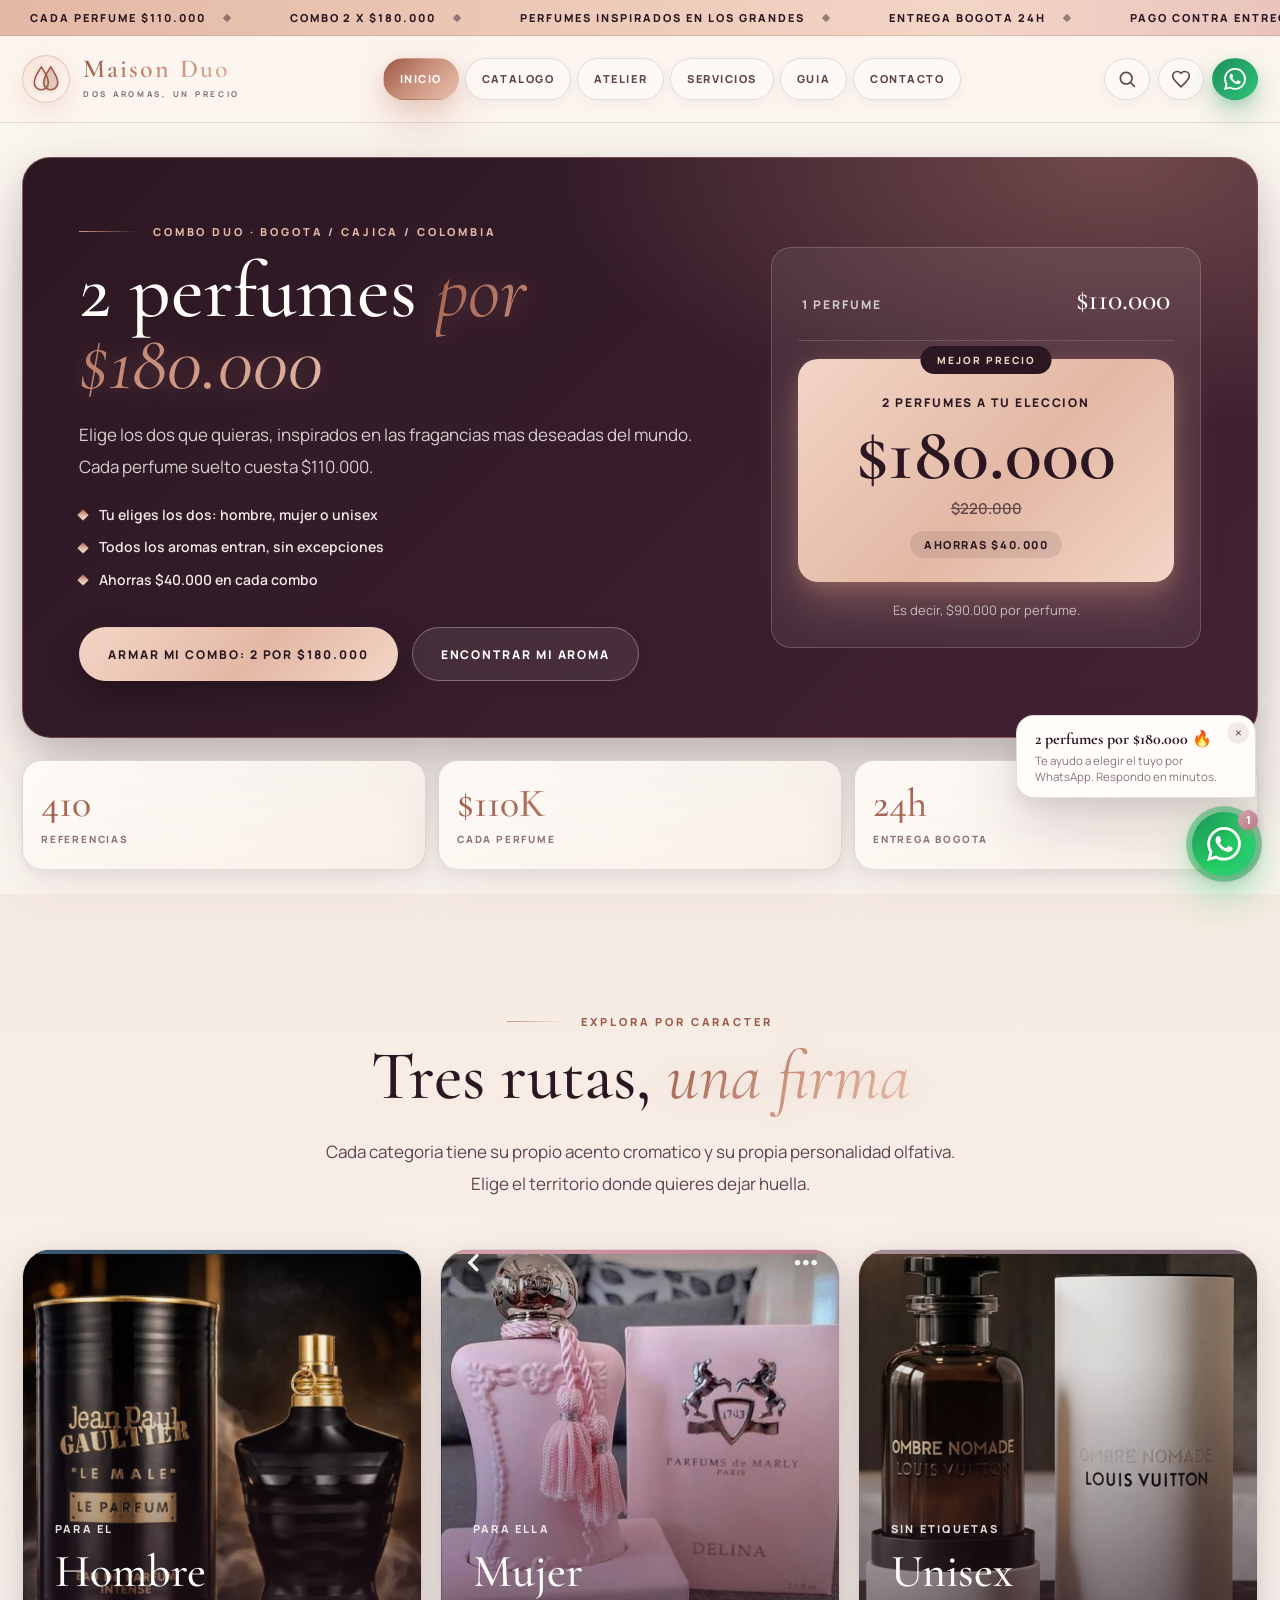
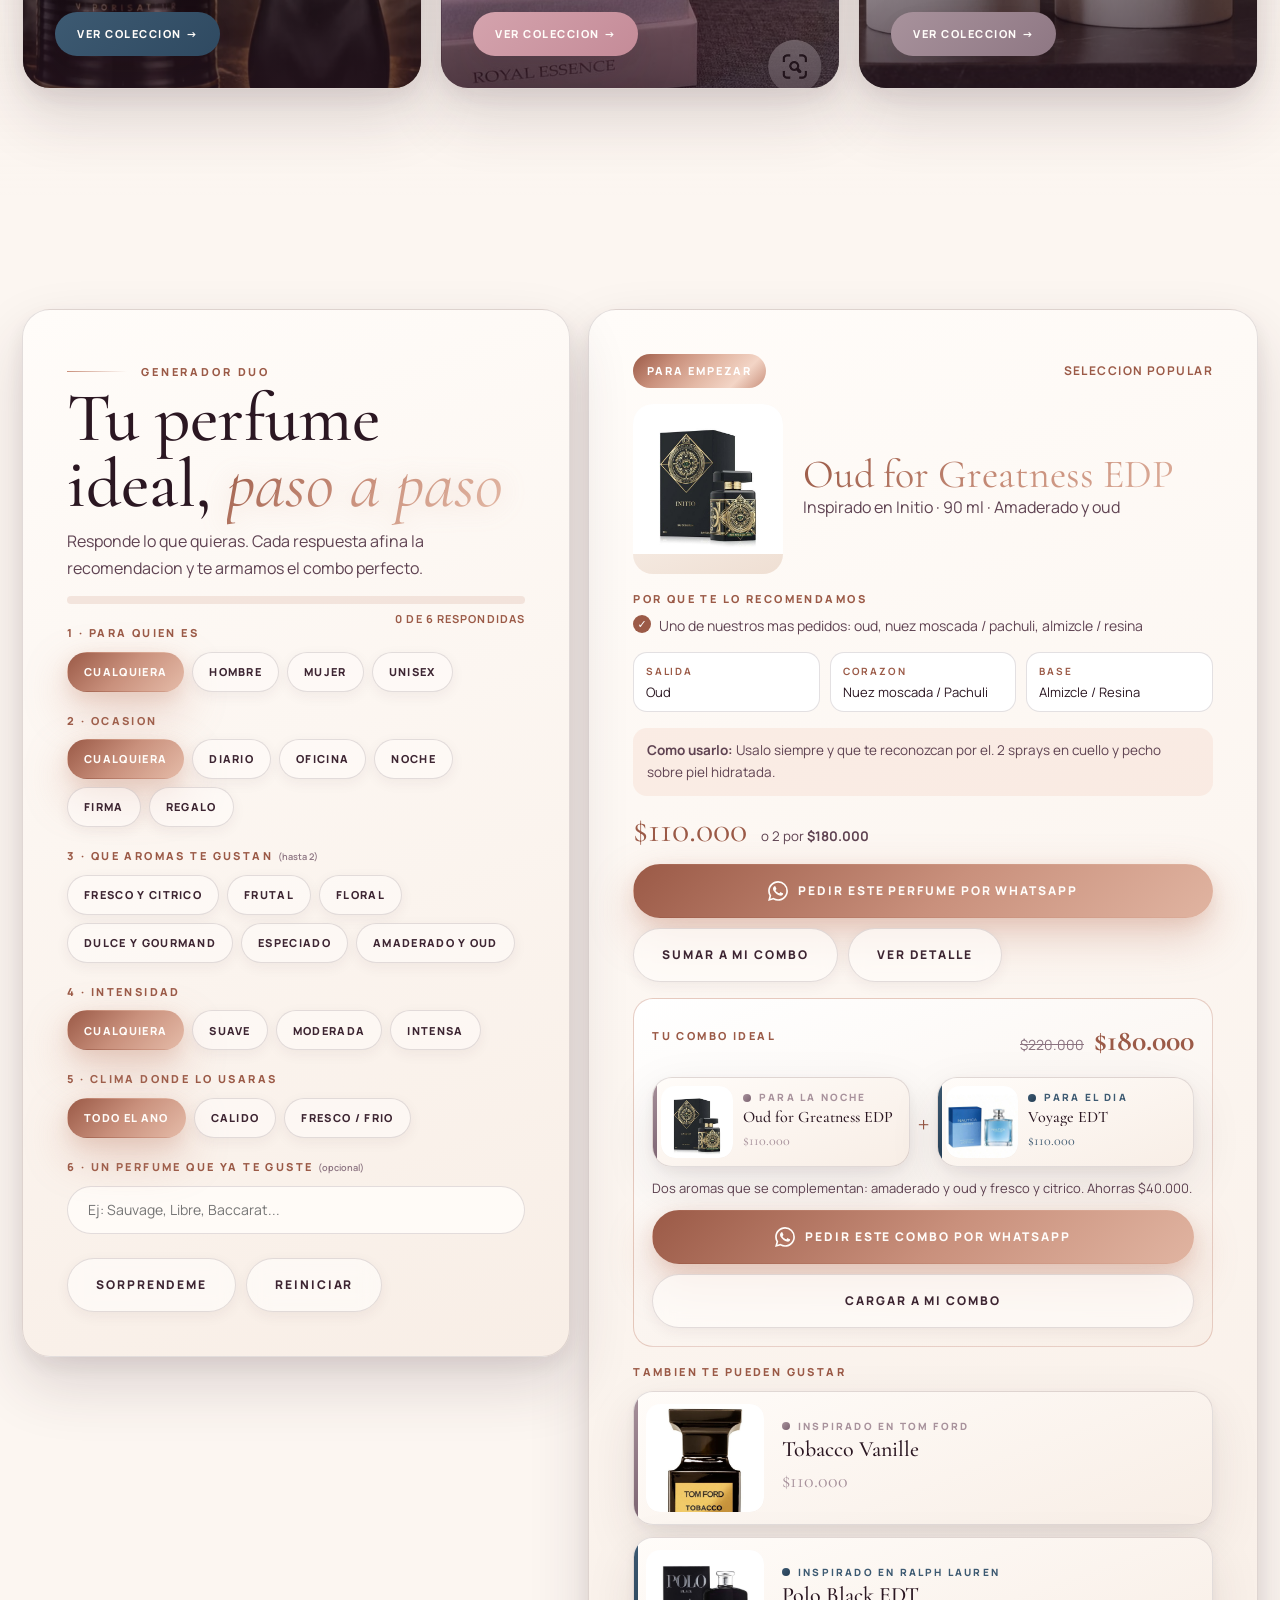
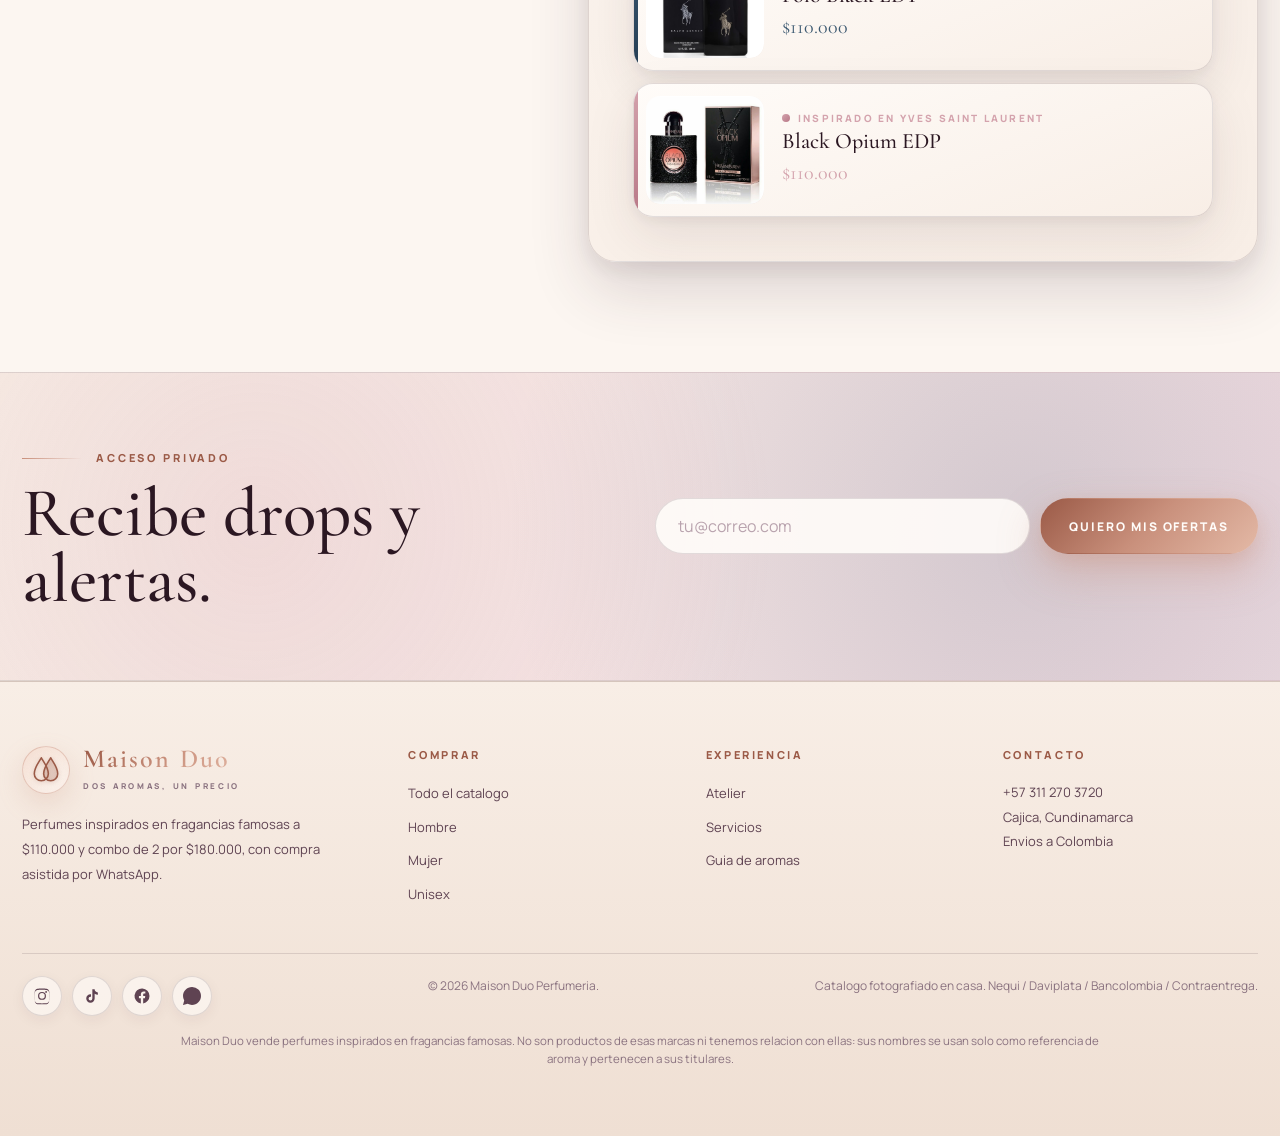
<file: index.html>
<!DOCTYPE html>
<html lang="es-CO">
<head>
  <meta charset="UTF-8">
  <meta name="viewport" content="width=device-width, initial-scale=1.0">
  <title>Maison Duo | Perfumes inspirados en los grandes, a $110.000 y combo x2 por $180.000</title>
  <meta name="description" content="Perfumes inspirados en las fragancias mas deseadas, en Colombia: cada uno a $110.000 y combo de 2 a tu eleccion por $180.000. Asesoria por WhatsApp y envios a Bogota, Cajica y todo el pais.">
  <meta name="robots" content="index,follow">
  <meta property="og:title" content="Maison Duo | Cada perfume $110.000, combo x2 $180.000">
  <meta property="og:description" content="Elige dos perfumes inspirados en las fragancias que mas te gustan y paga $180.000. Concierge por WhatsApp y catalogo separado por ocasion, estilo y categoria.">
  <meta property="og:type" content="website">
  <meta property="og:image" content="https://daniel666674.github.io/imperium-royal/images/WhatsApp%20Image%202026-06-13%20at%203.59.09%20PM%20%281%29.jpeg">
  <meta name="twitter:card" content="summary_large_image">
  <link rel="icon" href="favicon.ico" sizes="32x32">
  <link rel="preconnect" href="https://fonts.googleapis.com">
  <link rel="preconnect" href="https://fonts.gstatic.com" crossorigin>
  
  <link href="https://fonts.googleapis.com/css2?family=Cormorant+Garamond:ital,wght@0,400;0,500;0,600;1,400&family=Manrope:wght@400;500;600;700;800&display=swap" rel="stylesheet">
  <link rel="stylesheet" href="styles.css?v=20">
  <script type="application/ld+json">{"@context":"https://schema.org","@type":"Store","name":"Maison Duo","description":"Perfumeria con perfumes inspirados en fragancias famosas, a $110.000 y combo de 2 por $180.000, con asesoria privada en Colombia.","priceRange":"$110.000 - $180.000","telephone":"+57 311 270 3720","address":{"@type":"PostalAddress","addressLocality":"Cajica","addressRegion":"Cundinamarca","addressCountry":"CO"},"sameAs":["https://github.com/Daniel666674/imperium-royal"]}</script>
</head>
<body>
<a class="skip-link" href="#main">Saltar al contenido</a>
<div class="ticker"><div class="ticker-track"><span>Cada perfume $110.000</span><span>Combo 2 x $180.000</span><span>Perfumes inspirados en los grandes</span><span>Entrega Bogota 24h</span><span>Pago contra entrega</span><span>Cada perfume $110.000</span><span>Combo 2 x $180.000</span><span>Perfumes inspirados en los grandes</span><span>Entrega Bogota 24h</span><span>Pago contra entrega</span></div></div>
<header class="site-header"><div class="shell nav-inner"><a class="brand" href="index.html" aria-label="Maison Duo inicio"><span class="brand-mark" aria-hidden="true"><svg viewBox="0 0 64 64" fill="none"><path d="M22 6C26 14 37 26 37 40A15 15 0 0 1 7 40C7 26 18 14 22 6Z" stroke="currentColor" stroke-width="3.4" stroke-linejoin="round"/><path d="M42 6C46 14 57 26 57 40A15 15 0 0 1 27 40C27 26 38 14 42 6Z" fill="currentColor" fill-opacity=".2" stroke="currentColor" stroke-width="3.4" stroke-linejoin="round"/></svg></span><span><strong>Maison Duo</strong><small>Dos aromas, un precio</small></span></a><nav class="nav-links" aria-label="Navegacion principal"><a class="nav-link active" href="index.html">Inicio</a><a class="nav-link" href="catalogo.html">Catalogo</a><a class="nav-link" href="atelier.html">Atelier</a><a class="nav-link" href="servicios.html">Servicios</a><a class="nav-link" href="guia.html">Guia</a><a class="nav-link" href="contacto.html">Contacto</a></nav><div class="nav-actions"><button class="icon-btn menu-toggle" aria-label="Abrir menu">Menu</button><a class="icon-btn" href="catalogo.html" aria-label="Ir al catalogo">Buscar</a><a class="nav-link wa-btn" href="https://wa.me/573112703720?text=Hola%20Maison%20Duo%20%F0%9F%91%8B%20Quiero%20armar%20mi%20combo%20de%202%20perfumes%20por%20%24180.000.%20%C2%BFMe%20ayudan%20a%20elegir%3F%20Me%20gustan%20los%20aromas%3A%20" target="_blank" rel="noopener" aria-label="WhatsApp"><svg viewBox="0 0 32 32" fill="currentColor" aria-hidden="true"><path d="M16.003.064C7.17.064.008 7.226.008 16.062a15.94 15.94 0 0 0 2.137 7.992L0 32.064l8.2-2.148a15.98 15.98 0 0 0 7.803 1.992h.007c8.83 0 15.99-7.162 15.99-15.998 0-4.28-1.663-8.302-4.682-11.322A15.89 15.89 0 0 0 16.003.064zM23.31 19.28c-.4-.2-2.37-1.17-2.74-1.3-.37-.13-.64-.2-.9.2-.27.4-1.03 1.3-1.27 1.57-.23.27-.47.3-.87.1-.4-.2-1.69-.62-3.22-1.98-1.19-1.06-1.99-2.37-2.22-2.77-.23-.4-.02-.62.18-.82.18-.18.4-.47.6-.7.2-.23.27-.4.4-.67.13-.27.07-.5-.03-.7-.1-.2-.9-2.17-1.23-2.97-.33-.78-.66-.67-.9-.69-.23-.01-.5-.01-.77-.01-.27 0-.7.1-1.07.5-.37.4-1.4 1.37-1.4 3.34 0 1.97 1.43 3.87 1.63 4.13.2.27 2.82 4.31 6.83 6.04.95.41 1.7.66 2.28.84.96.31 1.83.26 2.52.16.77-.12 2.37-.97 2.7-1.9.33-.93.33-1.73.23-1.9-.1-.17-.37-.27-.77-.47z"/></svg></a></div></div></header>
<main id="main">
  <section class="section combo-section combo-hero" id="combo"><div class="shell">
    <div class="combo-banner reveal visible">
      <div class="combo-copy">
        <span class="eyebrow">Combo Duo &middot; Bogota / Cajica / Colombia</span>
        <h1>2 perfumes <em>por $180.000</em></h1>
        <p class="lead">Elige los dos que quieras, inspirados en las fragancias mas deseadas del mundo. Cada perfume suelto cuesta $110.000.</p>
        <ul class="combo-points">
          <li>Tu eliges los dos: hombre, mujer o unisex</li>
          <li>Todos los aromas entran, sin excepciones</li>
          <li>Ahorras $40.000 en cada combo</li>
        </ul>
        <div class="cta-row"><a class="pill-btn primary" href="catalogo.html#catalogo">Armar mi combo: 2 por $180.000</a><a class="pill-btn secondary" href="guia.html">Encontrar mi aroma</a></div>
      </div>
      <div class="combo-card" aria-label="Precios">
        <div class="combo-card-row"><span>1 perfume</span><b>$110.000</b></div>
        <div class="combo-card-hot">
          <span class="combo-badge">Mejor precio</span>
          <span class="combo-card-label">2 perfumes a tu eleccion</span>
          <b class="combo-card-price">$180.000</b>
          <s>$220.000</s>
          <span class="combo-card-save">Ahorras $40.000</span>
        </div>
        <p class="combo-card-note">Es decir, $90.000 por perfume.</p>
      </div>
    </div>
    <div class="proof-strip combo-proof reveal visible"><div><b>410</b><span>Referencias</span></div><div><b>$110K</b><span>Cada perfume</span></div><div><b>24h</b><span>Entrega Bogota</span></div></div>
  </div></section>

  <section class="section alt">
    <div class="shell">
      <div class="head-center reveal"><span class="eyebrow">Explora por caracter</span><h2>Tres rutas, <em>una firma</em></h2><p class="lead">Cada categoria tiene su propio acento cromatico y su propia personalidad olfativa. Elige el territorio donde quieres dejar huella.</p></div>
      <div class="collections reveal">
        <article class="collection-card" data-cat="hombre"><img src="images/WhatsApp%20Image%202026-06-13%20at%203.59.11%20PM.jpeg" alt="Perfumes para hombre" loading="lazy" decoding="async"><div class="c-body"><span>Para el</span><h3>Hombre</h3><a class="c-link" href="catalogo.html?cat=hombre">Ver coleccion &rarr;</a></div></article>
        <article class="collection-card" data-cat="mujer"><img src="images/WhatsApp%20Image%202026-06-13%20at%203.58.46%20PM%20%282%29.jpeg" alt="Perfumes para mujer" loading="lazy" decoding="async"><div class="c-body"><span>Para ella</span><h3>Mujer</h3><a class="c-link" href="catalogo.html?cat=mujer">Ver coleccion &rarr;</a></div></article>
        <article class="collection-card" data-cat="unisex"><img src="images/WhatsApp%20Image%202026-06-13%20at%203.58.56%20PM%20%282%29.jpeg" alt="Perfumes unisex y nicho" loading="lazy" decoding="async"><div class="c-body"><span>Sin etiquetas</span><h3>Unisex</h3><a class="c-link" href="catalogo.html?cat=unisex">Ver coleccion &rarr;</a></div></article>
      </div>
    </div>
  </section>

  <section class="section"><div class="shell finder advisor reveal" data-scent-finder></div></section>

  <section class="section alt" data-recent-section style="display:none"><div class="shell">
    <div class="section-head reveal"><div><span class="eyebrow">Tu recorrido</span><h2>Vistos <em>recientemente</em></h2></div><a class="pill-btn secondary" href="catalogo.html">Seguir viendo perfumes</a></div>
    <div class="recent-row" data-recent aria-live="polite"></div>
  </div></section>

  <section class="newsletter"><div class="shell newsletter-inner reveal"><div><span class="eyebrow">Acceso privado</span><h2>Recibe drops y alertas.</h2></div><form class="form" data-soft-submit><input type="email" placeholder="tu@correo.com" aria-label="Correo electronico" required><button class="pill-btn primary" type="submit">Quiero mis ofertas</button></form></div></section>
</main>
<footer><div class="shell footer-grid"><div><a class="brand" href="index.html"><span class="brand-mark" aria-hidden="true"><svg viewBox="0 0 64 64" fill="none"><path d="M22 6C26 14 37 26 37 40A15 15 0 0 1 7 40C7 26 18 14 22 6Z" stroke="currentColor" stroke-width="3.4" stroke-linejoin="round"/><path d="M42 6C46 14 57 26 57 40A15 15 0 0 1 27 40C27 26 38 14 42 6Z" fill="currentColor" fill-opacity=".2" stroke="currentColor" stroke-width="3.4" stroke-linejoin="round"/></svg></span><span><strong>Maison Duo</strong><small>Dos aromas, un precio</small></span></a><p style="margin-top:18px;max-width:330px">Perfumes inspirados en fragancias famosas a $110.000 y combo de 2 por $180.000, con compra asistida por WhatsApp.</p></div><div><h4>Comprar</h4><ul><li><a href="catalogo.html">Todo el catalogo</a></li><li><a href="catalogo.html?cat=hombre">Hombre</a></li><li><a href="catalogo.html?cat=mujer">Mujer</a></li><li><a href="catalogo.html?cat=unisex">Unisex</a></li></ul></div><div><h4>Experiencia</h4><ul><li><a href="atelier.html">Atelier</a></li><li><a href="servicios.html">Servicios</a></li><li><a href="guia.html">Guia de aromas</a></li></ul></div><div><h4>Contacto</h4><p>+57 311 270 3720<br>Cajica, Cundinamarca<br>Envios a Colombia</p></div></div><div class="shell footer-bottom"><span>© 2026 Maison Duo Perfumeria.</span><span>Catalogo fotografiado en casa. Nequi / Daviplata / Bancolombia / Contraentrega.</span></div></footer>
<a class="floating-wa" href="https://wa.me/573112703720?text=Hola%20Maison%20Duo%20%F0%9F%91%8B%20Quiero%20armar%20mi%20combo%20de%202%20perfumes%20por%20%24180.000.%20%C2%BFMe%20ayudan%20a%20elegir%3F%20Me%20gustan%20los%20aromas%3A%20" target="_blank" rel="noopener" aria-label="WhatsApp"><svg viewBox="0 0 32 32" fill="currentColor" aria-hidden="true"><path d="M16.003.064C7.17.064.008 7.226.008 16.062a15.94 15.94 0 0 0 2.137 7.992L0 32.064l8.2-2.148a15.98 15.98 0 0 0 7.803 1.992h.007c8.83 0 15.99-7.162 15.99-15.998 0-4.28-1.663-8.302-4.682-11.322A15.89 15.89 0 0 0 16.003.064zM23.31 19.28c-.4-.2-2.37-1.17-2.74-1.3-.37-.13-.64-.2-.9.2-.27.4-1.03 1.3-1.27 1.57-.23.27-.47.3-.87.1-.4-.2-1.69-.62-3.22-1.98-1.19-1.06-1.99-2.37-2.22-2.77-.23-.4-.02-.62.18-.82.18-.18.4-.47.6-.7.2-.23.27-.4.4-.67.13-.27.07-.5-.03-.7-.1-.2-.9-2.17-1.23-2.97-.33-.78-.66-.67-.9-.69-.23-.01-.5-.01-.77-.01-.27 0-.7.1-1.07.5-.37.4-1.4 1.37-1.4 3.34 0 1.97 1.43 3.87 1.63 4.13.2.27 2.82 4.31 6.83 6.04.95.41 1.7.66 2.28.84.96.31 1.83.26 2.52.16.77-.12 2.37-.97 2.7-1.9.33-.93.33-1.73.23-1.9-.1-.17-.37-.27-.77-.47z"/></svg></a>
<script src="site.js?v=20"></script>
</body>
</html>
</file>
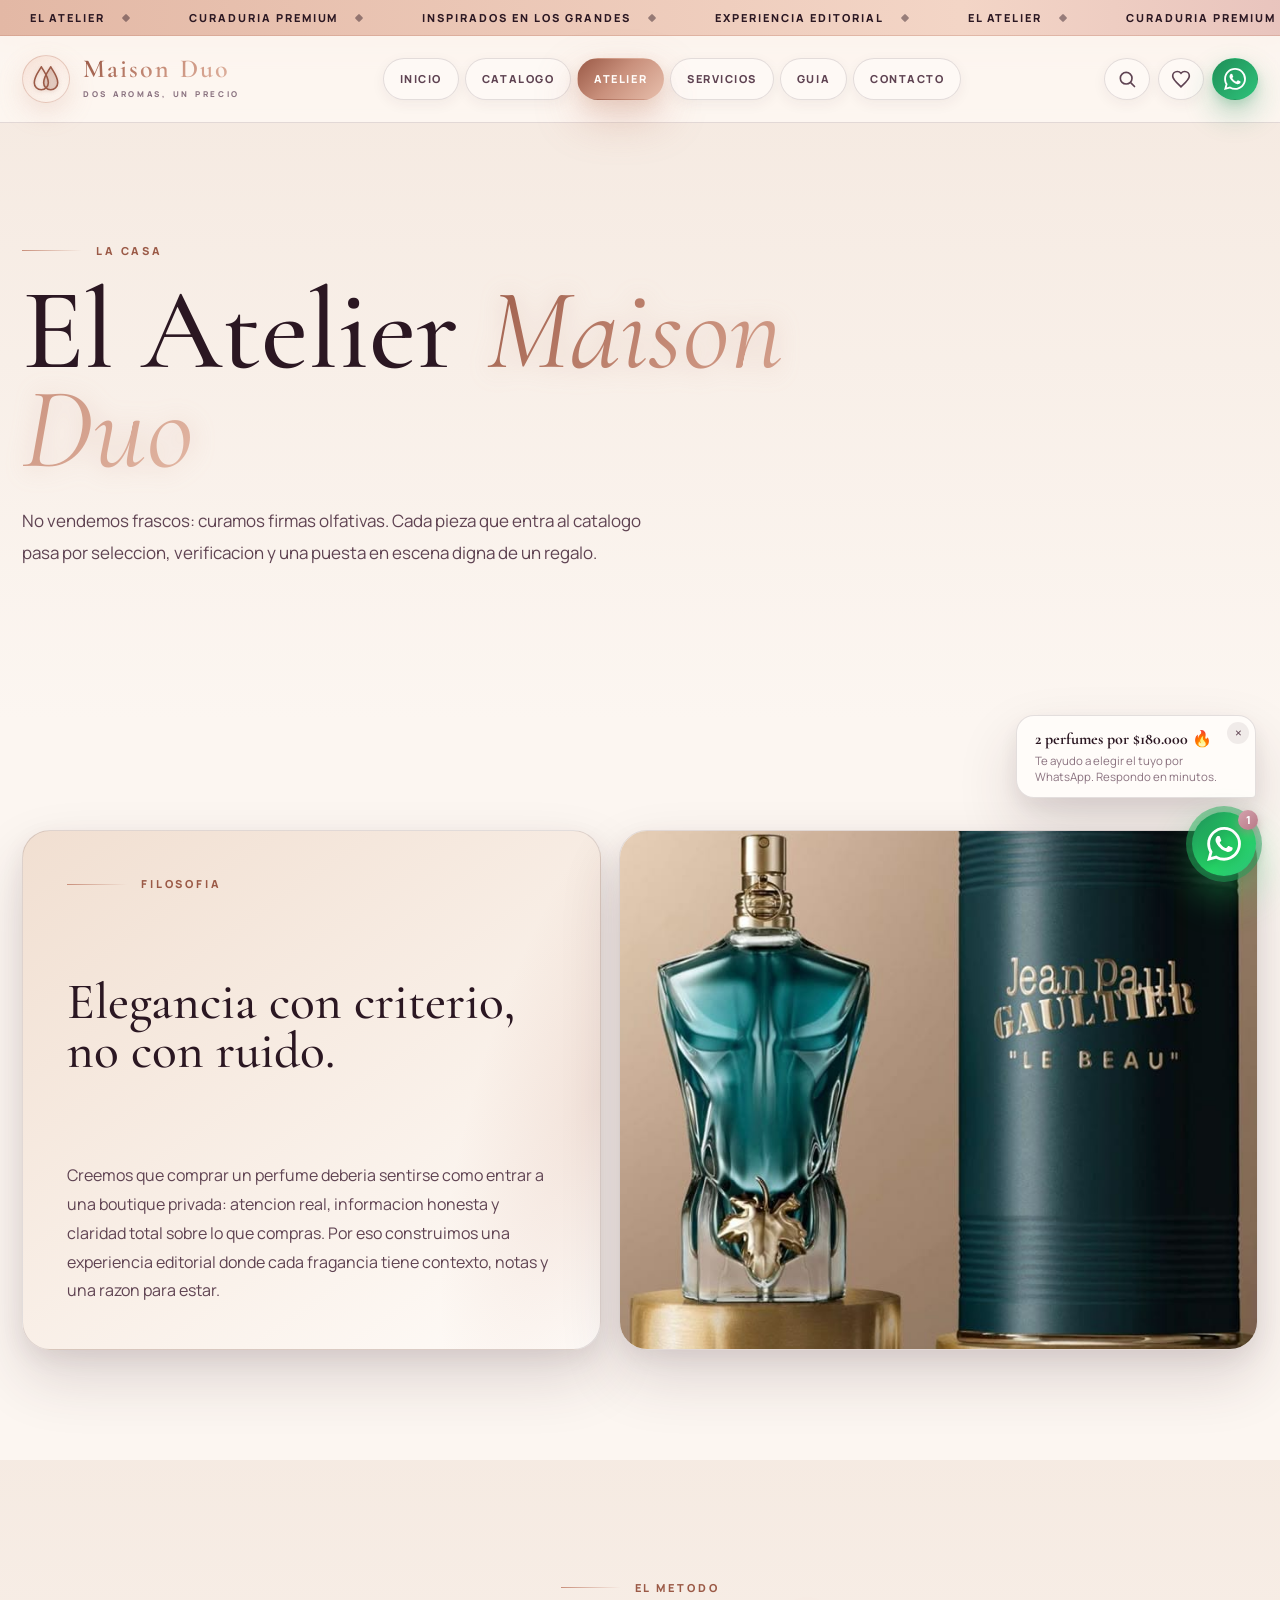
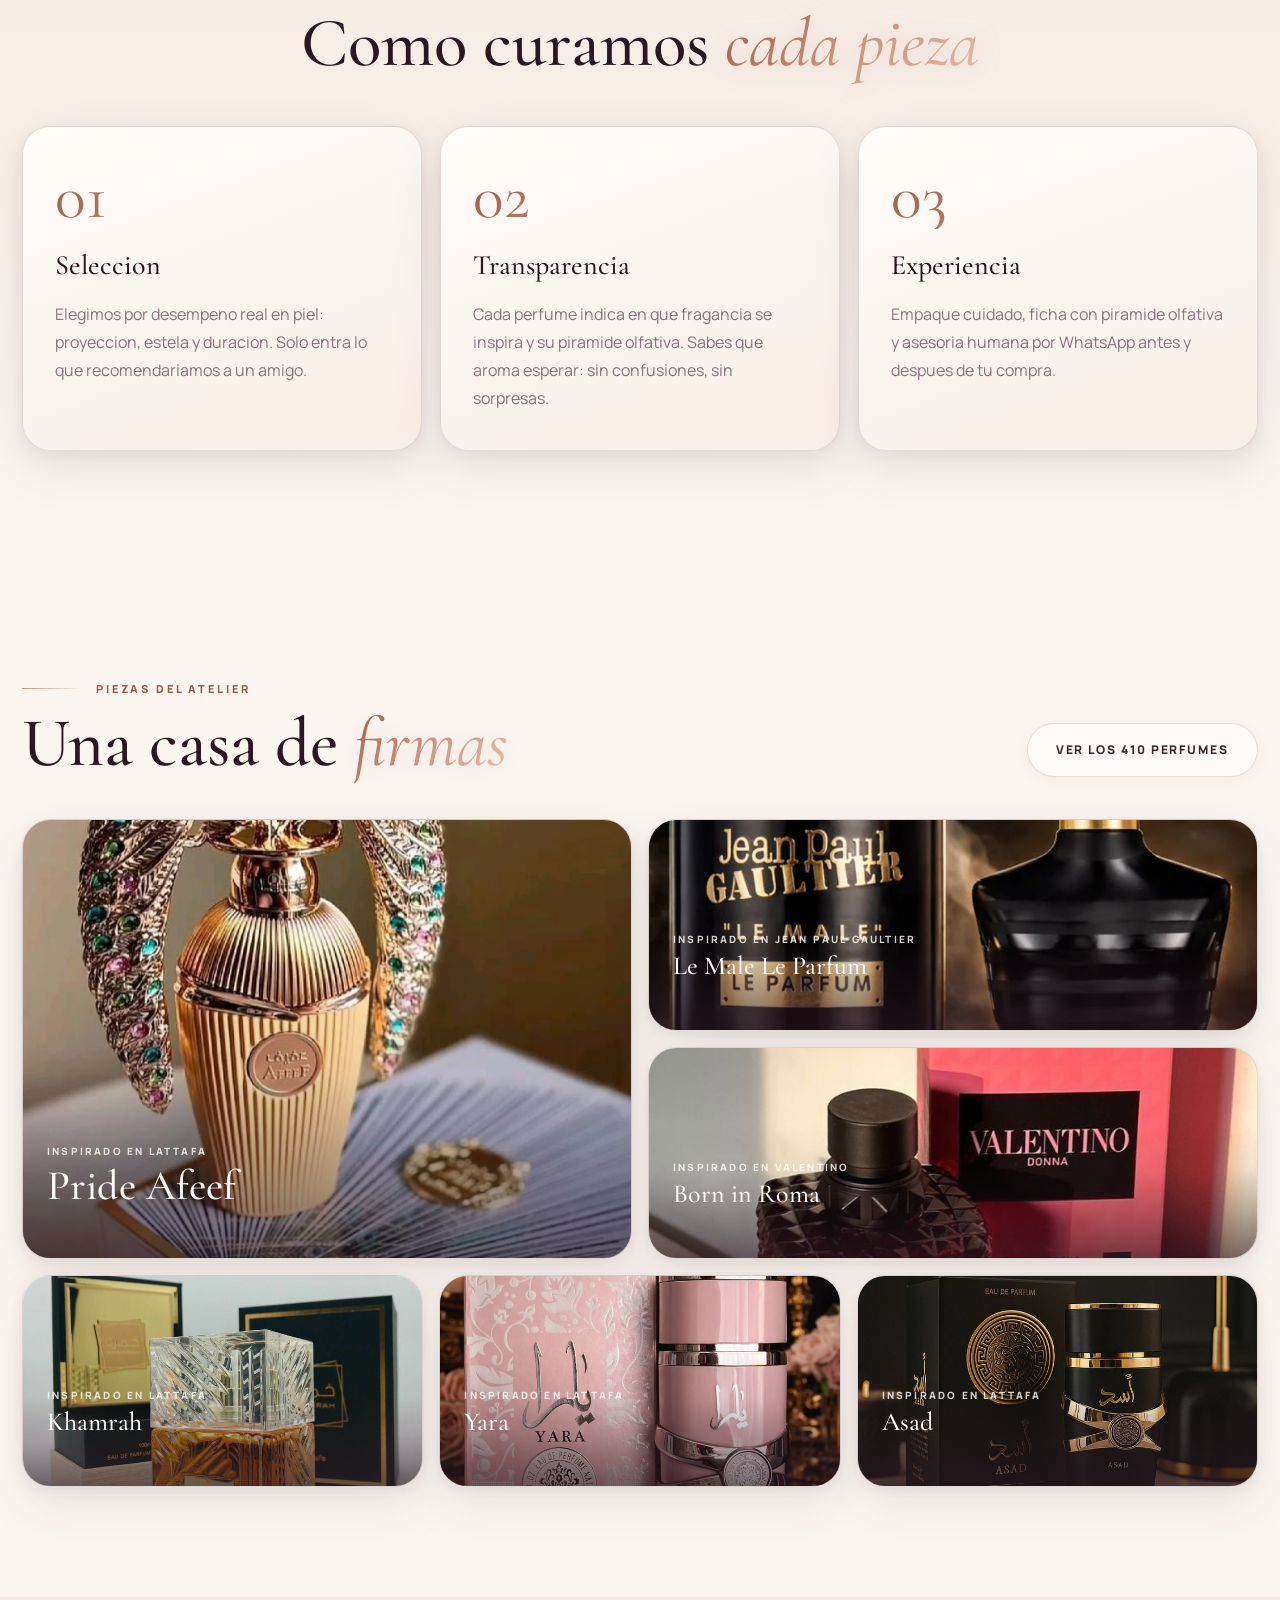
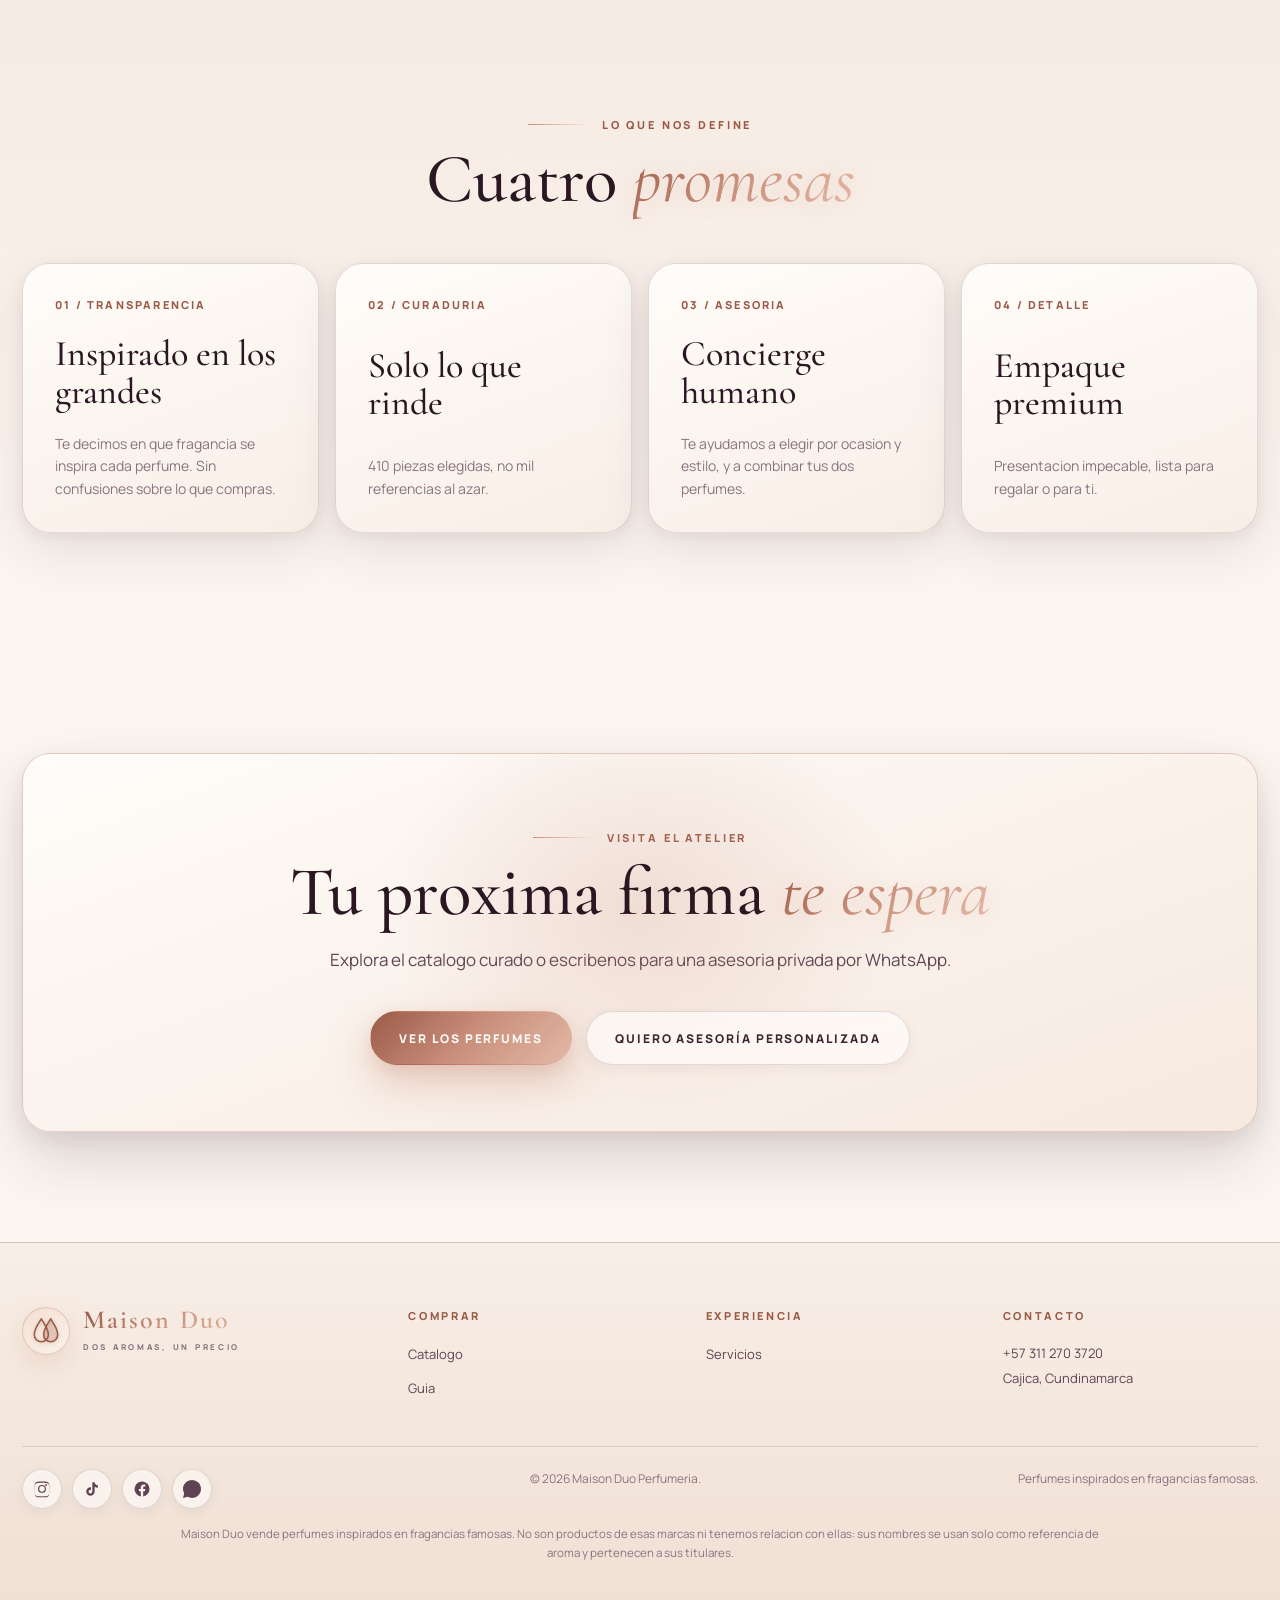
<file: atelier.html>
<!DOCTYPE html>
<html lang="es-CO">
<head>
  <meta charset="UTF-8"><meta name="viewport" content="width=device-width, initial-scale=1.0">
  <title>El Atelier | La casa Maison Duo</title>
  <meta name="description" content="Conoce el Atelier Maison Duo: como seleccionamos y presentamos perfumes inspirados en fragancias famosas en Colombia, todos a $110.000. Curaduria, transparencia y experiencia editorial.">
  <meta name="robots" content="index,follow">
  <link rel="canonical" href="https://daniel666674.github.io/imperium-royal/atelier.html">
  <meta property="og:title" content="El Atelier | Maison Duo"><meta property="og:description" content="Curaduria, transparencia y presentacion de perfumes inspirados en fragancias famosas."><meta property="og:image" content="https://daniel666674.github.io/imperium-royal/images/WhatsApp%20Image%202026-06-13%20at%203.59.09%20PM%20%281%29.jpeg"><meta name="twitter:card" content="summary_large_image">
  <link rel="icon" href="favicon.ico" sizes="32x32">
  <link rel="preconnect" href="https://fonts.googleapis.com"><link rel="preconnect" href="https://fonts.gstatic.com" crossorigin><link href="https://fonts.googleapis.com/css2?family=Cormorant+Garamond:ital,wght@0,400;0,500;0,600;1,400&family=Manrope:wght@400;500;600;700;800&display=swap" rel="stylesheet"><link rel="stylesheet" href="styles.css?v=20">
</head>
<body>
<a class="skip-link" href="#main">Saltar al contenido</a><div class="ticker"><div class="ticker-track"><span>El Atelier</span><span>Curaduria premium</span><span>Inspirados en los grandes</span><span>Experiencia editorial</span><span>El Atelier</span><span>Curaduria premium</span><span>Inspirados en los grandes</span><span>Experiencia editorial</span></div></div>
<header class="site-header"><div class="shell nav-inner"><a class="brand" href="index.html"><span class="brand-mark" aria-hidden="true"><svg viewBox="0 0 64 64" fill="none"><path d="M22 6C26 14 37 26 37 40A15 15 0 0 1 7 40C7 26 18 14 22 6Z" stroke="currentColor" stroke-width="3.4" stroke-linejoin="round"/><path d="M42 6C46 14 57 26 57 40A15 15 0 0 1 27 40C27 26 38 14 42 6Z" fill="currentColor" fill-opacity=".2" stroke="currentColor" stroke-width="3.4" stroke-linejoin="round"/></svg></span><span><strong>Maison Duo</strong><small>Dos aromas, un precio</small></span></a><nav class="nav-links"><a class="nav-link" href="index.html">Inicio</a><a class="nav-link" href="catalogo.html">Catalogo</a><a class="nav-link active" href="atelier.html">Atelier</a><a class="nav-link" href="servicios.html">Servicios</a><a class="nav-link" href="guia.html">Guia</a><a class="nav-link" href="contacto.html">Contacto</a></nav><div class="nav-actions"><button class="icon-btn menu-toggle" aria-label="Abrir menu">Menu</button><a class="nav-link wa-btn" href="https://wa.me/573112703720?text=Hola%20Maison%20Duo%20%F0%9F%91%8B%20Quiero%20armar%20mi%20combo%20de%202%20perfumes%20por%20%24180.000.%20%C2%BFMe%20ayudan%20a%20elegir%3F%20Me%20gustan%20los%20aromas%3A%20" target="_blank" rel="noopener" aria-label="WhatsApp"><svg viewBox="0 0 32 32" fill="currentColor" aria-hidden="true"><path d="M16.003.064C7.17.064.008 7.226.008 16.062a15.94 15.94 0 0 0 2.137 7.992L0 32.064l8.2-2.148a15.98 15.98 0 0 0 7.803 1.992h.007c8.83 0 15.99-7.162 15.99-15.998 0-4.28-1.663-8.302-4.682-11.322A15.89 15.89 0 0 0 16.003.064zM23.31 19.28c-.4-.2-2.37-1.17-2.74-1.3-.37-.13-.64-.2-.9.2-.27.4-1.03 1.3-1.27 1.57-.23.27-.47.3-.87.1-.4-.2-1.69-.62-3.22-1.98-1.19-1.06-1.99-2.37-2.22-2.77-.23-.4-.02-.62.18-.82.18-.18.4-.47.6-.7.2-.23.27-.4.4-.67.13-.27.07-.5-.03-.7-.1-.2-.9-2.17-1.23-2.97-.33-.78-.66-.67-.9-.69-.23-.01-.5-.01-.77-.01-.27 0-.7.1-1.07.5-.37.4-1.4 1.37-1.4 3.34 0 1.97 1.43 3.87 1.63 4.13.2.27 2.82 4.31 6.83 6.04.95.41 1.7.66 2.28.84.96.31 1.83.26 2.52.16.77-.12 2.37-.97 2.7-1.9.33-.93.33-1.73.23-1.9-.1-.17-.37-.27-.77-.47z"/></svg></a></div></div></header>
<main id="main">
  <section class="section alt"><div class="shell section-head reveal"><div><span class="eyebrow">La casa</span><h1>El Atelier <em>Maison Duo</em></h1><p class="lead">No vendemos frascos: curamos firmas olfativas. Cada pieza que entra al catalogo pasa por seleccion, verificacion y una puesta en escena digna de un regalo.</p></div></div></section>

  <section class="section"><div class="shell split reveal">
    <article class="panel" data-tone="copper"><span class="eyebrow">Filosofia</span><h3>Elegancia con criterio, no con ruido.</h3><p>Creemos que comprar un perfume deberia sentirse como entrar a una boutique privada: atencion real, informacion honesta y claridad total sobre lo que compras. Por eso construimos una experiencia editorial donde cada fragancia tiene contexto, notas y una razon para estar.</p></article>
    <figure class="article-hero" style="margin:0"><img src="images/WhatsApp%20Image%202026-06-13%20at%203.59.09%20PM%20%281%29.jpeg" alt="Jean Paul Gaultier Le Beau presentado en el atelier" loading="lazy" decoding="async"></figure>
  </div></section>

  <section class="section alt"><div class="shell">
    <div class="head-center reveal"><span class="eyebrow">El metodo</span><h2>Como curamos <em>cada pieza</em></h2></div>
    <div class="steps reveal">
      <article class="step"><div class="num">01</div><h3>Seleccion</h3><p>Elegimos por desempeno real en piel: proyeccion, estela y duracion. Solo entra lo que recomendariamos a un amigo.</p></article>
      <article class="step"><div class="num">02</div><h3>Transparencia</h3><p>Cada perfume indica en que fragancia se inspira y su piramide olfativa. Sabes que aroma esperar: sin confusiones, sin sorpresas.</p></article>
      <article class="step"><div class="num">03</div><h3>Experiencia</h3><p>Empaque cuidado, ficha con piramide olfativa y asesoria humana por WhatsApp antes y despues de tu compra.</p></article>
    </div>
  </div></section>

  <section class="section"><div class="shell">
    <div class="section-head reveal"><div><span class="eyebrow">Piezas del atelier</span><h2>Una casa de <em>firmas</em></h2></div><a class="pill-btn secondary" href="catalogo.html">Ver los 410 perfumes</a></div>
    <div class="showcase reveal">
      <a class="show-tile feat" href="catalogo.html?cat=mujer" data-open="63"><img src="images/WhatsApp%20Image%202026-06-13%20at%203.59.09%20PM%20%282%29.jpeg" alt="Perfume inspirado en Lattafa Pride Afeef" loading="lazy" decoding="async"><div class="cap"><small>Inspirado en Lattafa</small><b>Pride Afeef</b><em>Ver detalle &rarr;</em></div></a>
      <a class="show-tile wide" href="catalogo.html?cat=hombre" data-open="71"><img src="images/WhatsApp%20Image%202026-06-13%20at%203.59.11%20PM.jpeg" alt="Perfume inspirado en Jean Paul Gaultier Le Male Le Parfum" loading="lazy" decoding="async"><div class="cap"><small>Inspirado en Jean Paul Gaultier</small><b>Le Male Le Parfum</b><em>Ver detalle &rarr;</em></div></a>
      <a class="show-tile wide" href="catalogo.html?cat=hombre" data-open="60"><img src="images/WhatsApp%20Image%202026-06-13%20at%203.58.45%20PM.jpeg" alt="Perfume inspirado en Valentino Born in Roma" loading="lazy" decoding="async"><div class="cap"><small>Inspirado en Valentino</small><b>Born in Roma</b><em>Ver detalle &rarr;</em></div></a>
      <a class="show-tile std" href="catalogo.html?cat=unisex" data-open="67"><img src="images/WhatsApp%20Image%202026-06-13%20at%203.59.10%20PM%20%281%29.jpeg" alt="Perfume inspirado en Lattafa Khamrah" loading="lazy" decoding="async"><div class="cap"><small>Inspirado en Lattafa</small><b>Khamrah</b><em>Ver detalle &rarr;</em></div></a>
      <a class="show-tile std" href="catalogo.html?cat=mujer" data-open="61"><img src="images/WhatsApp%20Image%202026-06-13%20at%203.59.08%20PM.jpeg" alt="Perfume inspirado en Lattafa Yara" loading="lazy" decoding="async"><div class="cap"><small>Inspirado en Lattafa</small><b>Yara</b><em>Ver detalle &rarr;</em></div></a>
      <a class="show-tile std" href="catalogo.html?cat=unisex" data-open="69"><img src="images/WhatsApp%20Image%202026-06-13%20at%203.59.10%20PM%20%283%29.jpeg" alt="Perfume inspirado en Lattafa Asad" loading="lazy" decoding="async"><div class="cap"><small>Inspirado en Lattafa</small><b>Asad</b><em>Ver detalle &rarr;</em></div></a>
    </div>
  </div></section>

  <section class="section alt"><div class="shell">
    <div class="head-center reveal"><span class="eyebrow">Lo que nos define</span><h2>Cuatro <em>promesas</em></h2></div>
    <div class="grid-four reveal">
      <article class="feature-tile"><span>01 / Transparencia</span><b>Inspirado en los grandes</b><p>Te decimos en que fragancia se inspira cada perfume. Sin confusiones sobre lo que compras.</p></article>
      <article class="feature-tile"><span>02 / Curaduria</span><b>Solo lo que rinde</b><p>410 piezas elegidas, no mil referencias al azar.</p></article>
      <article class="feature-tile"><span>03 / Asesoria</span><b>Concierge humano</b><p>Te ayudamos a elegir por ocasion y estilo, y a combinar tus dos perfumes.</p></article>
      <article class="feature-tile"><span>04 / Detalle</span><b>Empaque premium</b><p>Presentacion impecable, lista para regalar o para ti.</p></article>
    </div>
  </div></section>

  <section class="section"><div class="shell reveal"><div class="cta-band"><span class="eyebrow" style="justify-content:center">Visita el atelier</span><h2>Tu proxima firma <em>te espera</em></h2><p class="lead" style="margin:18px auto 0">Explora el catalogo curado o escribenos para una asesoria privada por WhatsApp.</p><div class="cta-row"><a class="pill-btn primary" href="catalogo.html">Ver los perfumes</a><a class="pill-btn secondary" href="contacto.html">Quiero asesoría personalizada</a></div></div></div></section>
</main>
<footer><div class="shell footer-grid"><div><a class="brand" href="index.html"><span class="brand-mark" aria-hidden="true"><svg viewBox="0 0 64 64" fill="none"><path d="M22 6C26 14 37 26 37 40A15 15 0 0 1 7 40C7 26 18 14 22 6Z" stroke="currentColor" stroke-width="3.4" stroke-linejoin="round"/><path d="M42 6C46 14 57 26 57 40A15 15 0 0 1 27 40C27 26 38 14 42 6Z" fill="currentColor" fill-opacity=".2" stroke="currentColor" stroke-width="3.4" stroke-linejoin="round"/></svg></span><span><strong>Maison Duo</strong><small>Dos aromas, un precio</small></span></a></div><div><h4>Comprar</h4><ul><li><a href="catalogo.html">Catalogo</a></li><li><a href="guia.html">Guia</a></li></ul></div><div><h4>Experiencia</h4><ul><li><a href="servicios.html">Servicios</a></li></ul></div><div><h4>Contacto</h4><p>+57 311 270 3720<br>Cajica, Cundinamarca</p></div></div><div class="shell footer-bottom"><span>© 2026 Maison Duo Perfumeria.</span><span>Perfumes inspirados en fragancias famosas.</span></div></footer>
<a class="floating-wa" href="https://wa.me/573112703720?text=Hola%20Maison%20Duo%20%F0%9F%91%8B%20Quiero%20armar%20mi%20combo%20de%202%20perfumes%20por%20%24180.000.%20%C2%BFMe%20ayudan%20a%20elegir%3F%20Me%20gustan%20los%20aromas%3A%20" target="_blank" rel="noopener" aria-label="WhatsApp"><svg viewBox="0 0 32 32" fill="currentColor" aria-hidden="true"><path d="M16.003.064C7.17.064.008 7.226.008 16.062a15.94 15.94 0 0 0 2.137 7.992L0 32.064l8.2-2.148a15.98 15.98 0 0 0 7.803 1.992h.007c8.83 0 15.99-7.162 15.99-15.998 0-4.28-1.663-8.302-4.682-11.322A15.89 15.89 0 0 0 16.003.064zM23.31 19.28c-.4-.2-2.37-1.17-2.74-1.3-.37-.13-.64-.2-.9.2-.27.4-1.03 1.3-1.27 1.57-.23.27-.47.3-.87.1-.4-.2-1.69-.62-3.22-1.98-1.19-1.06-1.99-2.37-2.22-2.77-.23-.4-.02-.62.18-.82.18-.18.4-.47.6-.7.2-.23.27-.4.4-.67.13-.27.07-.5-.03-.7-.1-.2-.9-2.17-1.23-2.97-.33-.78-.66-.67-.9-.69-.23-.01-.5-.01-.77-.01-.27 0-.7.1-1.07.5-.37.4-1.4 1.37-1.4 3.34 0 1.97 1.43 3.87 1.63 4.13.2.27 2.82 4.31 6.83 6.04.95.41 1.7.66 2.28.84.96.31 1.83.26 2.52.16.77-.12 2.37-.97 2.7-1.9.33-.93.33-1.73.23-1.9-.1-.17-.37-.27-.77-.47z"/></svg></a>
<script src="site.js?v=20"></script>
</body>
</html>
</file>
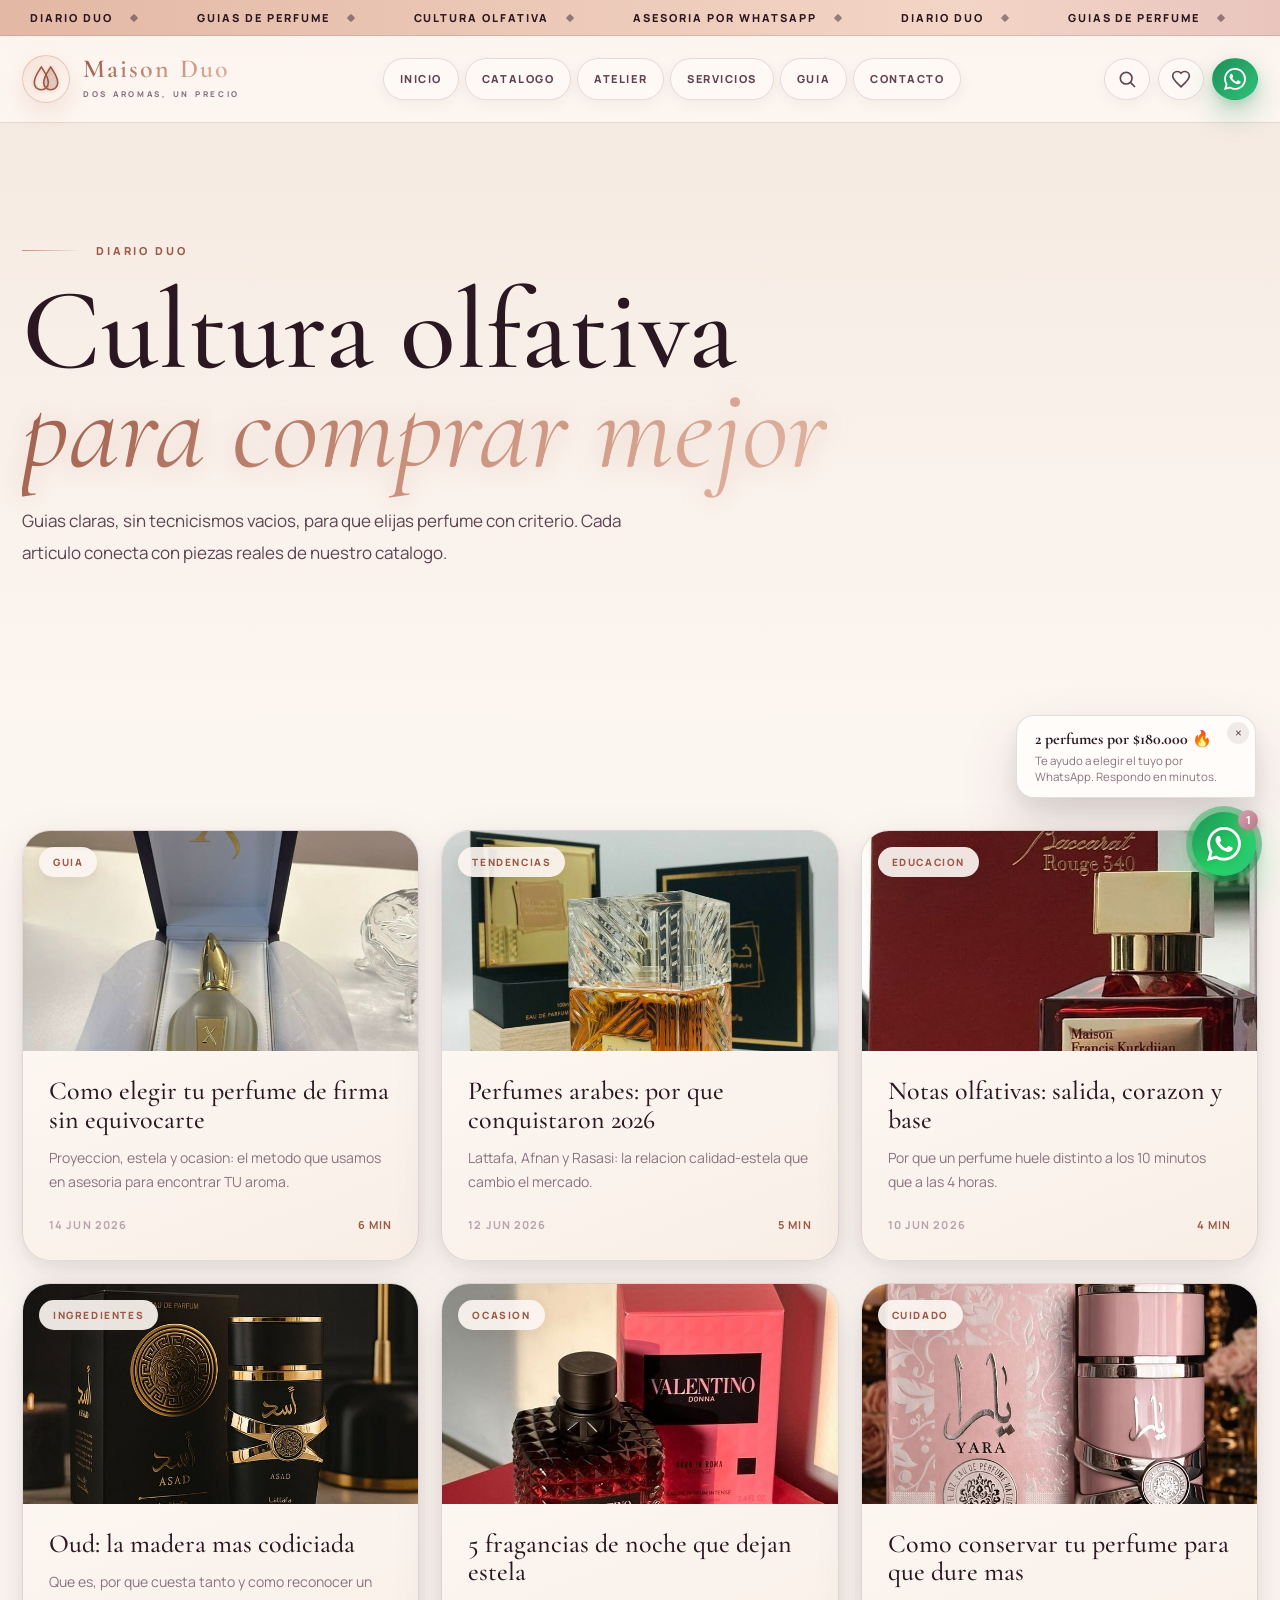
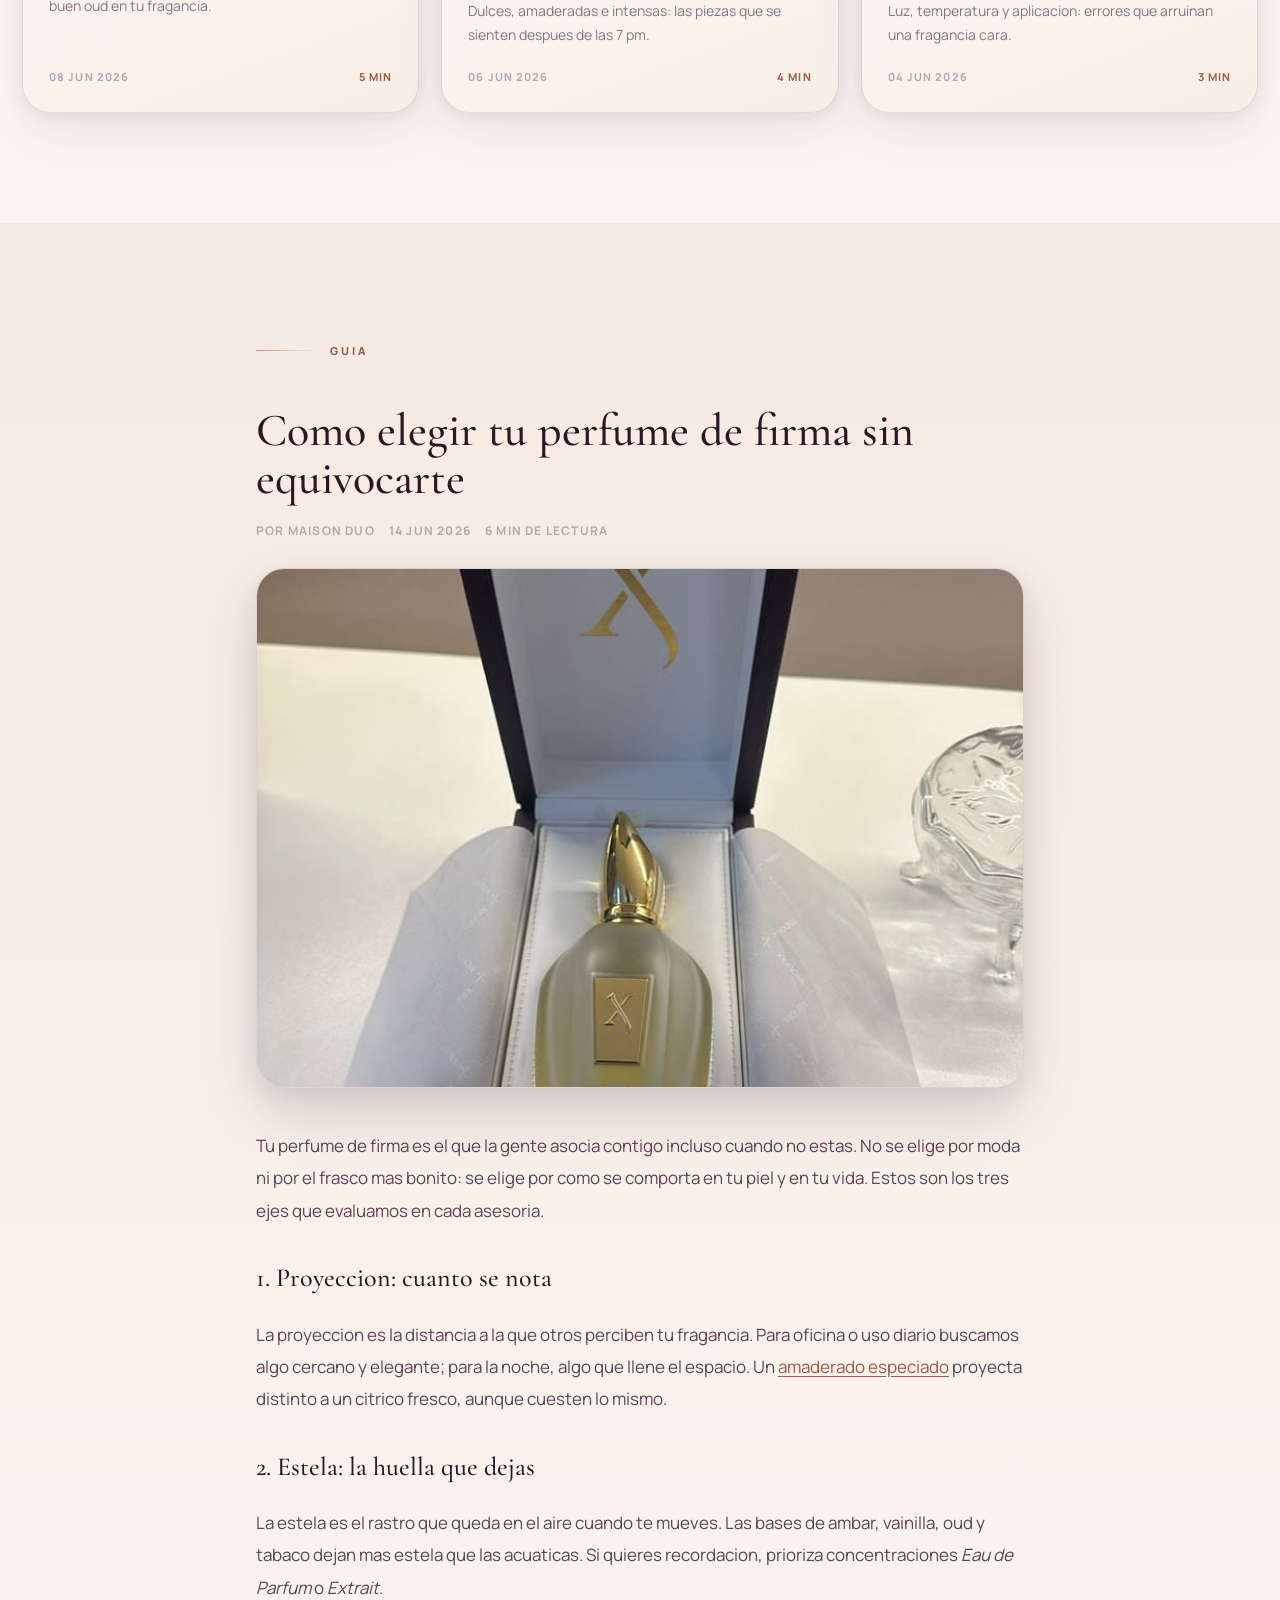
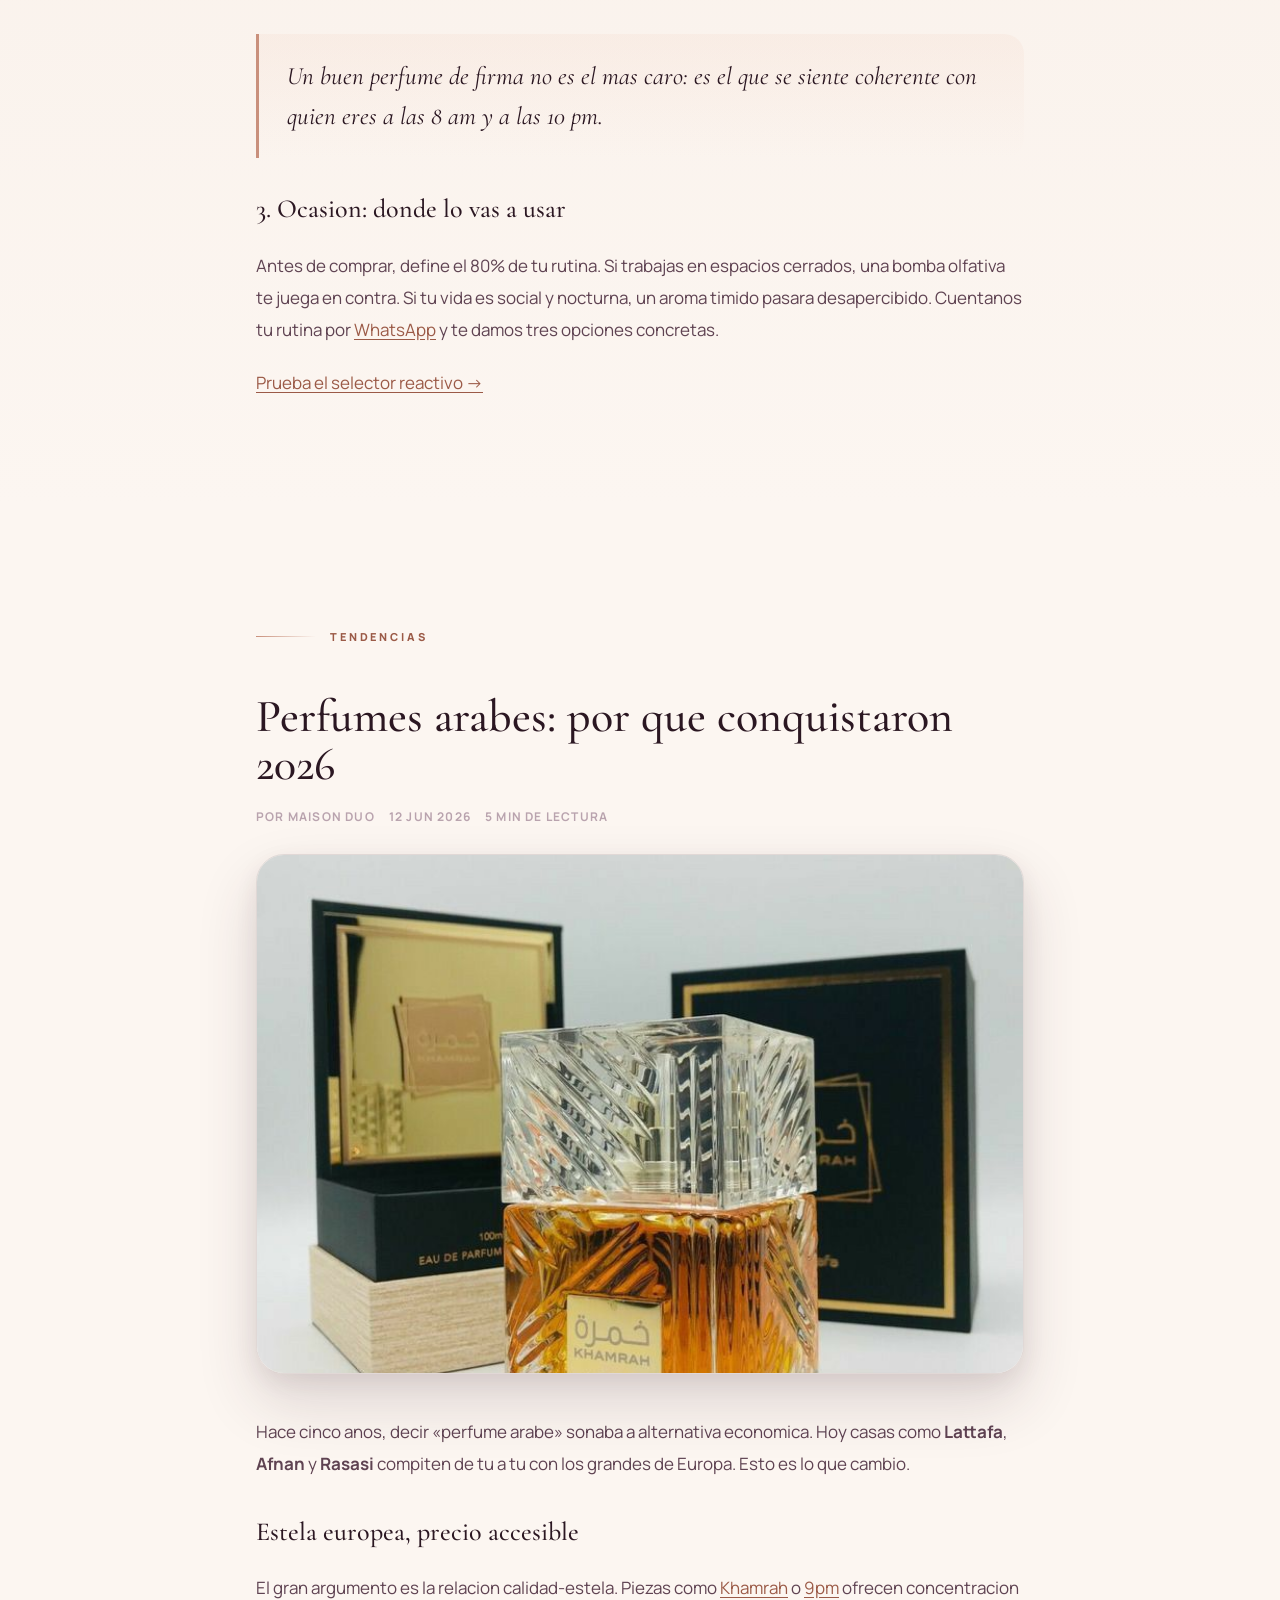
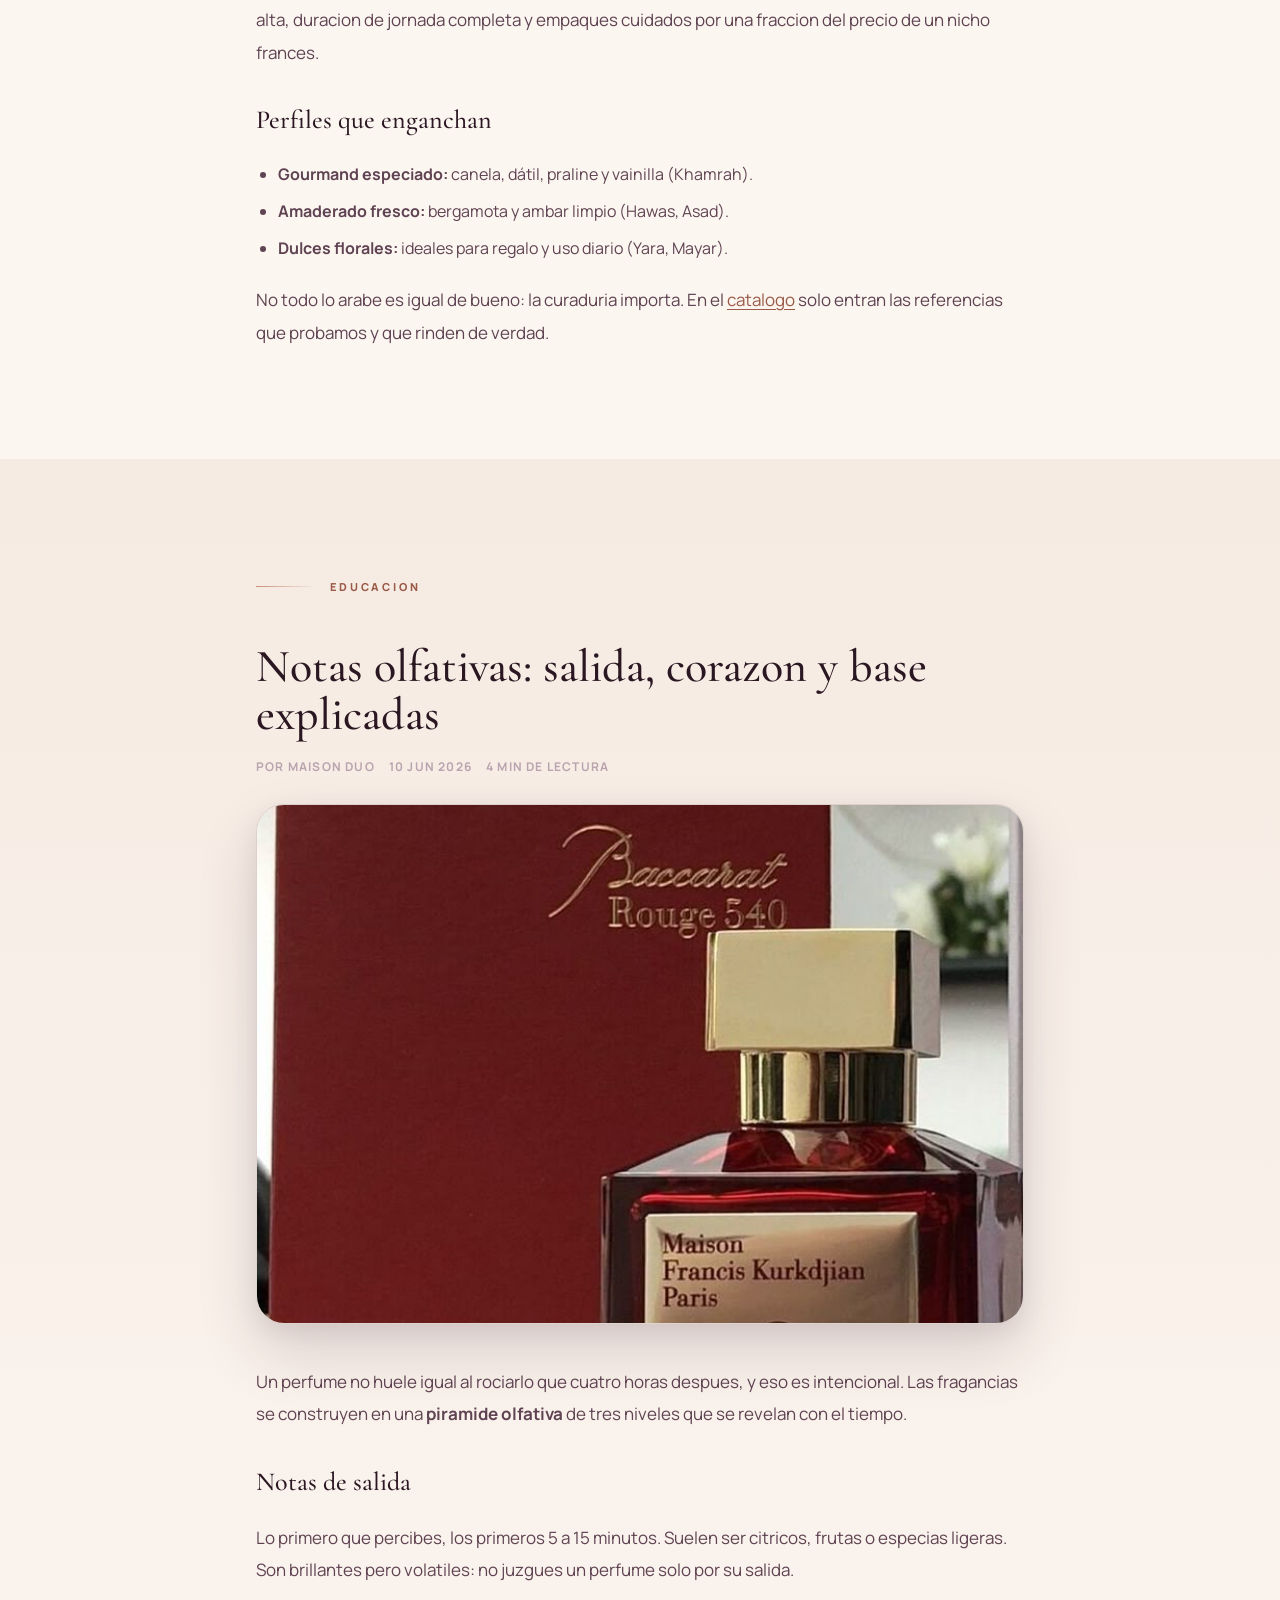
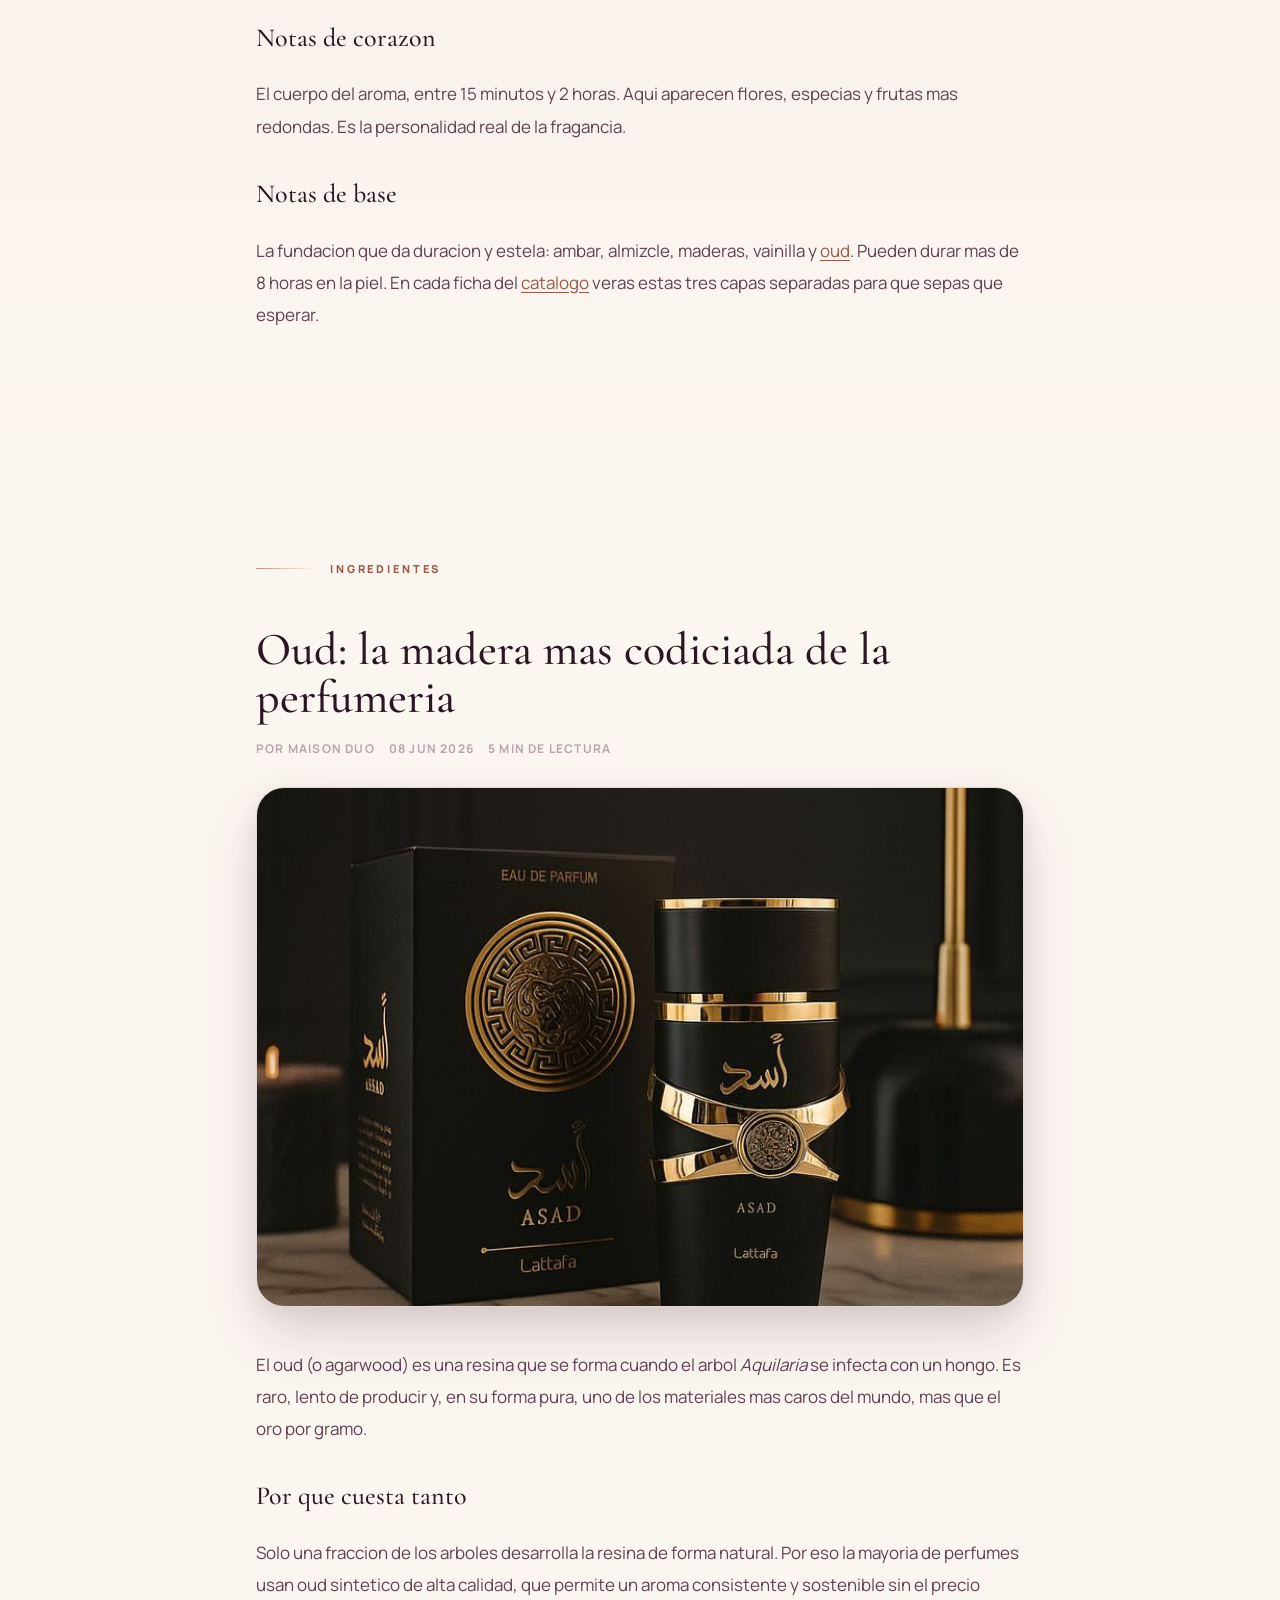
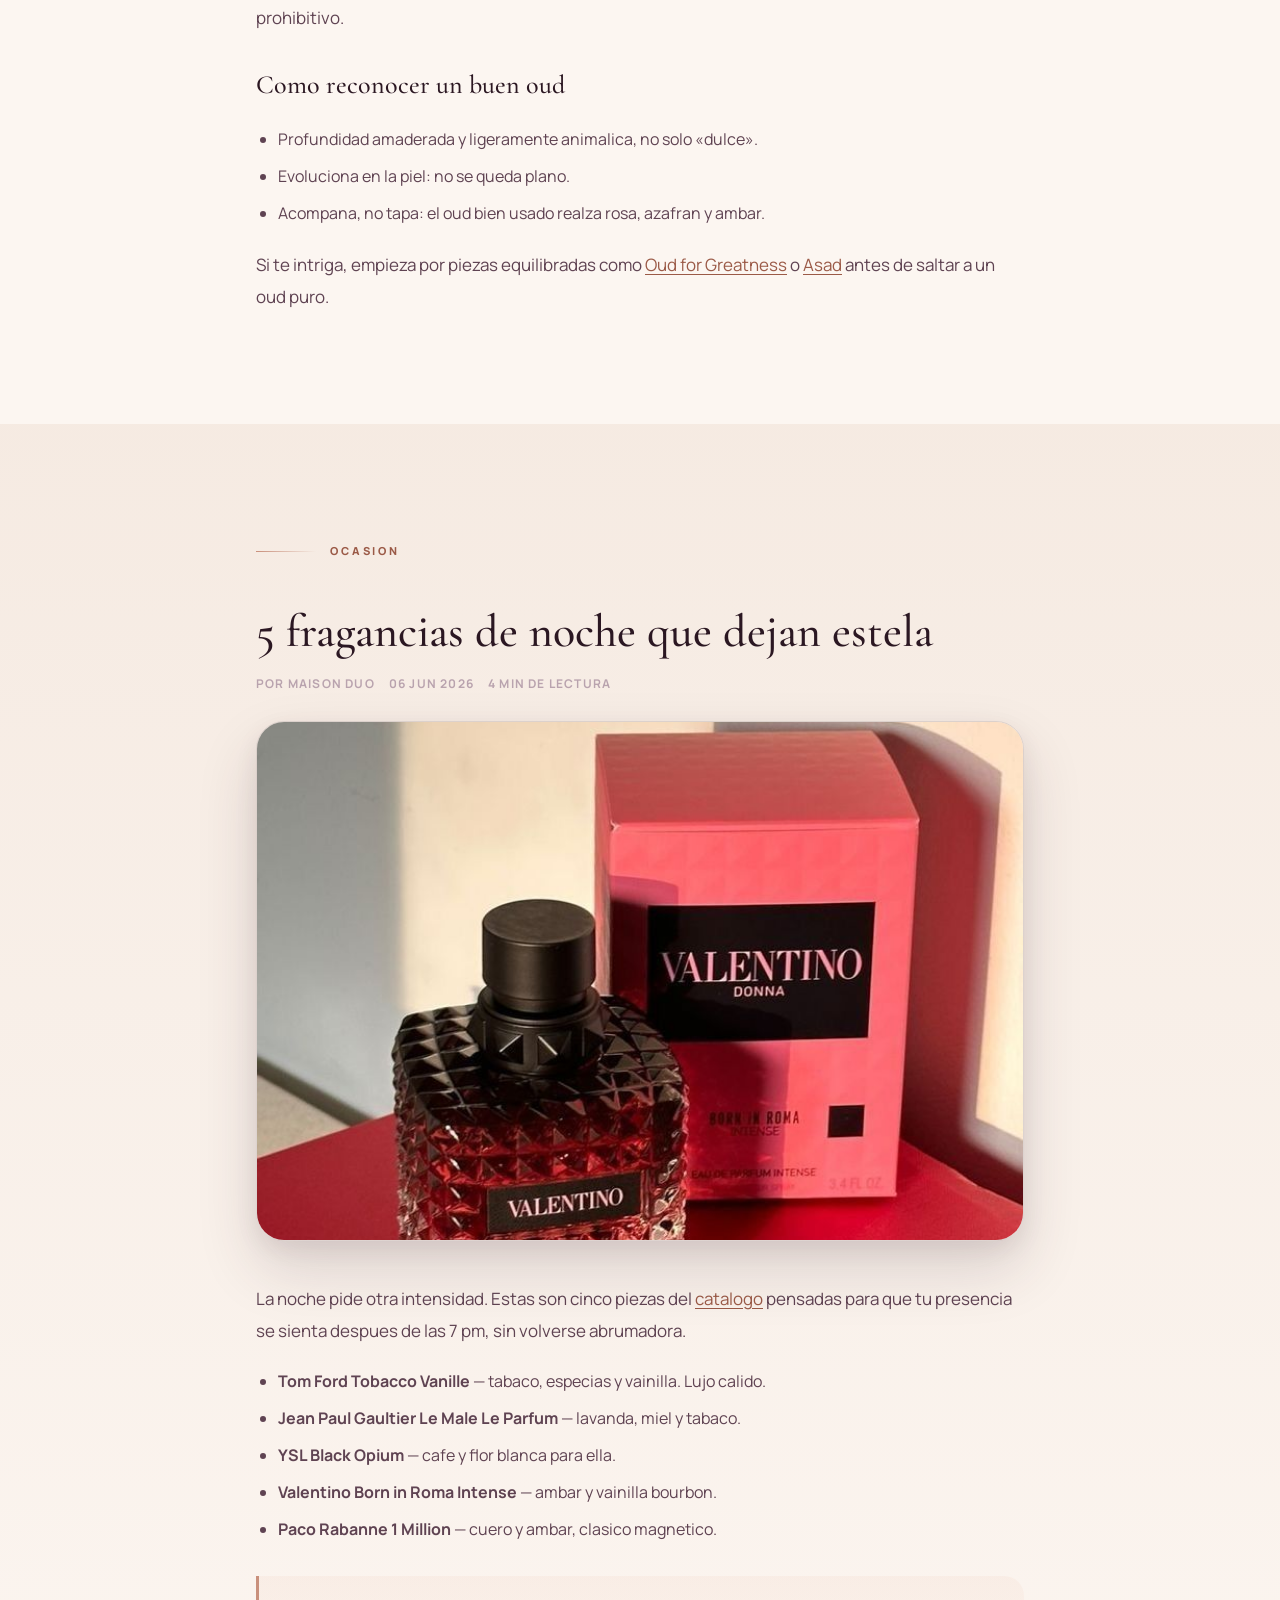
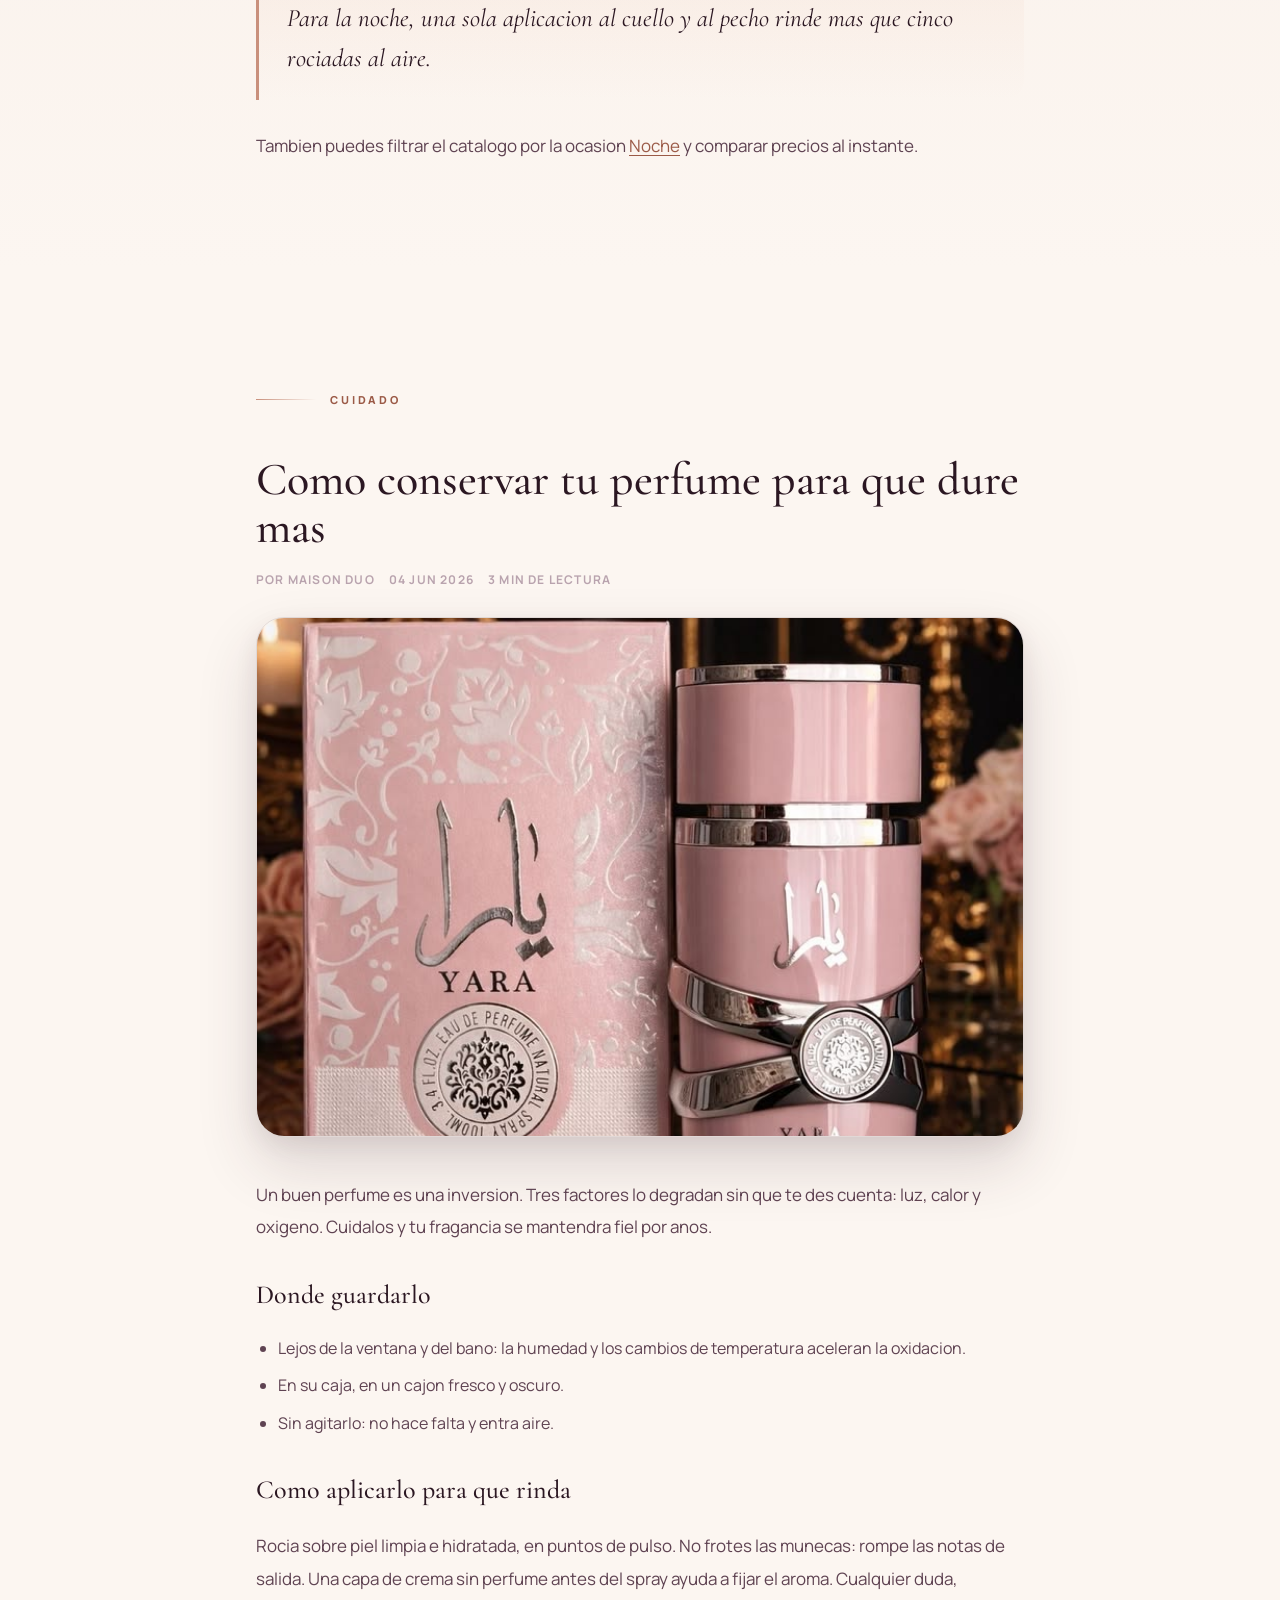
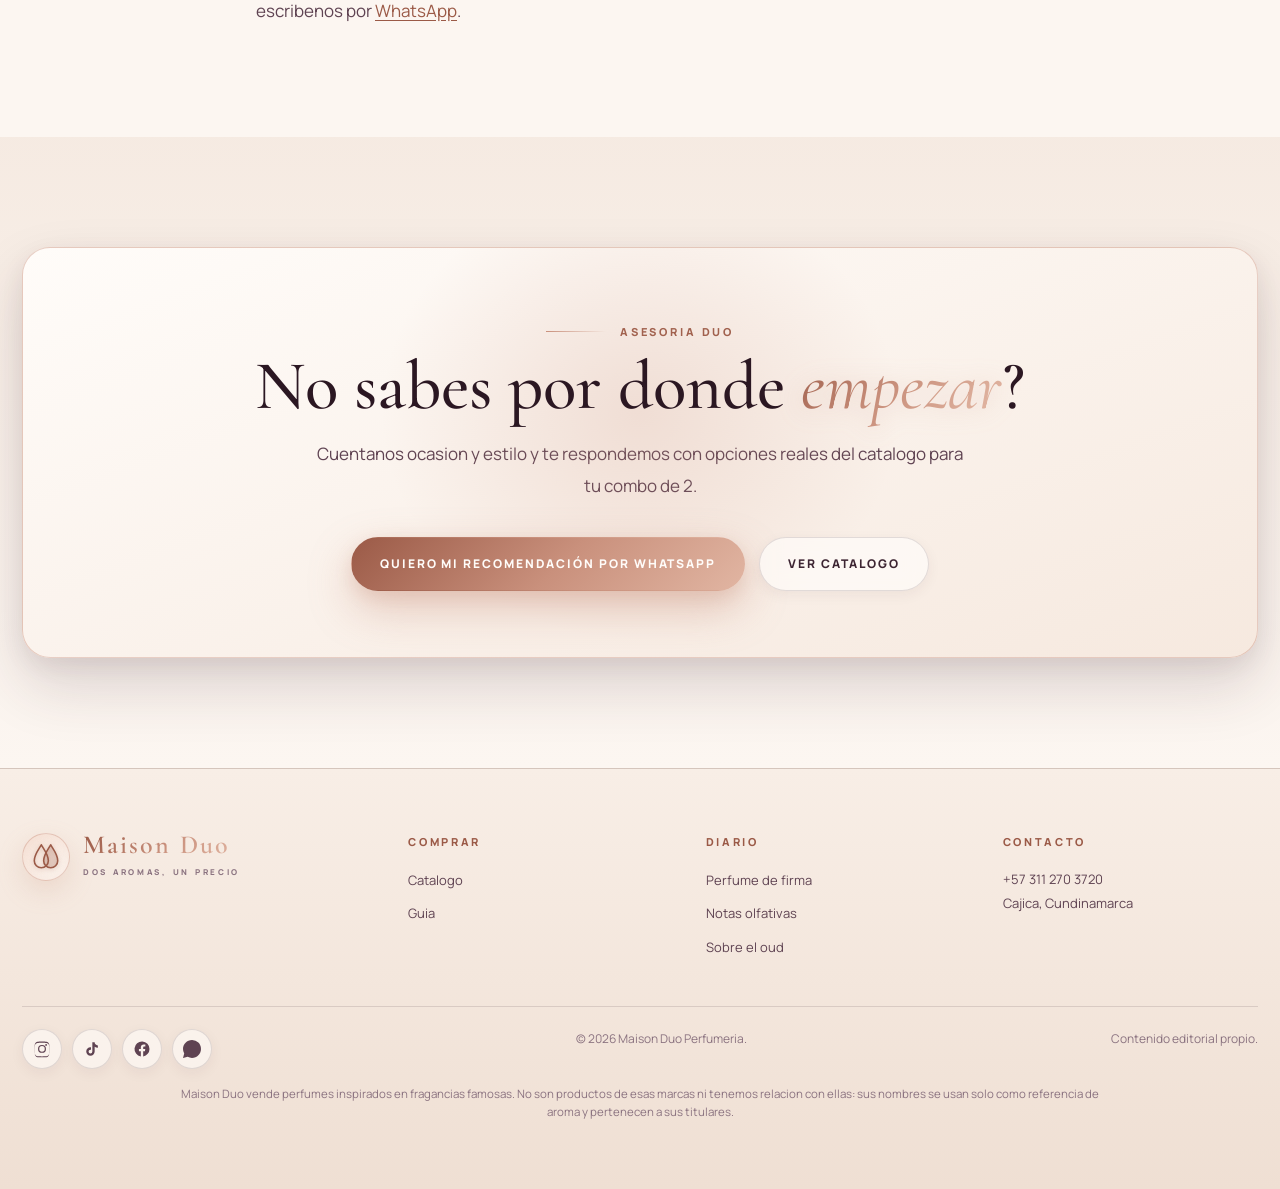
<file: blog.html>
<!DOCTYPE html>
<html lang="es-CO">
<head>
  <meta charset="UTF-8"><meta name="viewport" content="width=device-width, initial-scale=1.0">
  <title>Diario Duo | Guia y cultura de perfumes - Maison Duo</title>
  <meta name="description" content="Diario Duo: aprende a elegir perfume, entender notas olfativas, descubrir perfumes arabes y cuidar tus fragancias. Guias escritas por el equipo de Maison Duo.">
  <meta name="keywords" content="como elegir perfume, perfumes arabes, notas olfativas, oud, perfume de firma, fragancias de noche, Maison Duo Colombia">
  <meta name="robots" content="noindex,nofollow">
  <link rel="canonical" href="https://daniel666674.github.io/imperium-royal/blog.html">
  <meta property="og:type" content="website"><meta property="og:title" content="Diario Duo | Cultura de perfumes"><meta property="og:description" content="Guias para elegir, entender y disfrutar perfumes inspirados en fragancias famosas en Colombia."><meta property="og:image" content="https://daniel666674.github.io/imperium-royal/images/WhatsApp%20Image%202026-06-13%20at%203.58.59%20PM.jpeg"><meta name="twitter:card" content="summary_large_image">
  <link rel="icon" href="favicon.ico" sizes="32x32">
  <link rel="preconnect" href="https://fonts.googleapis.com"><link rel="preconnect" href="https://fonts.gstatic.com" crossorigin><link href="https://fonts.googleapis.com/css2?family=Cormorant+Garamond:ital,wght@0,400;0,500;0,600;1,400&family=Manrope:wght@400;500;600;700;800&display=swap" rel="stylesheet"><link rel="stylesheet" href="styles.css?v=20">
  <script type="application/ld+json">{"@context":"https://schema.org","@type":"Blog","name":"Diario Duo","description":"Guias y cultura de perfumes por Maison Duo.","url":"https://daniel666674.github.io/imperium-royal/blog.html","publisher":{"@type":"Organization","name":"Maison Duo"},"blogPost":[{"@type":"BlogPosting","headline":"Como elegir tu perfume de firma sin equivocarte","datePublished":"2026-06-14","author":{"@type":"Organization","name":"Maison Duo"},"url":"https://daniel666674.github.io/imperium-royal/blog.html#firma"},{"@type":"BlogPosting","headline":"Perfumes arabes: por que conquistaron 2026","datePublished":"2026-06-12","author":{"@type":"Organization","name":"Maison Duo"},"url":"https://daniel666674.github.io/imperium-royal/blog.html#arabes"},{"@type":"BlogPosting","headline":"Notas olfativas: salida, corazon y base explicadas","datePublished":"2026-06-10","author":{"@type":"Organization","name":"Maison Duo"},"url":"https://daniel666674.github.io/imperium-royal/blog.html#notas"},{"@type":"BlogPosting","headline":"Oud: la madera mas codiciada de la perfumeria","datePublished":"2026-06-08","author":{"@type":"Organization","name":"Maison Duo"},"url":"https://daniel666674.github.io/imperium-royal/blog.html#oud"},{"@type":"BlogPosting","headline":"5 fragancias de noche que dejan estela","datePublished":"2026-06-06","author":{"@type":"Organization","name":"Maison Duo"},"url":"https://daniel666674.github.io/imperium-royal/blog.html#noche"},{"@type":"BlogPosting","headline":"Como conservar tu perfume para que dure mas","datePublished":"2026-06-04","author":{"@type":"Organization","name":"Maison Duo"},"url":"https://daniel666674.github.io/imperium-royal/blog.html#cuidado"}]}</script>
</head>
<body>
<a class="skip-link" href="#main">Saltar al contenido</a><div class="ticker"><div class="ticker-track"><span>Diario Duo</span><span>Guias de perfume</span><span>Cultura olfativa</span><span>Asesoria por WhatsApp</span><span>Diario Duo</span><span>Guias de perfume</span><span>Cultura olfativa</span><span>Asesoria por WhatsApp</span></div></div>
<header class="site-header"><div class="shell nav-inner"><a class="brand" href="index.html"><span class="brand-mark" aria-hidden="true"><svg viewBox="0 0 64 64" fill="none"><path d="M22 6C26 14 37 26 37 40A15 15 0 0 1 7 40C7 26 18 14 22 6Z" stroke="currentColor" stroke-width="3.4" stroke-linejoin="round"/><path d="M42 6C46 14 57 26 57 40A15 15 0 0 1 27 40C27 26 38 14 42 6Z" fill="currentColor" fill-opacity=".2" stroke="currentColor" stroke-width="3.4" stroke-linejoin="round"/></svg></span><span><strong>Maison Duo</strong><small>Dos aromas, un precio</small></span></a><nav class="nav-links"><a class="nav-link" href="index.html">Inicio</a><a class="nav-link" href="catalogo.html">Catalogo</a><a class="nav-link" href="atelier.html">Atelier</a><a class="nav-link" href="servicios.html">Servicios</a><a class="nav-link" href="guia.html">Guia</a><a class="nav-link" href="contacto.html">Contacto</a></nav><div class="nav-actions"><button class="icon-btn menu-toggle" aria-label="Abrir menu">Menu</button><a class="nav-link wa-btn" href="https://wa.me/573112703720?text=Hola%20Maison%20Duo%20%F0%9F%91%8B%20Quiero%20una%20recomendaci%C3%B3n%20de%20perfume.%20Es%20para%3A%20" target="_blank" rel="noopener" aria-label="WhatsApp"><svg viewBox="0 0 32 32" fill="currentColor" aria-hidden="true"><path d="M16.003.064C7.17.064.008 7.226.008 16.062a15.94 15.94 0 0 0 2.137 7.992L0 32.064l8.2-2.148a15.98 15.98 0 0 0 7.803 1.992h.007c8.83 0 15.99-7.162 15.99-15.998 0-4.28-1.663-8.302-4.682-11.322A15.89 15.89 0 0 0 16.003.064zM23.31 19.28c-.4-.2-2.37-1.17-2.74-1.3-.37-.13-.64-.2-.9.2-.27.4-1.03 1.3-1.27 1.57-.23.27-.47.3-.87.1-.4-.2-1.69-.62-3.22-1.98-1.19-1.06-1.99-2.37-2.22-2.77-.23-.4-.02-.62.18-.82.18-.18.4-.47.6-.7.2-.23.27-.4.4-.67.13-.27.07-.5-.03-.7-.1-.2-.9-2.17-1.23-2.97-.33-.78-.66-.67-.9-.69-.23-.01-.5-.01-.77-.01-.27 0-.7.1-1.07.5-.37.4-1.4 1.37-1.4 3.34 0 1.97 1.43 3.87 1.63 4.13.2.27 2.82 4.31 6.83 6.04.95.41 1.7.66 2.28.84.96.31 1.83.26 2.52.16.77-.12 2.37-.97 2.7-1.9.33-.93.33-1.73.23-1.9-.1-.17-.37-.27-.77-.47z"/></svg></a></div></div></header>
<main id="main">
  <section class="section alt"><div class="shell section-head reveal"><div><span class="eyebrow">Diario Duo</span><h1>Cultura olfativa <em>para comprar mejor</em></h1><p class="lead">Guias claras, sin tecnicismos vacios, para que elijas perfume con criterio. Cada articulo conecta con piezas reales de nuestro catalogo.</p></div></div></section>

  <section class="section"><div class="shell"><div class="journal reveal">
    <a class="post-card" href="#firma"><div class="post-thumb"><span class="post-cat">Guia</span><img src="images/WhatsApp%20Image%202026-06-13%20at%203.58.59%20PM.jpeg" alt="Como elegir perfume de firma" loading="lazy" decoding="async"></div><div class="post-body"><h3>Como elegir tu perfume de firma sin equivocarte</h3><p>Proyeccion, estela y ocasion: el metodo que usamos en asesoria para encontrar TU aroma.</p><div class="post-meta"><span>14 Jun 2026</span><span class="read">6 min</span></div></div></a>
    <a class="post-card" href="#arabes"><div class="post-thumb"><span class="post-cat">Tendencias</span><img src="images/WhatsApp%20Image%202026-06-13%20at%203.59.10%20PM%20%281%29.jpeg" alt="Perfumes arabes 2026" loading="lazy" decoding="async"></div><div class="post-body"><h3>Perfumes arabes: por que conquistaron 2026</h3><p>Lattafa, Afnan y Rasasi: la relacion calidad-estela que cambio el mercado.</p><div class="post-meta"><span>12 Jun 2026</span><span class="read">5 min</span></div></div></a>
    <a class="post-card" href="#notas"><div class="post-thumb"><span class="post-cat">Educacion</span><img src="images/WhatsApp%20Image%202026-06-13%20at%203.58.50%20PM%20%281%29.jpeg" alt="Notas olfativas explicadas" loading="lazy" decoding="async"></div><div class="post-body"><h3>Notas olfativas: salida, corazon y base</h3><p>Por que un perfume huele distinto a los 10 minutos que a las 4 horas.</p><div class="post-meta"><span>10 Jun 2026</span><span class="read">4 min</span></div></div></a>
    <a class="post-card" href="#oud"><div class="post-thumb"><span class="post-cat">Ingredientes</span><img src="images/WhatsApp%20Image%202026-06-13%20at%203.59.10%20PM%20%283%29.jpeg" alt="Oud en perfumeria" loading="lazy" decoding="async"></div><div class="post-body"><h3>Oud: la madera mas codiciada</h3><p>Que es, por que cuesta tanto y como reconocer un buen oud en tu fragancia.</p><div class="post-meta"><span>08 Jun 2026</span><span class="read">5 min</span></div></div></a>
    <a class="post-card" href="#noche"><div class="post-thumb"><span class="post-cat">Ocasion</span><img src="images/WhatsApp%20Image%202026-06-13%20at%203.58.45%20PM.jpeg" alt="Fragancias de noche" loading="lazy" decoding="async"></div><div class="post-body"><h3>5 fragancias de noche que dejan estela</h3><p>Dulces, amaderadas e intensas: las piezas que se sienten despues de las 7 pm.</p><div class="post-meta"><span>06 Jun 2026</span><span class="read">4 min</span></div></div></a>
    <a class="post-card" href="#cuidado"><div class="post-thumb"><span class="post-cat">Cuidado</span><img src="images/WhatsApp%20Image%202026-06-13%20at%203.59.08%20PM.jpeg" alt="Como conservar perfume" loading="lazy" decoding="async"></div><div class="post-body"><h3>Como conservar tu perfume para que dure mas</h3><p>Luz, temperatura y aplicacion: errores que arruinan una fragancia cara.</p><div class="post-meta"><span>04 Jun 2026</span><span class="read">3 min</span></div></div></a>
  </div></div></section>

  <section class="section alt"><div class="shell">
    <article class="article reveal" id="firma">
      <span class="eyebrow">Guia</span>
      <h2>Como elegir tu perfume de firma sin equivocarte</h2>
      <div class="byline"><span>Por Maison Duo</span><span>14 Jun 2026</span><span>6 min de lectura</span></div>
      <figure class="article-hero" style="margin-top:28px"><img src="images/WhatsApp%20Image%202026-06-13%20at%203.58.59%20PM.jpeg" alt="Xerjoff Naxos, ejemplo de perfume de firma" loading="lazy" decoding="async"></figure>
      <p>Tu perfume de firma es el que la gente asocia contigo incluso cuando no estas. No se elige por moda ni por el frasco mas bonito: se elige por como se comporta en tu piel y en tu vida. Estos son los tres ejes que evaluamos en cada asesoria.</p>
      <h3>1. Proyeccion: cuanto se nota</h3>
      <p>La proyeccion es la distancia a la que otros perciben tu fragancia. Para oficina o uso diario buscamos algo cercano y elegante; para la noche, algo que llene el espacio. Un <a href="catalogo.html?cat=hombre">amaderado especiado</a> proyecta distinto a un citrico fresco, aunque cuesten lo mismo.</p>
      <h3>2. Estela: la huella que dejas</h3>
      <p>La estela es el rastro que queda en el aire cuando te mueves. Las bases de ambar, vainilla, oud y tabaco dejan mas estela que las acuaticas. Si quieres recordacion, prioriza concentraciones <em>Eau de Parfum</em> o <em>Extrait</em>.</p>
      <blockquote>Un buen perfume de firma no es el mas caro: es el que se siente coherente con quien eres a las 8 am y a las 10 pm.</blockquote>
      <h3>3. Ocasion: donde lo vas a usar</h3>
      <p>Antes de comprar, define el 80% de tu rutina. Si trabajas en espacios cerrados, una bomba olfativa te juega en contra. Si tu vida es social y nocturna, un aroma timido pasara desapercibido. Cuentanos tu rutina por <a href="contacto.html">WhatsApp</a> y te damos tres opciones concretas.</p>
      <p><a href="guia.html">Prueba el selector reactivo &rarr;</a></p>
    </article>
  </div></section>

  <section class="section"><div class="shell">
    <article class="article reveal" id="arabes">
      <span class="eyebrow">Tendencias</span>
      <h2>Perfumes arabes: por que conquistaron 2026</h2>
      <div class="byline"><span>Por Maison Duo</span><span>12 Jun 2026</span><span>5 min de lectura</span></div>
      <figure class="article-hero" style="margin-top:28px"><img src="images/WhatsApp%20Image%202026-06-13%20at%203.59.10%20PM%20%281%29.jpeg" alt="Lattafa Khamrah, perfume arabe" loading="lazy" decoding="async"></figure>
      <p>Hace cinco anos, decir &laquo;perfume arabe&raquo; sonaba a alternativa economica. Hoy casas como <strong>Lattafa</strong>, <strong>Afnan</strong> y <strong>Rasasi</strong> compiten de tu a tu con los grandes de Europa. Esto es lo que cambio.</p>
      <h3>Estela europea, precio accesible</h3>
      <p>El gran argumento es la relacion calidad-estela. Piezas como <a href="catalogo.html?cat=unisex">Khamrah</a> o <a href="catalogo.html?cat=hombre">9pm</a> ofrecen concentracion alta, duracion de jornada completa y empaques cuidados por una fraccion del precio de un nicho frances.</p>
      <h3>Perfiles que enganchan</h3>
      <ul>
        <li><strong>Gourmand especiado:</strong> canela, dátil, praline y vainilla (Khamrah).</li>
        <li><strong>Amaderado fresco:</strong> bergamota y ambar limpio (Hawas, Asad).</li>
        <li><strong>Dulces florales:</strong> ideales para regalo y uso diario (Yara, Mayar).</li>
      </ul>
      <p>No todo lo arabe es igual de bueno: la curaduria importa. En el <a href="catalogo.html">catalogo</a> solo entran las referencias que probamos y que rinden de verdad.</p>
    </article>
  </div></section>

  <section class="section alt"><div class="shell">
    <article class="article reveal" id="notas">
      <span class="eyebrow">Educacion</span>
      <h2>Notas olfativas: salida, corazon y base explicadas</h2>
      <div class="byline"><span>Por Maison Duo</span><span>10 Jun 2026</span><span>4 min de lectura</span></div>
      <figure class="article-hero" style="margin-top:28px"><img src="images/WhatsApp%20Image%202026-06-13%20at%203.58.50%20PM%20%281%29.jpeg" alt="Baccarat Rouge 540 y la piramide olfativa" loading="lazy" decoding="async"></figure>
      <p>Un perfume no huele igual al rociarlo que cuatro horas despues, y eso es intencional. Las fragancias se construyen en una <strong>piramide olfativa</strong> de tres niveles que se revelan con el tiempo.</p>
      <h3>Notas de salida</h3>
      <p>Lo primero que percibes, los primeros 5 a 15 minutos. Suelen ser citricos, frutas o especias ligeras. Son brillantes pero volatiles: no juzgues un perfume solo por su salida.</p>
      <h3>Notas de corazon</h3>
      <p>El cuerpo del aroma, entre 15 minutos y 2 horas. Aqui aparecen flores, especias y frutas mas redondas. Es la personalidad real de la fragancia.</p>
      <h3>Notas de base</h3>
      <p>La fundacion que da duracion y estela: ambar, almizcle, maderas, vainilla y <a href="blog.html#oud">oud</a>. Pueden durar mas de 8 horas en la piel. En cada ficha del <a href="catalogo.html">catalogo</a> veras estas tres capas separadas para que sepas que esperar.</p>
    </article>
  </div></section>

  <section class="section"><div class="shell">
    <article class="article reveal" id="oud">
      <span class="eyebrow">Ingredientes</span>
      <h2>Oud: la madera mas codiciada de la perfumeria</h2>
      <div class="byline"><span>Por Maison Duo</span><span>08 Jun 2026</span><span>5 min de lectura</span></div>
      <figure class="article-hero" style="margin-top:28px"><img src="images/WhatsApp%20Image%202026-06-13%20at%203.59.10%20PM%20%283%29.jpeg" alt="Lattafa Asad, fragancia con oud" loading="lazy" decoding="async"></figure>
      <p>El oud (o agarwood) es una resina que se forma cuando el arbol <em>Aquilaria</em> se infecta con un hongo. Es raro, lento de producir y, en su forma pura, uno de los materiales mas caros del mundo, mas que el oro por gramo.</p>
      <h3>Por que cuesta tanto</h3>
      <p>Solo una fraccion de los arboles desarrolla la resina de forma natural. Por eso la mayoria de perfumes usan oud sintetico de alta calidad, que permite un aroma consistente y sostenible sin el precio prohibitivo.</p>
      <h3>Como reconocer un buen oud</h3>
      <ul>
        <li>Profundidad amaderada y ligeramente animalica, no solo &laquo;dulce&raquo;.</li>
        <li>Evoluciona en la piel: no se queda plano.</li>
        <li>Acompana, no tapa: el oud bien usado realza rosa, azafran y ambar.</li>
      </ul>
      <p>Si te intriga, empieza por piezas equilibradas como <a href="catalogo.html?cat=unisex">Oud for Greatness</a> o <a href="catalogo.html?cat=unisex">Asad</a> antes de saltar a un oud puro.</p>
    </article>
  </div></section>

  <section class="section alt"><div class="shell">
    <article class="article reveal" id="noche">
      <span class="eyebrow">Ocasion</span>
      <h2>5 fragancias de noche que dejan estela</h2>
      <div class="byline"><span>Por Maison Duo</span><span>06 Jun 2026</span><span>4 min de lectura</span></div>
      <figure class="article-hero" style="margin-top:28px"><img src="images/WhatsApp%20Image%202026-06-13%20at%203.58.45%20PM.jpeg" alt="Valentino Born in Roma, fragancia de noche" loading="lazy" decoding="async"></figure>
      <p>La noche pide otra intensidad. Estas son cinco piezas del <a href="catalogo.html">catalogo</a> pensadas para que tu presencia se sienta despues de las 7 pm, sin volverse abrumadora.</p>
      <ul>
        <li><strong>Tom Ford Tobacco Vanille</strong> &mdash; tabaco, especias y vainilla. Lujo calido.</li>
        <li><strong>Jean Paul Gaultier Le Male Le Parfum</strong> &mdash; lavanda, miel y tabaco.</li>
        <li><strong>YSL Black Opium</strong> &mdash; cafe y flor blanca para ella.</li>
        <li><strong>Valentino Born in Roma Intense</strong> &mdash; ambar y vainilla bourbon.</li>
        <li><strong>Paco Rabanne 1 Million</strong> &mdash; cuero y ambar, clasico magnetico.</li>
      </ul>
      <blockquote>Para la noche, una sola aplicacion al cuello y al pecho rinde mas que cinco rociadas al aire.</blockquote>
      <p>Tambien puedes filtrar el catalogo por la ocasion <a href="catalogo.html">Noche</a> y comparar precios al instante.</p>
    </article>
  </div></section>

  <section class="section"><div class="shell">
    <article class="article reveal" id="cuidado">
      <span class="eyebrow">Cuidado</span>
      <h2>Como conservar tu perfume para que dure mas</h2>
      <div class="byline"><span>Por Maison Duo</span><span>04 Jun 2026</span><span>3 min de lectura</span></div>
      <figure class="article-hero" style="margin-top:28px"><img src="images/WhatsApp%20Image%202026-06-13%20at%203.59.08%20PM.jpeg" alt="Lattafa Yara, cuidado de fragancias" loading="lazy" decoding="async"></figure>
      <p>Un buen perfume es una inversion. Tres factores lo degradan sin que te des cuenta: luz, calor y oxigeno. Cuidalos y tu fragancia se mantendra fiel por anos.</p>
      <h3>Donde guardarlo</h3>
      <ul>
        <li>Lejos de la ventana y del bano: la humedad y los cambios de temperatura aceleran la oxidacion.</li>
        <li>En su caja, en un cajon fresco y oscuro.</li>
        <li>Sin agitarlo: no hace falta y entra aire.</li>
      </ul>
      <h3>Como aplicarlo para que rinda</h3>
      <p>Rocia sobre piel limpia e hidratada, en puntos de pulso. No frotes las munecas: rompe las notas de salida. Una capa de crema sin perfume antes del spray ayuda a fijar el aroma. Cualquier duda, escribenos por <a href="contacto.html">WhatsApp</a>.</p>
    </article>
  </div></section>

  <section class="section alt"><div class="shell reveal"><div class="cta-band"><span class="eyebrow" style="justify-content:center">Asesoria Duo</span><h2>No sabes por donde <em>empezar</em>?</h2><p class="lead" style="margin:18px auto 0">Cuentanos ocasion y estilo y te respondemos con opciones reales del catalogo para tu combo de 2.</p><div class="cta-row"><a class="pill-btn primary" href="https://wa.me/573112703720?text=Hola%20Maison%20Duo%20%F0%9F%91%8B%20Le%C3%AD%20el%20diario%20y%20quiero%20que%20me%20ayuden%20a%20elegir%20mi%20perfume.%20Es%20para%3A%20" target="_blank" rel="noopener">Quiero mi recomendación por WhatsApp</a><a class="pill-btn secondary" href="catalogo.html">Ver catalogo</a></div></div></div></section>
</main>
<footer><div class="shell footer-grid"><div><a class="brand" href="index.html"><span class="brand-mark" aria-hidden="true"><svg viewBox="0 0 64 64" fill="none"><path d="M22 6C26 14 37 26 37 40A15 15 0 0 1 7 40C7 26 18 14 22 6Z" stroke="currentColor" stroke-width="3.4" stroke-linejoin="round"/><path d="M42 6C46 14 57 26 57 40A15 15 0 0 1 27 40C27 26 38 14 42 6Z" fill="currentColor" fill-opacity=".2" stroke="currentColor" stroke-width="3.4" stroke-linejoin="round"/></svg></span><span><strong>Maison Duo</strong><small>Dos aromas, un precio</small></span></a></div><div><h4>Comprar</h4><ul><li><a href="catalogo.html">Catalogo</a></li><li><a href="guia.html">Guia</a></li></ul></div><div><h4>Diario</h4><ul><li><a href="#firma">Perfume de firma</a></li><li><a href="#notas">Notas olfativas</a></li><li><a href="#oud">Sobre el oud</a></li></ul></div><div><h4>Contacto</h4><p>+57 311 270 3720<br>Cajica, Cundinamarca</p></div></div><div class="shell footer-bottom"><span>© 2026 Maison Duo Perfumeria.</span><span>Contenido editorial propio.</span></div></footer>
<a class="floating-wa" href="https://wa.me/573112703720?text=Hola%20Maison%20Duo%20%F0%9F%91%8B%20Quiero%20armar%20mi%20combo%20de%202%20perfumes%20por%20%24180.000.%20%C2%BFMe%20ayudan%20a%20elegir%3F%20Me%20gustan%20los%20aromas%3A%20" target="_blank" rel="noopener" aria-label="WhatsApp"><svg viewBox="0 0 32 32" fill="currentColor" aria-hidden="true"><path d="M16.003.064C7.17.064.008 7.226.008 16.062a15.94 15.94 0 0 0 2.137 7.992L0 32.064l8.2-2.148a15.98 15.98 0 0 0 7.803 1.992h.007c8.83 0 15.99-7.162 15.99-15.998 0-4.28-1.663-8.302-4.682-11.322A15.89 15.89 0 0 0 16.003.064zM23.31 19.28c-.4-.2-2.37-1.17-2.74-1.3-.37-.13-.64-.2-.9.2-.27.4-1.03 1.3-1.27 1.57-.23.27-.47.3-.87.1-.4-.2-1.69-.62-3.22-1.98-1.19-1.06-1.99-2.37-2.22-2.77-.23-.4-.02-.62.18-.82.18-.18.4-.47.6-.7.2-.23.27-.4.4-.67.13-.27.07-.5-.03-.7-.1-.2-.9-2.17-1.23-2.97-.33-.78-.66-.67-.9-.69-.23-.01-.5-.01-.77-.01-.27 0-.7.1-1.07.5-.37.4-1.4 1.37-1.4 3.34 0 1.97 1.43 3.87 1.63 4.13.2.27 2.82 4.31 6.83 6.04.95.41 1.7.66 2.28.84.96.31 1.83.26 2.52.16.77-.12 2.37-.97 2.7-1.9.33-.93.33-1.73.23-1.9-.1-.17-.37-.27-.77-.47z"/></svg></a>
<script src="site.js?v=20"></script>
</body>
</html>
</file>
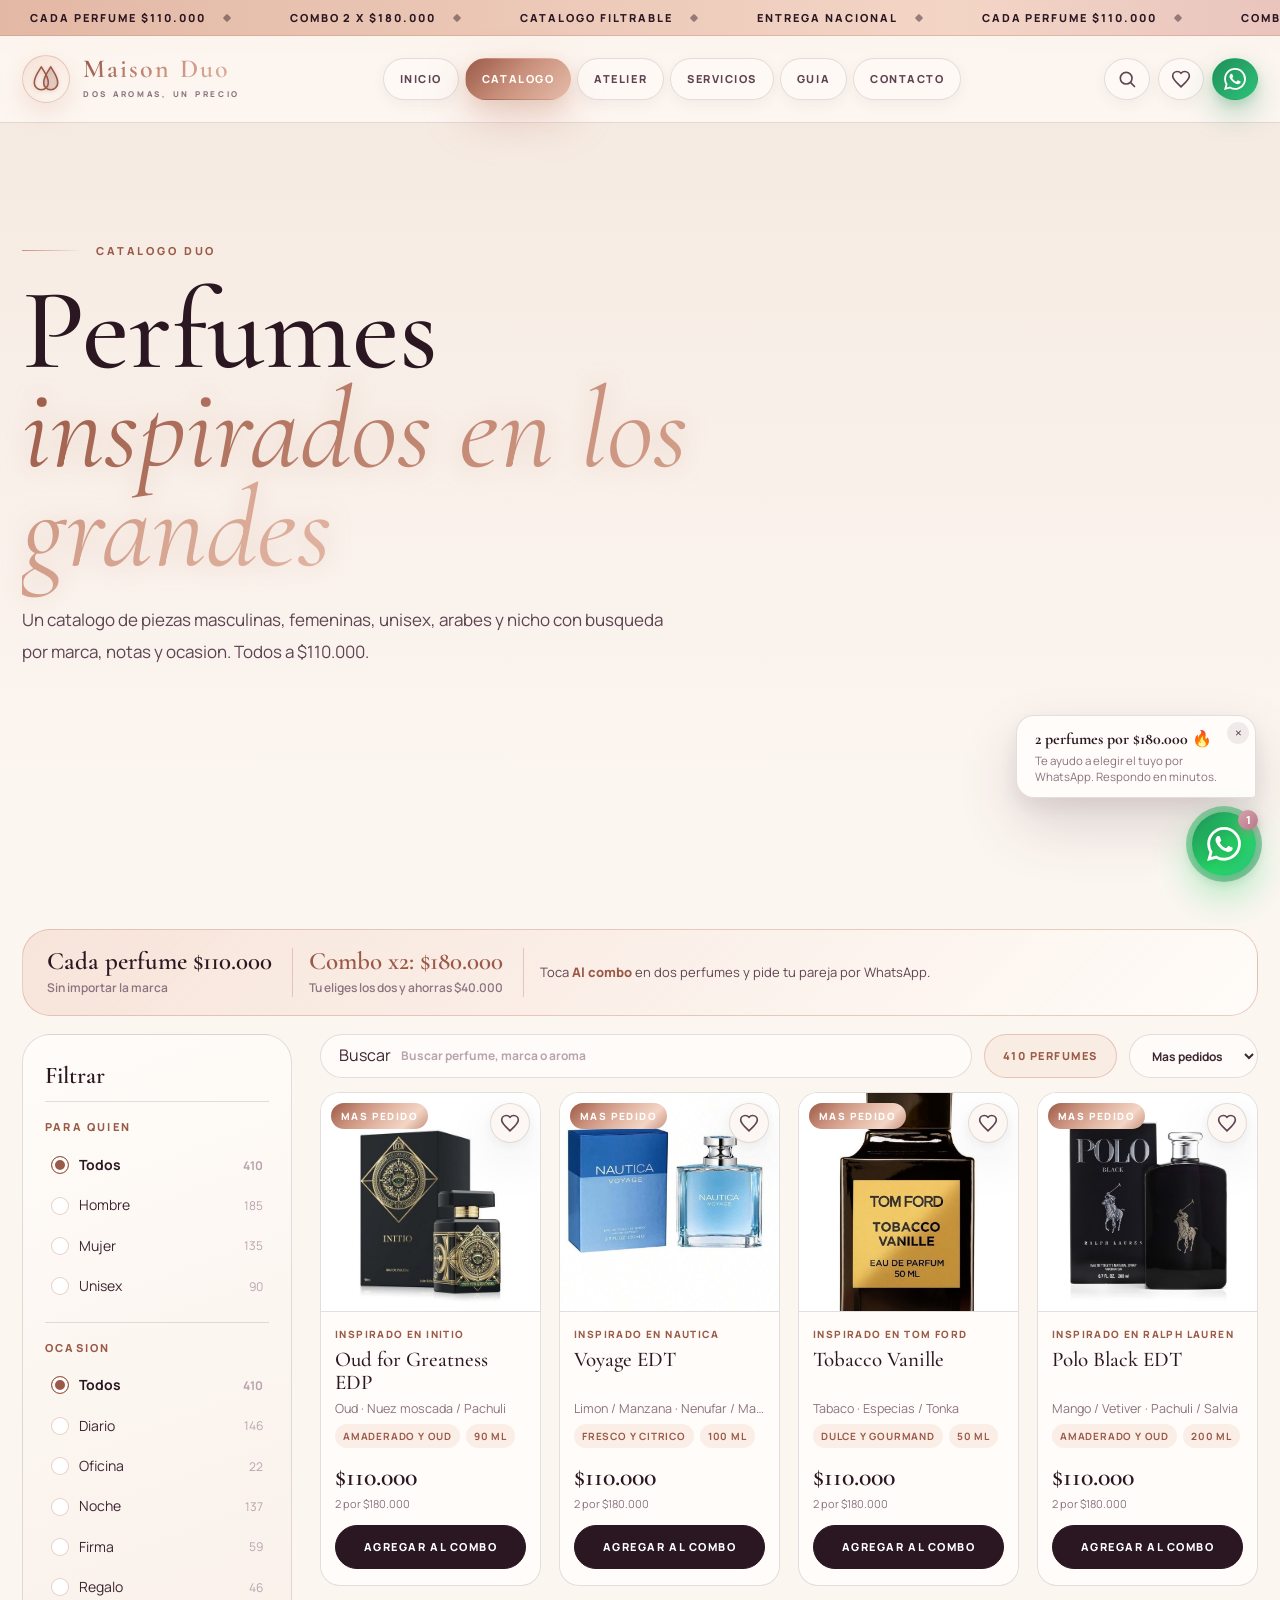
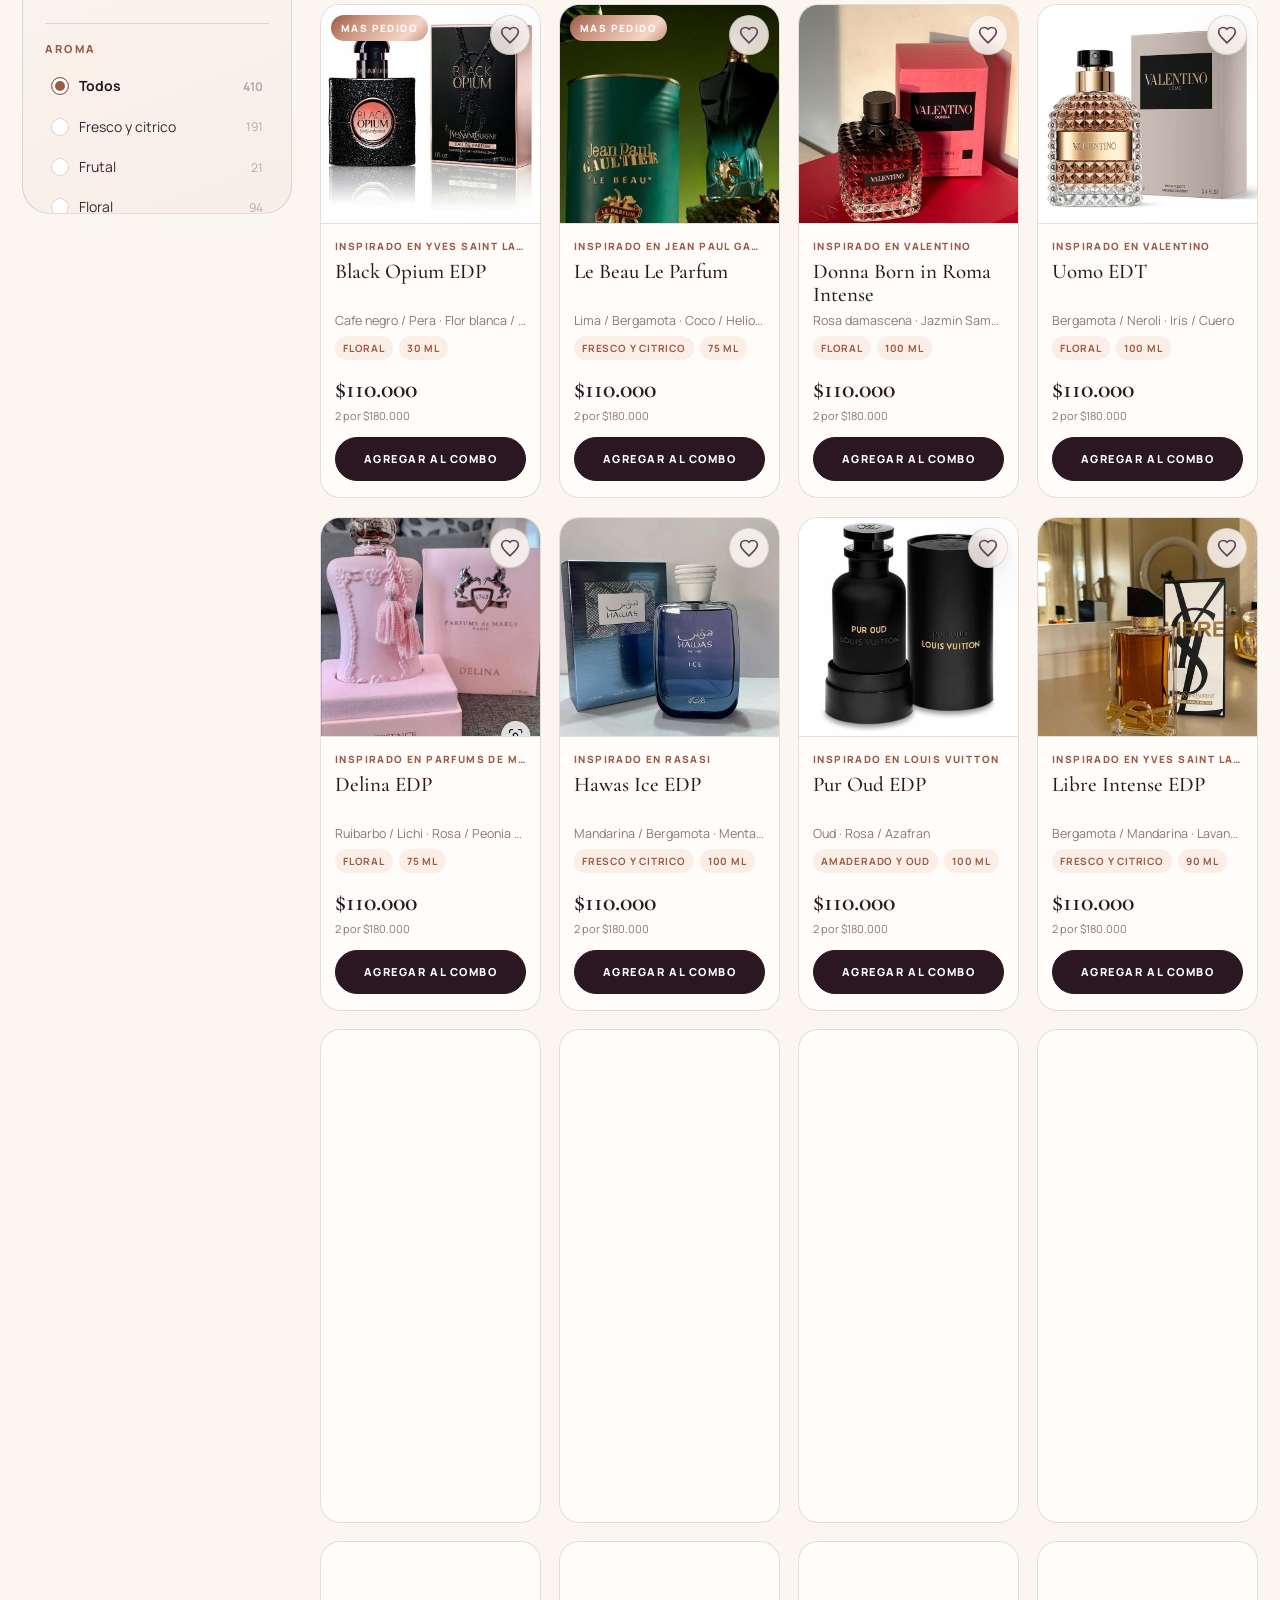
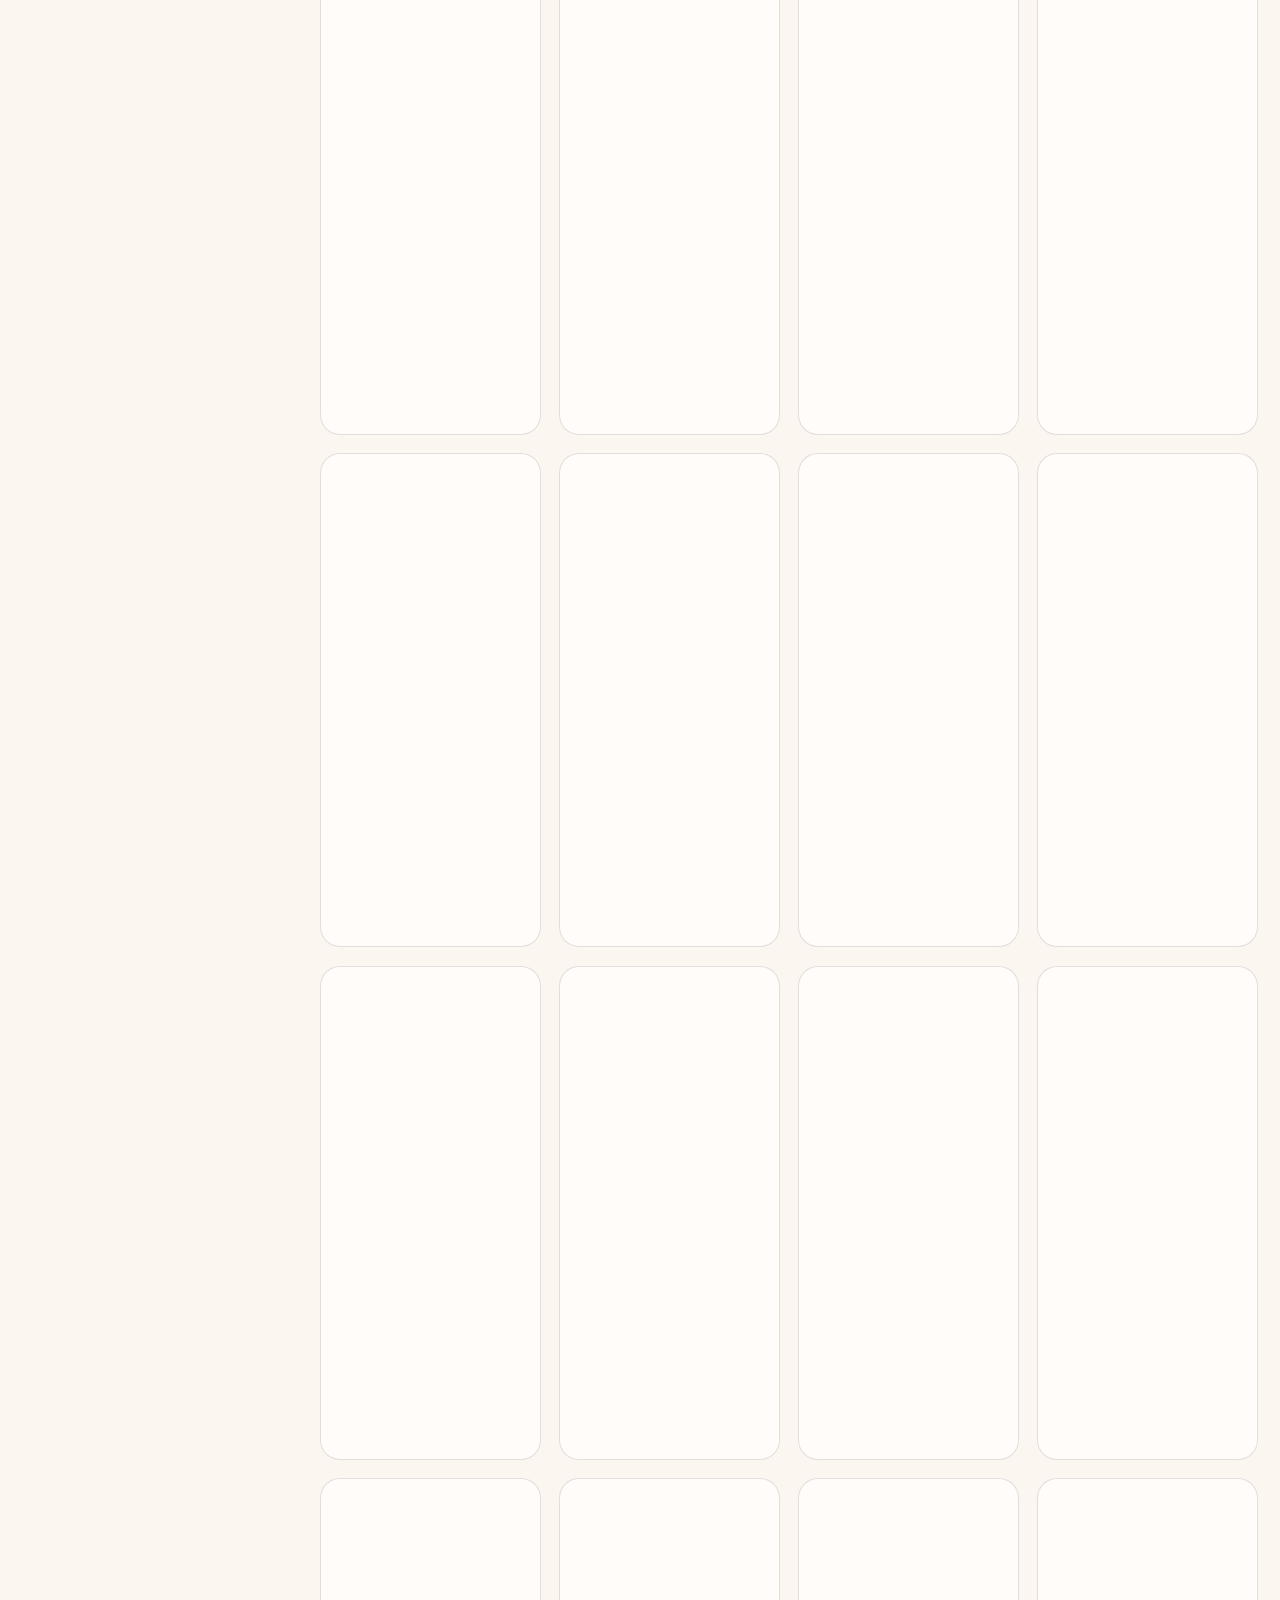
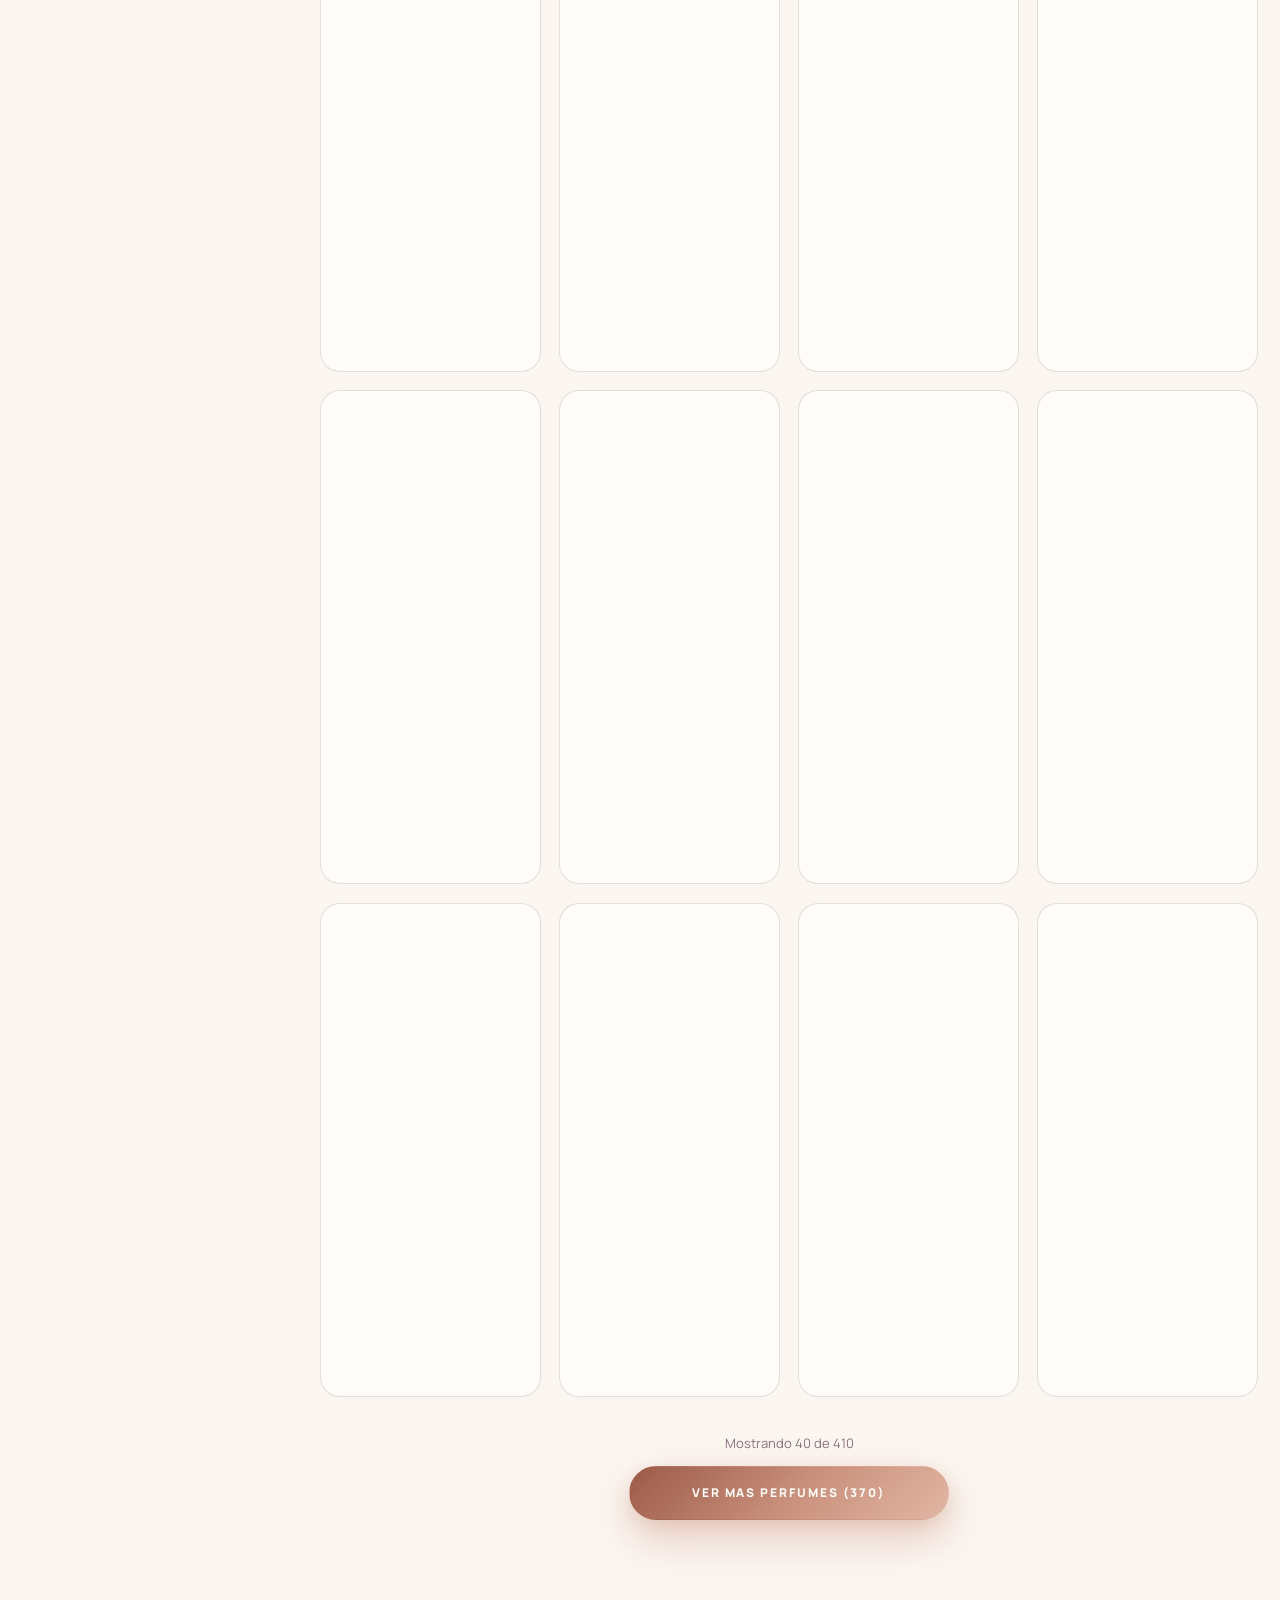
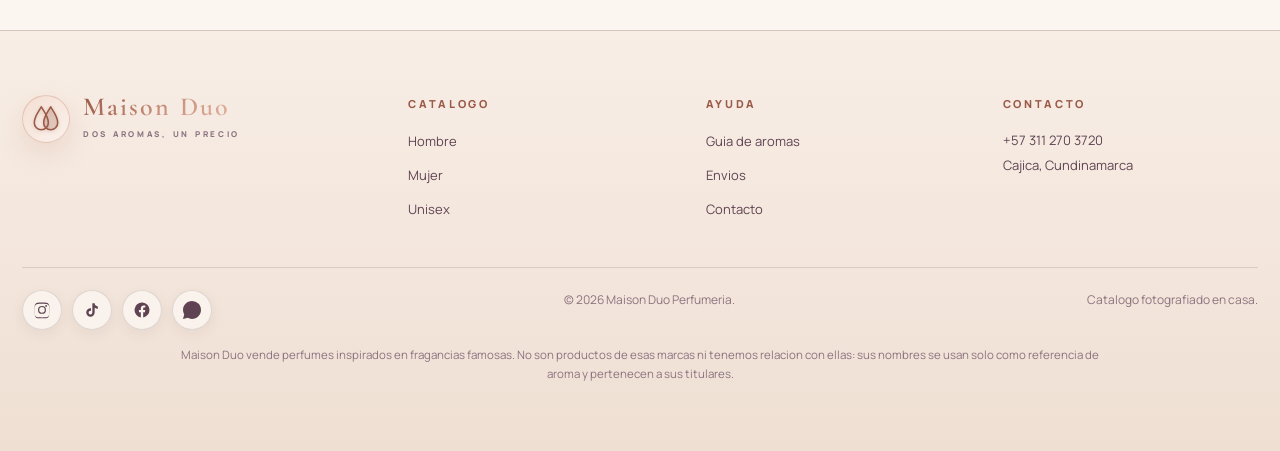
<file: catalogo.html>
<!DOCTYPE html>
<html lang="es-CO">
<head>
  <meta charset="UTF-8"><meta name="viewport" content="width=device-width, initial-scale=1.0">
  <title>Catalogo de perfumes inspirados en fragancias famosas | Maison Duo Colombia</title>
  <meta name="description" content="Catalogo de perfumes inspirados en fragancias famosas, para hombre, mujer y unisex. Todos a $110.000 y combo de 2 por $180.000. Filtra por categoria, busca por notas y ordena por nombre o marca.">
  <meta name="robots" content="index,follow"><meta property="og:title" content="Catalogo Maison Duo"><meta property="og:description" content="Cada perfume $110.000. Lleva 2 a tu eleccion por $180.000."><meta property="og:image" content="https://daniel666674.github.io/imperium-royal/images/WhatsApp%20Image%202026-06-13%20at%203.59.09%20PM%20%281%29.jpeg"><meta name="twitter:card" content="summary_large_image">
  <link rel="icon" href="favicon.ico" sizes="32x32">
  <link rel="preconnect" href="https://fonts.googleapis.com"><link rel="preconnect" href="https://fonts.gstatic.com" crossorigin><link href="https://fonts.googleapis.com/css2?family=Cormorant+Garamond:ital,wght@0,400;0,500;0,600;1,400&family=Manrope:wght@400;500;600;700;800&display=swap" rel="stylesheet"><link rel="stylesheet" href="styles.css?v=20">
  <script type="application/ld+json">{"@context":"https://schema.org","@type":"ItemList","name":"Catalogo Maison Duo","numberOfItems":410,"itemListElement":[{"@type":"ListItem","position":1,"name":"Inspirado en Dior Sauvage EDP"},{"@type":"ListItem","position":2,"name":"Inspirado en Chanel Bleu de Chanel"},{"@type":"ListItem","position":3,"name":"Inspirado en Baccarat Rouge 540"}]}</script>
</head>
<body>
<a class="skip-link" href="#main">Saltar al contenido</a><div class="ticker"><div class="ticker-track"><span>Cada perfume $110.000</span><span>Combo 2 x $180.000</span><span>Catalogo filtrable</span><span>Entrega nacional</span><span>Cada perfume $110.000</span><span>Combo 2 x $180.000</span><span>Catalogo filtrable</span><span>Entrega nacional</span></div></div>
<header class="site-header"><div class="shell nav-inner"><a class="brand" href="index.html"><span class="brand-mark" aria-hidden="true"><svg viewBox="0 0 64 64" fill="none"><path d="M22 6C26 14 37 26 37 40A15 15 0 0 1 7 40C7 26 18 14 22 6Z" stroke="currentColor" stroke-width="3.4" stroke-linejoin="round"/><path d="M42 6C46 14 57 26 57 40A15 15 0 0 1 27 40C27 26 38 14 42 6Z" fill="currentColor" fill-opacity=".2" stroke="currentColor" stroke-width="3.4" stroke-linejoin="round"/></svg></span><span><strong>Maison Duo</strong><small>Dos aromas, un precio</small></span></a><nav class="nav-links"><a class="nav-link" href="index.html">Inicio</a><a class="nav-link active" href="catalogo.html">Catalogo</a><a class="nav-link" href="atelier.html">Atelier</a><a class="nav-link" href="servicios.html">Servicios</a><a class="nav-link" href="guia.html">Guia</a><a class="nav-link" href="contacto.html">Contacto</a></nav><div class="nav-actions"><button class="icon-btn menu-toggle" aria-label="Abrir menu">Menu</button><a class="nav-link wa-btn" href="https://wa.me/573112703720?text=Hola%20Maison%20Duo%20%F0%9F%91%8B%20Quiero%20armar%20mi%20combo%20de%202%20perfumes%20por%20%24180.000.%20%C2%BFMe%20ayudan%20a%20elegir%3F%20Me%20gustan%20los%20aromas%3A%20" target="_blank" rel="noopener" aria-label="WhatsApp"><svg viewBox="0 0 32 32" fill="currentColor" aria-hidden="true"><path d="M16.003.064C7.17.064.008 7.226.008 16.062a15.94 15.94 0 0 0 2.137 7.992L0 32.064l8.2-2.148a15.98 15.98 0 0 0 7.803 1.992h.007c8.83 0 15.99-7.162 15.99-15.998 0-4.28-1.663-8.302-4.682-11.322A15.89 15.89 0 0 0 16.003.064zM23.31 19.28c-.4-.2-2.37-1.17-2.74-1.3-.37-.13-.64-.2-.9.2-.27.4-1.03 1.3-1.27 1.57-.23.27-.47.3-.87.1-.4-.2-1.69-.62-3.22-1.98-1.19-1.06-1.99-2.37-2.22-2.77-.23-.4-.02-.62.18-.82.18-.18.4-.47.6-.7.2-.23.27-.4.4-.67.13-.27.07-.5-.03-.7-.1-.2-.9-2.17-1.23-2.97-.33-.78-.66-.67-.9-.69-.23-.01-.5-.01-.77-.01-.27 0-.7.1-1.07.5-.37.4-1.4 1.37-1.4 3.34 0 1.97 1.43 3.87 1.63 4.13.2.27 2.82 4.31 6.83 6.04.95.41 1.7.66 2.28.84.96.31 1.83.26 2.52.16.77-.12 2.37-.97 2.7-1.9.33-.93.33-1.73.23-1.9-.1-.17-.37-.27-.77-.47z"/></svg></a></div></div></header>
<main id="main">
  <section class="section alt"><div class="shell section-head reveal"><div><span class="eyebrow">Catalogo Duo</span><h1>Perfumes <em>inspirados en los grandes</em></h1><p class="lead">Un catalogo de piezas masculinas, femeninas, unisex, arabes y nicho con busqueda por marca, notas y ocasion. Todos a $110.000.</p></div></div></section>
  <section class="section" id="catalogo"><div class="shell"><div class="combo-strip reveal"><div><b>Cada perfume $110.000</b><span>Sin importar la marca</span></div><div class="hot"><b>Combo x2: $180.000</b><span>Tu eliges los dos y ahorras $40.000</span></div><p>Toca <em>Al combo</em> en dos perfumes y pide tu pareja por WhatsApp.</p></div><div class="store">
<aside class="store-filters" id="storeFilters" aria-label="Filtros"></aside>
<div class="store-main">
<div class="store-bar">
<button type="button" class="pill-btn secondary store-filter-btn" id="filterToggle">Filtros <span id="filterBadge"></span></button>
<label class="search-wrap"><span>Buscar</span><input id="searchInput" type="search" placeholder="Buscar perfume, marca o aroma"></label>
<span class="catalog-count" id="catalogCount">410 perfumes</span>
<select class="select" id="sortSelect" aria-label="Ordenar productos"><option value="featured">Mas pedidos</option><option value="name">Nombre A-Z</option><option value="brand">Marca A-Z</option></select>
</div>
<div class="store-chips" id="storeChips"></div>
<div class="product-grid" id="productGrid" aria-live="polite"></div>
<div id="loadMore" class="load-more"></div>
</div>
</div></div></div></section>
</main>
<footer><div class="shell footer-grid"><div><a class="brand" href="index.html"><span class="brand-mark" aria-hidden="true"><svg viewBox="0 0 64 64" fill="none"><path d="M22 6C26 14 37 26 37 40A15 15 0 0 1 7 40C7 26 18 14 22 6Z" stroke="currentColor" stroke-width="3.4" stroke-linejoin="round"/><path d="M42 6C46 14 57 26 57 40A15 15 0 0 1 27 40C27 26 38 14 42 6Z" fill="currentColor" fill-opacity=".2" stroke="currentColor" stroke-width="3.4" stroke-linejoin="round"/></svg></span><span><strong>Maison Duo</strong><small>Dos aromas, un precio</small></span></a></div><div><h4>Catalogo</h4><ul><li><a href="catalogo.html?cat=hombre">Hombre</a></li><li><a href="catalogo.html?cat=mujer">Mujer</a></li><li><a href="catalogo.html?cat=unisex">Unisex</a></li></ul></div><div><h4>Ayuda</h4><ul><li><a href="guia.html">Guia de aromas</a></li><li><a href="servicios.html">Envios</a></li><li><a href="contacto.html">Contacto</a></li></ul></div><div><h4>Contacto</h4><p>+57 311 270 3720<br>Cajica, Cundinamarca</p></div></div><div class="shell footer-bottom"><span>© 2026 Maison Duo Perfumeria.</span><span>Catalogo fotografiado en casa.</span></div></footer>
<a class="floating-wa" href="https://wa.me/573112703720?text=Hola%20Maison%20Duo%20%F0%9F%91%8B%20Quiero%20armar%20mi%20combo%20de%202%20perfumes%20por%20%24180.000.%20%C2%BFMe%20ayudan%20a%20elegir%3F%20Me%20gustan%20los%20aromas%3A%20" target="_blank" rel="noopener" aria-label="WhatsApp"><svg viewBox="0 0 32 32" fill="currentColor" aria-hidden="true"><path d="M16.003.064C7.17.064.008 7.226.008 16.062a15.94 15.94 0 0 0 2.137 7.992L0 32.064l8.2-2.148a15.98 15.98 0 0 0 7.803 1.992h.007c8.83 0 15.99-7.162 15.99-15.998 0-4.28-1.663-8.302-4.682-11.322A15.89 15.89 0 0 0 16.003.064zM23.31 19.28c-.4-.2-2.37-1.17-2.74-1.3-.37-.13-.64-.2-.9.2-.27.4-1.03 1.3-1.27 1.57-.23.27-.47.3-.87.1-.4-.2-1.69-.62-3.22-1.98-1.19-1.06-1.99-2.37-2.22-2.77-.23-.4-.02-.62.18-.82.18-.18.4-.47.6-.7.2-.23.27-.4.4-.67.13-.27.07-.5-.03-.7-.1-.2-.9-2.17-1.23-2.97-.33-.78-.66-.67-.9-.69-.23-.01-.5-.01-.77-.01-.27 0-.7.1-1.07.5-.37.4-1.4 1.37-1.4 3.34 0 1.97 1.43 3.87 1.63 4.13.2.27 2.82 4.31 6.83 6.04.95.41 1.7.66 2.28.84.96.31 1.83.26 2.52.16.77-.12 2.37-.97 2.7-1.9.33-.93.33-1.73.23-1.9-.1-.17-.37-.27-.77-.47z"/></svg></a><script src="site.js?v=20"></script>
</body></html>
</file>
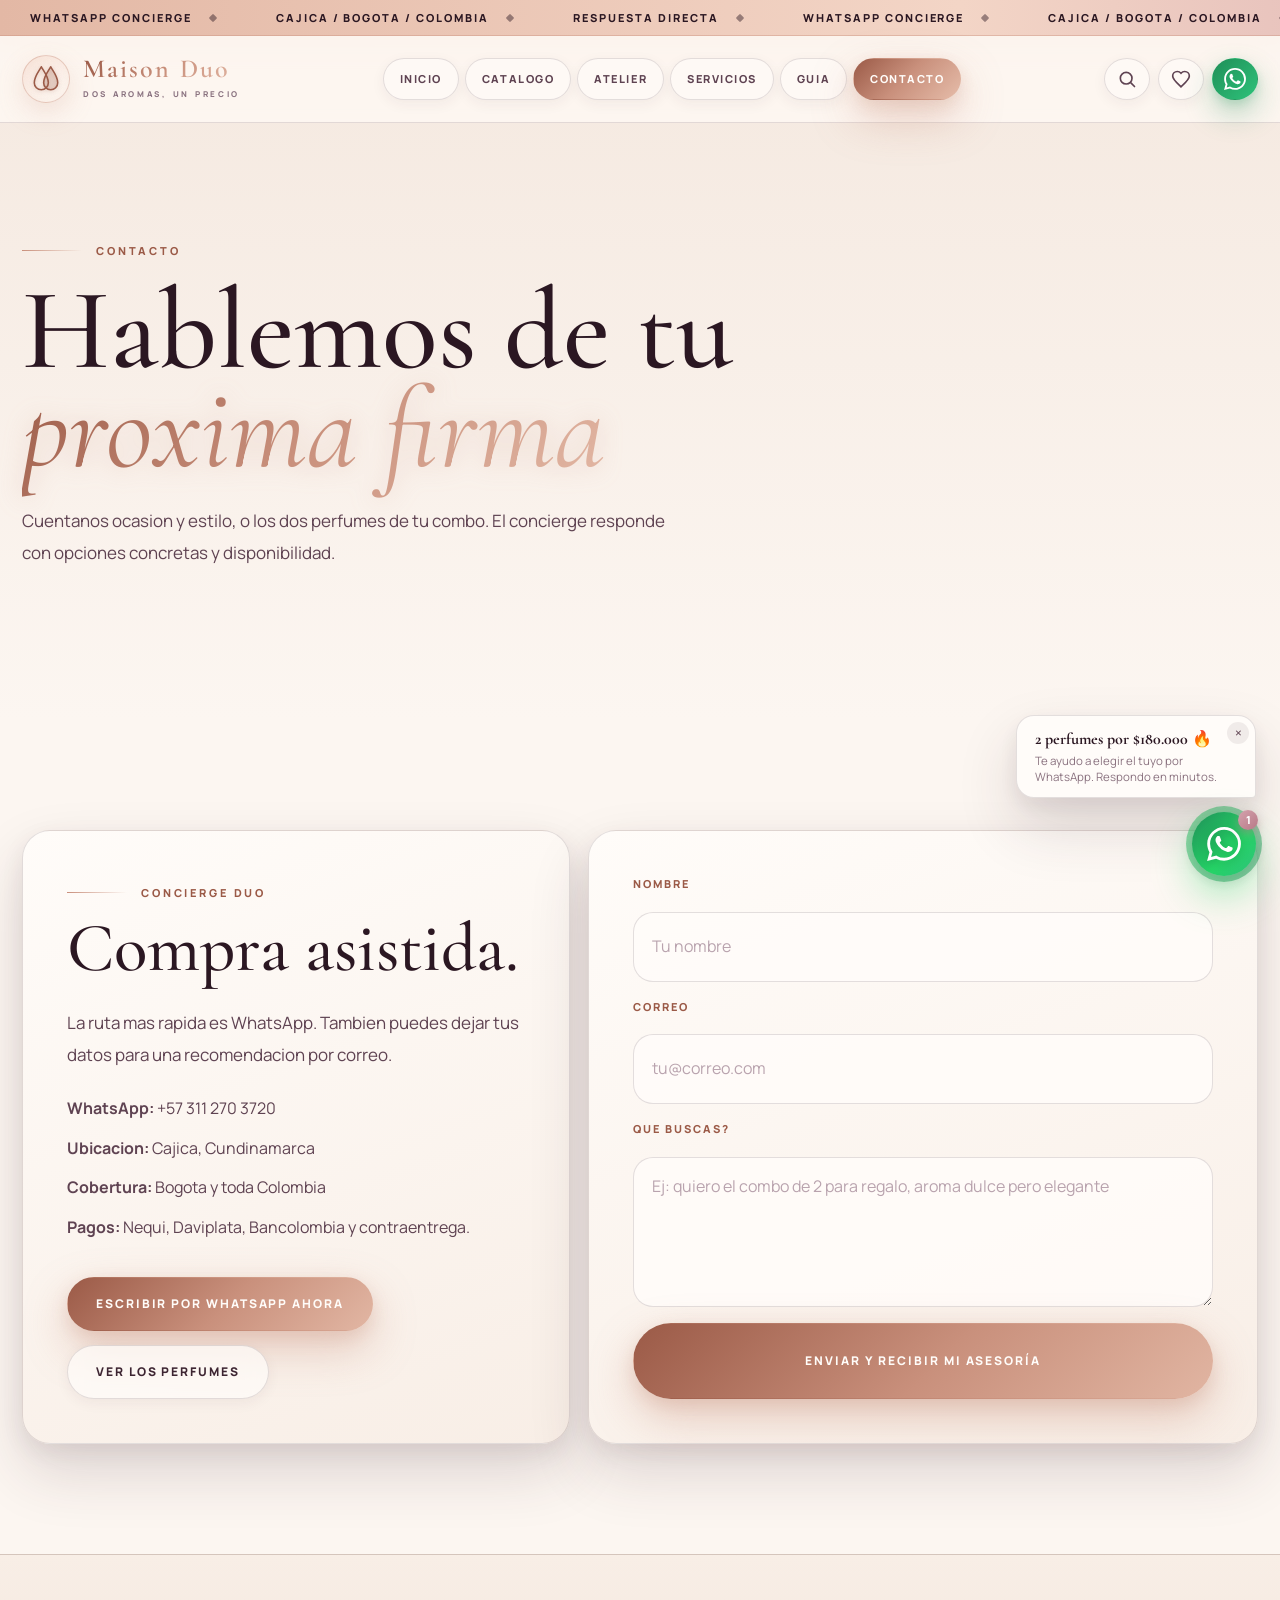
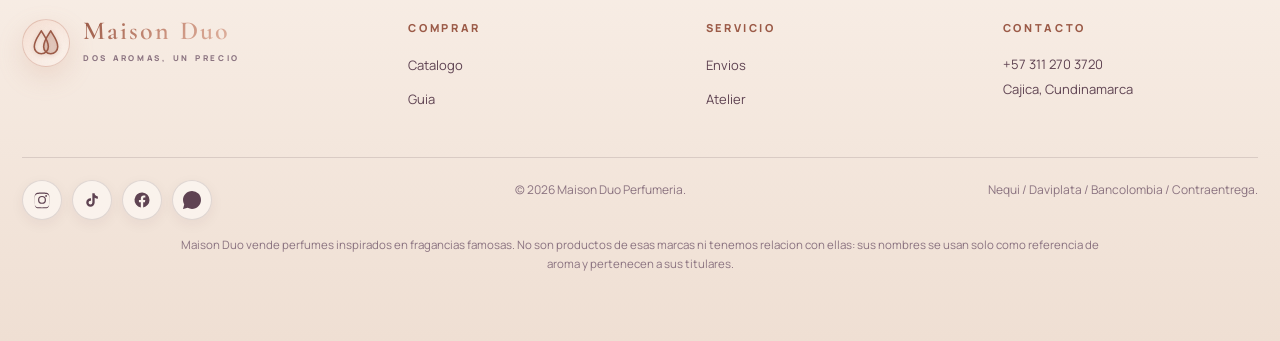
<file: contacto.html>
<!DOCTYPE html>
<html lang="es-CO">
<head><meta charset="UTF-8"><meta name="viewport" content="width=device-width, initial-scale=1.0"><title>Contacto y asesoria WhatsApp | Maison Duo</title><meta name="description" content="Contacta a Maison Duo para asesoria privada, compras por WhatsApp, envios a Colombia y recomendaciones de perfumes inspirados en fragancias famosas."><meta name="robots" content="index,follow"><meta property="og:title" content="Contacto Maison Duo"><meta property="og:description" content="Asesoria privada por WhatsApp para elegir perfumes inspirados en fragancias famosas."><meta property="og:image" content="https://daniel666674.github.io/imperium-royal/images/WhatsApp%20Image%202026-06-13%20at%203.59.09%20PM%20%281%29.jpeg"><meta name="twitter:card" content="summary_large_image"><link rel="icon" href="favicon.ico" sizes="32x32">
  <link rel="preconnect" href="https://fonts.googleapis.com"><link rel="preconnect" href="https://fonts.gstatic.com" crossorigin><link href="https://fonts.googleapis.com/css2?family=Cormorant+Garamond:ital,wght@0,400;0,500;0,600;1,400&family=Manrope:wght@400;500;600;700;800&display=swap" rel="stylesheet"><link rel="stylesheet" href="styles.css?v=20"></head>
<body>
<a class="skip-link" href="#main">Saltar al contenido</a><div class="ticker"><div class="ticker-track"><span>WhatsApp concierge</span><span>Cajica / Bogota / Colombia</span><span>Respuesta directa</span><span>WhatsApp concierge</span><span>Cajica / Bogota / Colombia</span><span>Respuesta directa</span></div></div>
<header class="site-header"><div class="shell nav-inner"><a class="brand" href="index.html"><span class="brand-mark" aria-hidden="true"><svg viewBox="0 0 64 64" fill="none"><path d="M22 6C26 14 37 26 37 40A15 15 0 0 1 7 40C7 26 18 14 22 6Z" stroke="currentColor" stroke-width="3.4" stroke-linejoin="round"/><path d="M42 6C46 14 57 26 57 40A15 15 0 0 1 27 40C27 26 38 14 42 6Z" fill="currentColor" fill-opacity=".2" stroke="currentColor" stroke-width="3.4" stroke-linejoin="round"/></svg></span><span><strong>Maison Duo</strong><small>Dos aromas, un precio</small></span></a><nav class="nav-links"><a class="nav-link" href="index.html">Inicio</a><a class="nav-link" href="catalogo.html">Catalogo</a><a class="nav-link" href="atelier.html">Atelier</a><a class="nav-link" href="servicios.html">Servicios</a><a class="nav-link" href="guia.html">Guia</a><a class="nav-link active" href="contacto.html">Contacto</a></nav><div class="nav-actions"><button class="icon-btn menu-toggle" aria-label="Abrir menu">Menu</button><a class="nav-link wa-btn" href="https://wa.me/573112703720?text=Hola%20Maison%20Duo%20%F0%9F%91%8B%20Quiero%20armar%20mi%20combo%20de%202%20perfumes%20por%20%24180.000.%20%C2%BFMe%20ayudan%20a%20elegir%3F%20Me%20gustan%20los%20aromas%3A%20" target="_blank" rel="noopener" aria-label="WhatsApp"><svg viewBox="0 0 32 32" fill="currentColor" aria-hidden="true"><path d="M16.003.064C7.17.064.008 7.226.008 16.062a15.94 15.94 0 0 0 2.137 7.992L0 32.064l8.2-2.148a15.98 15.98 0 0 0 7.803 1.992h.007c8.83 0 15.99-7.162 15.99-15.998 0-4.28-1.663-8.302-4.682-11.322A15.89 15.89 0 0 0 16.003.064zM23.31 19.28c-.4-.2-2.37-1.17-2.74-1.3-.37-.13-.64-.2-.9.2-.27.4-1.03 1.3-1.27 1.57-.23.27-.47.3-.87.1-.4-.2-1.69-.62-3.22-1.98-1.19-1.06-1.99-2.37-2.22-2.77-.23-.4-.02-.62.18-.82.18-.18.4-.47.6-.7.2-.23.27-.4.4-.67.13-.27.07-.5-.03-.7-.1-.2-.9-2.17-1.23-2.97-.33-.78-.66-.67-.9-.69-.23-.01-.5-.01-.77-.01-.27 0-.7.1-1.07.5-.37.4-1.4 1.37-1.4 3.34 0 1.97 1.43 3.87 1.63 4.13.2.27 2.82 4.31 6.83 6.04.95.41 1.7.66 2.28.84.96.31 1.83.26 2.52.16.77-.12 2.37-.97 2.7-1.9.33-.93.33-1.73.23-1.9-.1-.17-.37-.27-.77-.47z"/></svg></a></div></div></header>
<main id="main">
  <section class="section alt"><div class="shell section-head reveal"><div><span class="eyebrow">Contacto</span><h1>Hablemos de tu <em>proxima firma</em></h1><p class="lead">Cuentanos ocasion y estilo, o los dos perfumes de tu combo. El concierge responde con opciones concretas y disponibilidad.</p></div></div></section>
  <section class="section"><div class="shell contact-grid reveal"><article class="contact-card"><span class="eyebrow">Concierge Duo</span><h2>Compra asistida.</h2><p class="lead">La ruta mas rapida es WhatsApp. Tambien puedes dejar tus datos para una recomendacion por correo.</p><ul><li><b>WhatsApp:</b> +57 311 270 3720</li><li><b>Ubicacion:</b> Cajica, Cundinamarca</li><li><b>Cobertura:</b> Bogota y toda Colombia</li><li><b>Pagos:</b> Nequi, Daviplata, Bancolombia y contraentrega.</li></ul><div class="cta-row"><a class="pill-btn primary" href="https://wa.me/573112703720?text=Hola%20Maison%20Duo%20%F0%9F%91%8B%20Quiero%20asesor%C3%ADa%20personalizada%20para%20elegir%20mi%20perfume.%20Es%20para%3A%20" target="_blank" rel="noopener">Escribir por WhatsApp ahora</a><a class="pill-btn secondary" href="catalogo.html">Ver los perfumes</a></div></article><form class="contact-form" data-soft-submit><div class="field"><label for="name">Nombre</label><input id="name" required placeholder="Tu nombre"></div><div class="field"><label for="email">Correo</label><input id="email" type="email" required placeholder="tu@correo.com"></div><div class="field"><label for="message">Que buscas?</label><textarea id="message" required placeholder="Ej: quiero el combo de 2 para regalo, aroma dulce pero elegante"></textarea></div><button class="pill-btn primary" type="submit">Enviar y recibir mi asesoría</button></form></div></section>
</main>
<footer><div class="shell footer-grid"><div><a class="brand" href="index.html"><span class="brand-mark" aria-hidden="true"><svg viewBox="0 0 64 64" fill="none"><path d="M22 6C26 14 37 26 37 40A15 15 0 0 1 7 40C7 26 18 14 22 6Z" stroke="currentColor" stroke-width="3.4" stroke-linejoin="round"/><path d="M42 6C46 14 57 26 57 40A15 15 0 0 1 27 40C27 26 38 14 42 6Z" fill="currentColor" fill-opacity=".2" stroke="currentColor" stroke-width="3.4" stroke-linejoin="round"/></svg></span><span><strong>Maison Duo</strong><small>Dos aromas, un precio</small></span></a></div><div><h4>Comprar</h4><ul><li><a href="catalogo.html">Catalogo</a></li><li><a href="guia.html">Guia</a></li></ul></div><div><h4>Servicio</h4><ul><li><a href="servicios.html">Envios</a></li><li><a href="atelier.html">Atelier</a></li></ul></div><div><h4>Contacto</h4><p>+57 311 270 3720<br>Cajica, Cundinamarca</p></div></div><div class="shell footer-bottom"><span>© 2026 Maison Duo Perfumeria.</span><span>Nequi / Daviplata / Bancolombia / Contraentrega.</span></div></footer><a class="floating-wa" href="https://wa.me/573112703720?text=Hola%20Maison%20Duo%20%F0%9F%91%8B%20Quiero%20armar%20mi%20combo%20de%202%20perfumes%20por%20%24180.000.%20%C2%BFMe%20ayudan%20a%20elegir%3F%20Me%20gustan%20los%20aromas%3A%20" target="_blank" rel="noopener" aria-label="WhatsApp"><svg viewBox="0 0 32 32" fill="currentColor" aria-hidden="true"><path d="M16.003.064C7.17.064.008 7.226.008 16.062a15.94 15.94 0 0 0 2.137 7.992L0 32.064l8.2-2.148a15.98 15.98 0 0 0 7.803 1.992h.007c8.83 0 15.99-7.162 15.99-15.998 0-4.28-1.663-8.302-4.682-11.322A15.89 15.89 0 0 0 16.003.064zM23.31 19.28c-.4-.2-2.37-1.17-2.74-1.3-.37-.13-.64-.2-.9.2-.27.4-1.03 1.3-1.27 1.57-.23.27-.47.3-.87.1-.4-.2-1.69-.62-3.22-1.98-1.19-1.06-1.99-2.37-2.22-2.77-.23-.4-.02-.62.18-.82.18-.18.4-.47.6-.7.2-.23.27-.4.4-.67.13-.27.07-.5-.03-.7-.1-.2-.9-2.17-1.23-2.97-.33-.78-.66-.67-.9-.69-.23-.01-.5-.01-.77-.01-.27 0-.7.1-1.07.5-.37.4-1.4 1.37-1.4 3.34 0 1.97 1.43 3.87 1.63 4.13.2.27 2.82 4.31 6.83 6.04.95.41 1.7.66 2.28.84.96.31 1.83.26 2.52.16.77-.12 2.37-.97 2.7-1.9.33-.93.33-1.73.23-1.9-.1-.17-.37-.27-.77-.47z"/></svg></a><script src="site.js?v=20"></script>
</body></html>
</file>
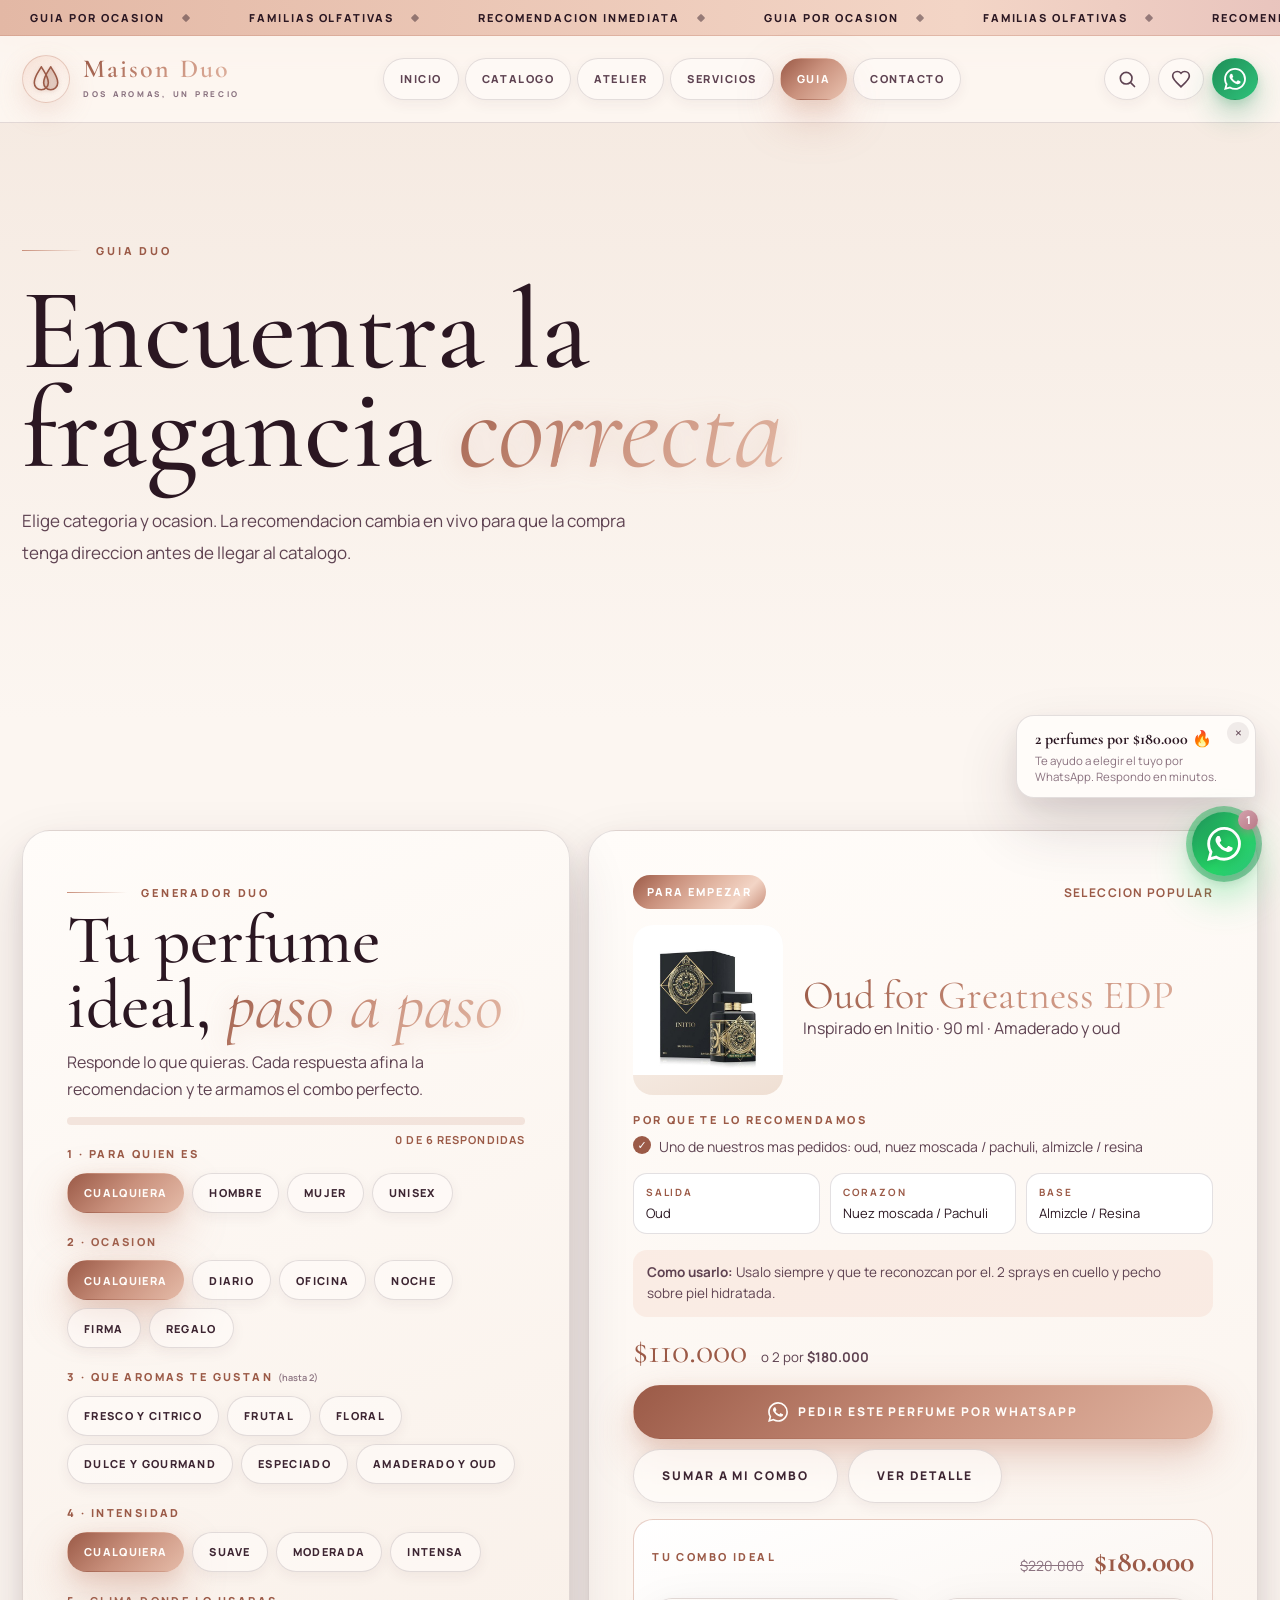
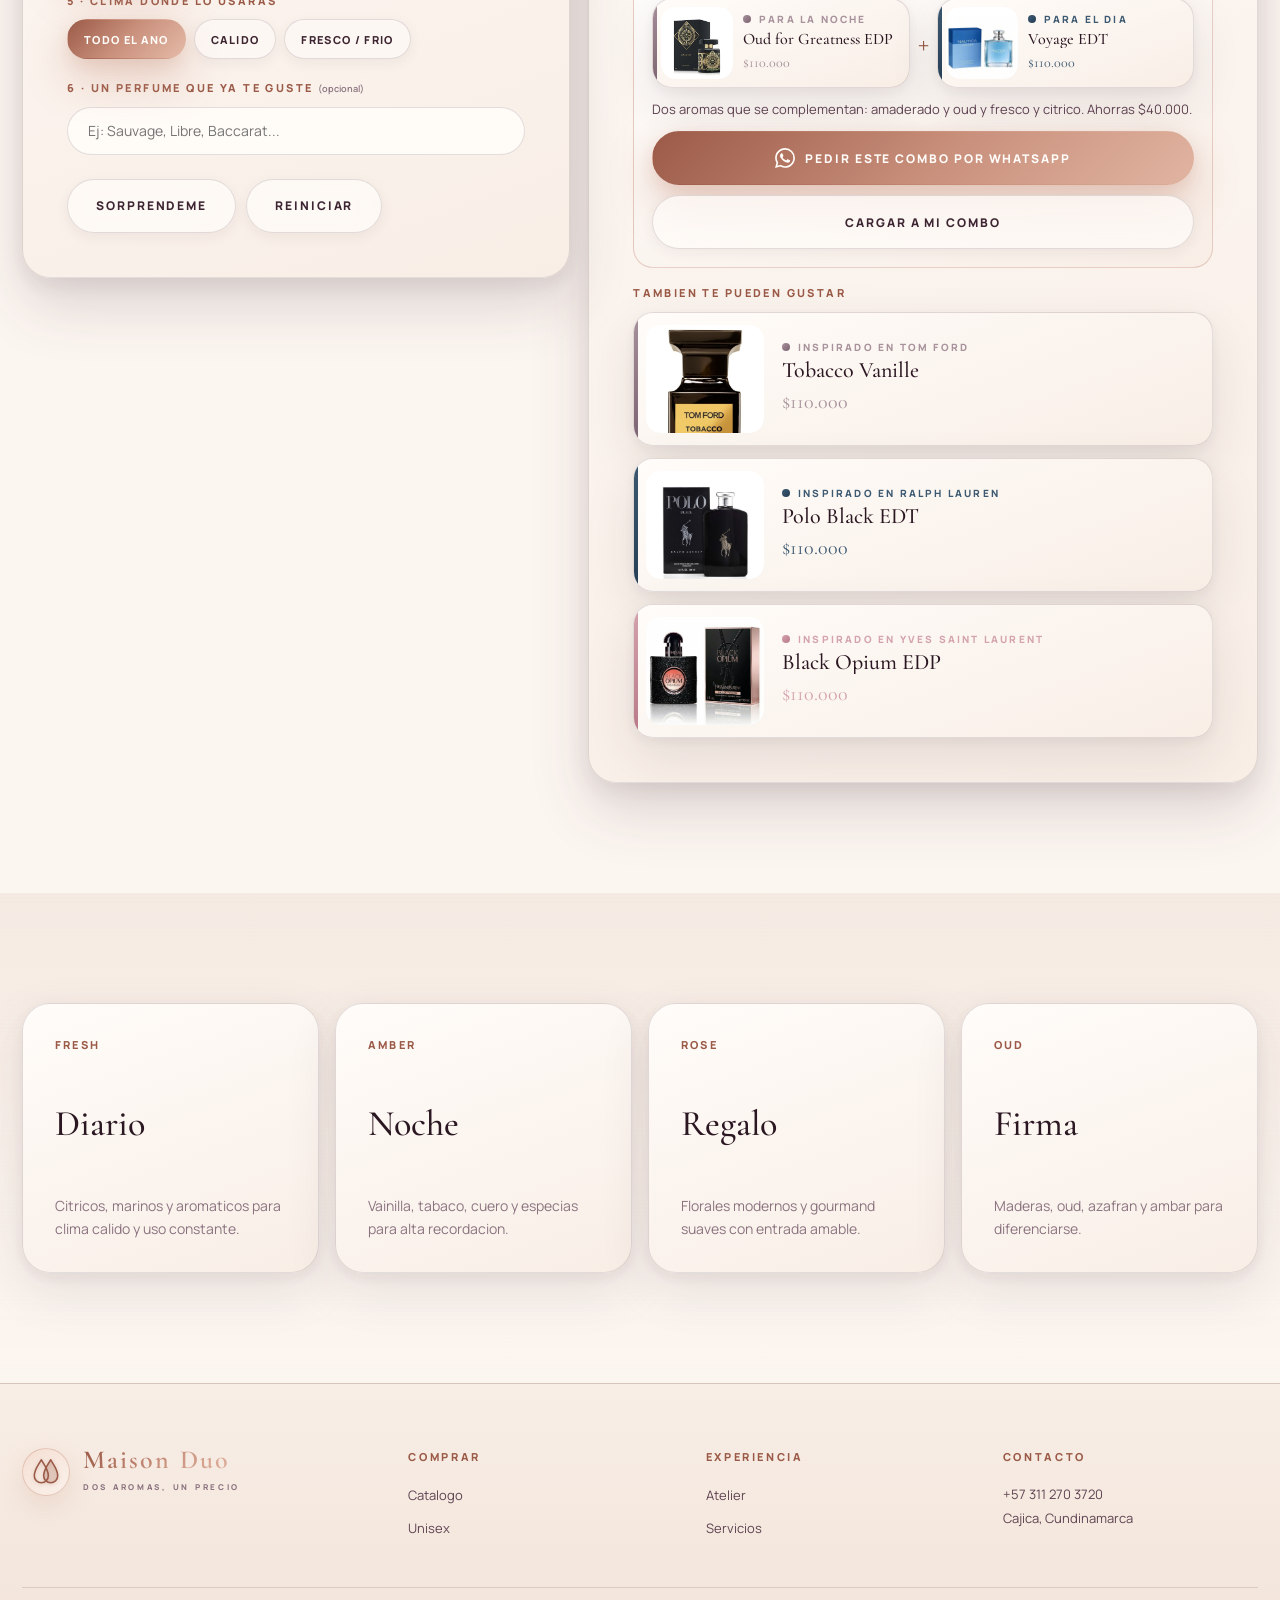
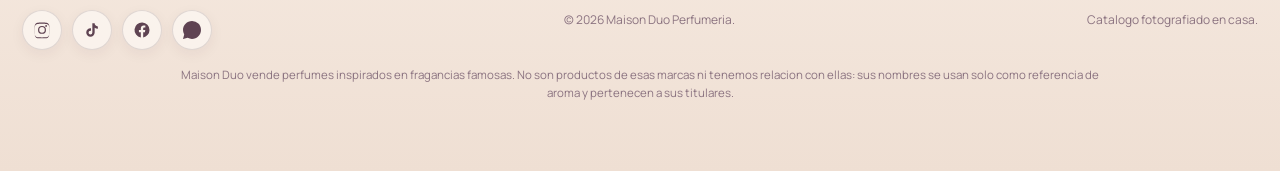
<file: guia.html>
<!DOCTYPE html>
<html lang="es-CO">
<head><meta charset="UTF-8"><meta name="viewport" content="width=device-width, initial-scale=1.0"><title>Guia para elegir perfume | Maison Duo</title><meta name="description" content="Guia interactiva para elegir perfume por ocasion, categoria e intensidad. Encuentra una recomendacion antes de comprar."><meta name="robots" content="index,follow"><meta property="og:title" content="Guia de perfumes Maison Duo"><meta property="og:description" content="Elige tu perfume por ocasion, estilo y familia olfativa."><meta property="og:image" content="https://daniel666674.github.io/imperium-royal/images/WhatsApp%20Image%202026-06-13%20at%203.58.41%20PM.jpeg"><meta name="twitter:card" content="summary_large_image"><link rel="icon" href="favicon.ico" sizes="32x32">
  <link rel="preconnect" href="https://fonts.googleapis.com"><link rel="preconnect" href="https://fonts.gstatic.com" crossorigin><link href="https://fonts.googleapis.com/css2?family=Cormorant+Garamond:ital,wght@0,400;0,500;0,600;1,400&family=Manrope:wght@400;500;600;700;800&display=swap" rel="stylesheet"><link rel="stylesheet" href="styles.css?v=20"></head>
<body>
<a class="skip-link" href="#main">Saltar al contenido</a><div class="ticker"><div class="ticker-track"><span>Guia por ocasion</span><span>Familias olfativas</span><span>Recomendacion inmediata</span><span>Guia por ocasion</span><span>Familias olfativas</span><span>Recomendacion inmediata</span></div></div>
<header class="site-header"><div class="shell nav-inner"><a class="brand" href="index.html"><span class="brand-mark" aria-hidden="true"><svg viewBox="0 0 64 64" fill="none"><path d="M22 6C26 14 37 26 37 40A15 15 0 0 1 7 40C7 26 18 14 22 6Z" stroke="currentColor" stroke-width="3.4" stroke-linejoin="round"/><path d="M42 6C46 14 57 26 57 40A15 15 0 0 1 27 40C27 26 38 14 42 6Z" fill="currentColor" fill-opacity=".2" stroke="currentColor" stroke-width="3.4" stroke-linejoin="round"/></svg></span><span><strong>Maison Duo</strong><small>Dos aromas, un precio</small></span></a><nav class="nav-links"><a class="nav-link" href="index.html">Inicio</a><a class="nav-link" href="catalogo.html">Catalogo</a><a class="nav-link" href="atelier.html">Atelier</a><a class="nav-link" href="servicios.html">Servicios</a><a class="nav-link active" href="guia.html">Guia</a><a class="nav-link" href="contacto.html">Contacto</a></nav><div class="nav-actions"><button class="icon-btn menu-toggle" aria-label="Abrir menu">Menu</button><a class="nav-link wa-btn" href="https://wa.me/573112703720?text=Hola%20Maison%20Duo%20%F0%9F%91%8B%20Quiero%20una%20recomendaci%C3%B3n%20de%20perfume.%20Es%20para%3A%20" target="_blank" rel="noopener" aria-label="WhatsApp"><svg viewBox="0 0 32 32" fill="currentColor" aria-hidden="true"><path d="M16.003.064C7.17.064.008 7.226.008 16.062a15.94 15.94 0 0 0 2.137 7.992L0 32.064l8.2-2.148a15.98 15.98 0 0 0 7.803 1.992h.007c8.83 0 15.99-7.162 15.99-15.998 0-4.28-1.663-8.302-4.682-11.322A15.89 15.89 0 0 0 16.003.064zM23.31 19.28c-.4-.2-2.37-1.17-2.74-1.3-.37-.13-.64-.2-.9.2-.27.4-1.03 1.3-1.27 1.57-.23.27-.47.3-.87.1-.4-.2-1.69-.62-3.22-1.98-1.19-1.06-1.99-2.37-2.22-2.77-.23-.4-.02-.62.18-.82.18-.18.4-.47.6-.7.2-.23.27-.4.4-.67.13-.27.07-.5-.03-.7-.1-.2-.9-2.17-1.23-2.97-.33-.78-.66-.67-.9-.69-.23-.01-.5-.01-.77-.01-.27 0-.7.1-1.07.5-.37.4-1.4 1.37-1.4 3.34 0 1.97 1.43 3.87 1.63 4.13.2.27 2.82 4.31 6.83 6.04.95.41 1.7.66 2.28.84.96.31 1.83.26 2.52.16.77-.12 2.37-.97 2.7-1.9.33-.93.33-1.73.23-1.9-.1-.17-.37-.27-.77-.47z"/></svg></a></div></div></header>
<main id="main">
  <section class="section alt"><div class="shell section-head reveal"><div><span class="eyebrow">Guia Duo</span><h1>Encuentra la fragancia <em>correcta</em></h1><p class="lead">Elige categoria y ocasion. La recomendacion cambia en vivo para que la compra tenga direccion antes de llegar al catalogo.</p></div></div></section>
  <section class="section"><div class="shell finder advisor reveal" data-scent-finder></div></section>
  <section class="section alt"><div class="shell grid-four"><article class="feature-tile reveal"><span>Fresh</span><b>Diario</b><p>Citricos, marinos y aromaticos para clima calido y uso constante.</p></article><article class="feature-tile reveal"><span>Amber</span><b>Noche</b><p>Vainilla, tabaco, cuero y especias para alta recordacion.</p></article><article class="feature-tile reveal"><span>Rose</span><b>Regalo</b><p>Florales modernos y gourmand suaves con entrada amable.</p></article><article class="feature-tile reveal"><span>Oud</span><b>Firma</b><p>Maderas, oud, azafran y ambar para diferenciarse.</p></article></div></section>
</main>
<footer><div class="shell footer-grid"><div><a class="brand" href="index.html"><span class="brand-mark" aria-hidden="true"><svg viewBox="0 0 64 64" fill="none"><path d="M22 6C26 14 37 26 37 40A15 15 0 0 1 7 40C7 26 18 14 22 6Z" stroke="currentColor" stroke-width="3.4" stroke-linejoin="round"/><path d="M42 6C46 14 57 26 57 40A15 15 0 0 1 27 40C27 26 38 14 42 6Z" fill="currentColor" fill-opacity=".2" stroke="currentColor" stroke-width="3.4" stroke-linejoin="round"/></svg></span><span><strong>Maison Duo</strong><small>Dos aromas, un precio</small></span></a></div><div><h4>Comprar</h4><ul><li><a href="catalogo.html">Catalogo</a></li><li><a href="catalogo.html?cat=unisex">Unisex</a></li></ul></div><div><h4>Experiencia</h4><ul><li><a href="atelier.html">Atelier</a></li><li><a href="servicios.html">Servicios</a></li></ul></div><div><h4>Contacto</h4><p>+57 311 270 3720<br>Cajica, Cundinamarca</p></div></div><div class="shell footer-bottom"><span>© 2026 Maison Duo Perfumeria.</span><span>Catalogo fotografiado en casa.</span></div></footer><a class="floating-wa" href="https://wa.me/573112703720?text=Hola%20Maison%20Duo%20%F0%9F%91%8B%20Quiero%20armar%20mi%20combo%20de%202%20perfumes%20por%20%24180.000.%20%C2%BFMe%20ayudan%20a%20elegir%3F%20Me%20gustan%20los%20aromas%3A%20" target="_blank" rel="noopener" aria-label="WhatsApp"><svg viewBox="0 0 32 32" fill="currentColor" aria-hidden="true"><path d="M16.003.064C7.17.064.008 7.226.008 16.062a15.94 15.94 0 0 0 2.137 7.992L0 32.064l8.2-2.148a15.98 15.98 0 0 0 7.803 1.992h.007c8.83 0 15.99-7.162 15.99-15.998 0-4.28-1.663-8.302-4.682-11.322A15.89 15.89 0 0 0 16.003.064zM23.31 19.28c-.4-.2-2.37-1.17-2.74-1.3-.37-.13-.64-.2-.9.2-.27.4-1.03 1.3-1.27 1.57-.23.27-.47.3-.87.1-.4-.2-1.69-.62-3.22-1.98-1.19-1.06-1.99-2.37-2.22-2.77-.23-.4-.02-.62.18-.82.18-.18.4-.47.6-.7.2-.23.27-.4.4-.67.13-.27.07-.5-.03-.7-.1-.2-.9-2.17-1.23-2.97-.33-.78-.66-.67-.9-.69-.23-.01-.5-.01-.77-.01-.27 0-.7.1-1.07.5-.37.4-1.4 1.37-1.4 3.34 0 1.97 1.43 3.87 1.63 4.13.2.27 2.82 4.31 6.83 6.04.95.41 1.7.66 2.28.84.96.31 1.83.26 2.52.16.77-.12 2.37-.97 2.7-1.9.33-.93.33-1.73.23-1.9-.1-.17-.37-.27-.77-.47z"/></svg></a><script src="site.js?v=20"></script>
</body></html>
</file>
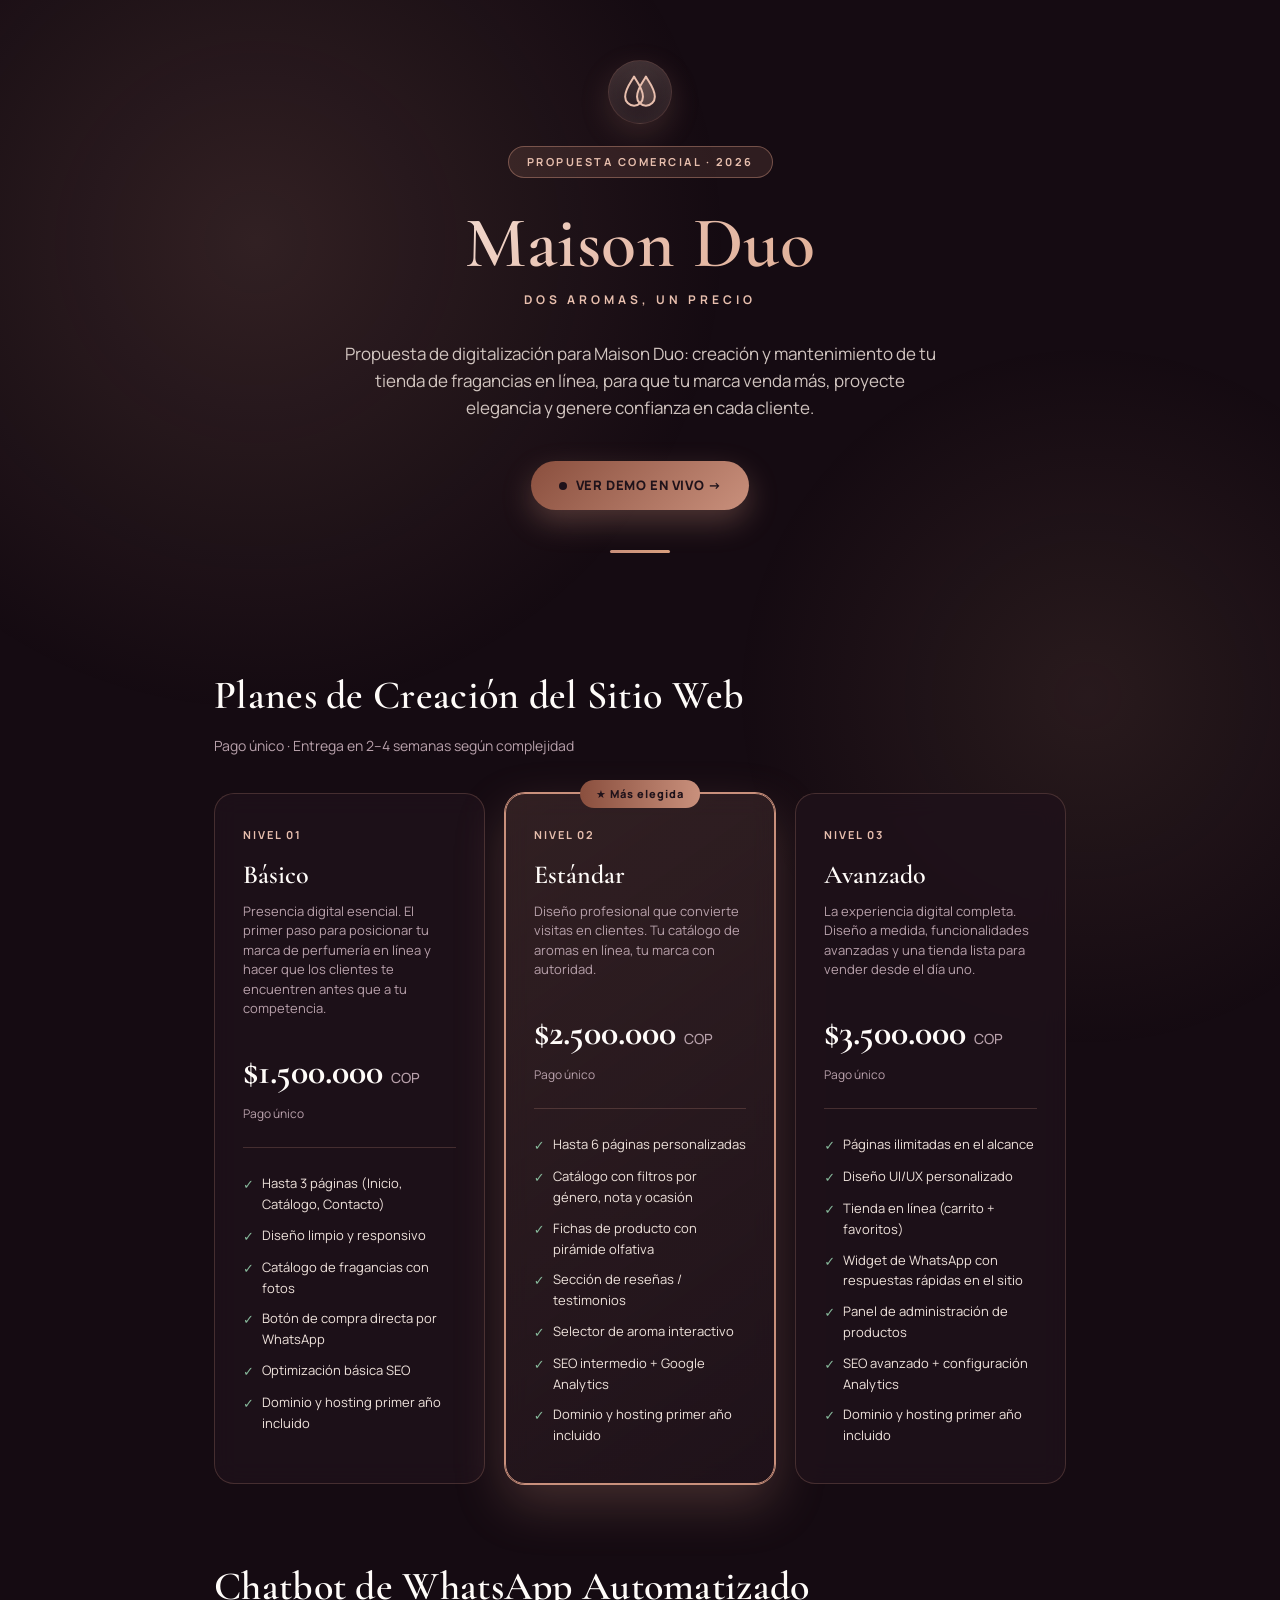
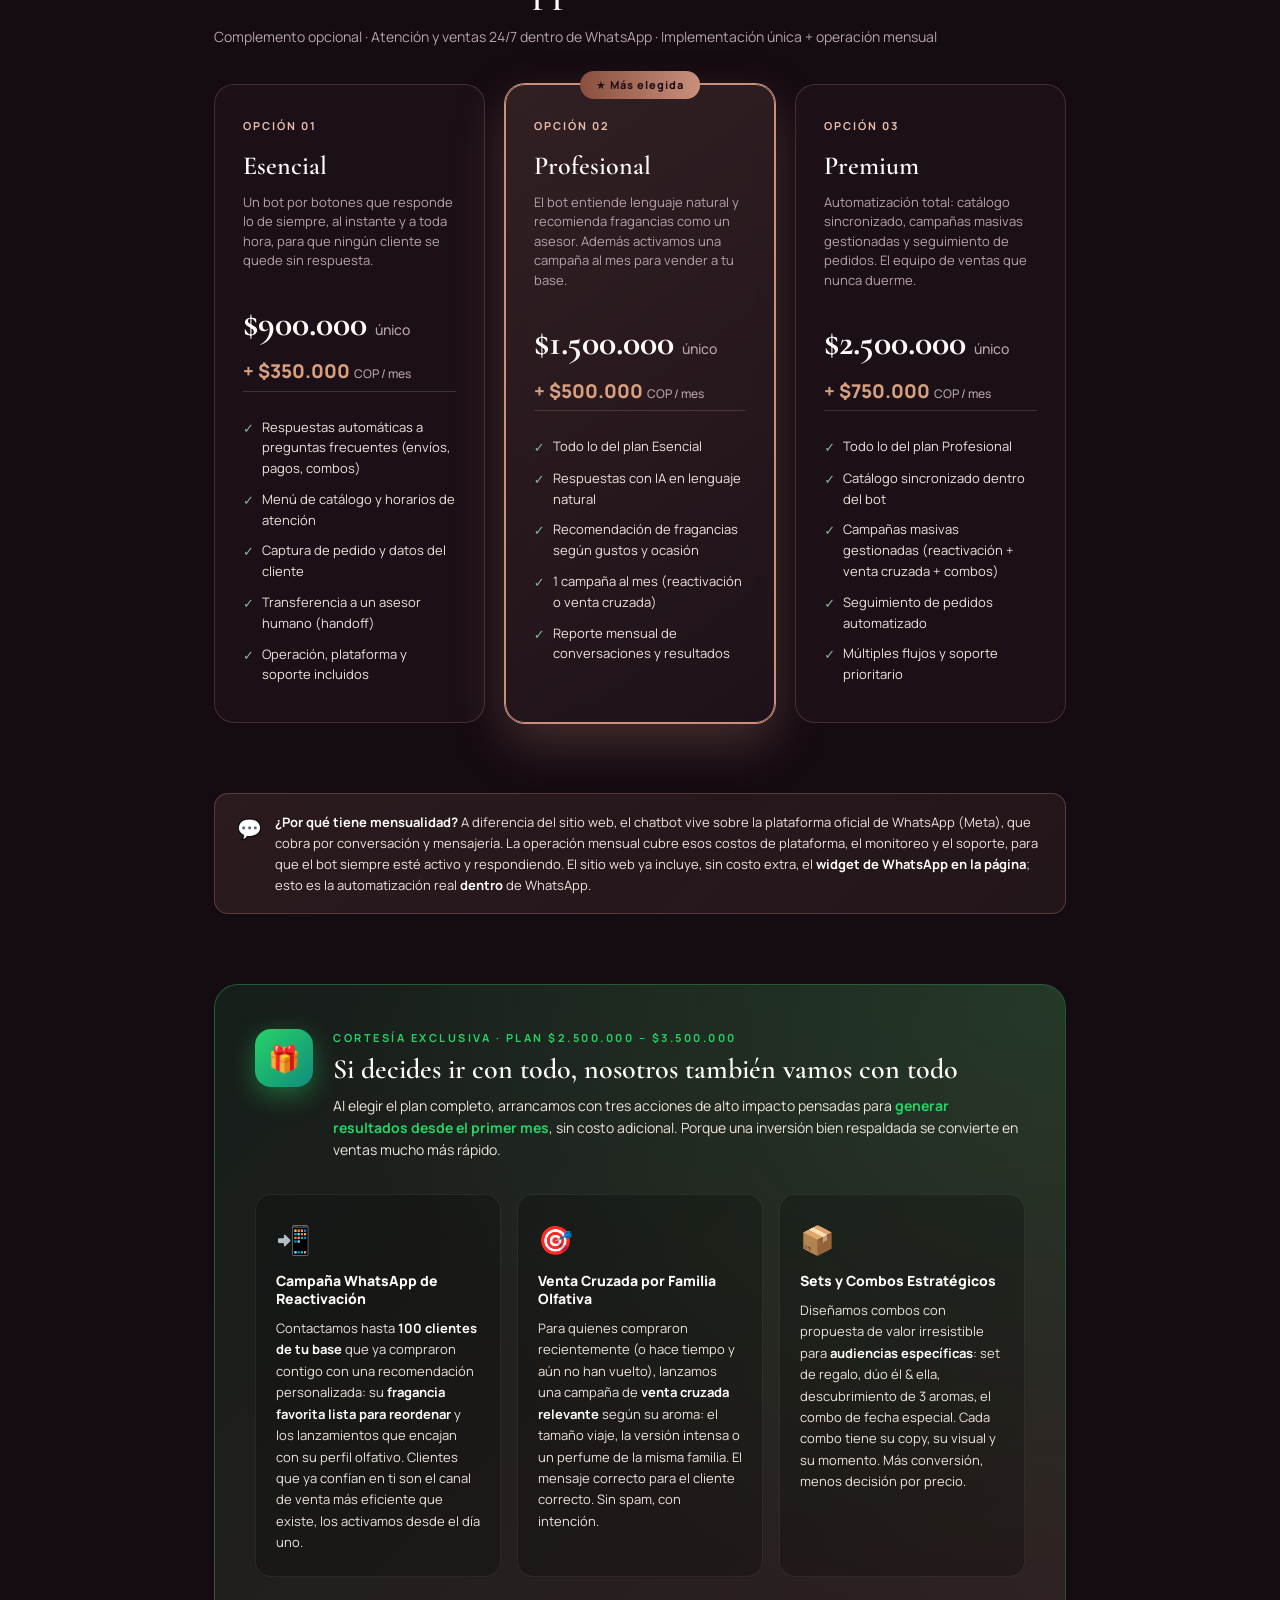
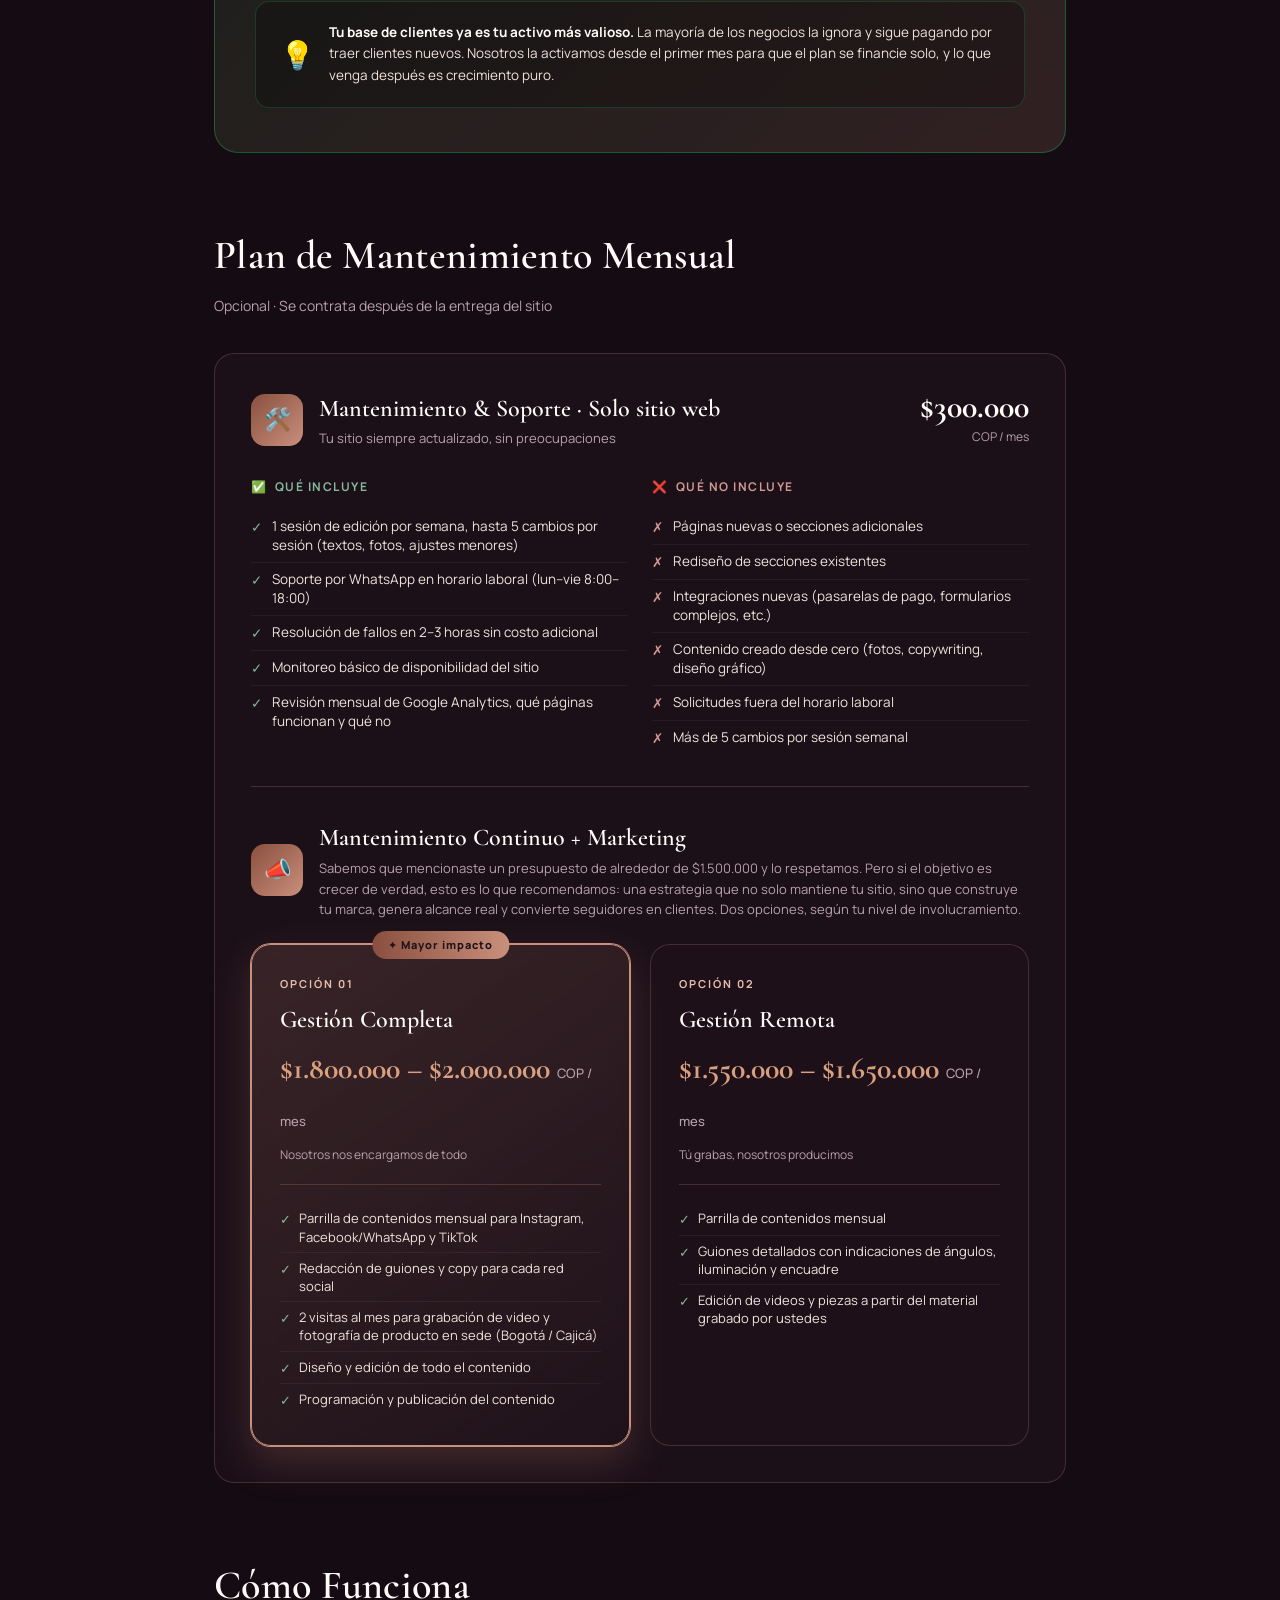
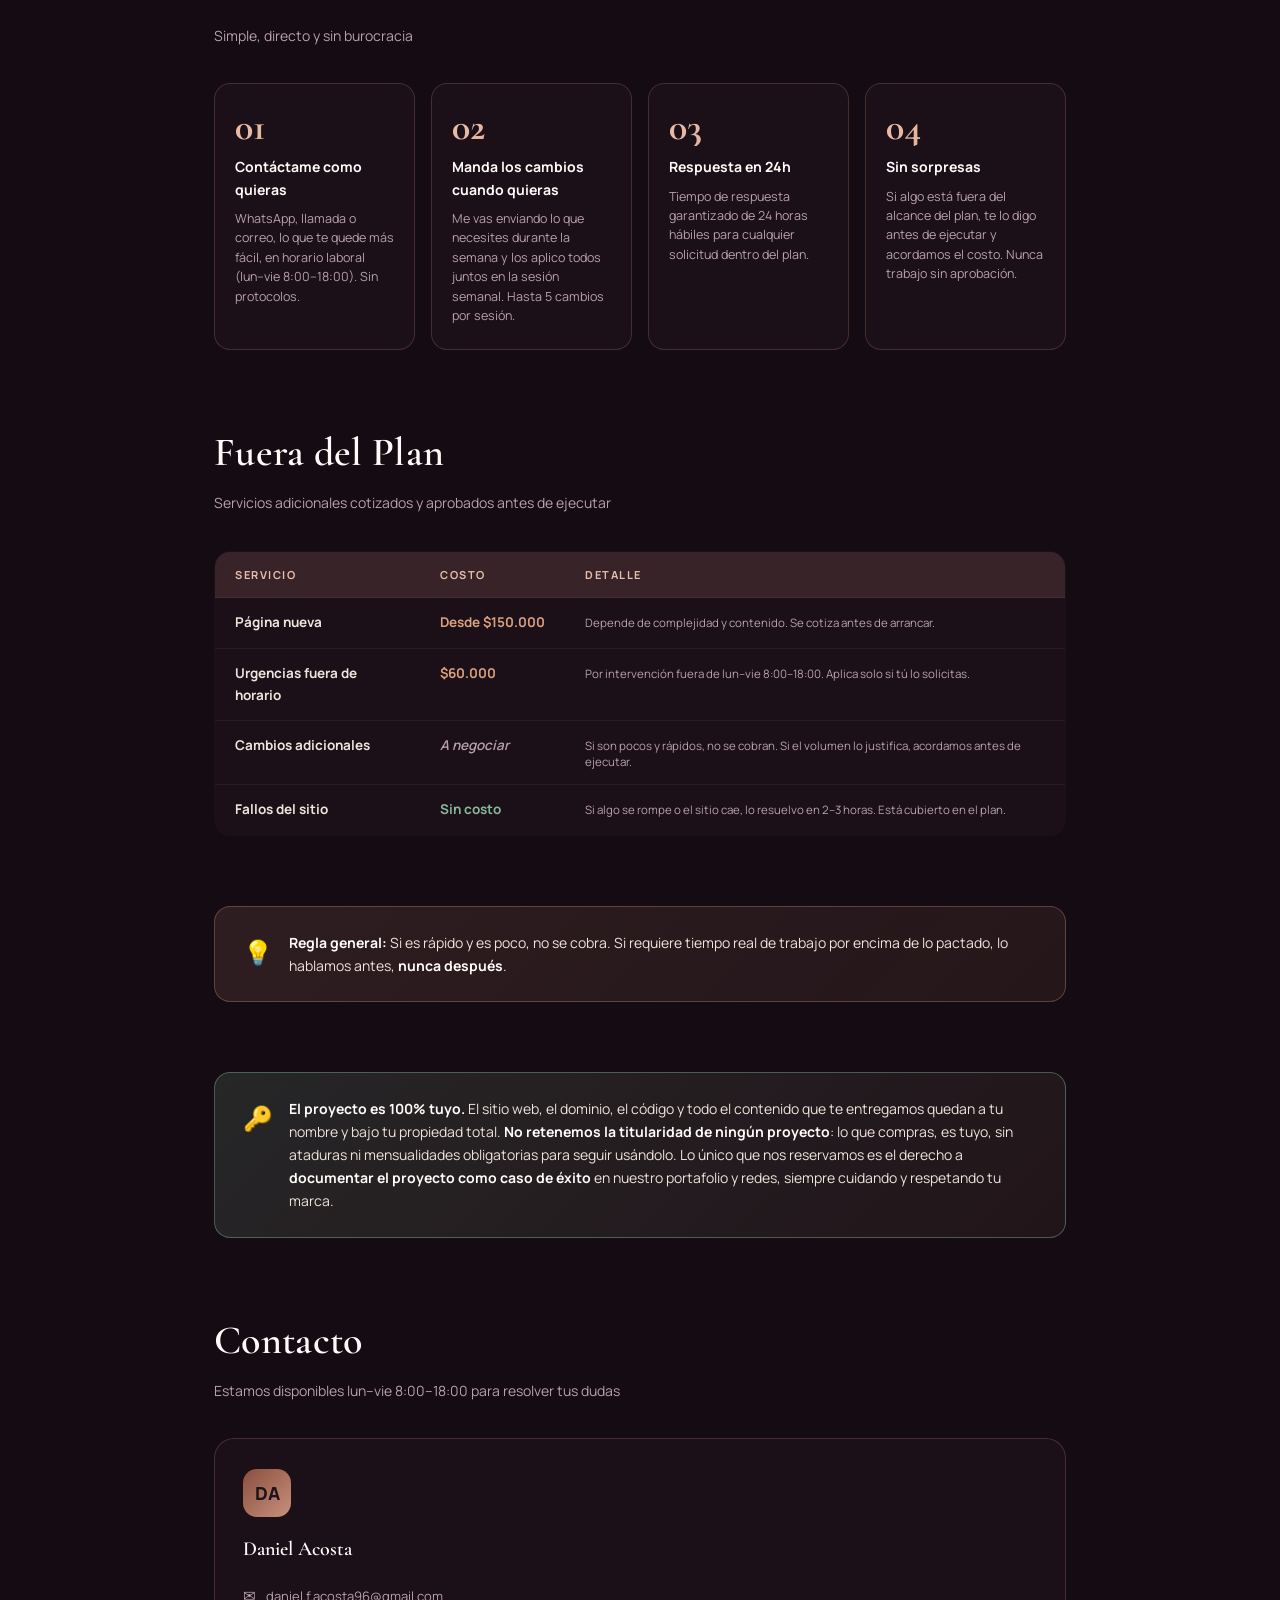
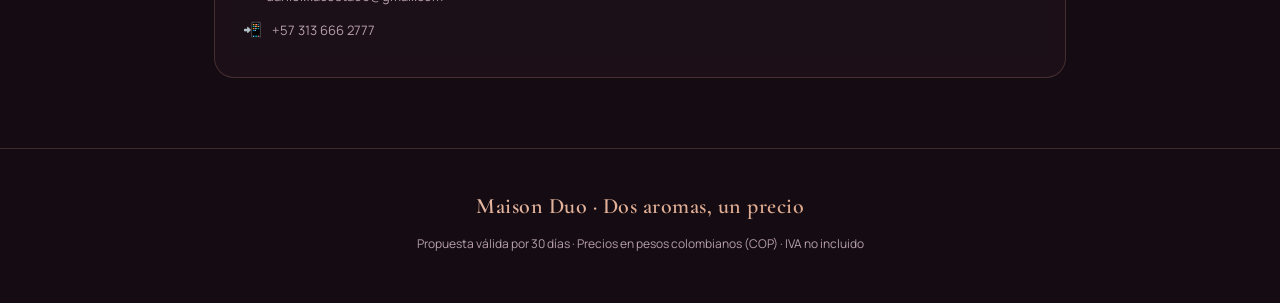
<file: propuesta.html>
<!DOCTYPE html>
<html lang="es">
<head>
  <meta charset="UTF-8" />
  <meta name="viewport" content="width=device-width, initial-scale=1.0"/>
  <title>Propuesta Comercial · Maison Duo</title>
  <style>
    @import url('https://fonts.googleapis.com/css2?family=Cormorant+Garamond:ital,wght@0,400;0,500;0,600;0,700;1,400&family=Manrope:wght@300;400;500;600;700;800&display=swap');

    *, *::before, *::after { box-sizing: border-box; margin: 0; padding: 0; }

    :root {
      --primary:       #c9907c;
      --primary-light: #e8bfae;
      --primary-dark:  #8a4f3e;
      --accent:        #d9a07f;
      --accent-light:  #f3d5c6;
      --dark:          #150b12;
      --dark-2:        #1f121a;
      --dark-3:        #2b1a24;
      --text:          #efe3dc;
      --text-muted:    #b8a1ab;
      --white:         #fffcf9;
      --success:       #86b89a;
      --danger:        #cf9a92;
      --border:        rgba(201,144,124,0.24);
      --card-bg:       rgba(31,18,26,0.82);
      --glass:         rgba(201,144,124,0.06);
      --serif: 'Cormorant Garamond', Georgia, serif;
      --sans: 'Manrope', system-ui, sans-serif;
    }

    html { scroll-behavior: smooth; }

    body {
      font-family: var(--sans);
      background: var(--dark);
      color: var(--text);
      line-height: 1.6;
      overflow-x: hidden;
    }

    /* ── BACKGROUND DECORATION ── */
    body::before {
      content: '';
      position: fixed;
      top: -30%;
      left: -20%;
      width: 80vw;
      height: 80vw;
      background: radial-gradient(circle, rgba(201,144,124,0.16) 0%, transparent 65%);
      pointer-events: none;
      z-index: 0;
    }
    body::after {
      content: '';
      position: fixed;
      bottom: -20%;
      right: -15%;
      width: 60vw;
      height: 60vw;
      background: radial-gradient(circle, rgba(217,160,127,0.10) 0%, transparent 65%);
      pointer-events: none;
      z-index: 0;
    }

    .container {
      max-width: 900px;
      margin: 0 auto;
      padding: 0 24px;
      position: relative;
      z-index: 1;
    }

    /* ── HEADER / HERO ── */
    header {
      padding: 60px 0 50px;
      text-align: center;
      position: relative;
    }

    .brand-mark {
      width: 64px;
      height: 64px;
      margin: 0 auto 22px;
      display: grid;
      place-items: center;
      border: 1px solid var(--border);
      border-radius: 50%;
      background: radial-gradient(circle at 50% 30%, rgba(243,213,198,0.18), rgba(31,18,26,0.6));
      box-shadow: 0 10px 30px rgba(201,144,124,0.18), inset 0 0 20px rgba(243,213,198,0.12);
    }
    .brand-mark svg { width: 38px; color: var(--primary-light); }

    .badge {
      display: inline-block;
      background: rgba(201,144,124,0.14);
      border: 1px solid rgba(201,144,124,0.45);
      color: var(--primary-light);
      font-size: 11px;
      font-weight: 700;
      letter-spacing: 2.5px;
      text-transform: uppercase;
      padding: 6px 18px;
      border-radius: 50px;
      margin-bottom: 28px;
    }

    .client-name {
      font-family: var(--serif);
      font-size: clamp(42px, 7vw, 72px);
      font-weight: 600;
      line-height: 1.04;
      letter-spacing: 0.5px;
      background: linear-gradient(135deg, #fffcf9 0%, var(--primary-light) 48%, var(--accent) 100%);
      -webkit-background-clip: text;
      -webkit-text-fill-color: transparent;
      background-clip: text;
      margin-bottom: 10px;
    }

    .client-sub {
      font-size: 12px;
      color: var(--primary-light);
      font-weight: 700;
      letter-spacing: 4px;
      text-transform: uppercase;
      margin-bottom: 30px;
    }

    .hero-desc {
      font-size: 17px;
      color: var(--text);
      max-width: 600px;
      margin: 0 auto 40px;
      font-weight: 400;
      opacity: 0.86;
    }

    .divider {
      width: 60px;
      height: 3px;
      background: linear-gradient(90deg, var(--primary), var(--accent));
      border-radius: 2px;
      margin: 0 auto 60px;
    }

    .demo-btn {
      display: inline-flex;
      align-items: center;
      gap: 9px;
      background: linear-gradient(135deg, var(--primary-dark), var(--primary));
      color: #1f121a;
      font-weight: 800;
      font-size: 13px;
      letter-spacing: 0.6px;
      text-transform: uppercase;
      padding: 14px 28px;
      border-radius: 50px;
      text-decoration: none;
      box-shadow: 0 12px 30px rgba(201,144,124,0.32);
      transition: transform 0.3s, box-shadow 0.3s;
      margin-bottom: 40px;
    }
    .demo-btn:hover {
      transform: translateY(-3px);
      box-shadow: 0 18px 42px rgba(201,144,124,0.45);
    }
    .demo-btn .dot {
      width: 8px; height: 8px; border-radius: 50%;
      background: #1f121a;
      box-shadow: 0 0 0 0 rgba(31,18,26,0.5);
      animation: pulse 2s infinite;
    }
    @keyframes pulse {
      0% { box-shadow: 0 0 0 0 rgba(31,18,26,0.45); }
      70% { box-shadow: 0 0 0 8px rgba(31,18,26,0); }
      100% { box-shadow: 0 0 0 0 rgba(31,18,26,0); }
    }

    /* ── SECTION TITLES ── */
    .section-title {
      font-family: var(--serif);
      font-size: clamp(28px, 4.4vw, 40px);
      font-weight: 600;
      color: var(--white);
      margin-bottom: 8px;
      letter-spacing: 0.3px;
    }
    .section-subtitle {
      font-size: 14px;
      color: var(--text-muted);
      margin-bottom: 36px;
    }
    .section-header { margin-bottom: 36px; }

    /* ── PRICING CARDS ── */
    .pricing-grid {
      display: grid;
      grid-template-columns: repeat(auto-fit, minmax(240px, 1fr));
      gap: 20px;
      margin-bottom: 70px;
    }

    .price-card {
      background: var(--card-bg);
      border: 1px solid var(--border);
      border-radius: 20px;
      padding: 32px 28px;
      position: relative;
      transition: transform 0.3s, box-shadow 0.3s;
      backdrop-filter: blur(12px);
    }
    .price-card:hover {
      transform: translateY(-6px);
      box-shadow: 0 20px 50px rgba(201,144,124,0.22);
    }
    .price-card.featured {
      border-color: var(--primary);
      background: linear-gradient(145deg, rgba(201,144,124,0.16), rgba(31,18,26,0.96));
      box-shadow: 0 0 0 1px var(--primary), 0 20px 50px rgba(201,144,124,0.26);
    }
    .price-card.featured::before {
      content: '★ Más elegida';
      position: absolute;
      top: -14px;
      left: 50%;
      transform: translateX(-50%);
      background: linear-gradient(90deg, var(--primary-dark), var(--primary));
      color: #1f121a;
      font-size: 11px;
      font-weight: 800;
      letter-spacing: 1px;
      padding: 5px 16px;
      border-radius: 50px;
      white-space: nowrap;
    }

    .plan-tier {
      font-size: 11px;
      font-weight: 700;
      letter-spacing: 2px;
      text-transform: uppercase;
      color: var(--primary-light);
      margin-bottom: 10px;
    }
    .plan-name {
      font-family: var(--serif);
      font-size: 26px;
      font-weight: 600;
      color: var(--white);
      margin-bottom: 6px;
    }
    .plan-desc {
      font-size: 13px;
      color: var(--text-muted);
      margin-bottom: 24px;
      line-height: 1.5;
    }
    .plan-price {
      font-family: var(--serif);
      font-size: 36px;
      font-weight: 700;
      color: var(--white);
      margin-bottom: 4px;
    }
    .plan-price span {
      font-family: var(--sans);
      font-size: 14px;
      font-weight: 500;
      color: var(--text-muted);
    }
    .plan-note {
      font-size: 12px;
      color: var(--text-muted);
      margin-bottom: 24px;
    }
    .bot-monthly {
      font-size: 19px;
      font-weight: 800;
      color: var(--accent);
      margin-bottom: 4px;
    }
    .bot-monthly span {
      font-size: 12px;
      font-weight: 500;
      color: var(--text-muted);
    }
    .bot-note {
      background: linear-gradient(135deg, rgba(201,144,124,0.12), rgba(217,160,127,0.07));
      border: 1px solid rgba(201,144,124,0.3);
      border-radius: 14px;
      padding: 18px 22px;
      margin-top: 24px;
      display: flex;
      gap: 13px;
      align-items: flex-start;
    }
    .bot-note .bn-icon { font-size: 20px; flex-shrink: 0; margin-top: 1px; }
    .bot-note p { font-size: 13px; color: var(--text); line-height: 1.6; }
    .bot-note strong { color: var(--white); }
    .plan-divider {
      height: 1px;
      background: var(--border);
      margin-bottom: 20px;
    }
    .plan-features {
      list-style: none;
    }
    .plan-features li {
      font-size: 13px;
      color: var(--text);
      padding: 5px 0;
      display: flex;
      align-items: flex-start;
      gap: 8px;
    }
    .plan-features li::before {
      content: '✓';
      color: var(--success);
      font-weight: 700;
      flex-shrink: 0;
      margin-top: 1px;
    }

    /* ── MANTENIMIENTO ── */
    .mant-section { margin-bottom: 70px; }

    .mant-card {
      background: var(--card-bg);
      border: 1px solid var(--border);
      border-radius: 20px;
      padding: 36px;
      backdrop-filter: blur(12px);
    }

    .mant-header {
      display: flex;
      align-items: center;
      gap: 16px;
      margin-bottom: 28px;
    }
    .mant-icon {
      width: 52px;
      height: 52px;
      background: linear-gradient(135deg, var(--primary-dark), var(--primary));
      border-radius: 14px;
      display: flex;
      align-items: center;
      justify-content: center;
      font-size: 22px;
      flex-shrink: 0;
    }
    .mant-title { font-family: var(--serif); font-size: 24px; font-weight: 600; color: var(--white); }
    .mant-subtitle { font-size: 13px; color: var(--text-muted); }
    .mant-header.priced { justify-content: space-between; flex-wrap: wrap; }
    .mant-price-tag { text-align: right; flex-shrink: 0; }
    .mant-price-tag strong {
      font-family: var(--serif);
      font-size: 32px;
      font-weight: 700;
      color: var(--white);
      display: block;
      line-height: 1;
    }
    .mant-price-tag span { font-size: 12px; color: var(--text-muted); }

    .mant-grid {
      display: grid;
      grid-template-columns: 1fr 1fr;
      gap: 24px;
    }
    @media (max-width: 600px) { .mant-grid { grid-template-columns: 1fr; } }

    .mant-col-title {
      font-size: 12px;
      font-weight: 700;
      letter-spacing: 1.5px;
      text-transform: uppercase;
      margin-bottom: 14px;
      display: flex;
      align-items: center;
      gap: 8px;
    }
    .mant-col-title.includes { color: var(--success); }
    .mant-col-title.excludes { color: var(--danger); }

    .mant-list { list-style: none; }
    .mant-list li {
      font-size: 13.5px;
      color: var(--text);
      padding: 7px 0;
      border-bottom: 1px solid rgba(255,252,249,0.05);
      display: flex;
      align-items: flex-start;
      gap: 10px;
      line-height: 1.4;
    }
    .mant-list li:last-child { border-bottom: none; }
    .mant-list li .icon { flex-shrink: 0; margin-top: 1px; }
    .mant-list.includes li .icon { color: var(--success); }
    .mant-list.excludes li .icon { color: var(--danger); }

    /* ── MARKETING SECTION ── */
    .marketing-plans-grid {
      display: grid;
      grid-template-columns: repeat(auto-fit, minmax(280px, 1fr));
      gap: 20px;
    }

    .mkt-card {
      background: var(--card-bg);
      border: 1px solid var(--border);
      border-radius: 20px;
      padding: 30px 28px;
      backdrop-filter: blur(12px);
      transition: transform 0.3s, box-shadow 0.3s;
      position: relative;
    }
    .mkt-card:hover {
      transform: translateY(-5px);
      box-shadow: 0 18px 45px rgba(201,144,124,0.22);
    }
    .mkt-card.premium {
      border-color: var(--primary);
      background: linear-gradient(145deg, rgba(201,144,124,0.16), rgba(31,18,26,0.96));
      box-shadow: 0 0 0 1px var(--primary), 0 16px 40px rgba(201,144,124,0.22);
    }
    .mkt-card.premium::before {
      content: '✦ Mayor impacto';
      position: absolute;
      top: -14px;
      left: 50%;
      transform: translateX(-50%);
      background: linear-gradient(90deg, var(--primary-dark), var(--primary));
      color: #1f121a;
      font-size: 11px;
      font-weight: 800;
      letter-spacing: 1px;
      padding: 5px 16px;
      border-radius: 50px;
      white-space: nowrap;
    }

    .mkt-tier {
      font-size: 11px;
      font-weight: 700;
      letter-spacing: 2px;
      text-transform: uppercase;
      color: var(--primary-light);
      margin-bottom: 8px;
    }
    .mkt-name {
      font-family: var(--serif);
      font-size: 24px;
      font-weight: 600;
      color: var(--white);
      margin-bottom: 6px;
    }
    .mkt-price {
      font-family: var(--serif);
      font-size: 30px;
      font-weight: 700;
      color: var(--accent);
      margin-bottom: 4px;
    }
    .mkt-price span {
      font-family: var(--sans);
      font-size: 13px;
      font-weight: 500;
      color: var(--text-muted);
    }
    .mkt-price-note {
      font-size: 12px;
      color: var(--text-muted);
      margin-bottom: 20px;
    }
    .mkt-divider {
      height: 1px;
      background: var(--border);
      margin-bottom: 18px;
    }
    .mkt-features {
      list-style: none;
    }
    .mkt-features li {
      font-size: 13px;
      color: var(--text);
      padding: 6px 0;
      display: flex;
      align-items: flex-start;
      gap: 8px;
      border-bottom: 1px solid rgba(255,252,249,0.05);
      line-height: 1.4;
    }
    .mkt-features li:last-child { border-bottom: none; }
    .mkt-features li::before {
      content: '✓';
      color: var(--success);
      font-weight: 700;
      flex-shrink: 0;
      margin-top: 1px;
    }

    /* ── CÓMO FUNCIONA ── */
    .steps-section { margin-bottom: 70px; }

    .steps-grid {
      display: grid;
      grid-template-columns: repeat(auto-fit, minmax(190px, 1fr));
      gap: 16px;
    }

    .step-card {
      background: var(--card-bg);
      border: 1px solid var(--border);
      border-radius: 16px;
      padding: 24px 20px;
      backdrop-filter: blur(12px);
      transition: transform 0.3s, box-shadow 0.3s;
    }
    .step-card:hover {
      transform: translateY(-4px);
      box-shadow: 0 12px 30px rgba(201,144,124,0.18);
    }

    .step-num {
      font-family: var(--serif);
      font-size: 38px;
      font-weight: 700;
      background: linear-gradient(135deg, var(--primary-light), var(--accent));
      -webkit-background-clip: text;
      -webkit-text-fill-color: transparent;
      background-clip: text;
      margin-bottom: 10px;
      line-height: 1;
    }
    .step-title {
      font-size: 14px;
      font-weight: 700;
      color: var(--white);
      margin-bottom: 8px;
    }
    .step-desc {
      font-size: 12.5px;
      color: var(--text-muted);
      line-height: 1.55;
    }

    /* ── FUERA DEL PLAN ── */
    .extras-section { margin-bottom: 70px; }

    .extras-table {
      width: 100%;
      border-collapse: collapse;
      background: var(--card-bg);
      border-radius: 16px;
      overflow: hidden;
      border: 1px solid var(--border);
      backdrop-filter: blur(12px);
    }
    .extras-table thead tr {
      background: rgba(201,144,124,0.16);
    }
    .extras-table th {
      padding: 14px 20px;
      font-size: 11px;
      font-weight: 700;
      letter-spacing: 1.5px;
      text-transform: uppercase;
      color: var(--primary-light);
      text-align: left;
    }
    .extras-table td {
      padding: 14px 20px;
      font-size: 13.5px;
      color: var(--text);
      border-top: 1px solid rgba(255,252,249,0.05);
      vertical-align: top;
    }
    .extras-table tr:hover td { background: rgba(201,144,124,0.06); }
    .extras-table .price-tag {
      font-weight: 700;
      color: var(--accent);
      white-space: nowrap;
    }
    .extras-table .free-tag {
      font-weight: 700;
      color: var(--success);
    }
    .extras-table .neg-tag {
      font-weight: 600;
      color: var(--text-muted);
      font-style: italic;
    }
    .extras-table td small {
      display: block;
      font-size: 11.5px;
      color: var(--text-muted);
      margin-top: 3px;
      line-height: 1.4;
    }

    /* ── REGLA GENERAL ── */
    .rule-box {
      background: linear-gradient(135deg, rgba(201,144,124,0.14), rgba(217,160,127,0.08));
      border: 1px solid rgba(201,144,124,0.35);
      border-radius: 16px;
      padding: 24px 28px;
      margin-bottom: 70px;
      display: flex;
      gap: 16px;
      align-items: flex-start;
    }
    .rule-icon { font-size: 24px; flex-shrink: 0; margin-top: 2px; }
    .rule-text { font-size: 14px; color: var(--text); line-height: 1.65; }
    .rule-text strong { color: var(--white); }

    /* ── CONTACTO ── */
    .contact-section { margin-bottom: 70px; }

    .contact-grid {
      display: grid;
      grid-template-columns: repeat(auto-fit, minmax(260px, 1fr));
      gap: 20px;
    }

    .contact-card {
      background: var(--card-bg);
      border: 1px solid var(--border);
      border-radius: 20px;
      padding: 30px 28px;
      backdrop-filter: blur(12px);
      transition: transform 0.3s, box-shadow 0.3s;
    }
    .contact-card:hover {
      transform: translateY(-4px);
      box-shadow: 0 16px 40px rgba(201,144,124,0.18);
    }

    .contact-avatar {
      width: 48px;
      height: 48px;
      border-radius: 14px;
      background: linear-gradient(135deg, var(--primary-dark), var(--primary));
      display: flex;
      align-items: center;
      justify-content: center;
      font-size: 18px;
      font-weight: 800;
      color: #1f121a;
      margin-bottom: 16px;
    }
    .contact-name {
      font-family: var(--serif);
      font-size: 20px;
      font-weight: 600;
      color: var(--white);
      margin-bottom: 14px;
    }
    .contact-info {
      list-style: none;
    }
    .contact-info li {
      font-size: 13px;
      color: var(--text-muted);
      padding: 5px 0;
      display: flex;
      align-items: center;
      gap: 10px;
    }
    .contact-info li a {
      color: var(--text-muted);
      text-decoration: none;
      transition: color 0.2s;
    }
    .contact-info li a:hover { color: var(--primary-light); }
    .contact-info li .ci-icon { font-size: 15px; flex-shrink: 0; }

    /* ── CAMPAÑA WHATSAPP ── */
    .campaign-section { margin-bottom: 70px; }

    .campaign-card {
      position: relative;
      border-radius: 24px;
      overflow: hidden;
      background: linear-gradient(135deg, rgba(37,211,102,0.10), rgba(201,144,124,0.16));
      border: 1px solid rgba(37,211,102,0.32);
      padding: 44px 40px;
    }
    .campaign-card::before {
      content: '';
      position: absolute;
      inset: 0;
      background: radial-gradient(ellipse at top right, rgba(37,211,102,0.14) 0%, transparent 60%);
      pointer-events: none;
    }

    .campaign-top {
      display: flex;
      align-items: flex-start;
      gap: 20px;
      margin-bottom: 32px;
      position: relative;
    }
    .campaign-badge {
      background: linear-gradient(135deg, #25D366, #128C7E);
      border-radius: 16px;
      width: 58px;
      height: 58px;
      display: flex;
      align-items: center;
      justify-content: center;
      font-size: 26px;
      flex-shrink: 0;
      box-shadow: 0 8px 24px rgba(37,211,102,0.4);
    }
    .campaign-header-text { flex: 1; }
    .campaign-eyebrow {
      font-size: 11px;
      font-weight: 700;
      letter-spacing: 2.5px;
      text-transform: uppercase;
      color: #25D366;
      margin-bottom: 6px;
    }
    .campaign-title {
      font-family: var(--serif);
      font-size: 28px;
      font-weight: 600;
      color: var(--white);
      line-height: 1.2;
      margin-bottom: 8px;
    }
    .campaign-subtitle {
      font-size: 14px;
      color: var(--text);
      line-height: 1.6;
    }
    .campaign-subtitle strong { color: #25D366; }

    .campaign-pillars {
      display: grid;
      grid-template-columns: repeat(3, 1fr);
      gap: 16px;
      margin-bottom: 24px;
      position: relative;
    }
    .campaign-pillar {
      background: rgba(0,0,0,0.22);
      border: 1px solid rgba(255,252,249,0.07);
      border-radius: 16px;
      padding: 22px 20px;
    }
    .pillar-icon {
      font-size: 28px;
      margin-bottom: 10px;
    }
    .pillar-title {
      font-size: 14px;
      font-weight: 800;
      color: var(--white);
      margin-bottom: 10px;
      line-height: 1.3;
    }
    .pillar-body {
      font-size: 13px;
      color: var(--text);
      line-height: 1.65;
    }
    .pillar-body strong { color: var(--white); }

    .campaign-impact {
      background: rgba(0,0,0,0.25);
      border: 1px solid rgba(37,211,102,0.2);
      border-radius: 14px;
      padding: 20px 24px;
      display: flex;
      gap: 14px;
      align-items: center;
      position: relative;
    }
    .campaign-impact-icon { font-size: 28px; flex-shrink: 0; }
    .campaign-impact-text {
      font-size: 13.5px;
      color: var(--text);
      line-height: 1.6;
    }
    .campaign-impact-text strong { color: var(--white); }

    @media (max-width: 768px) {
      .campaign-pillars { grid-template-columns: 1fr; }
    }
    @media (max-width: 640px) {
      .campaign-card { padding: 28px 20px; }
    }

    /* ── FOOTER ── */
    footer {
      text-align: center;
      padding: 40px 0 50px;
      border-top: 1px solid var(--border);
    }
    .footer-logo {
      font-family: var(--serif);
      font-size: 22px;
      font-weight: 600;
      letter-spacing: 0.5px;
      background: linear-gradient(135deg, var(--primary-light), var(--accent));
      -webkit-background-clip: text;
      -webkit-text-fill-color: transparent;
      background-clip: text;
      margin-bottom: 10px;
    }
    .footer-note {
      font-size: 12px;
      color: var(--text-muted);
    }

    /* ── PRINT ── */
    @media print {
      body { background: #fff; color: #1f121a; }
      body::before, body::after { display: none; }
      .price-card, .mant-card, .step-card, .contact-card, .extras-table, .rule-box, .mkt-card, .campaign-pillar {
        border: 1px solid #ddd !important;
        box-shadow: none !important;
        background: #fbf5f2 !important;
      }
      .client-name, .step-num, .footer-logo {
        -webkit-text-fill-color: #8a4f3e !important;
        color: #8a4f3e !important;
      }
    }

    /* ── RESPONSIVE ── */
    @media (max-width: 640px) {
      .pricing-grid { grid-template-columns: 1fr; }
      .steps-grid { grid-template-columns: 1fr 1fr; }
      .extras-table th:last-child, .extras-table td:last-child { display: none; }
    }
    @media (max-width: 420px) {
      .steps-grid { grid-template-columns: 1fr; }
    }
  </style>
</head>
<body>

<!-- ═══════════════════════════════════════════
     HEADER
════════════════════════════════════════════ -->
<header>
  <div class="container">
    <div class="brand-mark" aria-hidden="true">
      <svg viewBox="0 0 64 64" fill="none"><path d="M22 6C26 14 37 26 37 40A15 15 0 0 1 7 40C7 26 18 14 22 6Z" stroke="currentColor" stroke-width="3.4" stroke-linejoin="round"/><path d="M42 6C46 14 57 26 57 40A15 15 0 0 1 27 40C27 26 38 14 42 6Z" fill="currentColor" fill-opacity=".2" stroke="currentColor" stroke-width="3.4" stroke-linejoin="round"/></svg>
    </div>
    <div class="badge">Propuesta Comercial · 2026</div>
    <h1 class="client-name">Maison Duo</h1>
    <p class="client-sub">Dos aromas, un precio</p>
    <p class="hero-desc">
      Propuesta de digitalización para Maison Duo: creación y mantenimiento de tu tienda de fragancias en línea, para que tu marca venda más, proyecte elegancia y genere confianza en cada cliente.
    </p>
    <a class="demo-btn" href="https://daniel666674.github.io/imperium-royal/index.html" target="_blank" rel="noopener"><span class="dot"></span> Ver demo en vivo →</a>
    <div class="divider"></div>
  </div>
</header>

<main>
  <div class="container">

    <!-- ═══════════════════════════════════════
         PLANES DE CREACIÓN
    ════════════════════════════════════════ -->
    <section>
      <div class="section-header">
        <h2 class="section-title">Planes de Creación del Sitio Web</h2>
        <p class="section-subtitle">Pago único · Entrega en 2–4 semanas según complejidad</p>
      </div>

      <div class="pricing-grid">

        <!-- BÁSICO -->
        <div class="price-card">
          <p class="plan-tier">Nivel 01</p>
          <h3 class="plan-name">Básico</h3>
          <p class="plan-desc">Presencia digital esencial. El primer paso para posicionar tu marca de perfumería en línea y hacer que los clientes te encuentren antes que a tu competencia.</p>
          <p class="plan-price">$1.500.000 <span>COP</span></p>
          <p class="plan-note">Pago único</p>
          <div class="plan-divider"></div>
          <ul class="plan-features">
            <li>Hasta 3 páginas (Inicio, Catálogo, Contacto)</li>
            <li>Diseño limpio y responsivo</li>
            <li>Catálogo de fragancias con fotos</li>
            <li>Botón de compra directa por WhatsApp</li>
            <li>Optimización básica SEO</li>
            <li>Dominio y hosting primer año incluido</li>
          </ul>
        </div>

        <!-- ESTÁNDAR (featured) -->
        <div class="price-card featured">
          <p class="plan-tier">Nivel 02</p>
          <h3 class="plan-name">Estándar</h3>
          <p class="plan-desc">Diseño profesional que convierte visitas en clientes. Tu catálogo de aromas en línea, tu marca con autoridad.</p>
          <p class="plan-price">$2.500.000 <span>COP</span></p>
          <p class="plan-note">Pago único</p>
          <div class="plan-divider"></div>
          <ul class="plan-features">
            <li>Hasta 6 páginas personalizadas</li>
            <li>Catálogo con filtros por género, nota y ocasión</li>
            <li>Fichas de producto con pirámide olfativa</li>
            <li>Sección de reseñas / testimonios</li>
            <li>Selector de aroma interactivo</li>
            <li>SEO intermedio + Google Analytics</li>
            <li>Dominio y hosting primer año incluido</li>
          </ul>
        </div>

        <!-- AVANZADO -->
        <div class="price-card">
          <p class="plan-tier">Nivel 03</p>
          <h3 class="plan-name">Avanzado</h3>
          <p class="plan-desc">La experiencia digital completa. Diseño a medida, funcionalidades avanzadas y una tienda lista para vender desde el día uno.</p>
          <p class="plan-price">$3.500.000 <span>COP</span></p>
          <p class="plan-note">Pago único</p>
          <div class="plan-divider"></div>
          <ul class="plan-features">
            <li>Páginas ilimitadas en el alcance</li>
            <li>Diseño UI/UX personalizado</li>
            <li>Tienda en línea (carrito + favoritos)</li>
            <li>Widget de WhatsApp con respuestas rápidas en el sitio</li>
            <li>Panel de administración de productos</li>
            <li>SEO avanzado + configuración Analytics</li>
            <li>Dominio y hosting primer año incluido</li>
          </ul>
        </div>

      </div>
    </section>

    <!-- ═══════════════════════════════════════
         CHATBOT WHATSAPP AUTOMATIZADO
    ════════════════════════════════════════ -->
    <section>
      <div class="section-header">
        <h2 class="section-title">Chatbot de WhatsApp Automatizado</h2>
        <p class="section-subtitle">Complemento opcional · Atención y ventas 24/7 dentro de WhatsApp · Implementación única + operación mensual</p>
      </div>

      <div class="pricing-grid">

        <!-- ESENCIAL -->
        <div class="price-card">
          <p class="plan-tier">Opción 01</p>
          <h3 class="plan-name">Esencial</h3>
          <p class="plan-desc">Un bot por botones que responde lo de siempre, al instante y a toda hora, para que ningún cliente se quede sin respuesta.</p>
          <p class="plan-price">$900.000 <span>único</span></p>
          <p class="bot-monthly">+ $350.000 <span>COP / mes</span></p>
          <div class="plan-divider"></div>
          <ul class="plan-features">
            <li>Respuestas automáticas a preguntas frecuentes (envíos, pagos, combos)</li>
            <li>Menú de catálogo y horarios de atención</li>
            <li>Captura de pedido y datos del cliente</li>
            <li>Transferencia a un asesor humano (handoff)</li>
            <li>Operación, plataforma y soporte incluidos</li>
          </ul>
        </div>

        <!-- PROFESIONAL (featured) -->
        <div class="price-card featured">
          <p class="plan-tier">Opción 02</p>
          <h3 class="plan-name">Profesional</h3>
          <p class="plan-desc">El bot entiende lenguaje natural y recomienda fragancias como un asesor. Además activamos una campaña al mes para vender a tu base.</p>
          <p class="plan-price">$1.500.000 <span>único</span></p>
          <p class="bot-monthly">+ $500.000 <span>COP / mes</span></p>
          <div class="plan-divider"></div>
          <ul class="plan-features">
            <li>Todo lo del plan Esencial</li>
            <li>Respuestas con IA en lenguaje natural</li>
            <li>Recomendación de fragancias según gustos y ocasión</li>
            <li>1 campaña al mes (reactivación o venta cruzada)</li>
            <li>Reporte mensual de conversaciones y resultados</li>
          </ul>
        </div>

        <!-- PREMIUM -->
        <div class="price-card">
          <p class="plan-tier">Opción 03</p>
          <h3 class="plan-name">Premium</h3>
          <p class="plan-desc">Automatización total: catálogo sincronizado, campañas masivas gestionadas y seguimiento de pedidos. El equipo de ventas que nunca duerme.</p>
          <p class="plan-price">$2.500.000 <span>único</span></p>
          <p class="bot-monthly">+ $750.000 <span>COP / mes</span></p>
          <div class="plan-divider"></div>
          <ul class="plan-features">
            <li>Todo lo del plan Profesional</li>
            <li>Catálogo sincronizado dentro del bot</li>
            <li>Campañas masivas gestionadas (reactivación + venta cruzada + combos)</li>
            <li>Seguimiento de pedidos automatizado</li>
            <li>Múltiples flujos y soporte prioritario</li>
          </ul>
        </div>

      </div>

      <div class="bot-note" style="margin-bottom:70px;">
        <span class="bn-icon">💬</span>
        <p><strong>¿Por qué tiene mensualidad?</strong> A diferencia del sitio web, el chatbot vive sobre la plataforma oficial de WhatsApp (Meta), que cobra por conversación y mensajería. La operación mensual cubre esos costos de plataforma, el monitoreo y el soporte, para que el bot siempre esté activo y respondiendo. El sitio web ya incluye, sin costo extra, el <strong>widget de WhatsApp en la página</strong>; esto es la automatización real <strong>dentro</strong> de WhatsApp.</p>
      </div>
    </section>

    <!-- ═══════════════════════════════════════
         BONUS — CAMPAÑA DE CLIENTES
    ════════════════════════════════════════ -->
    <section class="campaign-section">
      <div class="campaign-card">

        <!-- ENCABEZADO -->
        <div class="campaign-top">
          <div class="campaign-badge">🎁</div>
          <div class="campaign-header-text">
            <p class="campaign-eyebrow">Cortesía exclusiva · Plan $2.500.000 – $3.500.000</p>
            <h3 class="campaign-title">Si decides ir con todo, nosotros también vamos con todo</h3>
            <p class="campaign-subtitle">
              Al elegir el plan completo, arrancamos con tres acciones de alto impacto
              pensadas para <strong>generar resultados desde el primer mes</strong>, sin costo adicional.
              Porque una inversión bien respaldada se convierte en ventas mucho más rápido.
            </p>
          </div>
        </div>

        <!-- TRES PILARES -->
        <div class="campaign-pillars">

          <div class="campaign-pillar">
            <p class="pillar-icon">📲</p>
            <p class="pillar-title">Campaña WhatsApp de Reactivación</p>
            <p class="pillar-body">
              Contactamos hasta <strong>100 clientes de tu base</strong> que ya compraron contigo con una recomendación personalizada: su <strong>fragancia favorita lista para reordenar</strong> y los lanzamientos que encajan con su perfil olfativo. Clientes que ya confían en ti son el canal de venta más eficiente que existe, los activamos desde el día uno.
            </p>
          </div>

          <div class="campaign-pillar">
            <p class="pillar-icon">🎯</p>
            <p class="pillar-title">Venta Cruzada por Familia Olfativa</p>
            <p class="pillar-body">
              Para quienes compraron recientemente (o hace tiempo y aún no han vuelto), lanzamos una campaña de <strong>venta cruzada relevante</strong> según su aroma: el tamaño viaje, la versión intensa o un perfume de la misma familia. El mensaje correcto para el cliente correcto. Sin spam, con intención.
            </p>
          </div>

          <div class="campaign-pillar">
            <p class="pillar-icon">📦</p>
            <p class="pillar-title">Sets y Combos Estratégicos</p>
            <p class="pillar-body">
              Diseñamos combos con propuesta de valor irresistible para <strong>audiencias específicas</strong>: set de regalo, dúo él &amp; ella, descubrimiento de 3 aromas, el combo de fecha especial. Cada combo tiene su copy, su visual y su momento. Más conversión, menos decisión por precio.
            </p>
          </div>

        </div>

        <!-- CIERRE DE IMPACTO -->
        <div class="campaign-impact">
          <div class="campaign-impact-icon">💡</div>
          <p class="campaign-impact-text">
            <strong>Tu base de clientes ya es tu activo más valioso.</strong> La mayoría de los negocios la ignora y sigue pagando por traer clientes nuevos. Nosotros la activamos desde el primer mes para que el plan se financie solo, y lo que venga después es crecimiento puro.
          </p>
        </div>

      </div>
    </section>

    <!-- ═══════════════════════════════════════
         MANTENIMIENTO MENSUAL
    ════════════════════════════════════════ -->
    <section class="mant-section">
      <div class="section-header">
        <h2 class="section-title">Plan de Mantenimiento Mensual</h2>
        <p class="section-subtitle">Opcional · Se contrata después de la entrega del sitio</p>
      </div>

      <div class="mant-card">
        <div class="mant-header priced">
          <div style="display:flex; align-items:center; gap:16px;">
            <div class="mant-icon">🛠️</div>
            <div>
              <p class="mant-title">Mantenimiento &amp; Soporte · Solo sitio web</p>
              <p class="mant-subtitle">Tu sitio siempre actualizado, sin preocupaciones</p>
            </div>
          </div>
          <div class="mant-price-tag"><strong>$300.000</strong><span>COP / mes</span></div>
        </div>

        <div class="mant-grid">
          <!-- INCLUYE -->
          <div>
            <p class="mant-col-title includes">✅ &nbsp;Qué incluye</p>
            <ul class="mant-list includes">
              <li><span class="icon">✓</span> 1 sesión de edición por semana, hasta 5 cambios por sesión (textos, fotos, ajustes menores)</li>
              <li><span class="icon">✓</span> Soporte por WhatsApp en horario laboral (lun–vie 8:00–18:00)</li>
              <li><span class="icon">✓</span> Resolución de fallos en 2–3 horas sin costo adicional</li>
              <li><span class="icon">✓</span> Monitoreo básico de disponibilidad del sitio</li>
              <li><span class="icon">✓</span> Revisión mensual de Google Analytics, qué páginas funcionan y qué no</li>
            </ul>
          </div>

          <!-- NO INCLUYE -->
          <div>
            <p class="mant-col-title excludes">❌ &nbsp;Qué no incluye</p>
            <ul class="mant-list excludes">
              <li><span class="icon">✗</span> Páginas nuevas o secciones adicionales</li>
              <li><span class="icon">✗</span> Rediseño de secciones existentes</li>
              <li><span class="icon">✗</span> Integraciones nuevas (pasarelas de pago, formularios complejos, etc.)</li>
              <li><span class="icon">✗</span> Contenido creado desde cero (fotos, copywriting, diseño gráfico)</li>
              <li><span class="icon">✗</span> Solicitudes fuera del horario laboral</li>
              <li><span class="icon">✗</span> Más de 5 cambios por sesión semanal</li>
            </ul>
          </div>
        </div>

        <!-- SEPARADOR INTERNO -->
        <div style="height:1px; background: var(--border); margin: 32px 0;"></div>

        <!-- MARKETING INTRO -->
        <div class="mant-header" style="margin-bottom: 16px;">
          <div class="mant-icon">📣</div>
          <div>
            <p class="mant-title">Mantenimiento Continuo + Marketing</p>
            <p class="mant-subtitle">Sabemos que mencionaste un presupuesto de alrededor de $1.500.000 y lo respetamos. Pero si el objetivo es crecer de verdad, esto es lo que recomendamos: una estrategia que no solo mantiene tu sitio, sino que construye tu marca, genera alcance real y convierte seguidores en clientes. Dos opciones, según tu nivel de involucramiento.</p>
          </div>
        </div>

        <div class="marketing-plans-grid" style="margin-top: 24px;">

          <!-- GESTIÓN COMPLETA -->
          <div class="mkt-card premium">
            <p class="mkt-tier">Opción 01</p>
            <h3 class="mkt-name">Gestión Completa</h3>
            <p class="mkt-price">$1.800.000 – $2.000.000 <span>COP / mes</span></p>
            <p class="mkt-price-note">Nosotros nos encargamos de todo</p>
            <div class="mkt-divider"></div>
            <ul class="mkt-features">
              <li>Parrilla de contenidos mensual para Instagram, Facebook/WhatsApp y TikTok</li>
              <li>Redacción de guiones y copy para cada red social</li>
              <li>2 visitas al mes para grabación de video y fotografía de producto en sede (Bogotá / Cajicá)</li>
              <li>Diseño y edición de todo el contenido</li>
              <li>Programación y publicación del contenido</li>
            </ul>
          </div>

          <!-- GESTIÓN REMOTA -->
          <div class="mkt-card">
            <p class="mkt-tier">Opción 02</p>
            <h3 class="mkt-name">Gestión Remota</h3>
            <p class="mkt-price">$1.550.000 – $1.650.000 <span>COP / mes</span></p>
            <p class="mkt-price-note">Tú grabas, nosotros producimos</p>
            <div class="mkt-divider"></div>
            <ul class="mkt-features">
              <li>Parrilla de contenidos mensual</li>
              <li>Guiones detallados con indicaciones de ángulos, iluminación y encuadre</li>
              <li>Edición de videos y piezas a partir del material grabado por ustedes</li>
            </ul>
          </div>

        </div>
      </div>
    </section>

    <!-- ═══════════════════════════════════════
         CÓMO FUNCIONA
    ════════════════════════════════════════ -->
    <section class="steps-section">
      <div class="section-header">
        <h2 class="section-title">Cómo Funciona</h2>
        <p class="section-subtitle">Simple, directo y sin burocracia</p>
      </div>

      <div class="steps-grid">
        <div class="step-card">
          <p class="step-num">01</p>
          <p class="step-title">Contáctame como quieras</p>
          <p class="step-desc">WhatsApp, llamada o correo, lo que te quede más fácil, en horario laboral (lun–vie 8:00–18:00). Sin protocolos.</p>
        </div>
        <div class="step-card">
          <p class="step-num">02</p>
          <p class="step-title">Manda los cambios cuando quieras</p>
          <p class="step-desc">Me vas enviando lo que necesites durante la semana y los aplico todos juntos en la sesión semanal. Hasta 5 cambios por sesión.</p>
        </div>
        <div class="step-card">
          <p class="step-num">03</p>
          <p class="step-title">Respuesta en 24h</p>
          <p class="step-desc">Tiempo de respuesta garantizado de 24 horas hábiles para cualquier solicitud dentro del plan.</p>
        </div>
        <div class="step-card">
          <p class="step-num">04</p>
          <p class="step-title">Sin sorpresas</p>
          <p class="step-desc">Si algo está fuera del alcance del plan, te lo digo antes de ejecutar y acordamos el costo. Nunca trabajo sin aprobación.</p>
        </div>
      </div>
    </section>

    <!-- ═══════════════════════════════════════
         FUERA DEL PLAN
    ════════════════════════════════════════ -->
    <section class="extras-section">
      <div class="section-header">
        <h2 class="section-title">Fuera del Plan</h2>
        <p class="section-subtitle">Servicios adicionales cotizados y aprobados antes de ejecutar</p>
      </div>

      <table class="extras-table">
        <thead>
          <tr>
            <th>Servicio</th>
            <th>Costo</th>
            <th>Detalle</th>
          </tr>
        </thead>
        <tbody>
          <tr>
            <td><strong>Página nueva</strong></td>
            <td><span class="price-tag">Desde $150.000</span></td>
            <td><small>Depende de complejidad y contenido. Se cotiza antes de arrancar.</small></td>
          </tr>
          <tr>
            <td><strong>Urgencias fuera de horario</strong></td>
            <td><span class="price-tag">$60.000</span></td>
            <td><small>Por intervención fuera de lun–vie 8:00–18:00. Aplica solo si tú lo solicitas.</small></td>
          </tr>
          <tr>
            <td><strong>Cambios adicionales</strong></td>
            <td><span class="neg-tag">A negociar</span></td>
            <td><small>Si son pocos y rápidos, no se cobran. Si el volumen lo justifica, acordamos antes de ejecutar.</small></td>
          </tr>
          <tr>
            <td><strong>Fallos del sitio</strong></td>
            <td><span class="free-tag">Sin costo</span></td>
            <td><small>Si algo se rompe o el sitio cae, lo resuelvo en 2–3 horas. Está cubierto en el plan.</small></td>
          </tr>
        </tbody>
      </table>
    </section>

    <!-- ═══════════════════════════════════════
         REGLA GENERAL
    ════════════════════════════════════════ -->
    <div class="rule-box">
      <span class="rule-icon">💡</span>
      <p class="rule-text">
        <strong>Regla general:</strong> Si es rápido y es poco, no se cobra. Si requiere tiempo real de trabajo por encima de lo pactado, lo hablamos antes, <strong>nunca después</strong>.
      </p>
    </div>

    <!-- ═══════════════════════════════════════
         PROPIEDAD DEL PROYECTO
    ════════════════════════════════════════ -->
    <div class="rule-box" style="background:linear-gradient(135deg, rgba(134,184,154,0.16), rgba(201,144,124,0.07)); border-color:rgba(134,184,154,0.42);">
      <span class="rule-icon">🔑</span>
      <p class="rule-text">
        <strong>El proyecto es 100% tuyo.</strong> El sitio web, el dominio, el código y todo el contenido que te entregamos quedan a tu nombre y bajo tu propiedad total. <strong>No retenemos la titularidad de ningún proyecto</strong>: lo que compras, es tuyo, sin ataduras ni mensualidades obligatorias para seguir usándolo. Lo único que nos reservamos es el derecho a <strong>documentar el proyecto como caso de éxito</strong> en nuestro portafolio y redes, siempre cuidando y respetando tu marca.
      </p>
    </div>

    <!-- ═══════════════════════════════════════
         CONTACTO
    ════════════════════════════════════════ -->
    <section class="contact-section">
      <div class="section-header">
        <h2 class="section-title">Contacto</h2>
        <p class="section-subtitle">Estamos disponibles lun–vie 8:00–18:00 para resolver tus dudas</p>
      </div>

      <div class="contact-grid">

        <div class="contact-card">
          <div class="contact-avatar">DA</div>
          <p class="contact-name">Daniel Acosta</p>
          <ul class="contact-info">
            <li>
              <span class="ci-icon">✉️</span>
              <a href="mailto:daniel.f.acosta96@gmail.com">daniel.f.acosta96@gmail.com</a>
            </li>
            <li>
              <span class="ci-icon">📲</span>
              <a href="https://wa.me/573136662777">+57 313 666 2777</a>
            </li>
          </ul>
        </div>

      </div>
    </section>

  </div><!-- /container -->
</main>

<!-- ═══════════════════════════════════════════
     FOOTER
════════════════════════════════════════════ -->
<footer>
  <div class="container">
    <p class="footer-logo">Maison Duo · Dos aromas, un precio</p>
    <p class="footer-note">Propuesta válida por 30 días · Precios en pesos colombianos (COP) · IVA no incluido</p>
  </div>
</footer>

</body>
</html>
</file>
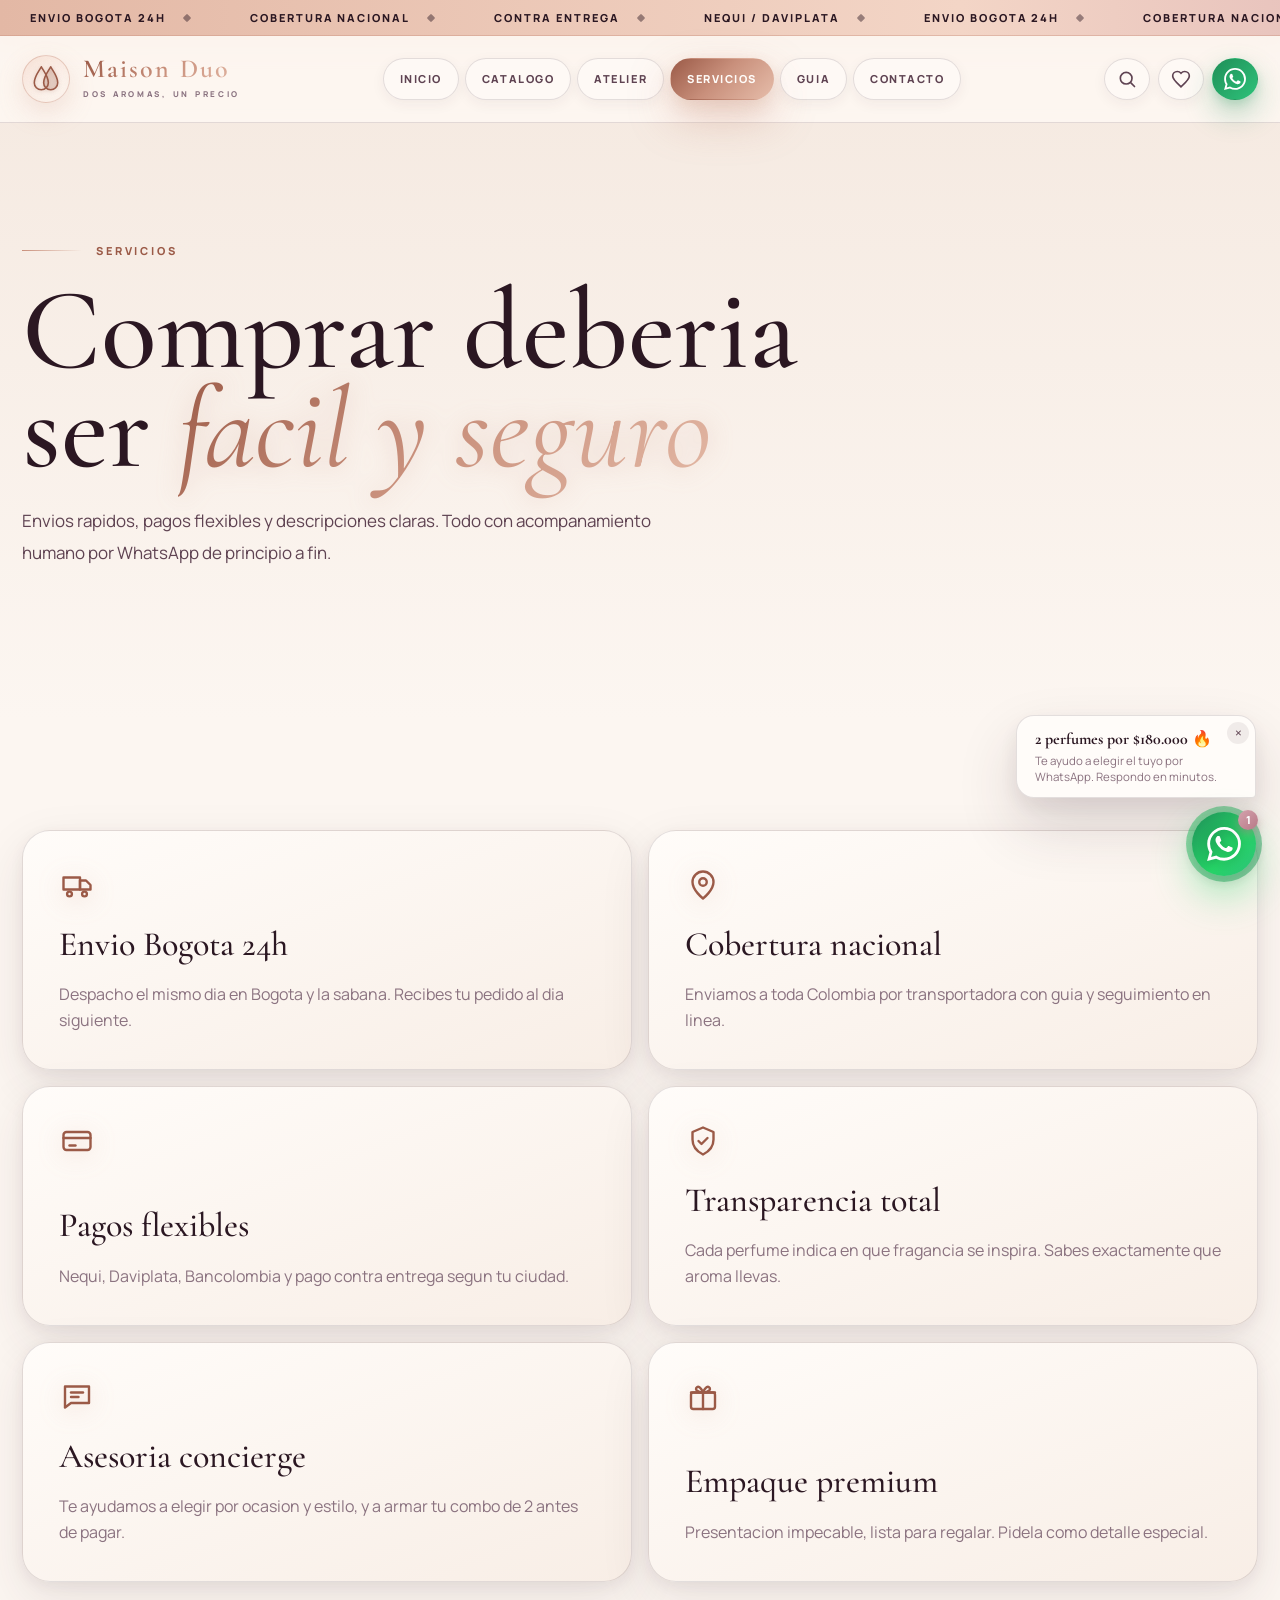
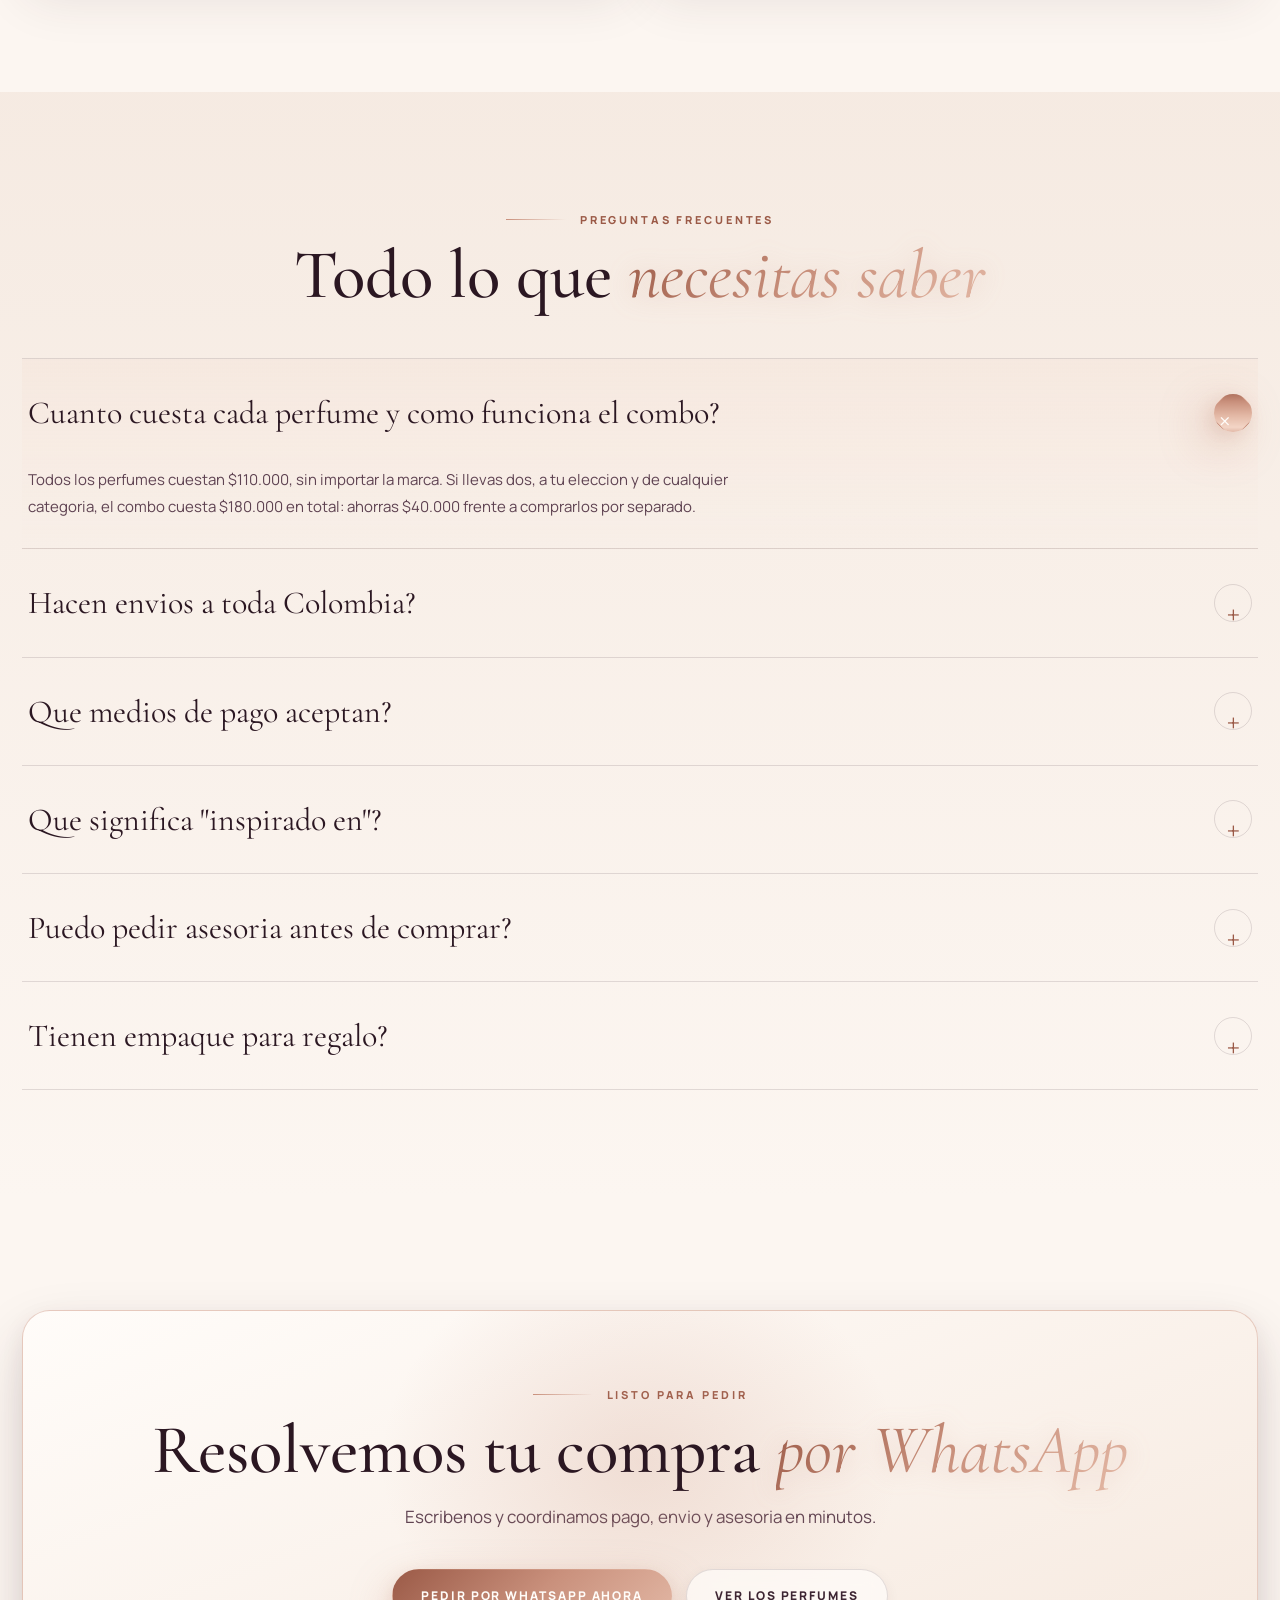
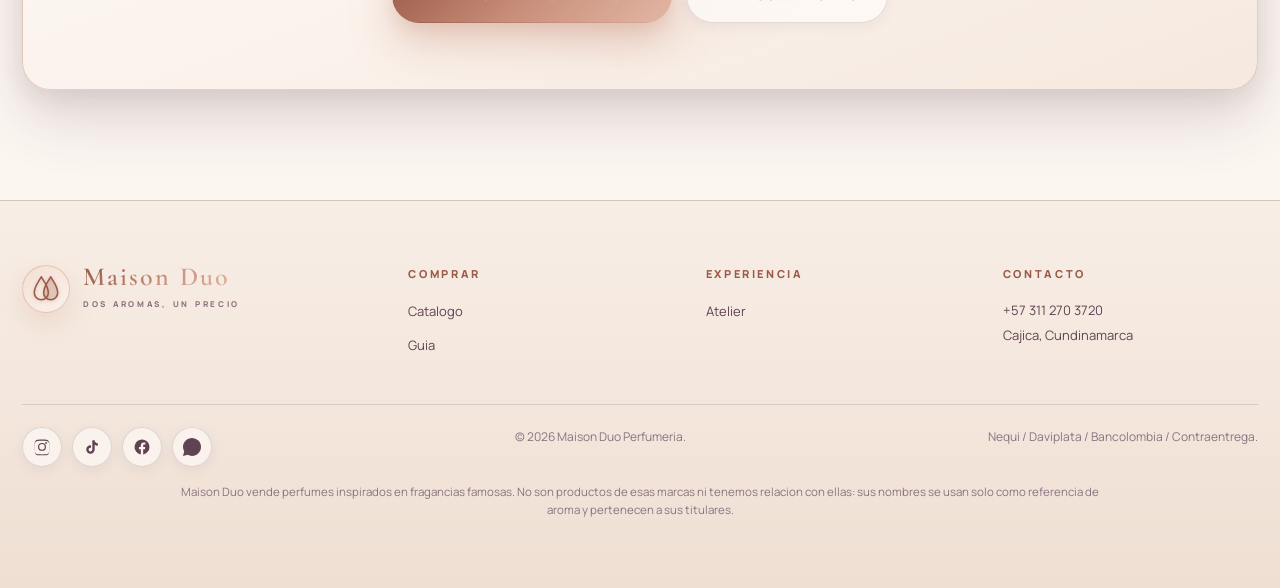
<file: servicios.html>
<!DOCTYPE html>
<html lang="es-CO">
<head>
  <meta charset="UTF-8"><meta name="viewport" content="width=device-width, initial-scale=1.0">
  <title>Servicios | Envios, pagos y transparencia - Maison Duo</title>
  <meta name="description" content="Servicios Maison Duo: envios 24h en Bogota, cobertura nacional, pago contra entrega, Nequi y Daviplata, descripciones claras de cada perfume y asesoria concierge por WhatsApp.">
  <meta name="robots" content="index,follow">
  <link rel="canonical" href="https://daniel666674.github.io/imperium-royal/servicios.html">
  <meta property="og:title" content="Servicios | Maison Duo"><meta property="og:description" content="Envios, pagos flexibles y perfumes inspirados en fragancias famosas en Colombia."><meta property="og:image" content="https://daniel666674.github.io/imperium-royal/images/WhatsApp%20Image%202026-06-13%20at%203.58.56%20PM%20%282%29.jpeg"><meta name="twitter:card" content="summary_large_image">
  <link rel="icon" href="favicon.ico" sizes="32x32">
  <link rel="preconnect" href="https://fonts.googleapis.com"><link rel="preconnect" href="https://fonts.gstatic.com" crossorigin><link href="https://fonts.googleapis.com/css2?family=Cormorant+Garamond:ital,wght@0,400;0,500;0,600;1,400&family=Manrope:wght@400;500;600;700;800&display=swap" rel="stylesheet"><link rel="stylesheet" href="styles.css?v=20">
  <script type="application/ld+json">{"@context":"https://schema.org","@type":"FAQPage","mainEntity":[{"@type":"Question","name":"Hacen envios a toda Colombia?","acceptedAnswer":{"@type":"Answer","text":"Si. Entrega en 24h en Bogota y envios a todo el pais por transportadora con guia de seguimiento."}},{"@type":"Question","name":"Que medios de pago aceptan?","acceptedAnswer":{"@type":"Answer","text":"Nequi, Daviplata, Bancolombia y pago contra entrega segun la ciudad."}},{"@type":"Question","name":"Que significa perfume inspirado en?","acceptedAnswer":{"@type":"Answer","text":"Son perfumes con un perfil olfativo similar al de fragancias famosas. No son productos de esas marcas ni tienen relacion con ellas; te indicamos en cual se inspira cada uno."}}]}</script>
</head>
<body>
<a class="skip-link" href="#main">Saltar al contenido</a><div class="ticker"><div class="ticker-track"><span>Envio Bogota 24h</span><span>Cobertura nacional</span><span>Contra entrega</span><span>Nequi / Daviplata</span><span>Envio Bogota 24h</span><span>Cobertura nacional</span><span>Contra entrega</span><span>Nequi / Daviplata</span></div></div>
<header class="site-header"><div class="shell nav-inner"><a class="brand" href="index.html"><span class="brand-mark" aria-hidden="true"><svg viewBox="0 0 64 64" fill="none"><path d="M22 6C26 14 37 26 37 40A15 15 0 0 1 7 40C7 26 18 14 22 6Z" stroke="currentColor" stroke-width="3.4" stroke-linejoin="round"/><path d="M42 6C46 14 57 26 57 40A15 15 0 0 1 27 40C27 26 38 14 42 6Z" fill="currentColor" fill-opacity=".2" stroke="currentColor" stroke-width="3.4" stroke-linejoin="round"/></svg></span><span><strong>Maison Duo</strong><small>Dos aromas, un precio</small></span></a><nav class="nav-links"><a class="nav-link" href="index.html">Inicio</a><a class="nav-link" href="catalogo.html">Catalogo</a><a class="nav-link" href="atelier.html">Atelier</a><a class="nav-link active" href="servicios.html">Servicios</a><a class="nav-link" href="guia.html">Guia</a><a class="nav-link" href="contacto.html">Contacto</a></nav><div class="nav-actions"><button class="icon-btn menu-toggle" aria-label="Abrir menu">Menu</button><a class="nav-link wa-btn" href="https://wa.me/573112703720?text=Hola%20Maison%20Duo%20%F0%9F%91%8B%20Quiero%20saber%20cu%C3%A1nto%20tarda%20y%20cu%C3%A1nto%20cuesta%20el%20env%C3%ADo%20a%20mi%20ciudad%3A%20" target="_blank" rel="noopener" aria-label="WhatsApp"><svg viewBox="0 0 32 32" fill="currentColor" aria-hidden="true"><path d="M16.003.064C7.17.064.008 7.226.008 16.062a15.94 15.94 0 0 0 2.137 7.992L0 32.064l8.2-2.148a15.98 15.98 0 0 0 7.803 1.992h.007c8.83 0 15.99-7.162 15.99-15.998 0-4.28-1.663-8.302-4.682-11.322A15.89 15.89 0 0 0 16.003.064zM23.31 19.28c-.4-.2-2.37-1.17-2.74-1.3-.37-.13-.64-.2-.9.2-.27.4-1.03 1.3-1.27 1.57-.23.27-.47.3-.87.1-.4-.2-1.69-.62-3.22-1.98-1.19-1.06-1.99-2.37-2.22-2.77-.23-.4-.02-.62.18-.82.18-.18.4-.47.6-.7.2-.23.27-.4.4-.67.13-.27.07-.5-.03-.7-.1-.2-.9-2.17-1.23-2.97-.33-.78-.66-.67-.9-.69-.23-.01-.5-.01-.77-.01-.27 0-.7.1-1.07.5-.37.4-1.4 1.37-1.4 3.34 0 1.97 1.43 3.87 1.63 4.13.2.27 2.82 4.31 6.83 6.04.95.41 1.7.66 2.28.84.96.31 1.83.26 2.52.16.77-.12 2.37-.97 2.7-1.9.33-.93.33-1.73.23-1.9-.1-.17-.37-.27-.77-.47z"/></svg></a></div></div></header>
<main id="main">
  <section class="section alt"><div class="shell section-head reveal"><div><span class="eyebrow">Servicios</span><h1>Comprar deberia ser <em>facil y seguro</em></h1><p class="lead">Envios rapidos, pagos flexibles y descripciones claras. Todo con acompanamiento humano por WhatsApp de principio a fin.</p></div></div></section>

  <section class="section"><div class="shell service-grid reveal">
    <article class="service-card"><svg width="36" height="36" viewBox="0 0 24 24" fill="none" stroke="currentColor" stroke-width="1.6" stroke-linecap="round" stroke-linejoin="round"><path d="M3 7h11v8H3z"/><path d="M14 9h4l3 3v3h-7z"/><circle cx="7" cy="18" r="1.6"/><circle cx="17" cy="18" r="1.6"/></svg><div><b>Envio Bogota 24h</b><p>Despacho el mismo dia en Bogota y la sabana. Recibes tu pedido al dia siguiente.</p></div></article>
    <article class="service-card"><svg width="36" height="36" viewBox="0 0 24 24" fill="none" stroke="currentColor" stroke-width="1.6" stroke-linecap="round" stroke-linejoin="round"><path d="M12 21s7-5.4 7-11a7 7 0 1 0-14 0c0 5.6 7 11 7 11z"/><circle cx="12" cy="10" r="2.5"/></svg><div><b>Cobertura nacional</b><p>Enviamos a toda Colombia por transportadora con guia y seguimiento en linea.</p></div></article>
    <article class="service-card"><svg width="36" height="36" viewBox="0 0 24 24" fill="none" stroke="currentColor" stroke-width="1.6" stroke-linecap="round" stroke-linejoin="round"><rect x="3" y="6" width="18" height="12" rx="2"/><path d="M3 10h18"/><path d="M7 15h4"/></svg><div><b>Pagos flexibles</b><p>Nequi, Daviplata, Bancolombia y pago contra entrega segun tu ciudad.</p></div></article>
    <article class="service-card"><svg width="36" height="36" viewBox="0 0 24 24" fill="none" stroke="currentColor" stroke-width="1.6" stroke-linecap="round" stroke-linejoin="round"><path d="M12 3l7 3v5c0 4.5-3 8-7 10-4-2-7-5.5-7-10V6z"/><path d="M9 12l2 2 4-4"/></svg><div><b>Transparencia total</b><p>Cada perfume indica en que fragancia se inspira. Sabes exactamente que aroma llevas.</p></div></article>
    <article class="service-card"><svg width="36" height="36" viewBox="0 0 24 24" fill="none" stroke="currentColor" stroke-width="1.6" stroke-linecap="round" stroke-linejoin="round"><path d="M4 5h16v11H8l-4 3z"/><path d="M8 9h8"/><path d="M8 12h5"/></svg><div><b>Asesoria concierge</b><p>Te ayudamos a elegir por ocasion y estilo, y a armar tu combo de 2 antes de pagar.</p></div></article>
    <article class="service-card"><svg width="36" height="36" viewBox="0 0 24 24" fill="none" stroke="currentColor" stroke-width="1.6" stroke-linecap="round" stroke-linejoin="round"><rect x="4" y="9" width="16" height="11" rx="1.5"/><path d="M4 9h16M12 9v11"/><path d="M12 9S10 4 8 5.5 9 9 12 9zM12 9s2-5 4-3.5S15 9 12 9z"/></svg><div><b>Empaque premium</b><p>Presentacion impecable, lista para regalar. Pidela como detalle especial.</p></div></article>
  </div></section>

  <section class="section alt"><div class="shell">
    <div class="head-center reveal"><span class="eyebrow">Preguntas frecuentes</span><h2>Todo lo que <em>necesitas saber</em></h2></div>
    <div class="faq reveal">
      <details open><summary>Cuanto cuesta cada perfume y como funciona el combo?<span>+</span></summary><p>Todos los perfumes cuestan $110.000, sin importar la marca. Si llevas dos, a tu eleccion y de cualquier categoria, el combo cuesta $180.000 en total: ahorras $40.000 frente a comprarlos por separado.</p></details>
      <details><summary>Hacen envios a toda Colombia?<span>+</span></summary><p>Si. En Bogota y la sabana entregamos en 24 horas. Al resto del pais enviamos por transportadora con guia de seguimiento para que sepas donde esta tu pedido en todo momento.</p></details>
      <details><summary>Que medios de pago aceptan?<span>+</span></summary><p>Aceptamos Nequi, Daviplata, transferencia Bancolombia y pago contra entrega segun la ciudad. Te confirmamos las opciones disponibles para tu zona por WhatsApp.</p></details>
      <details><summary>Que significa "inspirado en"?<span>+</span></summary><p>Son perfumes con un perfil olfativo similar al de fragancias muy conocidas. No son productos de esas marcas ni tienen relacion con ellas: te indicamos en cual se inspira cada uno para que sepas que aroma esperar.</p></details>
      <details><summary>Puedo pedir asesoria antes de comprar?<span>+</span></summary><p>Claro. Cuentanos para quien es y que ocasion buscas por <a href="contacto.html">WhatsApp</a> y te damos opciones concretas del catalogo para armar tu combo.</p></details>
      <details><summary>Tienen empaque para regalo?<span>+</span></summary><p>Si. Puedes solicitar empaque premium para regalo al momento de tu pedido, sin costos ocultos.</p></details>
    </div>
  </div></section>

  <section class="section"><div class="shell reveal"><div class="cta-band"><span class="eyebrow" style="justify-content:center">Listo para pedir</span><h2>Resolvemos tu compra <em>por WhatsApp</em></h2><p class="lead" style="margin:18px auto 0">Escribenos y coordinamos pago, envio y asesoria en minutos.</p><div class="cta-row"><a class="pill-btn primary" href="https://wa.me/573112703720?text=Hola%20Maison%20Duo%20%F0%9F%91%8B%20Quiero%20hacer%20un%20pedido.%20Cada%20perfume%20a%20%24110.000%20o%202%20por%20%24180.000.%20Mi%20ciudad%20es%3A%20" target="_blank" rel="noopener">Pedir por WhatsApp ahora</a><a class="pill-btn secondary" href="catalogo.html">Ver los perfumes</a></div></div></div></section>
</main>
<footer><div class="shell footer-grid"><div><a class="brand" href="index.html"><span class="brand-mark" aria-hidden="true"><svg viewBox="0 0 64 64" fill="none"><path d="M22 6C26 14 37 26 37 40A15 15 0 0 1 7 40C7 26 18 14 22 6Z" stroke="currentColor" stroke-width="3.4" stroke-linejoin="round"/><path d="M42 6C46 14 57 26 57 40A15 15 0 0 1 27 40C27 26 38 14 42 6Z" fill="currentColor" fill-opacity=".2" stroke="currentColor" stroke-width="3.4" stroke-linejoin="round"/></svg></span><span><strong>Maison Duo</strong><small>Dos aromas, un precio</small></span></a></div><div><h4>Comprar</h4><ul><li><a href="catalogo.html">Catalogo</a></li><li><a href="guia.html">Guia</a></li></ul></div><div><h4>Experiencia</h4><ul><li><a href="atelier.html">Atelier</a></li></ul></div><div><h4>Contacto</h4><p>+57 311 270 3720<br>Cajica, Cundinamarca</p></div></div><div class="shell footer-bottom"><span>© 2026 Maison Duo Perfumeria.</span><span>Nequi / Daviplata / Bancolombia / Contraentrega.</span></div></footer>
<a class="floating-wa" href="https://wa.me/573112703720?text=Hola%20Maison%20Duo%20%F0%9F%91%8B%20Quiero%20armar%20mi%20combo%20de%202%20perfumes%20por%20%24180.000.%20%C2%BFMe%20ayudan%20a%20elegir%3F%20Me%20gustan%20los%20aromas%3A%20" target="_blank" rel="noopener" aria-label="WhatsApp"><svg viewBox="0 0 32 32" fill="currentColor" aria-hidden="true"><path d="M16.003.064C7.17.064.008 7.226.008 16.062a15.94 15.94 0 0 0 2.137 7.992L0 32.064l8.2-2.148a15.98 15.98 0 0 0 7.803 1.992h.007c8.83 0 15.99-7.162 15.99-15.998 0-4.28-1.663-8.302-4.682-11.322A15.89 15.89 0 0 0 16.003.064zM23.31 19.28c-.4-.2-2.37-1.17-2.74-1.3-.37-.13-.64-.2-.9.2-.27.4-1.03 1.3-1.27 1.57-.23.27-.47.3-.87.1-.4-.2-1.69-.62-3.22-1.98-1.19-1.06-1.99-2.37-2.22-2.77-.23-.4-.02-.62.18-.82.18-.18.4-.47.6-.7.2-.23.27-.4.4-.67.13-.27.07-.5-.03-.7-.1-.2-.9-2.17-1.23-2.97-.33-.78-.66-.67-.9-.69-.23-.01-.5-.01-.77-.01-.27 0-.7.1-1.07.5-.37.4-1.4 1.37-1.4 3.34 0 1.97 1.43 3.87 1.63 4.13.2.27 2.82 4.31 6.83 6.04.95.41 1.7.66 2.28.84.96.31 1.83.26 2.52.16.77-.12 2.37-.97 2.7-1.9.33-.93.33-1.73.23-1.9-.1-.17-.37-.27-.77-.47z"/></svg></a>
<script src="site.js?v=20"></script>
</body>
</html>
</file>
<file: styles.css>
*,*::before,*::after{box-sizing:border-box;margin:0;padding:0}
:root{
  --cream-50:#fcf6f1;
  --cream-100:#f8eee6;
  --cream-200:#efdfd3;
  --cream-300:#e0cbbb;
  --ivory:#fffcf9;
  --paper:#fbf3ec;
  --linen:#f4e7dd;
  --sand:#ead8ca;
  --espresso:#2b1722;
  --ink:#3d2532;
  --cocoa:#5f4352;
  --muted:#8b7380;
  --whisper:#b9a3ae;
  --champagne:#c9907c;
  --champagne-2:#e3b8a5;
  --champagne-3:#f3d5c6;
  --bronze:#9b5a47;
  --rose-soft:#d4a3ad;
  --rose-deep:#b87887;
  --navy-soft:#3d5a72;
  --navy-deep:#243d54;
  --taupe-soft:#a8929c;
  --taupe-deep:#7a6270;
  --sage:#9bab94;
  --line:rgba(61,37,50,.14);
  --line-strong:rgba(61,37,50,.28);
  --line-gold:rgba(201,144,124,.42);
  --glass:rgba(255,252,249,.7);
  --shadow-soft:0 18px 50px rgba(61,37,50,.1),0 4px 14px rgba(61,37,50,.06);
  --shadow-float:0 28px 60px rgba(61,37,50,.16),0 8px 22px rgba(61,37,50,.08);
  --shadow-deep:0 36px 80px rgba(43,23,34,.22),0 10px 28px rgba(43,23,34,.12);
  --shadow-champagne:0 18px 44px rgba(201,144,124,.42),0 6px 16px rgba(201,144,124,.22);
  --grad-champagne:linear-gradient(135deg,#9b5a47 0%,#c9907c 28%,#e3b8a5 55%,#f3d5c6 78%,#c9907c 100%);
  --grad-cream:linear-gradient(180deg,#fcf6f1 0%,#f8eee6 60%,#efdfd3 100%);
  --grad-rose:linear-gradient(135deg,#d4a3ad,#b87887);
  --grad-navy:linear-gradient(135deg,#3d5a72,#243d54);
  --grad-taupe:linear-gradient(135deg,#a8929c,#7a6270);
  --serif:"Cormorant Garamond",Georgia,serif;
  --sans:"Manrope",system-ui,sans-serif;
  --ease:340ms cubic-bezier(.2,.8,.2,1);
  --ease-bouncy:520ms cubic-bezier(.34,1.56,.64,1);
  --radius-pill:999px;
  --radius-lg:28px;
  --radius-md:20px;
  --radius-sm:14px;
}
html{scroll-behavior:smooth;background:var(--cream-50)}
body{font-family:var(--sans);background:var(--cream-50);color:var(--espresso);line-height:1.6;overflow-x:hidden}
body::before{content:"";position:fixed;inset:0;z-index:-2;background:
  radial-gradient(1100px 600px at 12% 8%,rgba(212,163,173,.18),transparent 62%),
  radial-gradient(960px 580px at 88% 18%,rgba(61,90,114,.14),transparent 66%),
  radial-gradient(820px 520px at 50% 92%,rgba(201,144,124,.18),transparent 68%),
  linear-gradient(180deg,#fcf6f1 0%,#f8eee6 100%);
  animation:bgDrift 28s ease-in-out infinite alternate}
body::after{content:"";position:fixed;inset:0;z-index:-1;pointer-events:none;opacity:.28;background-image:
  radial-gradient(rgba(61,37,50,.22) .5px,transparent .6px);
  background-size:3px 3px;mix-blend-mode:multiply}
@keyframes bgDrift{0%{background-position:0 0,0 0,0 0,0 0}100%{background-position:60px 30px,-50px -20px,0 -30px,0 0}}
a{color:inherit;text-decoration:none}
button,input,select,textarea{font:inherit;color:var(--espresso)}
button{border:0;background:transparent;color:inherit;cursor:pointer}
img,svg{display:block;max-width:100%}
.shell{width:min(100% - 44px,1380px);margin-inline:auto}
.skip-link{position:absolute;left:16px;top:12px;z-index:100;padding:10px 18px;border-radius:var(--radius-pill);background:var(--champagne);color:#fffcf9;transform:translateY(-160%);transition:transform var(--ease)}
.skip-link:focus{transform:translateY(0)}
.progress{position:fixed;left:0;top:0;z-index:90;width:100%;height:3px;background:linear-gradient(90deg,var(--champagne),var(--rose-soft),var(--navy-soft),var(--champagne));background-size:200% 100%;transform:scaleX(0);transform-origin:left;animation:gradSlide 6s linear infinite;box-shadow:0 0 14px rgba(201,144,124,.45)}
@keyframes gradSlide{to{background-position:200% 0}}

.ticker{height:36px;overflow:hidden;color:var(--espresso);background:linear-gradient(90deg,#e3b8a5,#f3d5c6,#d4a3ad,#f3d5c6,#e3b8a5);background-size:300% 100%;border-bottom:1px solid var(--line-gold);animation:gradSlide 14s linear infinite;box-shadow:0 4px 24px rgba(201,144,124,.2)}
.ticker-track{height:100%;display:flex;align-items:center;width:max-content;animation:ticker 28s linear infinite}
.ticker span{display:inline-flex;align-items:center;gap:18px;padding:0 30px;font-size:11px;font-weight:800;letter-spacing:.18em;text-transform:uppercase;white-space:nowrap}
.ticker span::after{content:"";width:6px;height:6px;background:var(--espresso);opacity:.45;transform:rotate(45deg);border-radius:1px}
@keyframes ticker{to{transform:translateX(-50%)}}

.site-header{position:sticky;top:0;z-index:70;background:rgba(252,246,241,.74);backdrop-filter:blur(24px) saturate(140%);border-bottom:1px solid var(--line);transition:background var(--ease),box-shadow var(--ease)}
.site-header.scrolled{background:rgba(252,246,241,.94);box-shadow:0 12px 36px rgba(61,37,50,.1)}
.nav-inner{min-height:86px;display:grid;grid-template-columns:auto 1fr auto;align-items:center;gap:22px}
.brand{display:flex;align-items:center;gap:13px;min-width:max-content}
.brand-mark{width:48px;height:48px;display:grid;place-items:center;border:1px solid var(--line-gold);background:linear-gradient(145deg,rgba(243,213,198,.5),rgba(255,252,249,.7));border-radius:50%;box-shadow:0 10px 26px rgba(201,144,124,.22),inset 0 0 18px rgba(243,213,198,.3);transition:transform var(--ease-bouncy),box-shadow var(--ease)}
.brand:hover .brand-mark{transform:rotate(-12deg) scale(1.08);box-shadow:0 16px 36px rgba(201,144,124,.36),inset 0 0 22px rgba(243,213,198,.4)}
.brand-mark svg{width:30px;color:var(--bronze);filter:drop-shadow(0 1px 2px rgba(155,90,71,.3))}
.brand strong{display:block;font-family:var(--serif);font-size:26px;font-weight:600;line-height:.88;letter-spacing:.08em;background:var(--grad-champagne);background-size:200% 100%;-webkit-background-clip:text;background-clip:text;color:transparent;animation:gradSlide 8s linear infinite}
.brand small{display:block;margin-top:7px;color:var(--muted);font-size:8px;font-weight:800;letter-spacing:.34em;text-transform:uppercase}
.nav-links{display:flex;justify-content:center;gap:6px}

.nav-link,.pill-btn,.icon-btn,.tab-btn,.choice,.mini-add{position:relative;display:inline-flex;align-items:center;justify-content:center;gap:9px;min-height:42px;border:1px solid var(--line);background:rgba(255,252,249,.55);color:var(--ink);font-size:11px;font-weight:800;letter-spacing:.14em;text-transform:uppercase;border-radius:var(--radius-pill);transition:transform var(--ease),background var(--ease),border-color var(--ease),color var(--ease),box-shadow var(--ease);overflow:hidden;isolation:isolate;box-shadow:0 4px 14px rgba(61,37,50,.06)}
.nav-link::after,.pill-btn::after,.tab-btn::after,.choice::after{content:"";position:absolute;top:0;left:-120%;width:60%;height:100%;background:linear-gradient(110deg,transparent,rgba(255,252,249,.65),transparent);transition:left 700ms ease;pointer-events:none}
.nav-link:hover::after,.pill-btn:hover::after,.tab-btn:hover::after,.choice:hover::after{left:140%}
.nav-link{padding:0 16px;color:var(--cocoa)}
.nav-link:hover,.pill-btn:hover,.icon-btn:hover,.tab-btn:hover{transform:translateY(-3px);border-color:var(--line-gold);color:var(--bronze);box-shadow:0 14px 28px rgba(61,37,50,.12),0 0 0 1px rgba(201,144,124,.18)}
.nav-link.active{background:var(--grad-champagne);background-size:200% 100%;border-color:transparent;color:#fffcf9;box-shadow:var(--shadow-champagne);animation:gradSlide 8s linear infinite}

.nav-actions{display:flex;align-items:center;gap:8px}
.icon-btn{width:46px;padding:0;color:var(--cocoa);border-radius:50%}
.wa-btn{width:46px;padding:0;background:linear-gradient(135deg,#1f8f58,#2ec27a);border-color:transparent;color:#fff;border-radius:50%;box-shadow:0 14px 30px rgba(31,143,88,.32),0 4px 10px rgba(31,143,88,.18)}
.wa-btn svg{width:22px;height:22px}
.wa-btn:hover{transform:translateY(-3px) scale(1.08) rotate(-6deg);box-shadow:0 22px 44px rgba(31,143,88,.42),0 6px 14px rgba(31,143,88,.28);color:#fff}
.floating-wa svg{width:32px;height:32px}
.menu-toggle{display:none;font-size:0;position:relative;background-color:rgba(255,252,249,.55);background-image:linear-gradient(var(--cocoa),var(--cocoa));background-size:18px 2px;background-position:center;background-repeat:no-repeat}
.menu-toggle::before,.menu-toggle::after{content:"";position:absolute;left:50%;width:18px;height:2px;border-radius:2px;background:var(--cocoa);transition:transform .34s cubic-bezier(.2,.8,.2,1),top .34s ease}
.menu-toggle::before{top:calc(50% - 6px);transform:translateX(-50%)}
.menu-toggle::after{top:calc(50% + 6px);transform:translateX(-50%)}
.menu-toggle.open{background-size:0 2px}
.menu-toggle.open::before{top:50%;transform:translate(-50%,-50%) rotate(45deg)}
.menu-toggle.open::after{top:50%;transform:translate(-50%,-50%) rotate(-45deg)}
.social{display:flex;gap:10px;align-items:center}
.social-btn{display:inline-grid;place-items:center;width:40px;height:40px;border-radius:50%;border:1px solid var(--line);background:rgba(255,252,249,.6);color:var(--cocoa);box-shadow:0 4px 14px rgba(61,37,50,.06);transition:transform var(--ease),color var(--ease),box-shadow var(--ease),background var(--ease)}
.social-btn svg{width:18px;height:18px}
.social-btn:hover{transform:translateY(-4px) scale(1.08);color:#fffcf9;background:var(--grad-champagne);background-size:200% 100%;border-color:transparent;box-shadow:var(--shadow-champagne);animation:gradSlide 6s linear infinite}

.hero{position:relative;min-height:calc(100vh - 122px);overflow:hidden}
.hero::before{content:"";position:absolute;inset:0;background:
  linear-gradient(90deg,rgba(252,246,241,.92) 0 30%,rgba(252,246,241,.6) 56%,rgba(252,246,241,.12) 100%),
  url("https://images.unsplash.com/photo-1584841247175-4d766cefa018?auto=format&fit=crop&q=78&w=1800") center right/cover no-repeat;filter:saturate(.85) contrast(.96) brightness(1.05);animation:heroPan 32s ease-in-out infinite alternate}
@keyframes heroPan{0%{background-position:center right,center right}100%{background-position:left,center 60%}}
.hero::after{content:"";position:absolute;left:0;right:0;bottom:0;height:32%;background:linear-gradient(transparent,var(--cream-50));pointer-events:none}
.hero-grid{position:relative;z-index:1;display:grid;grid-template-columns:minmax(0,1fr) minmax(360px,540px);gap:46px;align-items:center;min-height:calc(100vh - 122px);padding:68px 0 78px}

.eyebrow{display:inline-flex;align-items:center;gap:14px;color:var(--bronze);font-size:11px;font-weight:800;letter-spacing:.26em;text-transform:uppercase}
.eyebrow::before{content:"";width:60px;height:1px;background:linear-gradient(90deg,var(--champagne),transparent)}
h1,h2,h3{font-family:var(--serif);font-weight:500;letter-spacing:0;color:var(--espresso)}
h1{margin-top:22px;font-size:clamp(62px,9vw,148px);line-height:.86;color:var(--espresso);max-width:820px}
h1 em,h2 em,h3 em{font-style:italic;background:var(--grad-champagne);background-size:200% 100%;-webkit-background-clip:text;background-clip:text;color:transparent;font-weight:400;animation:gradSlide 8s linear infinite;filter:drop-shadow(0 2px 12px rgba(201,144,124,.32))}
.lead{max-width:650px;margin-top:26px;color:var(--cocoa);font-size:17px;line-height:1.85}
.cta-row{display:flex;flex-wrap:wrap;gap:14px;margin-top:36px}

.pill-btn{min-height:54px;padding:0 28px;color:var(--ink);font-size:12px;letter-spacing:.16em}
.pill-btn.primary{background:var(--grad-champagne);background-size:200% 100%;border-color:transparent;color:#fffcf9;box-shadow:var(--shadow-champagne);animation:gradSlide 8s linear infinite}
.pill-btn.primary:hover{transform:translateY(-4px) scale(1.03);box-shadow:0 30px 60px rgba(201,144,124,.5),0 10px 22px rgba(201,144,124,.32);color:#fffcf9}
.pill-btn.secondary{background:rgba(255,252,249,.7);backdrop-filter:blur(10px);color:var(--ink)}
.pill-btn.secondary:hover{background:rgba(243,213,198,.55);color:var(--espresso);border-color:var(--line-gold)}

.proof-strip{display:grid;grid-template-columns:repeat(4,minmax(0,1fr));gap:12px;max-width:760px;margin-top:54px}
.proof-strip div{background:linear-gradient(160deg,rgba(255,252,249,.92),rgba(248,238,230,.78));backdrop-filter:blur(10px);padding:22px 18px;border:1px solid var(--line);border-radius:var(--radius-md);box-shadow:var(--shadow-soft);transition:transform var(--ease),box-shadow var(--ease),border-color var(--ease)}
.proof-strip div:hover{transform:translateY(-6px);border-color:var(--line-gold);box-shadow:var(--shadow-float)}
.proof-strip b{display:block;font-family:var(--serif);font-size:40px;font-weight:500;line-height:1;background:var(--grad-champagne);background-size:200% 100%;-webkit-background-clip:text;background-clip:text;color:transparent;animation:gradSlide 8s linear infinite}
.proof-strip span{display:block;margin-top:8px;color:var(--muted);font-size:10px;font-weight:800;letter-spacing:.18em;text-transform:uppercase}

.hero-panel{position:relative;min-height:620px;perspective:1400px}
.image-stack{position:absolute;inset:22px 0 0}
.photo-frame{position:absolute;overflow:hidden;border:1px solid rgba(255,252,249,.7);background:#fff;box-shadow:var(--shadow-deep);transition:transform 800ms cubic-bezier(.2,.8,.2,1),box-shadow 600ms;border-radius:var(--radius-md);animation:floatY 6s ease-in-out infinite}
.photo-frame:hover{box-shadow:0 40px 90px rgba(43,23,34,.32),0 0 0 1px rgba(201,144,124,.32)}
.photo-frame img{width:100%;height:100%;object-fit:cover;transition:transform 1.2s ease;filter:saturate(.92)}
.photo-frame:hover img{transform:scale(1.06)}
.photo-frame.main{width:400px;height:470px;right:62px;top:28px;transform:rotateY(-10deg) rotateZ(2deg);animation-delay:0s}
.photo-frame.side{width:255px;height:315px;left:0;top:128px;transform:rotateZ(-7deg);animation-delay:-2s}
.photo-frame.mini{width:240px;height:265px;right:0;bottom:55px;transform:rotateZ(-3deg);animation-delay:-4s}
@keyframes floatY{0%,100%{translate:0 0}50%{translate:0 -14px}}
.floating-note{position:absolute;left:26px;bottom:22px;width:min(340px,88%);padding:24px 26px;border:1px solid var(--line-gold);background:linear-gradient(145deg,rgba(255,252,249,.94),rgba(248,238,230,.88));backdrop-filter:blur(20px);border-radius:var(--radius-lg);box-shadow:var(--shadow-deep);animation:floatY 5s ease-in-out infinite}
.floating-note::before{content:"";position:absolute;inset:0;border-radius:var(--radius-lg);padding:1px;background:var(--grad-champagne);background-size:300% 300%;-webkit-mask:linear-gradient(#000 0 0) content-box,linear-gradient(#000 0 0);-webkit-mask-composite:xor;mask-composite:exclude;opacity:.55;animation:gradSlide 8s linear infinite;pointer-events:none}
.floating-note b{display:block;font-family:var(--serif);font-size:28px;font-weight:500;color:var(--espresso)}
.floating-note span{display:block;margin-top:8px;color:var(--muted);font-size:11px;font-weight:800;letter-spacing:.16em;text-transform:uppercase}

.section{padding:110px 0;background:transparent;position:relative}
.section.alt{background:linear-gradient(180deg,rgba(239,223,211,.5),rgba(252,246,241,0))}
.section-head{display:flex;align-items:end;justify-content:space-between;gap:28px;margin-bottom:42px}
h2{margin-top:14px;font-size:clamp(42px,5.4vw,82px);line-height:.95;color:var(--espresso)}

.split{display:grid;grid-template-columns:.95fr 1.05fr;gap:18px}
.panel{min-height:460px;background:linear-gradient(160deg,#fffcf9,#f8eee6);padding:44px;display:flex;flex-direction:column;justify-content:space-between;position:relative;overflow:hidden;border:1px solid var(--line);border-radius:var(--radius-lg);box-shadow:var(--shadow-float);transition:transform var(--ease),box-shadow var(--ease),border-color var(--ease)}
.panel:hover{transform:translateY(-6px);border-color:var(--line-gold);box-shadow:var(--shadow-deep)}
.panel::after{content:"";position:absolute;top:-50%;right:-30%;width:60%;height:200%;background:radial-gradient(closest-side,rgba(201,144,124,.18),transparent 70%);transform:rotate(18deg);pointer-events:none;animation:floatY 10s ease-in-out infinite}
.panel[data-tone="blue"]{background:linear-gradient(145deg,#dfe7ee,#fffcf9)}
.panel[data-tone="rose"]{background:linear-gradient(145deg,#f3dde2,#fffcf9)}
.panel[data-tone="green"]{background:linear-gradient(145deg,#dde6df,#fffcf9)}
.panel[data-tone="copper"]{background:linear-gradient(145deg,#f1dfd1,#fffcf9)}
.panel p{max-width:520px;color:var(--cocoa);line-height:1.8;position:relative;z-index:1}
.panel h3{font-size:clamp(38px,4vw,64px);line-height:.95;position:relative;z-index:1}

.grid-four{display:grid;grid-template-columns:repeat(4,1fr);gap:16px}
.feature-tile{min-height:270px;background:linear-gradient(160deg,#fffcf9,#f8eee6);padding:32px;display:flex;flex-direction:column;justify-content:space-between;position:relative;overflow:hidden;border:1px solid var(--line);border-radius:var(--radius-lg);box-shadow:var(--shadow-soft);transition:transform var(--ease-bouncy),box-shadow var(--ease),border-color var(--ease)}
.feature-tile::before{content:"";position:absolute;inset:0;background:radial-gradient(circle at var(--mx,30%) var(--my,30%),rgba(201,144,124,.2),transparent 50%);opacity:0;transition:opacity var(--ease);pointer-events:none}
.feature-tile:hover{transform:translateY(-10px) scale(1.02);border-color:var(--line-gold);box-shadow:var(--shadow-deep)}
.feature-tile:hover::before{opacity:1}
.feature-tile span{color:var(--bronze);font-size:11px;font-weight:800;letter-spacing:.2em;text-transform:uppercase}
.feature-tile b{font-family:var(--serif);font-size:36px;font-weight:500;line-height:1.05;color:var(--espresso)}
.feature-tile p{color:var(--muted);font-size:14px}

.catalog-tools{display:flex;align-items:center;justify-content:space-between;gap:16px;flex-wrap:wrap;padding:22px 26px;border:1px solid var(--line);background:linear-gradient(160deg,rgba(255,252,249,.94),rgba(248,238,230,.85));backdrop-filter:blur(14px);margin-bottom:24px;border-radius:var(--radius-lg);box-shadow:var(--shadow-soft)}
.tabs{display:flex;gap:8px;flex-wrap:wrap}
.tab-btn{padding:0 18px;color:var(--ink)}
.tab-btn.active{background:var(--grad-champagne);background-size:200% 100%;border-color:transparent;color:#fffcf9;box-shadow:var(--shadow-champagne);animation:gradSlide 8s linear infinite}
.tab-btn[data-filter="hombre"].active{background:var(--grad-navy);box-shadow:0 18px 44px rgba(36,61,84,.32),0 6px 16px rgba(36,61,84,.18)}
.tab-btn[data-filter="mujer"].active{background:var(--grad-rose);box-shadow:0 18px 44px rgba(184,120,135,.32),0 6px 16px rgba(184,120,135,.18)}
.tab-btn[data-filter="unisex"].active{background:var(--grad-taupe);box-shadow:0 18px 44px rgba(122,98,112,.32),0 6px 16px rgba(122,98,112,.18)}

.search-wrap{display:flex;align-items:center;gap:10px;min-height:44px;border:1px solid var(--line);background:rgba(255,252,249,.85);padding:0 18px;border-radius:var(--radius-pill);transition:border-color var(--ease),box-shadow var(--ease);color:var(--ink)}
.search-wrap:focus-within{border-color:var(--line-gold);box-shadow:0 0 0 4px rgba(201,144,124,.16)}
.search-wrap input{width:220px;border:0;outline:0;background:transparent;color:var(--espresso);font-size:12px;font-weight:700}
.search-wrap input::placeholder{color:var(--whisper)}
.select{min-height:44px;border:1px solid var(--line);background:rgba(255,252,249,.85);color:var(--ink);padding:0 18px;font-size:12px;font-weight:700;outline:0;border-radius:var(--radius-pill);cursor:pointer;transition:border-color var(--ease)}
.select:hover{border-color:var(--line-gold)}
.catalog-count{min-height:44px;display:inline-flex;align-items:center;border:1px solid var(--line-gold);padding:0 18px;color:var(--bronze);font-size:11px;font-weight:800;letter-spacing:.14em;text-transform:uppercase;border-radius:var(--radius-pill);background:rgba(243,213,198,.32)}

.catalog-layout{display:grid;grid-template-columns:360px 1fr;gap:20px}
.spotlight{background:linear-gradient(160deg,#fffcf9,#f4e7dd);min-height:640px;padding:32px;display:flex;flex-direction:column;justify-content:space-between;position:sticky;top:108px;border:1px solid var(--line);border-radius:var(--radius-lg);box-shadow:var(--shadow-float);overflow:hidden}
.spotlight::before{content:"";position:absolute;top:-20%;right:-20%;width:70%;height:70%;background:radial-gradient(circle,rgba(201,144,124,.2),transparent 60%);animation:floatY 8s ease-in-out infinite;pointer-events:none}
.spotlight figure,.product-image{background:linear-gradient(160deg,#fffcf9,#efdfd3);display:grid;place-items:center;overflow:hidden;border-radius:var(--radius-md)}
.spotlight figure{height:400px;border:1px solid var(--line);position:relative;z-index:1;overflow:hidden;border-radius:var(--radius-md)}
.spotlight figure .product-photo{border-radius:var(--radius-md)}
.spotlight h3{font-size:44px;line-height:.98;margin-top:24px;position:relative;z-index:1}
.spotlight p{margin-top:14px;color:var(--muted);position:relative;z-index:1}

.product-grid{display:grid;grid-template-columns:repeat(3,minmax(0,1fr));gap:22px;padding:6px}
.product-card{position:relative;border:1px solid var(--line);background:linear-gradient(160deg,#fffcf9,#f8eee6);min-height:560px;display:flex;flex-direction:column;border-radius:var(--radius-lg);overflow:hidden;transition:transform var(--ease),border-color var(--ease),box-shadow var(--ease),opacity 420ms ease;transform-style:preserve-3d;box-shadow:var(--shadow-soft);content-visibility:auto;contain-intrinsic-size:560px;--accent:var(--champagne);--accent-deep:var(--bronze);--accent-grad:var(--grad-champagne)}
.product-card[data-cat="hombre"]{--accent:var(--navy-soft);--accent-deep:var(--navy-deep);--accent-grad:var(--grad-navy)}
.product-card[data-cat="mujer"]{--accent:var(--rose-soft);--accent-deep:var(--rose-deep);--accent-grad:var(--grad-rose)}
.product-card[data-cat="unisex"]{--accent:var(--taupe-soft);--accent-deep:var(--taupe-deep);--accent-grad:var(--grad-taupe)}
.product-card::before{content:"";position:absolute;left:0;right:0;top:0;height:4px;background:var(--accent-grad);opacity:.85;z-index:3}
.product-card::after{content:"";position:absolute;inset:0;border-radius:var(--radius-lg);padding:1px;background:linear-gradient(135deg,transparent 30%,var(--accent),transparent 70%);-webkit-mask:linear-gradient(#000 0 0) content-box,linear-gradient(#000 0 0);-webkit-mask-composite:xor;mask-composite:exclude;opacity:0;transition:opacity var(--ease);pointer-events:none;z-index:2}
.product-card:hover{transform:translateY(-12px) rotateX(var(--rx,0deg)) rotateY(var(--ry,0deg));border-color:var(--accent);box-shadow:0 40px 80px rgba(61,37,50,.18),0 0 0 1px var(--accent)}
.product-card:hover::after{opacity:.7}
.product-card.enter{animation:cardIn 620ms cubic-bezier(.18,.9,.24,1) both;animation-delay:calc(var(--i,0) * 40ms)}
@keyframes cardIn{from{opacity:0;transform:translateY(36px) scale(.95)}to{opacity:1;transform:translateY(0) scale(1)}}
.product-image{height:300px;border-bottom:1px solid var(--line);border-radius:var(--radius-lg) var(--radius-lg) 0 0;position:relative;overflow:hidden}
.product-photo{width:100%;height:100%;object-fit:cover;object-position:center top;display:block;transition:transform .55s cubic-bezier(.18,.9,.24,1)}
.product-card:hover .product-photo{transform:scale(1.07)}
.product-info{padding:24px;display:flex;flex-direction:column;flex:1;position:relative}
.product-brand{color:var(--accent-deep);font-size:11px;font-weight:800;letter-spacing:.22em;text-transform:uppercase;display:inline-flex;align-items:center;gap:8px}
.product-brand::before{content:"";width:8px;height:8px;border-radius:50%;background:var(--accent-grad)}
.product-info h3{font-size:32px;line-height:1;margin-top:10px;color:var(--espresso)}
.notes{display:grid;gap:8px;margin:18px 0;color:var(--muted);font-size:13px}
.notes div{display:grid;grid-template-columns:74px 1fr;gap:10px}
.notes b{color:var(--accent-deep);font-size:10px;letter-spacing:.14em;text-transform:uppercase}
.price-row{margin-top:auto;display:flex;align-items:center;justify-content:space-between;gap:12px}
.price{font-family:var(--serif);font-size:32px;background:var(--accent-grad);background-size:200% 100%;-webkit-background-clip:text;background-clip:text;color:transparent;animation:gradSlide 8s linear infinite}
.mini-add{min-height:42px;padding:0 18px;background:var(--accent-grad);background-size:200% 100%;border-color:transparent;color:#fffcf9;font-size:11px;font-weight:800;letter-spacing:.12em;text-transform:uppercase;box-shadow:0 10px 22px rgba(61,37,50,.18);animation:gradSlide 8s linear infinite}
.mini-add:hover{transform:translateY(-3px) scale(1.05);box-shadow:0 16px 34px rgba(61,37,50,.28);color:#fffcf9}

.scent-art{width:100%;height:100%;position:relative;display:grid;place-items:center;overflow:hidden;background:radial-gradient(ellipse at center,#fffcf9,#efdfd3)}
.scent-art::before{content:"";position:absolute;width:62%;height:18%;bottom:12%;border-radius:50%;background:rgba(61,37,50,.16);filter:blur(22px)}
.scent-box{position:absolute;left:11%;top:15%;width:43%;height:68%;background:linear-gradient(145deg,var(--box-1),var(--box-2));box-shadow:18px 22px 32px rgba(61,37,50,.18);border-radius:6px}
.scent-box::after{content:attr(data-brand);position:absolute;inset:16% 8%;display:grid;place-items:center;border:1px solid rgba(255,255,255,.22);color:rgba(255,255,255,.94);font-family:var(--serif);font-size:clamp(20px,3vw,34px);line-height:.92;text-align:center;border-radius:3px}
.scent-bottle{position:absolute;right:13%;bottom:13%;width:36%;height:62%;border-radius:14px 14px 22px 22px;background:linear-gradient(160deg,rgba(255,255,255,.24),transparent 20%),linear-gradient(180deg,var(--juice-1),var(--juice-2));border:1px solid rgba(61,37,50,.18);box-shadow:0 22px 34px rgba(61,37,50,.18)}
.scent-bottle::before{content:"";position:absolute;left:50%;top:-14%;width:42%;height:18%;transform:translateX(-50%);border-radius:6px 6px 2px 2px;background:linear-gradient(180deg,#3d2532,#1f1118);box-shadow:0 0 0 1px rgba(255,255,255,.24)}
.scent-bottle::after{content:attr(data-name);position:absolute;inset:36% 10% auto;min-height:28%;display:grid;place-items:center;color:white;font-family:var(--serif);font-size:clamp(17px,2.2vw,29px);line-height:.92;text-align:center;text-shadow:0 2px 9px rgba(0,0,0,.55)}
.art-blue{--box-1:#3d5a72;--box-2:#243d54;--juice-1:#3d5a72;--juice-2:#243d54}
.art-fresh{--box-1:#9bab94;--box-2:#5a6f56;--juice-1:#a4baa0;--juice-2:#5e7960}
.art-black{--box-1:#3d2532;--box-2:#1f1118;--juice-1:#2b1722;--juice-2:#5f4352}
.art-rose{--box-1:#d4a3ad;--box-2:#b87887;--juice-1:#e8c4cc;--juice-2:#c98a99}
.art-oud{--box-1:#9b5a47;--box-2:#5f4352;--juice-1:#9b5a47;--juice-2:#3d2532}

.atelier-rail{display:flex;gap:20px;overflow-x:auto;scroll-snap-type:x mandatory;padding:0 max(22px,calc((100vw - 1380px)/2 + 22px)) 28px;scrollbar-width:none}
.atelier-rail::-webkit-scrollbar{display:none}
.atelier-panel{position:relative;flex:0 0 min(82vw,540px);height:440px;scroll-snap-align:center;border:1px solid var(--line);background:linear-gradient(145deg,var(--tone),#fffcf9);overflow:hidden;padding:36px;display:flex;flex-direction:column;justify-content:space-between;border-radius:var(--radius-lg);box-shadow:var(--shadow-float);transition:transform var(--ease),box-shadow var(--ease)}
.atelier-panel:hover{transform:translateY(-8px);box-shadow:var(--shadow-deep)}
.atelier-panel::before{content:"";position:absolute;inset:24px;border:1px solid var(--line-gold);pointer-events:none;border-radius:calc(var(--radius-lg) - 12px)}
.atelier-panel .scent-art{position:absolute;right:-18px;bottom:-18px;width:255px;height:255px;box-shadow:var(--shadow-deep);border-radius:var(--radius-md)}
.atelier-panel h3{position:relative;z-index:1;max-width:320px;font-size:50px;line-height:.95}
.atelier-panel p{position:relative;z-index:1;max-width:280px;color:var(--cocoa)}

.service-grid{display:grid;grid-template-columns:repeat(2,1fr);gap:16px}
.service-card{background:linear-gradient(160deg,#fffcf9,#f8eee6);padding:36px;min-height:240px;display:flex;flex-direction:column;justify-content:space-between;border:1px solid var(--line);border-radius:var(--radius-lg);box-shadow:var(--shadow-soft);transition:transform var(--ease),box-shadow var(--ease),border-color var(--ease)}
.service-card:hover{transform:translateY(-8px);border-color:var(--line-gold);box-shadow:var(--shadow-deep)}
.service-card svg{color:var(--bronze);filter:drop-shadow(0 4px 12px rgba(201,144,124,.32))}
.service-card b{font-family:var(--serif);font-size:34px;font-weight:500;color:var(--espresso)}
.service-card p{color:var(--muted);margin-top:10px}

.finder{display:grid;grid-template-columns:.95fr 1.05fr;gap:18px}
.finder-copy,.finder-stage{background:linear-gradient(160deg,#fffcf9,#f8eee6);padding:44px;border:1px solid var(--line);border-radius:var(--radius-lg);box-shadow:var(--shadow-float)}
.finder-options{display:grid;grid-template-columns:repeat(2,1fr);gap:12px;margin-top:24px}
.choice{min-height:50px;padding:0 18px;color:var(--ink);font-size:12px;font-weight:800;letter-spacing:.12em;text-transform:uppercase}
.choice.active{background:var(--grad-champagne);background-size:200% 100%;border-color:transparent;color:#fffcf9;box-shadow:var(--shadow-champagne);animation:gradSlide 8s linear infinite}
.choice[data-pick="cat:hombre"].active{background:var(--grad-navy);box-shadow:0 18px 44px rgba(36,61,84,.32)}
.choice[data-pick="cat:mujer"].active{background:var(--grad-rose);box-shadow:0 18px 44px rgba(184,120,135,.32)}
.choice[data-pick="cat:unisex"].active{background:var(--grad-taupe);box-shadow:0 18px 44px rgba(122,98,112,.32)}
.choice:hover{transform:translateY(-3px);color:var(--bronze)}
.finder-result{min-height:340px;display:grid;align-content:center;gap:20px;animation:fadeUp 600ms ease both}
@keyframes fadeUp{from{opacity:0;transform:translateY(16px)}to{opacity:1;transform:translateY(0)}}
.result-name{font-family:var(--serif);font-size:52px;line-height:.95;background:var(--grad-champagne);background-size:200% 100%;-webkit-background-clip:text;background-clip:text;color:transparent;animation:gradSlide 8s linear infinite}
.result-copy{color:var(--cocoa);max-width:520px;line-height:1.8}

.faq{border-top:1px solid var(--line)}
details{border-bottom:1px solid var(--line);transition:background var(--ease)}
details[open]{background:linear-gradient(180deg,rgba(243,213,198,.18),transparent)}
summary{list-style:none;display:flex;align-items:center;justify-content:space-between;gap:16px;padding:28px 6px;font-family:var(--serif);font-size:32px;color:var(--espresso);cursor:pointer;transition:color var(--ease)}
summary:hover{color:var(--bronze)}
summary::-webkit-details-marker{display:none}
summary span{width:38px;height:38px;border:1px solid var(--line);display:grid;place-items:center;color:var(--bronze);transition:rotate var(--ease-bouncy),background var(--ease),box-shadow var(--ease);border-radius:50%}
summary span:hover{box-shadow:0 0 0 6px rgba(201,144,124,.14)}
details[open] summary span{rotate:45deg;background:var(--grad-champagne);color:#fffcf9;border-color:transparent;box-shadow:var(--shadow-champagne)}
details p{max-width:760px;color:var(--cocoa);padding:0 6px 28px;font-size:15px;line-height:1.8}

.contact-grid{display:grid;grid-template-columns:.9fr 1.1fr;gap:18px}
.contact-card,.contact-form{background:linear-gradient(160deg,#fffcf9,#f8eee6);padding:44px;border:1px solid var(--line);border-radius:var(--radius-lg);box-shadow:var(--shadow-float)}
.contact-card ul{list-style:none;display:grid;gap:14px;margin-top:26px;color:var(--cocoa)}
.contact-form{display:grid;gap:16px}
.field{display:grid;gap:8px}
.field label{color:var(--bronze);font-size:11px;font-weight:800;letter-spacing:.18em;text-transform:uppercase}
.field input,.field textarea{width:100%;border:1px solid var(--line);background:rgba(255,252,249,.85);color:var(--espresso);padding:16px 18px;outline:0;border-radius:var(--radius-md);transition:border-color var(--ease),box-shadow var(--ease),background var(--ease)}
.field textarea{min-height:140px;resize:vertical}
.field input:focus,.field textarea:focus{border-color:var(--champagne);background:rgba(243,213,198,.2);box-shadow:0 0 0 4px rgba(201,144,124,.14)}
.field input::placeholder,.field textarea::placeholder{color:var(--whisper)}

.newsletter{border-block:1px solid var(--line);background:linear-gradient(120deg,#f8eee6,#f3dde2,#dfe7ee,#f8eee6);background-size:300% 100%;padding:68px 0;animation:gradSlide 18s linear infinite;position:relative;overflow:hidden}
.newsletter::before{content:"";position:absolute;inset:0;background:radial-gradient(circle at 20% 50%,rgba(212,163,173,.22),transparent 50%),radial-gradient(circle at 80% 50%,rgba(61,90,114,.18),transparent 50%);pointer-events:none}
.newsletter-inner{display:grid;grid-template-columns:1fr 1fr;gap:30px;align-items:center;position:relative;z-index:1}
.form{display:flex;gap:10px}
.form input{min-width:0;flex:1;height:56px;border:1px solid var(--line);background:rgba(255,252,249,.9);color:var(--espresso);padding:0 22px;outline:0;border-radius:var(--radius-pill);transition:border-color var(--ease),box-shadow var(--ease)}
.form input:focus{border-color:var(--champagne);box-shadow:0 0 0 4px rgba(201,144,124,.16)}
.form input::placeholder{color:var(--whisper)}

footer{padding:64px 0 38px;background:linear-gradient(180deg,#f8eee6,#efdfd3);border-top:1px solid var(--line)}
.footer-grid{display:grid;grid-template-columns:1.35fr repeat(3,1fr);gap:42px}
footer p,footer a{color:var(--cocoa);font-size:13px;line-height:1.9;transition:color var(--ease)}
footer a:hover{color:var(--bronze)}
footer h4{margin-bottom:16px;color:var(--bronze);font-size:11px;font-weight:800;letter-spacing:.24em;text-transform:uppercase}
footer ul{list-style:none;display:grid;gap:8px}
.footer-bottom{display:flex;justify-content:space-between;gap:18px;flex-wrap:wrap;margin-top:46px;padding-top:22px;border-top:1px solid var(--line);color:var(--muted);font-size:12px}

.floating-wa{position:fixed;right:24px;bottom:24px;z-index:55;width:64px;height:64px;display:grid;place-items:center;background:linear-gradient(135deg,#1f8f58,#2ec27a);color:white;border-radius:50%;font-size:11px;font-weight:800;letter-spacing:.1em;box-shadow:0 18px 40px rgba(31,143,88,.4),0 4px 14px rgba(61,37,50,.18);transition:transform var(--ease-bouncy),box-shadow var(--ease);animation:waBreathe 3.2s ease-in-out infinite}
.floating-wa::before{content:"";position:absolute;inset:-6px;border-radius:50%;background:linear-gradient(135deg,#2ec27a,#1f8f58);opacity:.5;z-index:-1;animation:waPulse 2.4s ease-out infinite}
.floating-wa:hover{transform:scale(1.12) rotate(-8deg);box-shadow:0 26px 50px rgba(31,143,88,.55),0 6px 18px rgba(61,37,50,.22)}
@keyframes waBreathe{0%,100%{translate:0 0}50%{translate:0 -6px}}
@keyframes waPulse{0%{transform:scale(1);opacity:.5}100%{transform:scale(1.6);opacity:0}}

.reveal{opacity:0;transform:translateY(28px);transition:opacity 620ms cubic-bezier(.2,.8,.2,1),transform 620ms cubic-bezier(.2,.8,.2,1)}
.reveal.visible{opacity:1;transform:translateY(0)}
.pulse{animation:addedPulse 700ms ease}
@keyframes addedPulse{0%,100%{box-shadow:0 0 0 rgba(201,144,124,0)}45%{box-shadow:0 0 0 14px rgba(201,144,124,.28),0 0 40px rgba(201,144,124,.42)}}

.cursor-glow{position:fixed;top:0;left:0;width:480px;height:480px;border-radius:50%;background:radial-gradient(circle,rgba(201,144,124,.18),transparent 60%);pointer-events:none;z-index:1;transform:translate(-50%,-50%);transition:opacity 600ms ease;opacity:0;will-change:transform}
@media (hover:hover) and (pointer:fine){.cursor-glow{mix-blend-mode:multiply}}
.cursor-glow.on{opacity:1}

@media (prefers-reduced-motion:reduce){
  *,*::before,*::after{animation-duration:.01ms!important;animation-iteration-count:1!important;scroll-behavior:auto!important;transition-duration:.01ms!important}
}
@media (max-width:1120px){
  .nav-links{position:fixed;left:22px;right:22px;top:108px;display:none;grid-template-columns:1fr;background:var(--ivory);border:1px solid var(--line);padding:18px;border-radius:var(--radius-lg);box-shadow:var(--shadow-deep)}
  .nav-links.open{display:grid;animation:fadeUp 360ms ease both}
  .menu-toggle{display:inline-flex}.wa-btn{display:none}
  .hero-grid,.split,.catalog-layout,.finder,.contact-grid,.newsletter-inner{grid-template-columns:1fr}
  .hero-panel{min-height:560px}.spotlight{position:relative;top:auto}.product-grid{grid-template-columns:repeat(2,1fr)}.grid-four{grid-template-columns:repeat(2,1fr)}.footer-grid{grid-template-columns:1fr 1fr}
}
@media (max-width:740px){
  .shell{width:min(100% - 30px,1380px)}.ticker{height:32px}.nav-inner{min-height:72px;gap:10px}.brand strong{font-size:22px}.brand-mark{width:40px;height:40px}
  .icon-btn:not(.menu-toggle):not(.nav-tool){display:none}
  .icon-btn,.nav-tool{width:42px;height:42px}
  .hero-grid{padding:52px 0 42px}h1{font-size:clamp(54px,17vw,88px)}.lead{font-size:15px}.proof-strip{grid-template-columns:repeat(2,1fr);margin-top:38px}
  .hero-panel{min-height:460px}.photo-frame.main{width:270px;height:330px;right:34px}.photo-frame.side{width:190px;height:230px}.photo-frame.mini{width:170px;height:190px}.floating-note{display:none}
  .section{padding:76px 0}.section-head{align-items:start;flex-direction:column}.panel{padding:32px;min-height:360px}.grid-four,.service-grid,.finder-options{grid-template-columns:1fr}
  .product-grid{grid-template-columns:repeat(2,1fr);gap:12px}.product-image{height:172px}.product-info{padding:14px}.product-card h3{font-size:18px}.notes{display:none}.social-btn{width:38px;height:38px}
  .product-card{min-height:auto;contain-intrinsic-size:340px}
  .price-row{flex-direction:row;align-items:center;gap:8px;margin-top:14px}
  .price-row .price{font-size:22px}
  .mini-add{width:38px;height:38px;min-height:38px;padding:0;font-size:18px;flex:none;border-radius:50%}
  .mini-add::before{content:"+";display:block;line-height:1}
  .mini-add{font-size:0}.mini-add::before{font-size:22px;font-weight:700;color:#fffcf9}
  .catalog-tools{align-items:stretch;padding:18px}.search-wrap input{width:100%}.spotlight{min-height:auto}.form{flex-direction:column}.footer-grid{grid-template-columns:1fr}
  .floating-wa{width:56px;height:56px;right:18px;bottom:18px}
}

/* ============ Premium landing + inner-page components ============ */
.head-center{text-align:center;max-width:760px;margin:0 auto 50px}
.head-center .eyebrow{justify-content:center}
.head-center p.lead{margin-inline:auto}

/* Hero on real product imagery */
.hero::before{background:
  linear-gradient(90deg,rgba(252,246,241,.97) 0 26%,rgba(252,246,241,.62) 52%,rgba(250,243,237,.18) 100%),
  url("images/WhatsApp%20Image%202026-06-13%20at%203.59.11%20PM.jpeg") center right/cover no-repeat}

/* Showcase mosaic */
.showcase{display:grid;grid-template-columns:repeat(6,1fr);grid-auto-rows:212px;gap:16px}
.show-tile{position:relative;overflow:hidden;border:1px solid var(--line);border-radius:var(--radius-lg);box-shadow:var(--shadow-soft);background:linear-gradient(160deg,#fffcf9,#efdfd3);transition:transform var(--ease),box-shadow var(--ease),border-color var(--ease)}
.show-tile img{position:absolute;inset:0;width:100%;height:100%;object-fit:cover;transition:transform 1.1s cubic-bezier(.2,.8,.2,1)}
.show-tile::after{content:"";position:absolute;inset:0;background:linear-gradient(180deg,transparent 36%,rgba(43,23,34,.08) 58%,rgba(43,23,34,.64) 100%)}
.show-tile:hover{transform:translateY(-8px);border-color:var(--line-gold);box-shadow:var(--shadow-deep)}
.show-tile:hover img{transform:scale(1.08)}
.show-tile .cap{position:absolute;left:0;right:0;bottom:0;z-index:1;padding:24px;display:flex;flex-direction:column;gap:5px;color:#fffcf9}
.show-tile .cap small{font-size:10px;font-weight:800;letter-spacing:.22em;text-transform:uppercase;color:rgba(255,252,249,.82)}
.show-tile .cap b{font-family:var(--serif);font-size:26px;font-weight:500;line-height:1.04}
.show-tile .cap em{font-style:normal;display:inline-flex;align-items:center;gap:8px;margin-top:4px;font-size:11px;font-weight:800;letter-spacing:.16em;text-transform:uppercase;color:var(--champagne-3);opacity:0;transform:translateY(6px);transition:opacity var(--ease),transform var(--ease)}
.show-tile:hover .cap em{opacity:1;transform:translateY(0)}
.show-tile.feat{grid-column:span 3;grid-row:span 2}
.show-tile.feat .cap b{font-size:42px}
.show-tile.wide{grid-column:span 3}
.show-tile.std{grid-column:span 2}

/* Collections by character */
.collections{display:grid;grid-template-columns:repeat(3,1fr);gap:18px}
.collection-card{position:relative;overflow:hidden;height:440px;border-radius:var(--radius-lg);border:1px solid var(--line);box-shadow:var(--shadow-float);display:flex;align-items:flex-end;transition:transform var(--ease),box-shadow var(--ease),border-color var(--ease);--accent-grad:var(--grad-champagne)}
.collection-card[data-cat="hombre"]{--accent-grad:var(--grad-navy)}
.collection-card[data-cat="mujer"]{--accent-grad:var(--grad-rose)}
.collection-card[data-cat="unisex"]{--accent-grad:var(--grad-taupe)}
.collection-card img{position:absolute;inset:0;width:100%;height:100%;object-fit:cover;transition:transform 1.1s ease}
.collection-card::before{content:"";position:absolute;top:0;left:0;right:0;height:4px;z-index:1;background:var(--accent-grad)}
.collection-card::after{content:"";position:absolute;inset:0;background:linear-gradient(180deg,rgba(43,23,34,.04) 26%,rgba(43,23,34,.74) 100%)}
.collection-card:hover{transform:translateY(-8px);border-color:var(--line-gold);box-shadow:var(--shadow-deep)}
.collection-card:hover img{transform:scale(1.07)}
.collection-card .c-body{position:relative;z-index:1;padding:32px;color:#fffcf9;width:100%}
.collection-card .c-body span{font-size:11px;font-weight:800;letter-spacing:.2em;text-transform:uppercase;opacity:.86}
.collection-card .c-body h3{color:#fffcf9;font-size:46px;line-height:.98;margin-top:8px}
.c-link{display:inline-flex;align-items:center;gap:9px;margin-top:18px;min-height:44px;padding:0 22px;border-radius:var(--radius-pill);background:var(--accent-grad);background-size:200% 100%;color:#fffcf9;font-size:11px;font-weight:800;letter-spacing:.14em;text-transform:uppercase;animation:gradSlide 8s linear infinite;box-shadow:var(--shadow-soft);transition:transform var(--ease)}
.c-link:hover{transform:translateY(-3px)}

/* Journal / blog cards */
.journal{display:grid;grid-template-columns:repeat(3,1fr);gap:22px}
.post-card{position:relative;display:flex;flex-direction:column;overflow:hidden;border:1px solid var(--line);border-radius:var(--radius-lg);background:linear-gradient(160deg,#fffcf9,#f8eee6);box-shadow:var(--shadow-soft);transition:transform var(--ease),box-shadow var(--ease),border-color var(--ease)}
.post-card:hover{transform:translateY(-10px);border-color:var(--line-gold);box-shadow:var(--shadow-deep)}
.post-thumb{height:220px;overflow:hidden;position:relative}
.post-thumb img{width:100%;height:100%;object-fit:cover;transition:transform .85s ease}
.post-card:hover .post-thumb img{transform:scale(1.07)}
.post-cat{position:absolute;left:16px;top:16px;padding:7px 14px;border-radius:var(--radius-pill);background:rgba(252,246,241,.92);color:var(--bronze);font-size:10px;font-weight:800;letter-spacing:.16em;text-transform:uppercase;box-shadow:var(--shadow-soft)}
.post-body{padding:26px;display:flex;flex-direction:column;flex:1}
.post-body h3{font-size:26px;line-height:1.1;color:var(--espresso)}
.post-body p{color:var(--muted);margin-top:12px;font-size:14px;line-height:1.7;flex:1}
.post-meta{display:flex;align-items:center;gap:14px;margin-top:22px;color:var(--whisper);font-size:11px;font-weight:700;letter-spacing:.1em;text-transform:uppercase}
.post-meta .read{margin-left:auto;color:var(--bronze)}

/* Long-form article */
.article{max-width:768px;margin:0 auto}
.article-hero{height:clamp(300px,44vw,520px);border-radius:var(--radius-lg);overflow:hidden;position:relative;border:1px solid var(--line);box-shadow:var(--shadow-float);margin-bottom:42px}
.article-hero img{width:100%;height:100%;object-fit:cover}
.article p{color:var(--cocoa);font-size:17px;line-height:1.9;margin-top:20px}
.article h2{font-size:clamp(30px,4vw,46px);margin-top:48px;line-height:1.04}
.article h3{font-size:26px;margin-top:30px}
.article ul{margin:18px 0 0 22px;color:var(--cocoa);line-height:1.95}
.article ul li{margin-bottom:6px}
.article blockquote{margin:30px 0;padding:22px 28px;border-left:3px solid var(--champagne);background:linear-gradient(180deg,rgba(243,213,198,.22),transparent);font-family:var(--serif);font-size:25px;color:var(--espresso);font-style:italic;border-radius:0 var(--radius-md) var(--radius-md) 0}
.article a{color:var(--bronze);text-decoration:underline;text-underline-offset:3px}
.byline{display:flex;align-items:center;gap:14px;margin-top:18px;color:var(--whisper);font-size:12px;font-weight:700;letter-spacing:.1em;text-transform:uppercase}

/* Steps (atelier process) */
.steps{display:grid;grid-template-columns:repeat(3,1fr);gap:18px}
.step{position:relative;padding:38px 32px;border:1px solid var(--line);border-radius:var(--radius-lg);background:linear-gradient(160deg,#fffcf9,#f8eee6);box-shadow:var(--shadow-soft);transition:transform var(--ease),box-shadow var(--ease),border-color var(--ease)}
.step:hover{transform:translateY(-8px);border-color:var(--line-gold);box-shadow:var(--shadow-deep)}
.step .num{font-family:var(--serif);font-size:64px;line-height:1;background:var(--grad-champagne);background-size:200% 100%;-webkit-background-clip:text;background-clip:text;color:transparent;animation:gradSlide 8s linear infinite}
.step h3{font-size:28px;margin-top:14px}
.step p{color:var(--muted);margin-top:12px;line-height:1.75}

/* CTA band */
.cta-band{text-align:center;padding:66px 44px;border:1px solid var(--line-gold);border-radius:var(--radius-lg);background:linear-gradient(160deg,#fffcf9,#f6e9df);box-shadow:var(--shadow-float);position:relative;overflow:hidden}
.cta-band::before{content:"";position:absolute;top:-40%;left:50%;width:60%;height:160%;transform:translateX(-50%);background:radial-gradient(closest-side,rgba(201,144,124,.22),transparent 70%);pointer-events:none;animation:floatY 10s ease-in-out infinite}
.cta-band h2{position:relative;z-index:1}
.cta-band .cta-row{position:relative;z-index:1;justify-content:center}

/* Product modal */
.product-modal{padding:0;border:0;border-radius:var(--radius-lg);max-width:1040px;width:min(94vw,1040px);max-height:92vh;background:linear-gradient(160deg,#fffcf9,#f8eee6);box-shadow:var(--shadow-deep);overflow:hidden;color:var(--espresso)}
.product-modal::backdrop{background:rgba(43,23,34,.62);backdrop-filter:blur(8px)}
.product-modal[open]{animation:modalIn 420ms cubic-bezier(.2,.8,.2,1)}
@keyframes modalIn{from{opacity:0;transform:translateY(24px) scale(.96)}to{opacity:1;transform:translateY(0) scale(1)}}
.modal-close{position:absolute;top:18px;right:18px;width:44px;height:44px;display:grid;place-items:center;border-radius:50%;background:rgba(255,252,249,.94);border:1px solid var(--line);color:var(--espresso);font-size:24px;line-height:1;cursor:pointer;z-index:5;box-shadow:var(--shadow-soft);transition:transform var(--ease),background var(--ease),box-shadow var(--ease)}
.modal-close:hover{transform:rotate(90deg) scale(1.08);background:var(--ivory);box-shadow:var(--shadow-float)}
.modal-body{display:grid;grid-template-columns:minmax(0,1.05fr) minmax(0,1fr);gap:0;max-height:92vh;overflow-y:auto;--accent:var(--champagne);--accent-deep:var(--bronze);--accent-grad:var(--grad-champagne)}
.modal-body[data-cat="hombre"]{--accent:var(--navy-soft);--accent-deep:var(--navy-deep);--accent-grad:var(--grad-navy)}
.modal-body[data-cat="mujer"]{--accent:var(--rose-soft);--accent-deep:var(--rose-deep);--accent-grad:var(--grad-rose)}
.modal-body[data-cat="unisex"]{--accent:var(--taupe-soft);--accent-deep:var(--taupe-deep);--accent-grad:var(--grad-taupe)}
.m-photo{position:relative;min-height:560px;background:linear-gradient(160deg,#fffcf9,#efdfd3);overflow:hidden;margin:0}
.m-photo::before{content:"";position:absolute;left:0;right:0;top:0;height:5px;background:var(--accent-grad);z-index:2}
.m-photo .product-photo{width:100%;height:100%;object-fit:cover;object-position:center}
.m-info{padding:46px 44px;display:flex;flex-direction:column;gap:18px}
.m-info .product-brand{color:var(--accent-deep)}
.m-info h3{font-size:46px;line-height:.96;color:var(--espresso)}
.m-meta{display:flex;gap:8px;flex-wrap:wrap}
.m-meta span{padding:7px 14px;border:1px solid var(--line-gold);background:rgba(243,213,198,.32);color:var(--bronze);font-size:10px;font-weight:800;letter-spacing:.18em;text-transform:uppercase;border-radius:var(--radius-pill)}
.m-desc p{color:var(--cocoa);line-height:1.85;font-size:15px;margin-top:8px}
.m-desc strong{color:var(--espresso)}
.m-desc em{color:var(--accent-deep);font-style:normal;font-weight:600}
.m-desc .m-fine{color:var(--whisper);font-size:12px;font-weight:700;letter-spacing:.08em;text-transform:uppercase;margin-top:14px}
.modal-body .notes{margin:6px 0}
.modal-body .price-row{margin-top:6px}
.modal-body .price{background:var(--accent-grad);background-size:200% 100%;-webkit-background-clip:text;background-clip:text;color:transparent;animation:gradSlide 8s linear infinite}
.modal-body .pill-btn.primary{background:var(--accent-grad);background-size:200% 100%}
.m-similar{margin-top:8px;padding-top:18px;border-top:1px dashed var(--line)}
.m-similar .eyebrow{margin-bottom:14px}
.m-similar-row{display:grid;gap:10px}
.product-card[data-open],.show-tile[data-open]{cursor:pointer}

/* Selector Duo: richer matcher */
.finder-group{margin-top:22px}
.finder-label{display:block;color:var(--bronze);font-size:11px;font-weight:800;letter-spacing:.22em;text-transform:uppercase;margin-bottom:10px}
.finder-group .finder-options{margin-top:0;display:flex;flex-wrap:wrap;gap:8px;grid-template-columns:none}
.finder-stage{display:flex;flex-direction:column;gap:14px}
.finder-stage-head{display:flex;align-items:baseline;justify-content:space-between;gap:14px}
.finder-stage-head h3{font-size:26px}
.finder-results{display:grid;gap:12px}
.finder-card{position:relative;display:grid;grid-template-columns:118px minmax(0,1fr);gap:18px;align-items:center;padding:12px 16px 12px 12px;border:1px solid var(--line);border-radius:var(--radius-md);background:linear-gradient(160deg,#fffcf9,#f8eee6);cursor:pointer;text-align:left;transition:transform var(--ease),border-color var(--ease),box-shadow var(--ease);box-shadow:var(--shadow-soft);overflow:hidden;--accent:var(--champagne);--accent-grad:var(--grad-champagne)}
.finder-card[data-cat="hombre"]{--accent:var(--navy-soft);--accent-grad:var(--grad-navy)}
.finder-card[data-cat="mujer"]{--accent:var(--rose-soft);--accent-grad:var(--grad-rose)}
.finder-card[data-cat="unisex"]{--accent:var(--taupe-soft);--accent-grad:var(--grad-taupe)}
.finder-card::before{content:"";position:absolute;left:0;top:0;bottom:0;width:4px;background:var(--accent-grad)}
.finder-card:hover{transform:translateY(-3px);border-color:var(--accent);box-shadow:var(--shadow-float)}
.finder-card-photo{height:108px;border-radius:var(--radius-sm);overflow:hidden;background:linear-gradient(160deg,#fffcf9,#efdfd3);position:relative}
.finder-card-photo .product-photo{width:100%;height:100%;object-fit:cover}
.finder-card-info{display:flex;flex-direction:column;gap:4px;min-width:0}
.finder-card-info .product-brand{color:var(--accent);font-size:10px}
.finder-card-info b{font-family:var(--serif);font-size:22px;font-weight:500;color:var(--espresso);line-height:1.05;display:block;overflow:hidden;text-overflow:ellipsis;white-space:nowrap}
.finder-card-price{font-family:var(--serif);font-size:20px;background:var(--accent-grad);background-size:200% 100%;-webkit-background-clip:text;background-clip:text;color:transparent;animation:gradSlide 8s linear infinite}

@media (max-width:1120px){
  .modal-body{grid-template-columns:1fr}
  .m-photo{min-height:340px}
  .m-info{padding:30px 26px}
  .m-info h3{font-size:36px}
  .showcase{grid-template-columns:repeat(2,1fr);grid-auto-rows:200px}
  .show-tile.feat,.show-tile.wide,.show-tile.std{grid-column:span 1;grid-row:span 1}
  .show-tile.feat{grid-column:span 2;grid-row:span 2}
  .collections,.journal,.steps{grid-template-columns:1fr}
  .collections{grid-template-columns:repeat(3,1fr)}
}
@media (max-width:740px){
  .showcase{grid-template-columns:1fr;grid-auto-rows:230px}
  .show-tile.feat{grid-column:span 1;grid-row:span 1}
  .collections{grid-template-columns:1fr}
  .journal{grid-template-columns:1fr}
  .cta-band{padding:46px 24px}
}

/* ===================== Interactive layer ===================== */
/* Favorite heart on cards */
.fav-btn{position:absolute;top:12px;right:12px;z-index:4;width:40px;height:40px;display:grid;place-items:center;border-radius:50%;background:rgba(252,246,241,.86);border:1px solid var(--line);color:var(--cocoa);cursor:pointer;box-shadow:var(--shadow-soft);backdrop-filter:blur(6px);transition:transform var(--ease),color var(--ease),background var(--ease),box-shadow var(--ease)}
.fav-btn svg{width:20px;height:20px;fill:none;stroke:currentColor;stroke-width:2;transition:fill var(--ease)}
.fav-btn:hover{transform:scale(1.12);color:var(--rose-deep);box-shadow:var(--shadow-float)}
.fav-btn.on{color:var(--rose-deep);background:rgba(212,163,173,.2);border-color:var(--rose-soft)}
.fav-btn.on svg{fill:currentColor;animation:favPop .4s var(--ease-bouncy)}
@keyframes favPop{0%{transform:scale(.6)}60%{transform:scale(1.25)}100%{transform:scale(1)}}

/* Nav tools (search + favoritos) */
.nav-tool{position:relative;overflow:visible}
.nav-tool svg{width:20px;height:20px;fill:none;stroke:currentColor;stroke-width:2}
.fav-nav svg{width:20px;height:20px}
.fav-count{position:absolute;top:-5px;right:-5px;min-width:20px;height:20px;padding:0 5px;display:none;place-items:center;border-radius:999px;background:var(--grad-rose);color:#fffcf9;font-size:10px;font-weight:800;line-height:1;box-shadow:0 4px 12px rgba(184,120,135,.5),0 0 0 2px var(--cream-50);pointer-events:none}
.fav-count.show{display:grid}

/* Modal action row */
.m-actions{display:flex;align-items:center;gap:12px}
.m-actions .fav-btn{position:static;width:48px;height:48px}
.m-actions .fav-btn svg{width:22px;height:22px}
.wa-cta{display:inline-flex;align-items:center;gap:10px}
.wa-cta svg{width:20px;height:20px;fill:currentColor}

/* Favoritos modal */
.fav-modal{max-width:560px;width:min(94vw,560px)}
.fav-modal-body{padding:44px 40px;max-height:90vh;overflow-y:auto}
.fav-modal-body h3{font-size:38px;margin:6px 0 22px}
.fav-list{display:grid;gap:12px;margin-bottom:22px}
.fav-row{display:flex;align-items:center;gap:12px}
.fav-row .finder-card{flex:1}
.fav-remove{padding:0 16px;min-height:40px;border-radius:var(--radius-pill);border:1px solid var(--line);background:rgba(255,252,249,.7);color:var(--cocoa);font-size:10px;font-weight:800;letter-spacing:.12em;text-transform:uppercase;cursor:pointer;transition:color var(--ease),border-color var(--ease)}
.fav-remove:hover{color:var(--rose-deep);border-color:var(--rose-soft)}
.fav-empty{text-align:center;display:grid;gap:18px;padding:24px 0}
.fav-empty p{color:var(--muted)}
.fav-empty .pill-btn{justify-self:center}

/* Search overlay */
.search-overlay{position:fixed;inset:0;z-index:95;background:rgba(43,23,34,.5);backdrop-filter:blur(8px);display:flex;justify-content:center;align-items:flex-start;padding:max(60px,12vh) 20px 20px;animation:fadeUp .3s ease}
.search-overlay[hidden]{display:none}
.search-panel{width:min(680px,100%);background:linear-gradient(160deg,#fffcf9,#f8eee6);border:1px solid var(--line-gold);border-radius:var(--radius-lg);box-shadow:var(--shadow-deep);overflow:hidden;max-height:80vh;display:flex;flex-direction:column}
.search-bar{display:flex;align-items:center;gap:14px;padding:20px 22px;border-bottom:1px solid var(--line)}
.search-bar svg{width:22px;height:22px;color:var(--bronze);flex:none}
.search-bar input{flex:1;border:0;outline:0;background:transparent;font-size:18px;font-family:var(--serif);color:var(--espresso)}
.search-bar input::placeholder{color:var(--whisper)}
.search-close{width:40px;height:40px;border-radius:50%;border:1px solid var(--line);background:rgba(255,252,249,.7);color:var(--espresso);font-size:22px;cursor:pointer;flex:none;transition:transform var(--ease),background var(--ease)}
.search-close:hover{transform:rotate(90deg);background:var(--ivory)}
.search-results{padding:18px;overflow-y:auto;display:grid;gap:12px}
.search-hint{color:var(--muted);text-align:center;padding:30px 10px;font-size:14px}

/* Chat widget */
.chat-widget{position:fixed;right:24px;bottom:24px;z-index:60;display:flex;flex-direction:column;align-items:flex-end;gap:14px}
.chat-peek{position:relative;max-width:240px;padding:12px 16px 12px 18px;background:#fffcf9;border:1px solid var(--line);border-radius:18px 18px 4px 18px;box-shadow:var(--shadow-float);color:var(--ink);font-size:13px;line-height:1.4;animation:peekIn .6s cubic-bezier(.2,.8,.2,1) both}
.chat-peek b{display:block;font-family:var(--serif);font-size:16px;color:var(--espresso)}
.chat-peek small{display:block;color:var(--muted);margin-top:2px;font-size:11.5px}
.chat-peek-x{position:absolute;top:6px;right:6px;width:22px;height:22px;border-radius:50%;background:rgba(61,37,50,.08);color:var(--cocoa);font-size:14px;line-height:1;cursor:pointer;display:grid;place-items:center}
@keyframes peekIn{from{opacity:0;transform:translateY(10px) scale(.92)}to{opacity:1;transform:translateY(0) scale(1)}}
.chat-launch{position:relative;width:64px;height:64px;display:grid;place-items:center;background:linear-gradient(135deg,#1f8f58 0%,#25d366 60%,#2ec27a 100%);color:#fff;border-radius:50%;box-shadow:0 18px 40px rgba(37,211,102,.42),0 4px 14px rgba(61,37,50,.2);cursor:pointer;transition:transform var(--ease-bouncy),box-shadow var(--ease);animation:waBreathe 3.2s ease-in-out infinite}
.chat-launch::before{content:"";position:absolute;inset:-6px;border-radius:50%;background:linear-gradient(135deg,#25d366,#1f8f58);opacity:.5;z-index:-1;animation:waPulse 2.4s ease-out infinite}
.chat-launch svg{width:34px;height:34px;filter:drop-shadow(0 2px 4px rgba(0,0,0,.18))}
.chat-launch:hover{transform:scale(1.1) rotate(-8deg);box-shadow:0 24px 50px rgba(37,211,102,.55),0 6px 16px rgba(61,37,50,.24)}
.chat-launch.active{animation:none}
.chat-badge{position:absolute;top:-2px;right:-2px;min-width:20px;height:20px;display:grid;place-items:center;border-radius:999px;background:var(--grad-rose);color:#fff;font-size:11px;font-weight:800;box-shadow:0 4px 10px rgba(184,120,135,.5)}
.chat-panel{width:min(360px,calc(100vw - 36px));background:var(--ivory);border:1px solid var(--line);border-radius:var(--radius-lg);box-shadow:var(--shadow-deep);overflow:hidden;display:flex;flex-direction:column;max-height:min(560px,72vh);animation:modalIn .36s cubic-bezier(.2,.8,.2,1)}
.chat-panel[hidden]{display:none}
.chat-head{display:flex;align-items:center;gap:12px;padding:16px 18px;background:linear-gradient(135deg,#1f8f58,#2ec27a);color:#fff}
.chat-avatar{width:42px;height:42px;border-radius:50%;display:grid;place-items:center;background:rgba(255,255,255,.18)}
.chat-avatar svg{width:24px;height:24px;fill:#fff}
.chat-head b{font-family:var(--serif);font-size:19px;font-weight:600;display:block;line-height:1}
.chat-head small{display:flex;align-items:center;gap:6px;font-size:11px;opacity:.92;margin-top:3px}
.chat-head small i{width:7px;height:7px;border-radius:50%;background:#b9ffd0;box-shadow:0 0 0 0 rgba(185,255,208,.7);animation:waPulse 2s ease-out infinite}
.chat-x{margin-left:auto;width:32px;height:32px;border-radius:50%;background:rgba(255,255,255,.16);color:#fff;font-size:20px;cursor:pointer;transition:background var(--ease)}
.chat-x:hover{background:rgba(255,255,255,.3)}
.chat-log{flex:1;overflow-y:auto;padding:18px;display:flex;flex-direction:column;gap:10px;background:linear-gradient(180deg,#f8eee6,#fffcf9);min-height:120px}
.chat-msg{max-width:84%;padding:11px 15px;border-radius:16px;font-size:13.5px;line-height:1.5;box-shadow:var(--shadow-soft);animation:fadeUp .3s ease}
.chat-msg.bot{align-self:flex-start;background:#fffcf9;border:1px solid var(--line);color:var(--ink);border-bottom-left-radius:5px}
.chat-msg.me{align-self:flex-end;background:linear-gradient(135deg,#1f8f58,#2ec27a);color:#fff;border-bottom-right-radius:5px}
.chat-link{display:inline-flex;margin-top:8px;color:var(--bronze);font-weight:800;font-size:12px;letter-spacing:.04em;text-decoration:underline;text-underline-offset:3px}
.chat-typing{display:flex;gap:4px;align-items:center}
.chat-typing span{width:7px;height:7px;border-radius:50%;background:var(--whisper);animation:typing 1.1s infinite}
.chat-typing span:nth-child(2){animation-delay:.18s}.chat-typing span:nth-child(3){animation-delay:.36s}
@keyframes typing{0%,60%,100%{opacity:.3;transform:translateY(0)}30%{opacity:1;transform:translateY(-3px)}}
.chat-quick{display:flex;flex-wrap:wrap;gap:8px;padding:12px 16px;border-top:1px solid var(--line);background:var(--ivory)}
.chat-chip{padding:8px 14px;border-radius:var(--radius-pill);border:1px solid var(--line-gold);background:rgba(243,213,198,.28);color:var(--bronze);font-size:11px;font-weight:700;cursor:pointer;transition:transform var(--ease),background var(--ease)}
.chat-chip:hover{transform:translateY(-2px);background:rgba(243,213,198,.5)}
.chat-foot{padding:12px 16px 16px;background:var(--ivory)}
.chat-foot .pill-btn{width:100%;min-height:48px}

/* Testimonios */
.testi-grid{display:grid;grid-template-columns:repeat(3,1fr);gap:18px}
.testi{position:relative;padding:36px 32px;border:1px solid var(--line);border-radius:var(--radius-lg);background:linear-gradient(160deg,#fffcf9,#f8eee6);box-shadow:var(--shadow-soft);display:flex;flex-direction:column;gap:14px;transition:transform var(--ease),box-shadow var(--ease),border-color var(--ease)}
.testi:hover{transform:translateY(-8px);border-color:var(--line-gold);box-shadow:var(--shadow-deep)}
.testi .stars{color:var(--champagne);font-size:18px;letter-spacing:3px}
.testi blockquote{font-family:var(--serif);font-size:22px;line-height:1.35;color:var(--espresso)}
.testi figcaption{color:var(--muted);font-size:12px;font-weight:800;letter-spacing:.12em;text-transform:uppercase;margin-top:auto}

/* Recently viewed */
.recent-row{display:grid;grid-template-columns:repeat(3,1fr);gap:12px}

@media (max-width:900px){.testi-grid{grid-template-columns:1fr}.recent-row{grid-template-columns:1fr}.collections{grid-template-columns:1fr}.collection-card{height:380px}}
@media (max-width:740px){
  .icon-btn.nav-tool{display:inline-flex}
  .nav-actions{gap:6px}
  .fav-btn{width:42px;height:42px}.fav-btn svg{width:21px;height:21px}
  .product-modal{max-width:100vw;width:100vw;max-height:100vh;height:100vh;border-radius:0;margin:0}
  .modal-body{max-height:100vh;grid-template-rows:auto 1fr}
  .m-photo{min-height:280px;height:280px}
  .m-info{padding:24px 22px;gap:14px}
  .m-info h3{font-size:30px}
  .m-actions{flex-direction:column;align-items:stretch;gap:10px}
  .m-actions .wa-cta{width:100%;justify-content:center}
  .m-actions .fav-btn{align-self:flex-start}
  .modal-close{top:12px;right:12px;width:40px;height:40px}
  .fav-modal{max-width:100vw;width:100vw;max-height:100vh;height:100vh;border-radius:0}
  .fav-modal-body{padding:30px 22px;max-height:100vh}
  .fav-modal-body h3{font-size:30px}
  .chat-widget{right:14px;bottom:14px;gap:10px}
  .chat-launch{width:60px;height:60px}.chat-launch svg{width:30px;height:30px}
  .chat-peek{display:none}
  .chat-panel{width:calc(100vw - 28px);max-height:min(70vh,560px)}
  .chat-log{padding:14px}
  .chat-msg{font-size:13px;max-width:88%}
  .search-overlay{padding:20px 14px}
  .search-bar{padding:14px 16px;gap:10px}
  .search-bar input{font-size:16px}
  .search-results{padding:12px;gap:10px}
  .finder-card{grid-template-columns:90px 1fr;padding:10px 14px 10px 10px;gap:14px}
  .finder-card-photo{height:88px}
  .finder-card-info b{font-size:18px}
  .finder-card-price{font-size:17px}
  .finder-group{margin-top:18px}
  .finder-label{font-size:10px;margin-bottom:8px}
  .product-image .fav-btn{width:36px;height:36px;top:10px;right:10px}
  .product-image .fav-btn svg{width:18px;height:18px}
  .testi{padding:28px 22px}
  .testi blockquote{font-size:19px}
  .hero{min-height:auto}
  .hero-grid{min-height:auto;padding:44px 0 36px;gap:24px}
}
@media (max-width:420px){
  .nav-link.active{padding:0 10px;font-size:10px}
  .nav-inner{gap:6px}
  .brand strong{font-size:19px}.brand small{font-size:7px;letter-spacing:.28em}.brand-mark{width:34px;height:34px}.brand-mark svg{width:22px}
  .icon-btn,.nav-tool{width:38px;height:38px}
  .m-info h3{font-size:26px}
  .show-tile .cap b{font-size:22px}
  .show-tile.feat .cap b{font-size:30px}
  .collection-card{height:320px}
  .collection-card .c-body h3{font-size:38px}
}
@media (prefers-color-scheme:dark) and (max-width:740px){.chat-panel{box-shadow:0 22px 60px rgba(0,0,0,.5)}}

/* ===================== Combo Duo (2 perfumes por precio fijo) ===================== */
.combo-section{padding:56px 0 28px}
.combo-banner{position:relative;overflow:hidden;display:grid;grid-template-columns:minmax(0,1.2fr) minmax(0,.8fr);gap:48px;align-items:center;padding:56px;border:1px solid var(--line-gold);border-radius:var(--radius-lg);color:var(--ivory);background:radial-gradient(900px 440px at 88% 0%,rgba(201,144,124,.38),transparent 62%),linear-gradient(135deg,#2b1722 0%,#432234 100%);box-shadow:var(--shadow-deep)}
.combo-banner .eyebrow{color:var(--champagne-2)}
.combo-banner h2{margin-top:16px;font-size:clamp(46px,5.4vw,80px);line-height:.92;color:var(--ivory)}
.combo-banner .lead{margin-top:20px;color:rgba(255,252,249,.8)}
.combo-points{list-style:none;display:grid;gap:10px;margin-top:22px}
.combo-points li{display:flex;align-items:center;gap:12px;color:rgba(255,252,249,.92);font-size:14px;font-weight:600}
.combo-points li::before{content:"";flex:none;width:8px;height:8px;background:var(--grad-champagne);transform:rotate(45deg)}
.combo-banner .pill-btn.secondary{background:rgba(255,252,249,.08);border-color:rgba(255,252,249,.3);color:var(--ivory)}
.combo-banner .pill-btn.secondary:hover{background:rgba(255,252,249,.16);border-color:var(--champagne-2);color:var(--ivory)}
.combo-card{display:grid;gap:18px;padding:26px;border:1px solid rgba(255,252,249,.18);border-radius:var(--radius-md);background:rgba(255,252,249,.07);backdrop-filter:blur(8px)}
.combo-card-row{display:flex;align-items:baseline;justify-content:space-between;gap:12px;padding:2px 4px 16px;border-bottom:1px solid rgba(255,252,249,.16);color:rgba(255,252,249,.74);font-size:12px;font-weight:800;letter-spacing:.16em;text-transform:uppercase}
.combo-card-row b{font-family:var(--serif);font-size:30px;font-weight:500;letter-spacing:0;color:var(--ivory)}
.combo-card-hot{position:relative;display:grid;justify-items:center;gap:4px;padding:34px 20px 24px;border-radius:var(--radius-md);background:linear-gradient(135deg,#f3d5c6,#e3b8a5 55%,#f3d5c6);color:#2b1722;text-align:center;box-shadow:var(--shadow-champagne)}
.combo-badge{position:absolute;top:-13px;left:50%;transform:translateX(-50%);padding:6px 16px;border-radius:var(--radius-pill);background:var(--espresso);color:var(--champagne-3);font-size:10px;font-weight:800;letter-spacing:.2em;text-transform:uppercase;white-space:nowrap}
.combo-card-label{font-size:12px;font-weight:800;letter-spacing:.16em;text-transform:uppercase}
.combo-card-price{font-family:var(--serif);font-size:clamp(56px,6vw,86px);font-weight:600;line-height:1}
.combo-card-hot s{font-size:15px;font-weight:600;opacity:.68}
.combo-card-save{margin-top:6px;padding:5px 14px;border-radius:var(--radius-pill);background:rgba(43,23,34,.1);font-size:11px;font-weight:800;letter-spacing:.14em;text-transform:uppercase}
.combo-card-note{text-align:center;color:rgba(255,252,249,.72);font-size:13px}

.combo-strip{display:flex;align-items:center;flex-wrap:wrap;gap:16px;margin-bottom:18px;padding:18px 24px;border:1px solid var(--line-gold);border-radius:var(--radius-lg);background:linear-gradient(135deg,rgba(243,213,198,.55),rgba(255,252,249,.88))}
.combo-strip>div{display:flex;flex-direction:column;gap:2px;padding-right:20px;border-right:1px solid var(--line-gold)}
.combo-strip b{font-family:var(--serif);font-size:25px;font-weight:600;line-height:1.1;color:var(--espresso)}
.combo-strip .hot b{color:var(--bronze)}
.combo-strip span{color:var(--muted);font-size:12px;font-weight:600}
.combo-strip p{flex:1;min-width:220px;color:var(--cocoa);font-size:13px}
.combo-strip p em{font-style:normal;font-weight:800;color:var(--bronze)}

.mini-add.on{background:var(--espresso);box-shadow:0 10px 22px rgba(43,23,34,.28)}
.combo-btn.on{background:var(--grad-champagne);background-size:200% 100%;border-color:transparent;color:#fffcf9;box-shadow:var(--shadow-champagne)}
.m-info .price-row{flex-direction:column;align-items:stretch;gap:16px}
.m-price{display:flex;align-items:baseline;flex-wrap:wrap;gap:6px 16px}
.m-price small{color:var(--muted);font-size:13px;font-weight:600}
.m-price small b{color:var(--bronze);font-weight:800}
.m-actions{flex-wrap:wrap}
.m-actions .combo-btn{flex:1 1 0;min-width:0}
.m-actions .wa-cta{flex:1 1 100%;justify-content:center}

.combo-tray{position:fixed;left:50%;bottom:18px;z-index:58;width:min(940px,calc(100vw - 230px));display:flex;align-items:center;justify-content:space-between;gap:20px;padding:14px 18px;border:1px solid var(--line-gold);border-radius:var(--radius-lg);color:var(--ivory);background:linear-gradient(135deg,rgba(43,23,34,.97),rgba(67,34,52,.97));box-shadow:var(--shadow-deep);backdrop-filter:blur(14px);animation:trayIn 460ms cubic-bezier(.2,.8,.2,1) both;transform:translateX(-50%)}
.combo-tray[hidden]{display:none}
@keyframes trayIn{from{opacity:0;transform:translate(-50%,28px)}to{opacity:1;transform:translate(-50%,0)}}
@keyframes trayInM{from{opacity:0;transform:translateY(100%)}to{opacity:1;transform:none}}
@keyframes slotPop{from{opacity:0;transform:scale(.88)}to{opacity:1;transform:scale(1)}}
.combo-tray-main{display:flex;flex-direction:column;gap:8px;flex:1;min-width:0}
.combo-slots{display:flex;gap:10px;overflow-x:auto;scrollbar-width:none}
.combo-slots::-webkit-scrollbar{display:none}
.combo-slot{position:relative;flex:0 0 auto;display:flex;align-items:center;gap:10px;max-width:260px;padding:6px 8px 6px 6px;border:1px solid rgba(255,252,249,.2);border-radius:16px;background:rgba(255,252,249,.09);color:var(--ivory)}
.combo-slot.pop{animation:slotPop 360ms var(--ease-bouncy) both}
.combo-slot.empty{border-style:dashed;color:rgba(255,252,249,.74);transition:background var(--ease),border-color var(--ease)}
.combo-slot.empty:hover{background:rgba(255,252,249,.16);border-color:var(--champagne-2)}
.combo-slot-photo{flex:none;display:grid;place-items:center;width:46px;height:46px;overflow:hidden;border-radius:11px;background:rgba(255,252,249,.12);font-family:var(--serif);font-size:26px;line-height:1}
.combo-slot-photo .product-photo{width:100%;height:100%;object-fit:cover}
.combo-slot-name{display:flex;flex-direction:column;min-width:0;overflow:hidden;font-size:13px;font-weight:700;line-height:1.2;text-overflow:ellipsis;white-space:nowrap}
.combo-slot-name small{color:var(--champagne-2);font-size:9.5px;font-weight:800;letter-spacing:.14em;text-transform:uppercase}
.combo-slot-x{flex:none;display:grid;place-items:center;width:24px;height:24px;margin-left:2px;border-radius:50%;background:rgba(255,252,249,.14);color:var(--ivory);font-size:16px;line-height:1;transition:background var(--ease)}
.combo-slot-x:hover{background:rgba(255,252,249,.3)}
.combo-msg{color:rgba(255,252,249,.82);font-size:12.5px;line-height:1.4}
.combo-msg b{color:var(--champagne-3);font-weight:800}
.combo-tray-side{flex:none;display:flex;align-items:center;gap:16px}
.combo-total{display:flex;flex-direction:column;align-items:flex-end;line-height:1}
.combo-total s{min-height:14px;color:rgba(255,252,249,.55);font-size:12px}
.combo-total b{font-family:var(--serif);font-size:32px;font-weight:600;color:var(--champagne-3)}
.combo-tray .pill-btn{min-height:50px}
.combo-clear{padding:6px 2px;color:rgba(255,252,249,.66);font-size:10px;font-weight:800;letter-spacing:.16em;text-transform:uppercase;text-decoration:underline;text-underline-offset:3px}
.combo-clear:hover{color:var(--ivory)}

@media (max-width:1120px){
  .combo-banner{grid-template-columns:1fr;gap:34px;padding:44px 34px}
  .combo-tray{left:0;right:0;bottom:0;width:auto;flex-direction:column;align-items:stretch;gap:10px;padding:12px 14px calc(12px + env(safe-area-inset-bottom));border-bottom:0;border-radius:var(--radius-lg) var(--radius-lg) 0 0;transform:none;animation-name:trayInM}
  .combo-tray-side{justify-content:space-between}
  .combo-total{align-items:flex-start}
  body.has-tray{padding-bottom:var(--tray-h,0px)}
  body.has-tray .chat-widget{bottom:calc(var(--tray-h,0px) + 14px)}
}
@media (max-width:740px){
  .combo-section{padding:40px 0 12px}
  .combo-banner{padding:34px 22px}
  .combo-strip{padding:16px 18px}
  .combo-strip>div{padding-right:0;border-right:0;width:100%}
  .combo-slot{max-width:none;flex:1 1 0;min-width:0}
  .combo-slot-photo{width:38px;height:38px}
  .combo-slot-name small{display:none}
  .combo-msg{font-size:12px}
  .combo-total b{font-size:28px}
  .combo-tray-side .pill-btn{flex:1;padding:0 16px;font-size:11px}
  .combo-clear{position:absolute;top:8px;right:14px}
  .combo-tray-main{padding-top:14px}
  .mini-add.on::before{content:"\2713"}
  .m-actions .combo-btn,.m-actions .wa-cta{flex:none;width:100%}
}

.brand-disclaimer{max-width:920px;margin-top:16px;padding:0 0 30px;color:var(--muted);font-size:11.5px;line-height:1.6;text-align:center}
/* "Inspirado en <marca>" is long: let it wrap like normal text and keep the dot on the first line */
.product-brand{display:inline-block;line-height:1.5}
.product-brand::before{display:inline-block;flex:none;vertical-align:middle;margin-right:8px;position:relative;top:-1px}
@media (max-width:740px){.product-brand{font-size:10px;letter-spacing:.14em}}

/* Combo banner as the page hero (first thing on the home page) */
.combo-hero{padding:34px 0 24px}
.combo-banner h1{margin-top:16px;max-width:none;font-size:clamp(50px,6.2vw,98px);line-height:.9;color:var(--ivory)}
.combo-proof{max-width:none;grid-template-columns:repeat(3,minmax(0,1fr));margin-top:22px}
@media (max-width:740px){
  .combo-hero{padding:18px 0 10px}
  .combo-banner h1{font-size:clamp(46px,14.5vw,72px)}
  .combo-proof{gap:8px;margin-top:16px}
  .combo-proof div{padding:14px 10px}
  .combo-proof b{font-size:28px}
  .combo-proof span{font-size:9px;letter-spacing:.12em}
}

/* Primary buttons on the dark combo surfaces: light rose-gold fill + plum text so the label stays readable */
.combo-banner .pill-btn.primary,.combo-tray .pill-btn.primary{background:linear-gradient(135deg,#f3d5c6,#e3b8a5 55%,#f3d5c6);color:#2b1722;animation:none;box-shadow:0 14px 32px rgba(0,0,0,.3)}
.combo-banner .pill-btn.primary:hover,.combo-tray .pill-btn.primary:hover{color:#2b1722;box-shadow:0 20px 40px rgba(0,0,0,.4)}
.load-more{display:flex;justify-content:center;margin:28px 0 8px}

.rs-top{display:flex;justify-content:space-between;align-items:center;gap:12px;flex-wrap:wrap}
.rs-badge{background:var(--grad-champagne,#c98f7c);color:#fff;font-size:11px;font-weight:800;letter-spacing:.18em;text-transform:uppercase;padding:8px 14px;border-radius:999px}
.rs-meta{color:var(--bronze);font-size:12px;font-weight:700;letter-spacing:.12em;text-transform:uppercase}
.rs-main{display:grid;grid-template-columns:150px minmax(0,1fr);gap:20px;align-items:center}
.rs-photo{margin:0;height:170px;border-radius:var(--radius-md);overflow:hidden;background:linear-gradient(160deg,#fffcf9,#efdfd3);cursor:pointer}
.rs-photo img{width:100%;height:100%;object-fit:contain}
.rs-main .result-name{font-size:40px}
.rs-notes{display:grid;grid-template-columns:repeat(3,1fr);gap:10px}
.rs-note{background:#fff;border:1px solid var(--line);border-radius:var(--radius-sm);padding:10px 12px;display:grid;gap:4px}
.rs-note b{font-size:10px;letter-spacing:.18em;text-transform:uppercase;color:var(--bronze)}
.rs-note span{font-size:13px;line-height:1.4}
.rs-price{display:flex;align-items:baseline;gap:14px;flex-wrap:wrap}
.rs-price small{color:var(--cocoa)}
.rs-actions{display:flex;gap:10px;flex-wrap:wrap}
.rs-actions .wa-cta{flex:1 1 100%}
.rs-alt .finder-results{margin-top:10px}
.finder-result{min-height:0}
@media(max-width:700px){.rs-main{grid-template-columns:110px minmax(0,1fr)}.rs-main .result-name{font-size:30px}.rs-notes{grid-template-columns:1fr}.finder-copy,.finder-stage{padding:26px}}
.rs-price .price{font-size:36px;line-height:1;color:var(--bronze);background:none;-webkit-text-fill-color:currentColor;opacity:1}
.rs-price{justify-content:flex-start}

/* ---- Product modal polish (desktop + mobile) ---- */
.product-modal{width:min(94vw,1000px);max-height:90vh;margin:auto}
.modal-body{grid-template-columns:minmax(0,.95fr) minmax(0,1.05fr);max-height:90vh;align-items:start}
.m-photo{position:sticky;top:0;align-self:start;height:90vh;max-height:90vh;min-height:0;display:flex;align-items:center;justify-content:center;padding:36px}
.m-photo-bg{position:absolute;inset:-30px;width:calc(100% + 60px);height:calc(100% + 60px);object-fit:cover;filter:blur(28px) saturate(1.1);opacity:.55;transform:scale(1.1);z-index:0}
.m-photo .product-photo{position:relative;z-index:1;width:100%;height:100%;object-fit:contain;border-radius:var(--radius-md);filter:drop-shadow(0 18px 30px rgba(43,23,34,.22));transition:none}
.m-photo:hover .product-photo{transform:none}
.m-info{padding:52px 40px 36px;gap:16px;min-width:0}
.m-info h3{font-size:clamp(32px,4vw,44px);line-height:1;padding-right:48px;overflow-wrap:anywhere}
.m-desc p{font-size:15px;line-height:1.75;margin-top:0}
.m-desc p+p{margin-top:12px}
.m-desc .m-fine{font-size:11px;line-height:1.6;margin-top:14px}
.modal-body .notes{display:grid;gap:10px;margin:2px 0;padding:16px 18px;border:1px solid var(--line);border-radius:var(--radius-md);background:rgba(255,255,255,.55)}
.modal-body .notes>div{display:grid;grid-template-columns:96px minmax(0,1fr);gap:12px;align-items:baseline}
.modal-body .notes b{font-size:10px;letter-spacing:.18em}
.modal-body .notes span{font-size:14px;line-height:1.45}
.m-info .price-row{margin-top:4px;gap:14px}
.m-actions{display:grid;grid-template-columns:48px minmax(0,1fr);gap:10px}
.m-actions .wa-cta{grid-column:1/-1;min-height:56px;font-size:12px;text-align:center;white-space:normal;line-height:1.3}
.m-actions .combo-btn{width:100%;min-height:48px}
.m-similar{margin-top:6px}
.m-similar-row{grid-template-columns:1fr}
@media (max-width:900px){
  .product-modal{width:min(96vw,640px);max-height:94vh}
  .modal-body{grid-template-columns:1fr;max-height:94vh;overflow-y:auto}
  .m-photo{position:relative;height:clamp(260px,52vw,380px);max-height:none;padding:24px}
  .m-info{padding:26px 22px 30px}
}
@media (max-width:600px){
  .product-modal{width:100vw;max-width:100vw;height:100dvh;max-height:100dvh;border-radius:0}
  .modal-body{max-height:100dvh;height:100dvh;grid-template-rows:none;align-content:start}
  .m-photo{height:clamp(230px,62vw,320px);padding:20px 20px 16px}
  .m-info{padding:20px 18px 0;gap:14px}
  .m-info h3{font-size:30px;padding-right:0}
  .modal-body .notes{padding:14px}
  .modal-body .notes>div{grid-template-columns:78px minmax(0,1fr)}
  .m-actions{position:sticky;bottom:0;z-index:5;margin:6px -18px 0;padding:12px 18px calc(12px + env(safe-area-inset-bottom));background:linear-gradient(180deg,rgba(255,252,249,0),#fffcf9 22%);grid-template-columns:48px minmax(0,1fr)}
  .m-actions .combo-btn,.m-actions .wa-cta{width:100%}
  .m-similar{padding-bottom:24px}
  .modal-close{top:10px;right:10px}
}
.load-more{display:flex;justify-content:center;margin:36px 0 0;width:100%}
.load-more:empty{display:none}
.load-more .pill-btn{min-width:min(100%,320px);justify-content:center}
/* catalog layout fixes */
.catalog-layout{align-items:start}
.spotlight{align-self:start;position:sticky;top:104px;height:auto;min-height:0}
@media (max-width:900px){.spotlight{display:none}.catalog-layout{gap:0}}
/* catalog toolbar on small screens */
@media (max-width:700px){
  .catalog-tools{gap:12px;padding:16px}
  .catalog-tools .tabs{width:100%;display:flex;flex-wrap:wrap;gap:8px}
  .catalog-tools .tab-btn{flex:1 1 calc(50% - 8px)}
  .search-wrap{flex:1 1 100%;width:100%}
  .search-wrap>span{display:none}
  .search-wrap input{width:100%;min-width:0;font-size:14px}
  .catalog-count,.select{flex:1 1 calc(50% - 8px);justify-content:center;min-width:0}
}

/* ================= STORE CATALOG ================= */
.store{display:grid;grid-template-columns:270px minmax(0,1fr);gap:28px;align-items:start}
.store-filters{position:sticky;top:100px;max-height:calc(100vh - 120px);overflow-y:auto;padding:22px;border:1px solid var(--line);border-radius:var(--radius-lg);background:linear-gradient(160deg,#fffcf9,#f8eee6);scrollbar-width:thin}
.sf-head{display:flex;justify-content:space-between;align-items:center;margin-bottom:6px}
.sf-head b{font-family:var(--serif);font-size:24px;font-weight:600}
.sf-close{display:none;width:40px;height:40px;border-radius:50%;border:1px solid var(--line);background:#fff;font-size:22px;cursor:pointer}
.sf-group{padding:16px 0;border-top:1px solid var(--line)}
.sf-group:first-of-type{border-top:0}
.sf-group h4{font-size:11px;letter-spacing:.2em;text-transform:uppercase;color:var(--bronze);font-weight:800;margin-bottom:10px}
.sf-list{display:flex;flex-direction:column;gap:2px}
.sf-scroll .sf-list{max-height:220px;overflow-y:auto;padding-right:6px;scrollbar-width:thin}
.sf-opt{display:grid;grid-template-columns:18px minmax(0,1fr) auto;align-items:center;gap:10px;padding:8px 6px;border:0;background:none;border-radius:10px;cursor:pointer;text-align:left;font:inherit;font-size:14px;color:var(--ink);transition:background var(--ease)}
.sf-opt:hover{background:rgba(201,144,124,.12)}
.sf-box{width:18px;height:18px;border:1.5px solid var(--line-gold);border-radius:50%;background:#fff;display:grid;place-items:center}
.sf-opt.on .sf-box{border-color:var(--bronze);background:var(--bronze);box-shadow:inset 0 0 0 3px #fff}
.sf-opt.on{font-weight:700;color:var(--espresso)}
.sf-label{overflow:hidden;text-overflow:ellipsis;white-space:nowrap}
.sf-opt em{font-style:normal;font-size:12px;color:var(--whisper)}
.sf-foot{display:none;gap:10px;padding-top:14px;border-top:1px solid var(--line)}
.sf-foot .pill-btn{flex:1;justify-content:center}
.store-bar{display:flex;align-items:center;gap:12px;flex-wrap:wrap;margin-bottom:14px}
.store-bar .search-wrap{flex:1 1 260px}
.store-bar .search-wrap input{width:100%;min-width:0}
.store-filter-btn{display:none}
.store-chips{display:flex;flex-wrap:wrap;gap:8px;margin-bottom:16px}
.store-chips:empty{display:none}
.sc-chip{display:inline-flex;align-items:center;gap:8px;padding:8px 14px;border:1px solid var(--line-gold);border-radius:999px;background:rgba(243,213,198,.4);color:var(--bronze);font:inherit;font-size:12px;font-weight:700;cursor:pointer}
.sc-chip.clear{background:none;border-color:var(--line);color:var(--muted);text-decoration:underline}
.product-grid{grid-template-columns:repeat(auto-fill,minmax(220px,1fr));gap:18px;padding:0}
.sc{position:relative;display:flex;flex-direction:column;border:1px solid var(--line);border-radius:var(--radius-md);background:#fffcf9;overflow:hidden;transition:transform .35s cubic-bezier(.2,.8,.2,1),box-shadow .35s,border-color .35s;cursor:pointer;content-visibility:auto;contain-intrinsic-size:420px}
.sc:hover{transform:translateY(-4px);box-shadow:var(--shadow-float);border-color:var(--line-gold)}
.sc-img{position:relative;margin:0;aspect-ratio:1/1;background:linear-gradient(160deg,#fff,#f3e6dc);overflow:hidden;border-bottom:1px solid var(--line)}
.sc-img .product-photo{width:100%;height:100%;object-fit:cover;object-position:center}
.sc-img .product-photo.is-cut{object-fit:contain;padding:14px}
.sc:hover .product-photo{transform:scale(1.04)}
.sc-img .fav-btn{top:10px;right:10px}
.sc-badge{position:absolute;left:10px;top:10px;z-index:2;padding:5px 10px;border-radius:999px;background:var(--espresso);color:#fff;font-size:10px;font-weight:800;letter-spacing:.14em;text-transform:uppercase}
.sc-badge.hot{background:var(--grad-champagne,#c98f7c)}
.sc-body{display:flex;flex-direction:column;gap:6px;padding:14px 14px 16px;flex:1}
.sc-brand{font-size:10px;font-weight:800;letter-spacing:.14em;text-transform:uppercase;color:var(--bronze);overflow:hidden;text-overflow:ellipsis;white-space:nowrap}
.sc h3{font-family:var(--serif);font-size:21px;line-height:1.1;font-weight:500;color:var(--espresso);display:-webkit-box;-webkit-line-clamp:2;-webkit-box-orient:vertical;overflow:hidden;min-height:2.2em}
.sc-notes{font-size:12.5px;color:var(--muted);line-height:1.4;overflow:hidden;text-overflow:ellipsis;white-space:nowrap}
.sc-meta{display:flex;gap:6px;flex-wrap:wrap}
.sc-meta span{font-size:10px;font-weight:700;letter-spacing:.08em;text-transform:uppercase;color:var(--bronze);background:rgba(243,213,198,.35);padding:4px 8px;border-radius:999px}
.sc-foot{margin-top:auto;padding-top:10px;display:grid;gap:10px}
.sc-price b{font-family:var(--serif);font-size:26px;font-weight:600;color:var(--espresso);display:block;line-height:1}
.sc-price small{font-size:11px;color:var(--muted)}
.sc-add{min-height:44px;width:100%;border:1.5px solid var(--espresso);border-radius:999px;background:var(--espresso);color:#fff;font:inherit;font-size:11px;font-weight:800;letter-spacing:.14em;text-transform:uppercase;cursor:pointer;transition:background var(--ease),color var(--ease),transform var(--ease)}
.sc-add:hover{background:var(--bronze);border-color:var(--bronze)}
.sc-add.on{background:#fff;color:var(--bronze);border-color:var(--bronze)}
.store-empty{grid-column:1/-1;text-align:center;padding:60px 20px;border:1px dashed var(--line-gold);border-radius:var(--radius-lg)}
.store-empty b{font-family:var(--serif);font-size:26px;display:block;margin-bottom:6px}
.store-empty p{color:var(--muted);margin-bottom:18px}
.load-more{flex-direction:column;align-items:center;gap:12px}
.lm-count{color:var(--muted);font-size:13px}
@media (max-width:900px){
  .store{grid-template-columns:1fr}
  .store-filter-btn{display:inline-flex}
  .store-filters{position:fixed;inset:0;z-index:300;max-height:none;border-radius:0;transform:translateY(100%);visibility:hidden;transition:transform .35s cubic-bezier(.2,.8,.2,1),visibility .35s;padding:20px 20px 0}
  .store-filters.open{transform:none;visibility:visible}
  .sf-close{display:grid;place-items:center}
  .sf-foot{display:flex;position:sticky;bottom:0;background:#fffcf9;padding:14px 0 calc(14px + env(safe-area-inset-bottom));margin-top:8px}
  .sf-scroll .sf-list{max-height:none}
  .product-grid{grid-template-columns:repeat(2,minmax(0,1fr));gap:12px}
  .store-bar .search-wrap{flex:1 1 100%;order:-1}
  .store-filter-btn{flex:1}
  .catalog-count{flex:none}
}
@media (max-width:480px){
  .sc h3{font-size:17px}.sc-body{padding:11px 11px 13px}.sc-price b{font-size:22px}.sc-notes,.sc-meta{display:none}.sc-add{font-size:10px;letter-spacing:.08em;min-height:42px}
}

/* ================= ADVISOR ================= */
.advisor{grid-template-columns:minmax(0,.9fr) minmax(0,1.1fr);align-items:start}
.adv-form{position:sticky;top:100px}
.adv-form h2{margin-top:6px}
.adv-lead{color:var(--cocoa);line-height:1.7;margin:10px 0 4px;max-width:520px}
.adv-progress{position:relative;margin:14px 0 4px;height:8px;border-radius:999px;background:rgba(201,144,124,.2)}
.adv-progress i{position:absolute;left:0;top:0;bottom:0;border-radius:999px;background:var(--grad-champagne,#c98f7c);transition:width .35s ease;width:0}
.adv-progress span{position:absolute;right:0;top:14px;font-size:11px;font-weight:700;letter-spacing:.1em;text-transform:uppercase;color:var(--bronze)}
.adv-form .finder-group{margin-top:20px}
.adv-form .finder-group:first-of-type{margin-top:34px}
.adv-form .choice{min-height:40px;padding:0 16px;font-size:11px}
.finder-label small{text-transform:none;letter-spacing:0;font-weight:600;color:var(--muted)}
.adv-input{width:100%;min-height:48px;border:1px solid var(--line);border-radius:999px;padding:0 20px;font:inherit;font-size:14px;background:rgba(255,252,249,.9);outline:0}
.adv-input:focus{border-color:var(--line-gold);box-shadow:0 0 0 4px rgba(201,144,124,.16)}
.adv-liked-msg{display:block;margin-top:8px;color:var(--bronze);font-size:12px}
.adv-actions{display:flex;gap:10px;flex-wrap:wrap;margin-top:24px}
.adv-jump{display:none}
.adv-out{gap:16px;min-width:0}
.adv-meter{position:relative;display:flex;align-items:baseline;gap:8px;padding:6px 14px 10px;border-radius:14px;background:#fff;border:1px solid var(--line)}
.adv-meter b{font-family:var(--serif);font-size:30px;color:var(--bronze);line-height:1}
.adv-meter span{font-size:11px;letter-spacing:.12em;text-transform:uppercase;color:var(--muted)}
.adv-meter i{position:absolute;left:14px;right:14px;bottom:4px;height:3px;border-radius:3px;background:linear-gradient(90deg,var(--bronze) var(--p),rgba(201,144,124,.2) var(--p))}
.adv-why .finder-label{display:block;margin-bottom:8px}
.adv-reasons{list-style:none;display:grid;gap:8px;margin:0;padding:0}
.adv-reasons li{position:relative;padding-left:26px;line-height:1.5;font-size:14px;color:var(--cocoa)}
.adv-reasons li::before{content:"\2713";position:absolute;left:0;top:0;width:18px;height:18px;border-radius:50%;background:var(--bronze);color:#fff;font-size:11px;display:grid;place-items:center;line-height:18px;text-align:center}
.adv-tip{font-size:13.5px;line-height:1.6;color:var(--cocoa);padding:12px 14px;border-radius:var(--radius-sm);background:rgba(243,213,198,.35)}
.adv-combo{padding:18px;border:1px solid var(--line-gold);border-radius:var(--radius-md);background:linear-gradient(160deg,#fff,#f8eee6);display:grid;gap:12px}
.adv-combo-head{display:flex;justify-content:space-between;align-items:center;gap:12px}
.adv-combo-price{display:flex;align-items:baseline;gap:10px}
.adv-combo-price s{color:var(--muted);font-size:14px}
.adv-combo-price b{font-family:var(--serif);font-size:30px;color:var(--bronze)}
.adv-combo-pair{display:grid;grid-template-columns:minmax(0,1fr) auto minmax(0,1fr);gap:8px;align-items:center}
.adv-combo-pair .finder-card{grid-template-columns:72px minmax(0,1fr);gap:10px;padding:8px 10px 8px 8px;width:100%}
.adv-combo-pair .finder-card-photo{height:72px}
.adv-combo-pair .finder-card-info b{font-size:16px;white-space:normal;display:-webkit-box;-webkit-line-clamp:2;-webkit-box-orient:vertical}
.adv-combo-pair .finder-card-price{font-size:14px}
.adv-plus{font-family:var(--serif);font-size:28px;color:var(--bronze)}
.adv-combo-note{font-size:13px;color:var(--cocoa);line-height:1.5}
.adv-combo-actions{display:flex;gap:10px;flex-wrap:wrap}
.adv-combo-actions .wa-cta{flex:1 1 100%;justify-content:center}
.adv-combo-actions .pill-btn{flex:1 1 auto;justify-content:center}
.adv-empty{text-align:center;padding:40px 10px}
@media (max-width:1100px){.advisor{grid-template-columns:1fr}.adv-form{position:static}.adv-jump{display:inline-flex}.adv-combo-pair{grid-template-columns:1fr}.adv-plus{text-align:center}}
</file>
